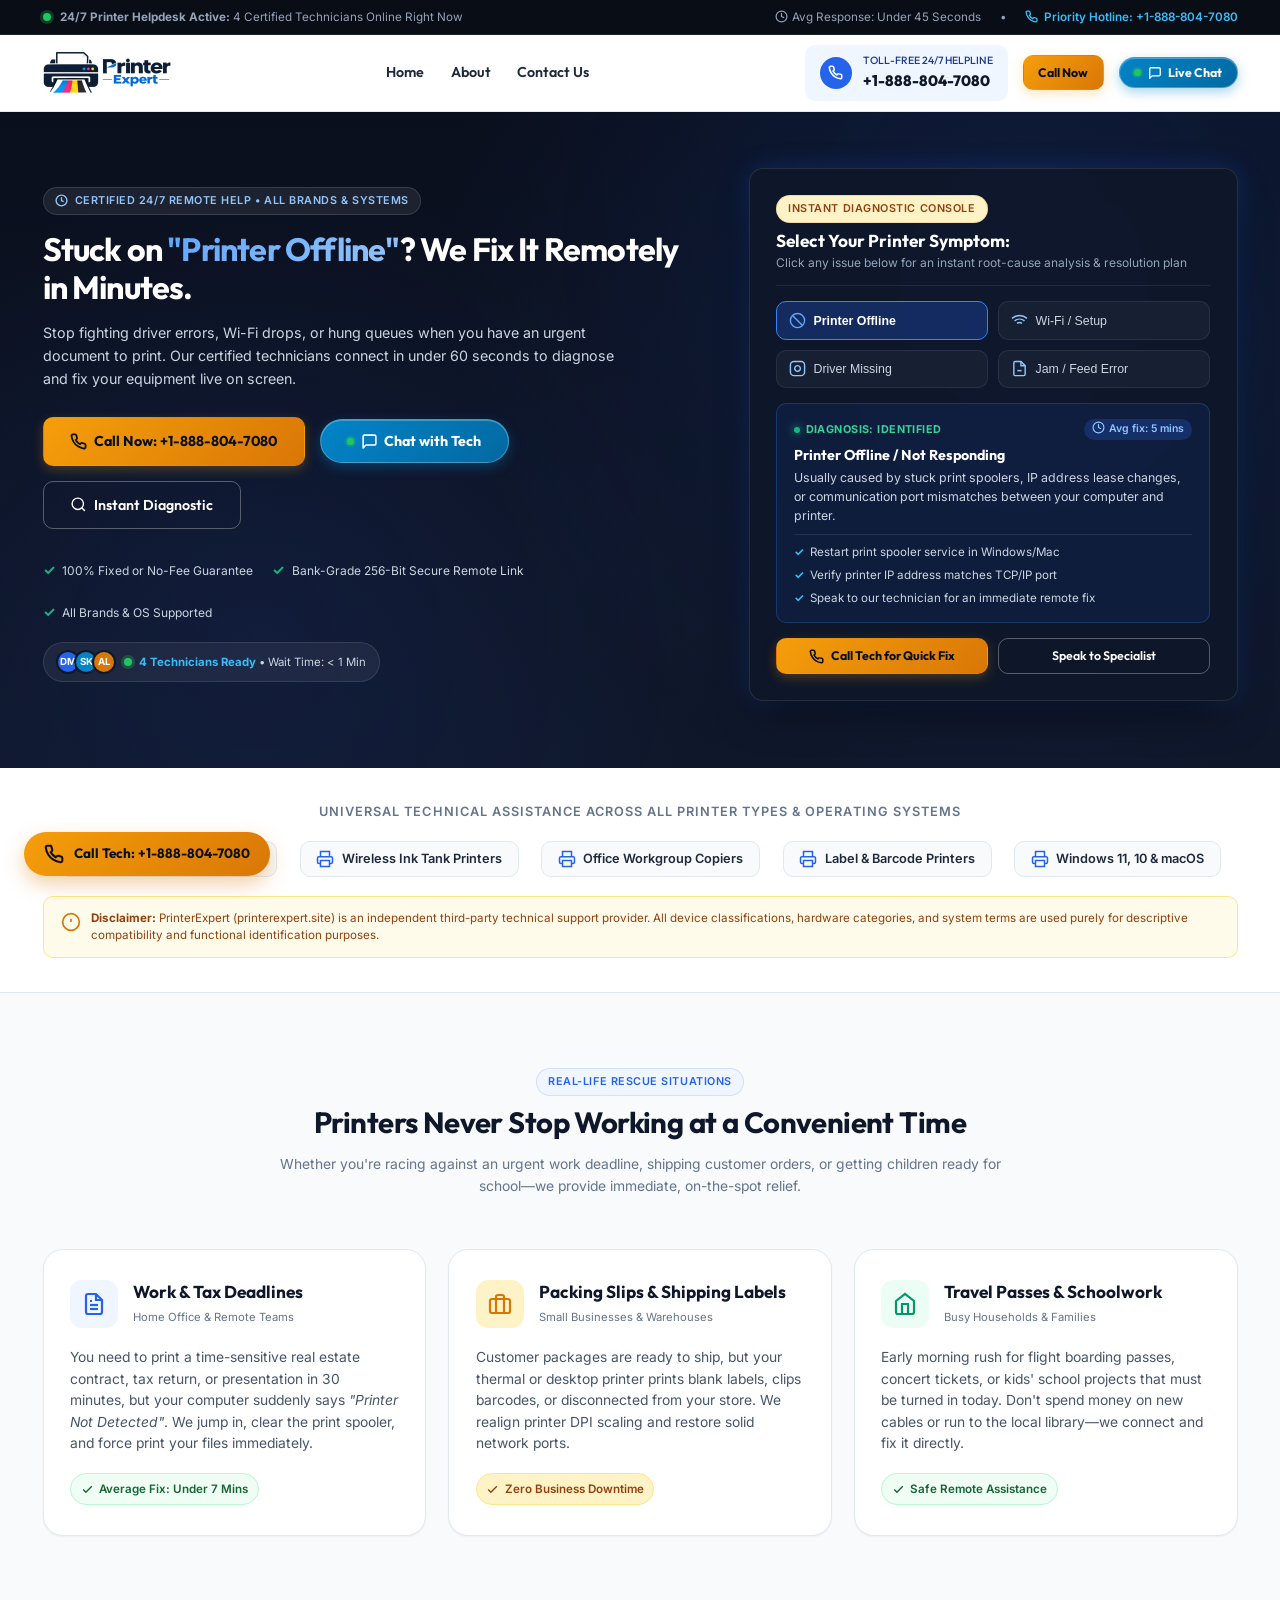
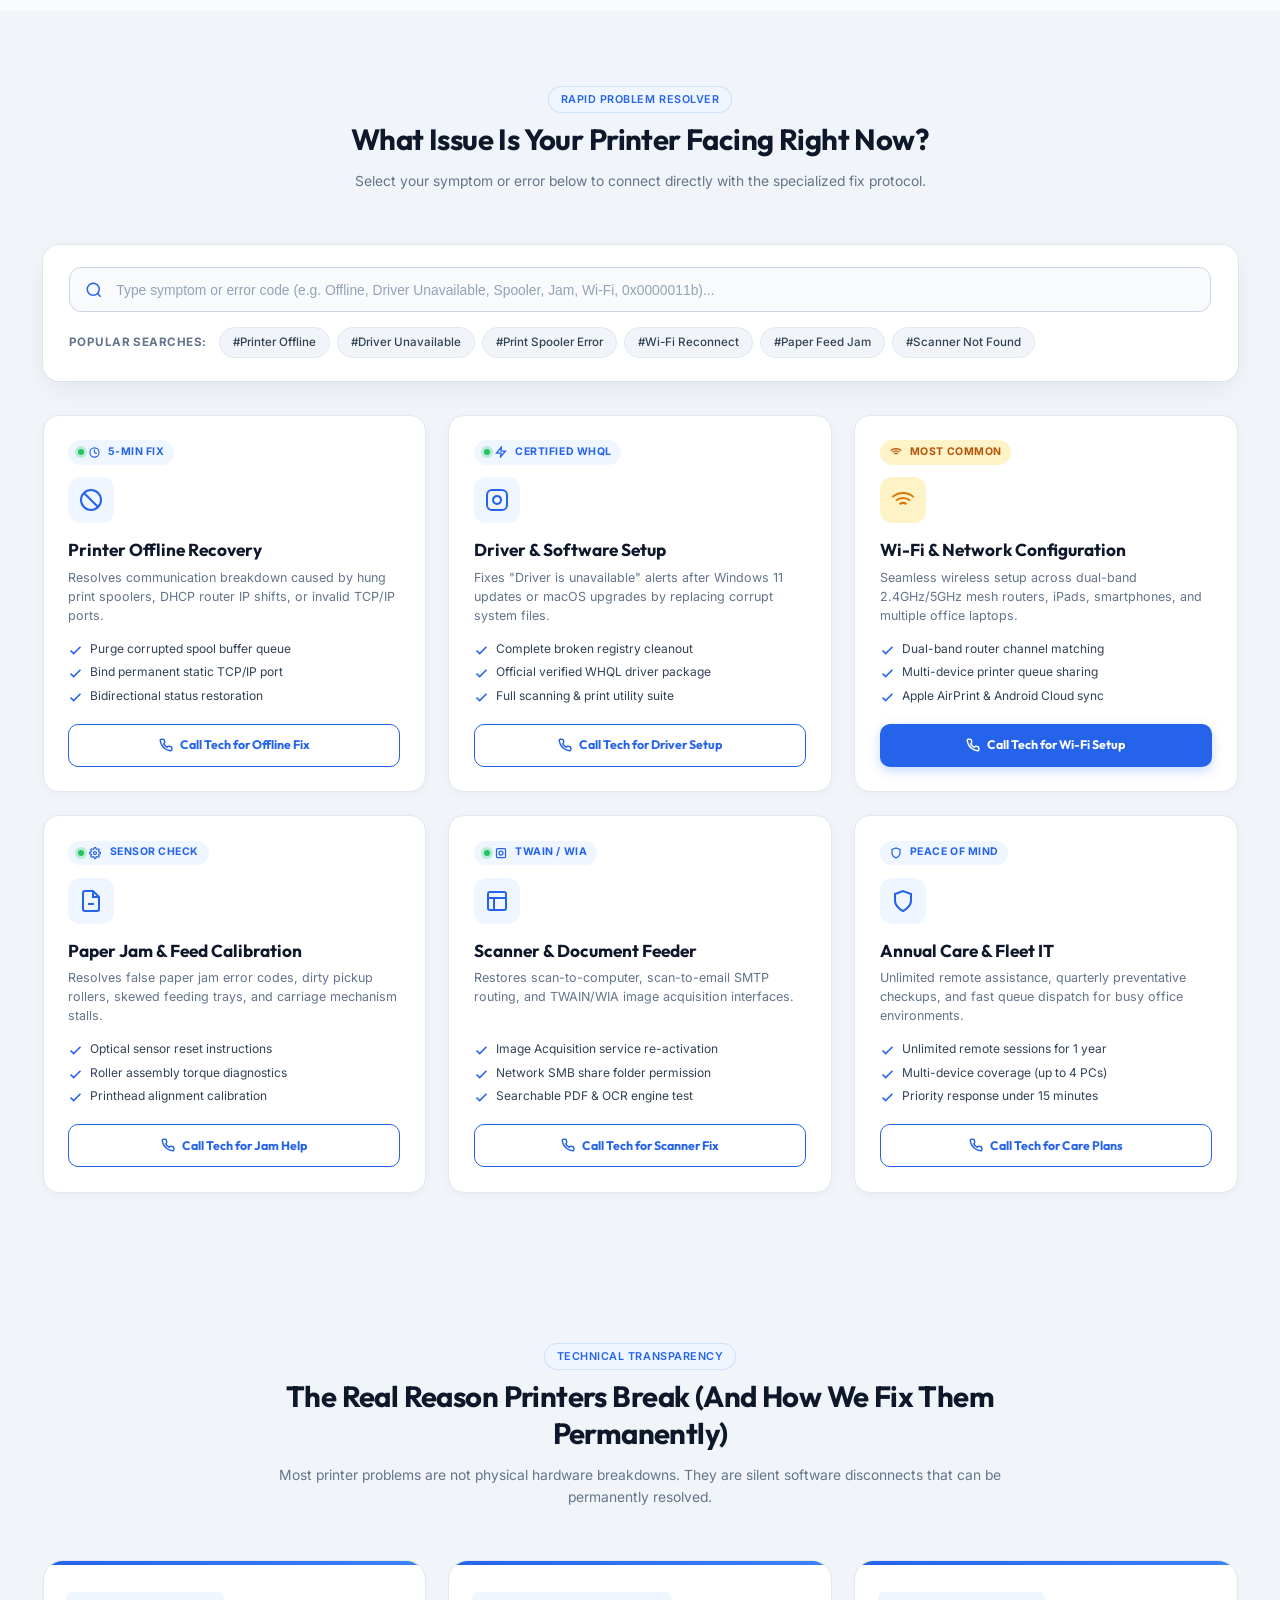
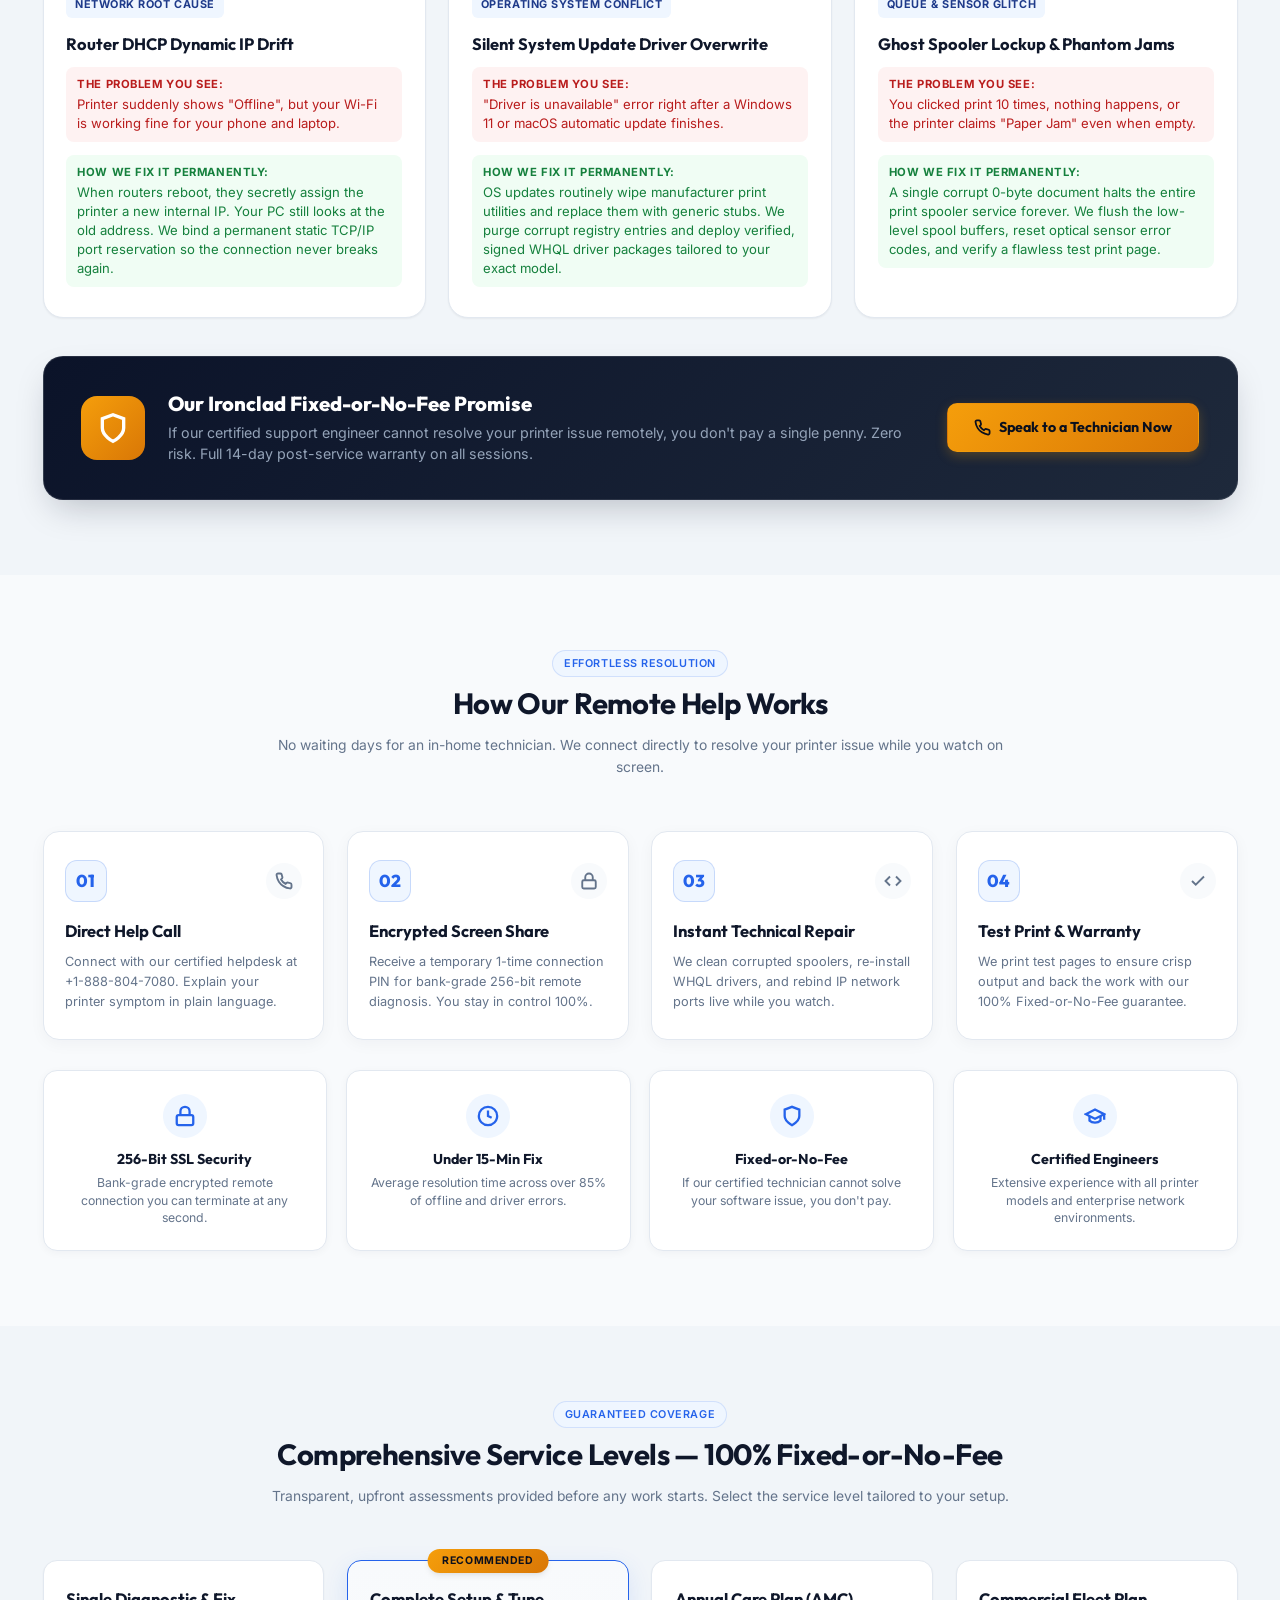
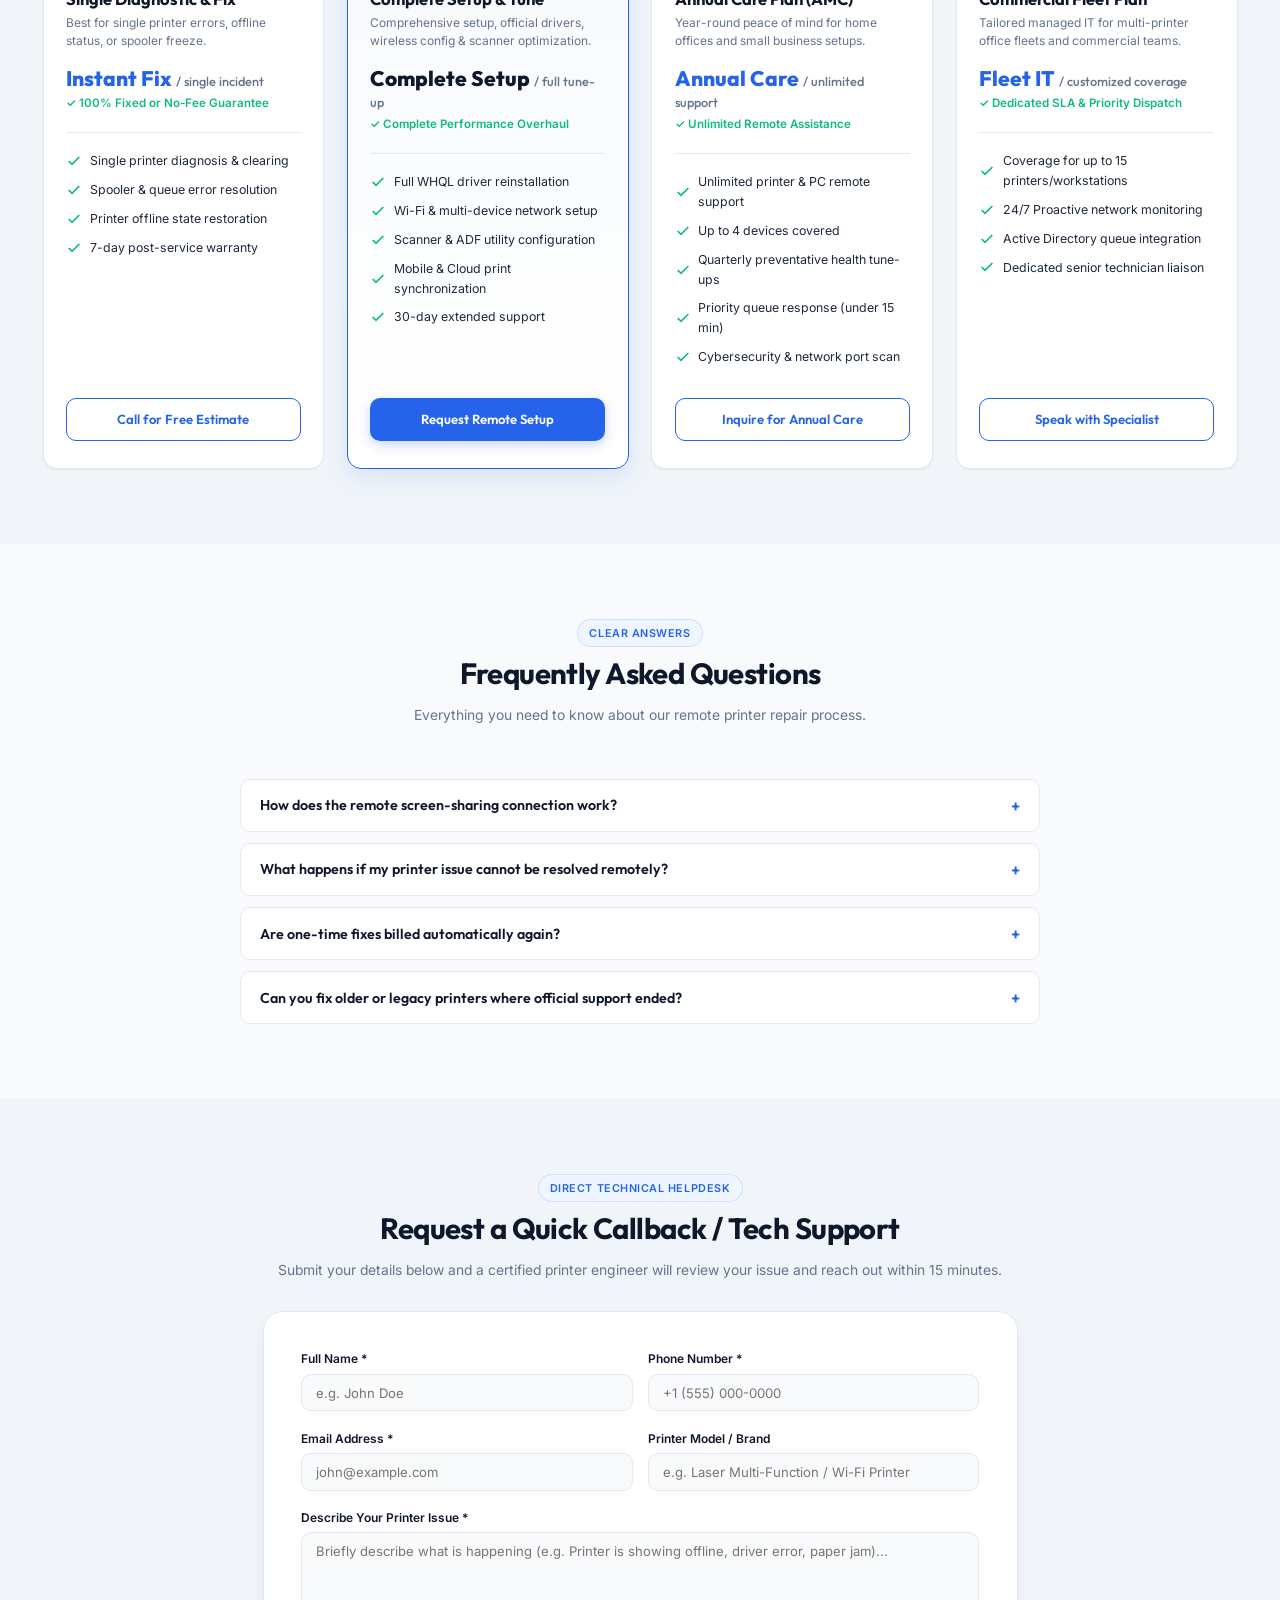
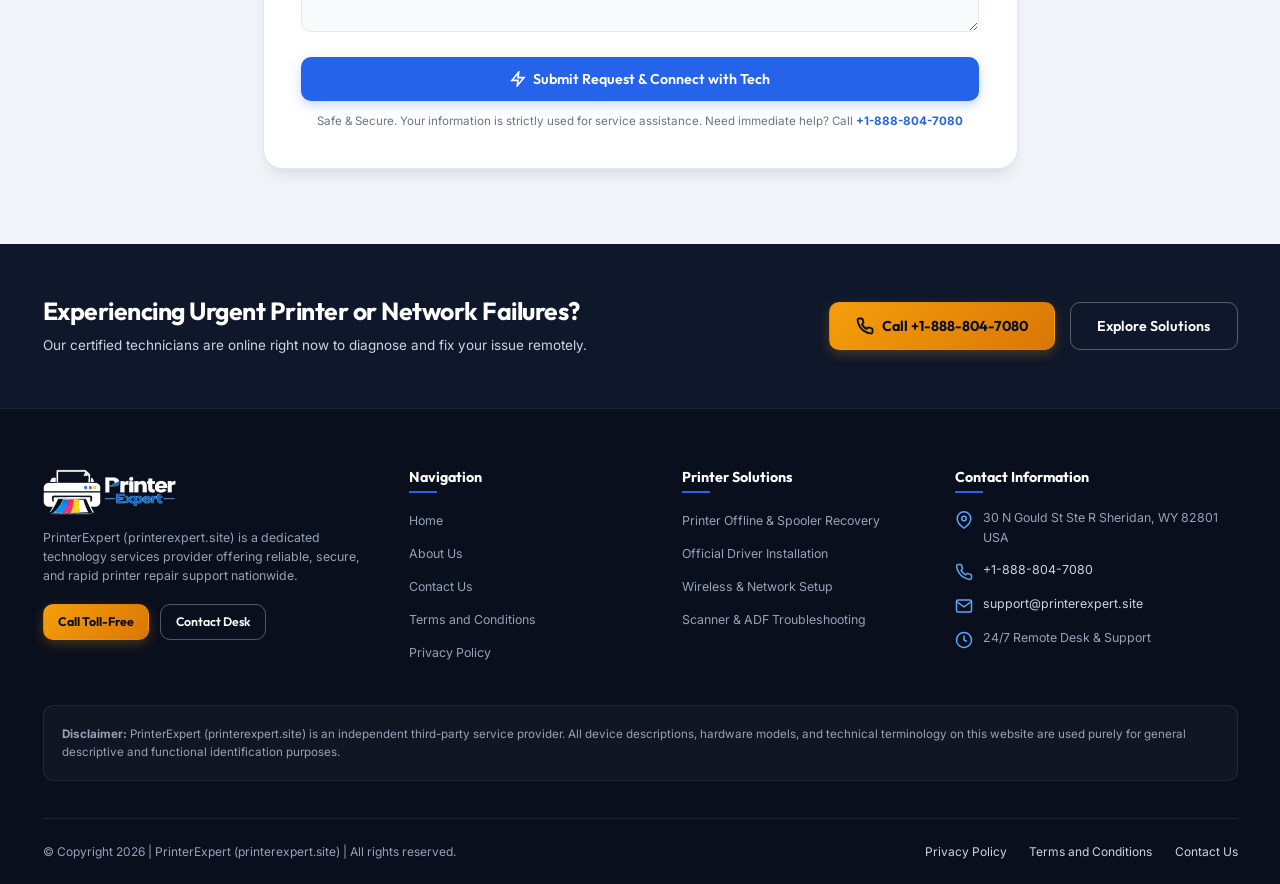
<file: index.html>
<!DOCTYPE html>
<html lang="en">
<head>
  <meta charset="UTF-8">
  <meta name="viewport" content="width=device-width, initial-scale=1.0">
  <title>Printer Help & Rapid Remote Repair | PrinterExpert</title>
  <meta name="description" content="Instant 24/7 printer help. Certified technicians resolve offline errors, Wi-Fi drops, driver issues, and paper jams remotely in minutes. Call +1-888-804-7080.">
  <link rel="stylesheet" href="css/style.css?v=3.0">
  <link rel="icon" href="data:image/svg+xml,<svg xmlns='http://www.w3.org/2000/svg' viewBox='0 0 24 24' fill='%232563eb'><path d='M19 8H5c-1.66 0-3 1.34-3 3v6h4v4h12v-4h4v-6c0-1.66-1.34-3-3-3zm-3 11H8v-5h8v5zm3-7c-.55 0-1-.45-1-1s.45-1 1-1 1 .45 1 1-.45 1-1 1zm-1-9H6v4h12V3z'/></svg>">
  
  <script>
    // Pure Direct JivoChat Trigger
    window._wantsJivoOpen = false;
    window.openJivoChat = function(e) {
      if (e && typeof e.preventDefault === 'function') e.preventDefault();
      
      // 1. Direct call if Jivo API is ready
      if (window.jivo_api && typeof window.jivo_api.open === 'function') {
        try {
          window.jivo_api.open();
          return;
        } catch (err) {
          try { window.jivo_api.open({ start: 'chat' }); return; } catch (e2) {}
        }
      }

      // 2. Click any DOM elements created by Jivo
      try {
        var jEl = document.getElementById('jivo_container') || 
                  document.querySelector('jdiv[class*="label"], jdiv[class*="button"], [class*="jivo"]');
        if (jEl && typeof jEl.click === 'function') jEl.click();
      } catch (err) {}

      // 3. Mark intent to open immediately on load
      window._wantsJivoOpen = true;

      // 4. Fast polling (every 50ms) to open the millisecond Jivo is ready
      var attempts = 0;
      var timer = setInterval(function() {
        attempts++;
        if (window.jivo_api && typeof window.jivo_api.open === 'function') {
          try {
            window.jivo_api.open();
            window._wantsJivoOpen = false;
            clearInterval(timer);
            return;
          } catch (err) {}
        }
        if (attempts >= 100) clearInterval(timer);
      }, 50);
    };

    // Jivo Native Ready Callback
    window.jivo_onLoadCallback = function() {
      if (window._wantsJivoOpen && window.jivo_api && typeof window.jivo_api.open === 'function') {
        try {
          window.jivo_api.open();
          window._wantsJivoOpen = false;
        } catch (err) {}
      }
    };
  </script>
</head>
<body>

  <!-- Top Urgency / Live Status Ticker -->
  <div class="top-urgency-bar">
    <div class="container" style="display: flex; justify-content: space-between; align-items: center; width: 100%;">
      <div class="top-urgency-left">
        <span class="live-beacon"></span>
        <span><strong>24/7 Printer Helpdesk Active:</strong> 4 Certified Technicians Online Right Now</span>
      </div>
      <div class="top-urgency-right">
        <span><svg width="13" height="13" viewBox="0 0 24 24" fill="none" stroke="currentColor" stroke-width="2.2" stroke-linecap="round" stroke-linejoin="round" style="display:inline-block; vertical-align:-2px; margin-right:4px;"><circle cx="12" cy="12" r="10"></circle><polyline points="12 6 12 12 16 14"></polyline></svg>Avg Response: Under 45 Seconds</span>
        <span>•</span>
        <a href="tel:+18888047080" class="top-urgency-link">
          <svg width="13" height="13" viewBox="0 0 24 24" fill="none" stroke="currentColor" stroke-width="2.5"><path d="M22 16.92v3a2 2 0 0 1-2.18 2 19.79 19.79 0 0 1-8.63-3.07 19.5 19.5 0 0 1-6-6 19.79 19.79 0 0 1-3.07-8.67A2 2 0 0 1 4.11 2h3a2 2 0 0 1 2 1.72 12.84 12.84 0 0 0 .7 2.81 2 2 0 0 1-.45 2.11L8.09 9.91a16 16 0 0 0 6 6l1.27-1.27a2 2 0 0 1 2.11-.45 12.84 12.84 0 0 0 2.81.7A2 2 0 0 1 22 16.92z"></path></svg>
          Priority Hotline: +1-888-804-7080
        </a>
      </div>
    </div>
  </div>

  <!-- Main Navigation Header (Unified Desktop & Mobile) -->
  <header class="site-header">
    <div class="container nav-container">
      <a href="index.html" class="brand-logo" aria-label="PrinterExpert Home">
        <img src="images/logo.png" alt="PrinterExpert" class="brand-logo-img">
      </a>

      <!-- Clean Header Menu: Home, About, Contact Us Only -->
      <nav class="nav-menu">
        <a href="index.html" class="nav-link">Home</a>
        <a href="about.html" class="nav-link">About</a>
        <a href="contact.html" class="nav-link">Contact Us</a>
      </nav>

      <div class="nav-cta">
        <a href="tel:+18888047080" class="phone-quick-cta">
          <div class="phone-icon-pulse">
            <svg width="15" height="15" viewBox="0 0 24 24" fill="none" stroke="currentColor" stroke-width="2.5"><path d="M22 16.92v3a2 2 0 0 1-2.18 2 19.79 19.79 0 0 1-8.63-3.07 19.5 19.5 0 0 1-6-6 19.79 19.79 0 0 1-3.07-8.67A2 2 0 0 1 4.11 2h3a2 2 0 0 1 2 1.72 12.84 12.84 0 0 0 .7 2.81 2 2 0 0 1-.45 2.11L8.09 9.91a16 16 0 0 0 6 6l1.27-1.27a2 2 0 0 1 2.11-.45 12.84 12.84 0 0 0 2.81.7A2 2 0 0 1 22 16.92z"></path></svg>
          </div>
          <div>
            <div style="font-size: 0.7rem; color: var(--primary-dark); font-weight: 500;">TOLL-FREE 24/7 HELPLINE</div>
            <div style="font-weight: 800; color: var(--navy-900);">+1-888-804-7080</div>
          </div>
        </a>
        <a href="tel:+18888047080" class="btn btn-accent btn-sm">Call Now</a>
        <button type="button" onclick="openJivoChat(event)" class="btn btn-chat btn-sm" aria-label="Start Live Chat">
          <span class="btn-chat-live-dot"></span>
          <svg class="btn-chat-icon" width="14" height="14" viewBox="0 0 24 24" fill="none" stroke="currentColor" stroke-width="2.2" stroke-linecap="round" stroke-linejoin="round"><path d="M21 15a2 2 0 0 1-2 2H7l-4 4V5a2 2 0 0 1 2-2h14a2 2 0 0 1 2 2z"></path></svg>
          <span>Live Chat</span>
        </button>
        <button class="mobile-toggle" aria-label="Toggle navigation">☰</button>
      </div>
    </div>
  </header>

  <!-- Hero Section with Interactive Diagnostic Console -->
  <section class="hero">
    <div class="container hero-grid">
      <div class="hero-content">
        <div class="badge badge-dark">
          <svg width="13" height="13" viewBox="0 0 24 24" fill="none" stroke="currentColor" stroke-width="2.5"><circle cx="12" cy="12" r="10"></circle><polyline points="12 6 12 12 16 14"></polyline></svg>
          CERTIFIED 24/7 REMOTE HELP • ALL BRANDS & SYSTEMS
        </div>

        <h1 class="hero-title">
          Stuck on <span class="text-gradient">"Printer Offline"</span>? We Fix It Remotely in Minutes.
        </h1>

        <p class="hero-desc">
          Stop fighting driver errors, Wi-Fi drops, or hung queues when you have an urgent document to print. Our certified technicians connect in under 60 seconds to diagnose and fix your equipment live on screen.
        </p>

        <div class="hero-buttons">
          <a href="tel:+18888047080" class="btn btn-accent btn-lg btn-pulse">
            <svg width="17" height="17" viewBox="0 0 24 24" fill="none" stroke="currentColor" stroke-width="2.5"><path d="M22 16.92v3a2 2 0 0 1-2.18 2 19.79 19.79 0 0 1-8.63-3.07 19.5 19.5 0 0 1-6-6 19.79 19.79 0 0 1-3.07-8.67A2 2 0 0 1 4.11 2h3a2 2 0 0 1 2 1.72 12.84 12.84 0 0 0 .7 2.81 2 2 0 0 1-.45 2.11L8.09 9.91a16 16 0 0 0 6 6l1.27-1.27a2 2 0 0 1 2.11-.45 12.84 12.84 0 0 0 2.81.7A2 2 0 0 1 22 16.92z"></path></svg>
            Call Now: +1-888-804-7080
          </a>
          <button type="button" onclick="openJivoChat(event)" class="btn btn-chat btn-lg" aria-label="Chat with Technician">
            <span class="btn-chat-live-dot"></span>
            <svg class="btn-chat-icon" width="17" height="17" viewBox="0 0 24 24" fill="none" stroke="currentColor" stroke-width="2.2" stroke-linecap="round" stroke-linejoin="round"><path d="M21 15a2 2 0 0 1-2 2H7l-4 4V5a2 2 0 0 1 2-2h14a2 2 0 0 1 2 2z"></path></svg>
            <span>Chat with Tech</span>
          </button>
          <a href="#troubleshooter" class="btn btn-outline-white btn-lg">
            <svg width="17" height="17" viewBox="0 0 24 24" fill="none" stroke="currentColor" stroke-width="2"><circle cx="11" cy="11" r="8"></circle><line x1="21" y1="21" x2="16.65" y2="16.65"></line></svg>
            Instant Diagnostic
          </a>
        </div>

        <div class="hero-guarantees">
          <div class="guarantee-item">
            <span class="guarantee-icon">✓</span> 100% Fixed or No-Fee Guarantee
          </div>
          <div class="guarantee-item">
            <span class="guarantee-icon">✓</span> Bank-Grade 256-Bit Secure Remote Link
          </div>
          <div class="guarantee-item">
            <span class="guarantee-icon">✓</span> All Brands & OS Supported
          </div>
        </div>

        <!-- Live Agent Dispatch Indicator -->
        <div class="agent-status-strip">
          <div class="agent-avatars">
            <div class="agent-avatar-img">DM</div>
            <div class="agent-avatar-img" style="background: #0284c7;">SK</div>
            <div class="agent-avatar-img" style="background: #d97706;">AL</div>
          </div>
          <div class="agent-status-text">
            <span class="live-beacon" style="margin-right: 4px;"></span>
            <strong>4 Technicians Ready</strong> • Wait Time: &lt; 1 Min
          </div>
        </div>
      </div>

      <!-- Smart Diagnostic Console -->
      <div class="hero-card" id="troubleshooter">
        <div class="hero-card-header">
          <div class="badge badge-amber">Instant Diagnostic Console</div>
          <h3>Select Your Printer Symptom:</h3>
          <p>Click any issue below for an instant root-cause analysis & resolution plan</p>
        </div>

        <div class="troubleshoot-options">
          <button class="troubleshoot-btn active" data-issue="offline">
            <svg viewBox="0 0 24 24" fill="none" stroke="currentColor" stroke-width="2"><circle cx="12" cy="12" r="10"></circle><line x1="4.93" y1="4.93" x2="19.07" y2="19.07"></line></svg>
            Printer Offline
          </button>
          <button class="troubleshoot-btn" data-issue="wifi">
            <svg viewBox="0 0 24 24" fill="none" stroke="currentColor" stroke-width="2"><path d="M5 12.55a11 11 0 0 1 14.08 0"></path><path d="M1.42 9a16 16 0 0 1 21.16 0"></path><path d="M8.53 16.11a6 6 0 0 1 6.95 0"></path><line x1="12" y1="20" x2="12.01" y2="20"></line></svg>
            Wi-Fi / Setup
          </button>
          <button class="troubleshoot-btn" data-issue="driver">
            <svg viewBox="0 0 24 24" fill="none" stroke="currentColor" stroke-width="2"><rect x="2" y="2" width="20" height="20" rx="5" ry="5"></rect><path d="M16 11.37A4 4 0 1 1 12.63 8 4 4 0 0 1 16 11.37z"></path><line x1="17.5" y1="6.5" x2="17.51" y2="6.5"></line></svg>
            Driver Missing
          </button>
          <button class="troubleshoot-btn" data-issue="paperjam">
            <svg viewBox="0 0 24 24" fill="none" stroke="currentColor" stroke-width="2"><path d="M14 2H6a2 2 0 0 0-2 2v16a2 2 0 0 0 2 2h12a2 2 0 0 0 2-2V8z"></path><polyline points="14 2 14 8 20 8"></polyline><line x1="9" y1="15" x2="15" y2="15"></line></svg>
            Jam / Feed Error
          </button>
        </div>

        <div class="troubleshoot-result">
          <div class="diag-status-row">
            <div class="diag-status-badge">
              <span class="diag-status-dot"></span> Diagnosis: Identified
            </div>
            <span class="diag-eta" id="troubleshootEta"><svg width="13" height="13" viewBox="0 0 24 24" fill="none" stroke="currentColor" stroke-width="2.2" stroke-linecap="round" stroke-linejoin="round" style="display:inline-block; vertical-align:-2px; margin-right:4px;"><circle cx="12" cy="12" r="10"></circle><polyline points="12 6 12 12 16 14"></polyline></svg>Avg fix: 5 mins</span>
          </div>
          <h4 id="troubleshootTitle">Printer Offline / Not Responding</h4>
          <p id="troubleshootDesc">
            Usually caused by stuck print spoolers, IP address lease changes, or communication port mismatches between your computer and printer.
          </p>
          <ul class="troubleshoot-steps" id="troubleshootSteps">
            <li><span>✓</span> Restart print spooler service in Windows/Mac</li>
            <li><span>✓</span> Verify printer IP address matches TCP/IP port</li>
            <li><span>✓</span> Speak to our technician for an immediate remote fix</li>
          </ul>
        </div>

        <div class="troubleshoot-actions">
          <a href="tel:+18888047080" class="btn btn-accent btn-sm">
            <svg width="15" height="15" viewBox="0 0 24 24" fill="none" stroke="currentColor" stroke-width="2.5"><path d="M22 16.92v3a2 2 0 0 1-2.18 2 19.79 19.79 0 0 1-8.63-3.07 19.5 19.5 0 0 1-6-6 19.79 19.79 0 0 1-3.07-8.67A2 2 0 0 1 4.11 2h3a2 2 0 0 1 2 1.72 12.84 12.84 0 0 0 .7 2.81 2 2 0 0 1-.45 2.11L8.09 9.91a16 16 0 0 0 6 6l1.27-1.27a2 2 0 0 1 2.11-.45 12.84 12.84 0 0 0 2.81.7A2 2 0 0 1 22 16.92z"></path></svg>
            Call Tech for Quick Fix
          </a>
          <a href="tel:+18888047080" class="btn btn-outline-white btn-sm">
            Speak to Specialist
          </a>
        </div>
      </div>
    </div>
  </section>

  <!-- Hardware Compatibility & Independent Notice -->
  <section class="brand-strip">
    <div class="container">
      <div class="brand-strip-title">Universal Technical Assistance Across All Printer Types & Operating Systems</div>
      <div class="brand-logos-grid">
        <div class="brand-pill">
          <svg width="18" height="18" viewBox="0 0 24 24" fill="none" stroke="var(--primary)" stroke-width="2"><polyline points="6 9 6 2 18 2 18 9"></polyline><path d="M6 18H4a2 2 0 0 1-2-2v-5a2 2 0 0 1 2-2h16a2 2 0 0 1 2 2v5a2 2 0 0 1-2 2h-2"></path><rect x="6" y="14" width="12" height="8"></rect></svg>
          LaserJet & Multi-Function
        </div>
        <div class="brand-pill">
          <svg width="18" height="18" viewBox="0 0 24 24" fill="none" stroke="var(--primary)" stroke-width="2"><polyline points="6 9 6 2 18 2 18 9"></polyline><path d="M6 18H4a2 2 0 0 1-2-2v-5a2 2 0 0 1 2-2h16a2 2 0 0 1 2 2v5a2 2 0 0 1-2 2h-2"></path><rect x="6" y="14" width="12" height="8"></rect></svg>
          Wireless Ink Tank Printers
        </div>
        <div class="brand-pill">
          <svg width="18" height="18" viewBox="0 0 24 24" fill="none" stroke="var(--primary)" stroke-width="2"><polyline points="6 9 6 2 18 2 18 9"></polyline><path d="M6 18H4a2 2 0 0 1-2-2v-5a2 2 0 0 1 2-2h16a2 2 0 0 1 2 2v5a2 2 0 0 1-2 2h-2"></path><rect x="6" y="14" width="12" height="8"></rect></svg>
          Office Workgroup Copiers
        </div>
        <div class="brand-pill">
          <svg width="18" height="18" viewBox="0 0 24 24" fill="none" stroke="var(--primary)" stroke-width="2"><polyline points="6 9 6 2 18 2 18 9"></polyline><path d="M6 18H4a2 2 0 0 1-2-2v-5a2 2 0 0 1 2-2h16a2 2 0 0 1 2 2v5a2 2 0 0 1-2 2h-2"></path><rect x="6" y="14" width="12" height="8"></rect></svg>
          Label & Barcode Printers
        </div>
        <div class="brand-pill">
          <svg width="18" height="18" viewBox="0 0 24 24" fill="none" stroke="var(--primary)" stroke-width="2"><polyline points="6 9 6 2 18 2 18 9"></polyline><path d="M6 18H4a2 2 0 0 1-2-2v-5a2 2 0 0 1 2-2h16a2 2 0 0 1 2 2v5a2 2 0 0 1-2 2h-2"></path><rect x="6" y="14" width="12" height="8"></rect></svg>
          Windows 11, 10 & macOS
        </div>
      </div>

      <div class="disclaimer-box">
        <svg width="20" height="20" viewBox="0 0 24 24" fill="none" stroke="currentColor" stroke-width="2"><circle cx="12" cy="12" r="10"></circle><line x1="12" y1="8" x2="12" y2="12"></line><line x1="12" y1="16" x2="12.01" y2="16"></line></svg>
        <div>
          <strong>Disclaimer:</strong> PrinterExpert (printerexpert.site) is an independent third-party technical support provider. All device classifications, hardware categories, and system terms are used purely for descriptive compatibility and functional identification purposes.
        </div>
      </div>
    </div>
  </section>

  <!-- Everyday Scenarios We Rescue (Empathetic & Creative Content) -->
  <section class="section">
    <div class="container">
      <div class="section-header">
        <div class="badge badge-primary">Real-Life Rescue Situations</div>
        <h2 class="section-title">Printers Never Stop Working at a Convenient Time</h2>
        <p class="section-subtitle">
          Whether you're racing against an urgent work deadline, shipping customer orders, or getting children ready for school—we provide immediate, on-the-spot relief.
        </p>
      </div>

      <div class="scenarios-grid">
        <!-- Scenario 1 -->
        <div class="scenario-card">
          <div class="scenario-header">
            <div class="scenario-icon-box">
              <svg width="24" height="24" viewBox="0 0 24 24" fill="none" stroke="currentColor" stroke-width="2.2"><path d="M14 2H6a2 2 0 0 0-2 2v16a2 2 0 0 0 2 2h12a2 2 0 0 0 2-2V8z"></path><polyline points="14 2 14 8 20 8"></polyline><line x1="16" y1="13" x2="8" y2="13"></line><line x1="16" y1="17" x2="8" y2="17"></line><polyline points="10 9 9 9 8 9"></polyline></svg>
            </div>
            <div>
              <h3 class="scenario-title">Work & Tax Deadlines</h3>
              <span style="font-size:0.75rem; color:var(--slate-500);">Home Office & Remote Teams</span>
            </div>
          </div>
          <p class="scenario-desc">
            You need to print a time-sensitive real estate contract, tax return, or presentation in 30 minutes, but your computer suddenly says <em>"Printer Not Detected"</em>. We jump in, clear the print spooler, and force print your files immediately.
          </p>
          <div class="scenario-tag">
            <svg width="13" height="13" viewBox="0 0 24 24" fill="none" stroke="currentColor" stroke-width="2.5"><polyline points="20 6 9 17 4 12"></polyline></svg>
            Average Fix: Under 7 Mins
          </div>
        </div>

        <!-- Scenario 2 -->
        <div class="scenario-card">
          <div class="scenario-header">
            <div class="scenario-icon-box" style="background:#fef3c7; color:#d97706;">
              <svg width="24" height="24" viewBox="0 0 24 24" fill="none" stroke="currentColor" stroke-width="2.2"><rect x="2" y="7" width="20" height="14" rx="2" ry="2"></rect><path d="M16 21V5a2 2 0 0 0-2-2h-4a2 2 0 0 0-2 2v16"></path></svg>
            </div>
            <div>
              <h3 class="scenario-title">Packing Slips & Shipping Labels</h3>
              <span style="font-size:0.75rem; color:var(--slate-500);">Small Businesses & Warehouses</span>
            </div>
          </div>
          <p class="scenario-desc">
            Customer packages are ready to ship, but your thermal or desktop printer prints blank labels, clips barcodes, or disconnected from your store. We realign printer DPI scaling and restore solid network ports.
          </p>
          <div class="scenario-tag" style="background:#fef3c7; color:#92400e; border-color:#fde68a;">
            <svg width="13" height="13" viewBox="0 0 24 24" fill="none" stroke="currentColor" stroke-width="2.5"><polyline points="20 6 9 17 4 12"></polyline></svg>
            Zero Business Downtime
          </div>
        </div>

        <!-- Scenario 3 -->
        <div class="scenario-card">
          <div class="scenario-header">
            <div class="scenario-icon-box" style="background:#ecfdf5; color:#059669;">
              <svg width="24" height="24" viewBox="0 0 24 24" fill="none" stroke="currentColor" stroke-width="2.2"><path d="M3 9l9-7 9 7v11a2 2 0 0 1-2 2H5a2 2 0 0 1-2-2z"></path><polyline points="9 22 9 12 15 12 15 22"></polyline></svg>
            </div>
            <div>
              <h3 class="scenario-title">Travel Passes & Schoolwork</h3>
              <span style="font-size:0.75rem; color:var(--slate-500);">Busy Households & Families</span>
            </div>
          </div>
          <p class="scenario-desc">
            Early morning rush for flight boarding passes, concert tickets, or kids' school projects that must be turned in today. Don't spend money on new cables or run to the local library—we connect and fix it directly.
          </p>
          <div class="scenario-tag">
            <svg width="13" height="13" viewBox="0 0 24 24" fill="none" stroke="currentColor" stroke-width="2.5"><polyline points="20 6 9 17 4 12"></polyline></svg>
            Safe Remote Assistance
          </div>
        </div>
      </div>
    </div>
  </section>

  <!-- Quick Problem Finder / Error Code Filter Section -->
  <section class="section section-slate" id="solutions">
    <div class="container">
      <div class="section-header">
        <div class="badge badge-primary">Rapid Problem Resolver</div>
        <h2 class="section-title">What Issue Is Your Printer Facing Right Now?</h2>
        <p class="section-subtitle">
          Select your symptom or error below to connect directly with the specialized fix protocol.
        </p>
      </div>

      <!-- Quick Search & Tag Filter -->
      <div class="quick-search-wrapper">
        <div class="quick-search-box">
          <svg class="quick-search-icon" width="18" height="18" viewBox="0 0 24 24" fill="none" stroke="currentColor" stroke-width="2"><circle cx="11" cy="11" r="8"></circle><line x1="21" y1="21" x2="16.65" y2="16.65"></line></svg>
          <input type="text" id="errorSearchInput" class="quick-search-input" placeholder="Type symptom or error code (e.g. Offline, Driver Unavailable, Spooler, Jam, Wi-Fi, 0x0000011b)...">
        </div>
        <div class="quick-tag-pills">
          <span class="quick-tag-label">Popular Searches:</span>
          <span class="quick-tag-pill" data-filter="offline">#Printer Offline</span>
          <span class="quick-tag-pill" data-filter="driver">#Driver Unavailable</span>
          <span class="quick-tag-pill" data-filter="spooler">#Print Spooler Error</span>
          <span class="quick-tag-pill" data-filter="wifi">#Wi-Fi Reconnect</span>
          <span class="quick-tag-pill" data-filter="jam">#Paper Feed Jam</span>
          <span class="quick-tag-pill" data-filter="scanner">#Scanner Not Found</span>
        </div>
      </div>

      <!-- 6 Core Problem Solutions Cards (Modern Elevated UI) -->
      <div class="services-grid" id="solutionsGrid">
        
        <!-- Card 1: Offline -->
        <div class="resolver-card solution-item" data-tags="offline spooler port ip">
          <div class="resolver-card-badge">
            <span class="live-beacon" style="width:6px; height:6px;"></span> <svg width="11" height="11" viewBox="0 0 24 24" fill="none" stroke="currentColor" stroke-width="2.5" stroke-linecap="round" stroke-linejoin="round" style="display:inline-block; vertical-align:-1px; margin-right:2px;"><circle cx="12" cy="12" r="10"></circle><polyline points="12 6 12 12 16 14"></polyline></svg>5-Min Fix
          </div>
          <div class="resolver-card-icon">
            <svg width="24" height="24" viewBox="0 0 24 24" fill="none" stroke="currentColor" stroke-width="2"><circle cx="12" cy="12" r="10"></circle><line x1="4.93" y1="4.93" x2="19.07" y2="19.07"></line></svg>
          </div>
          <h3 class="resolver-card-title">Printer Offline Recovery</h3>
          <p class="resolver-card-desc">
            Resolves communication breakdown caused by hung print spoolers, DHCP router IP shifts, or invalid TCP/IP ports.
          </p>
          <ul class="resolver-card-list">
            <li><svg width="15" height="15" viewBox="0 0 24 24" fill="none" stroke="currentColor" stroke-width="2.5"><polyline points="20 6 9 17 4 12"></polyline></svg> Purge corrupted spool buffer queue</li>
            <li><svg width="15" height="15" viewBox="0 0 24 24" fill="none" stroke="currentColor" stroke-width="2.5"><polyline points="20 6 9 17 4 12"></polyline></svg> Bind permanent static TCP/IP port</li>
            <li><svg width="15" height="15" viewBox="0 0 24 24" fill="none" stroke="currentColor" stroke-width="2.5"><polyline points="20 6 9 17 4 12"></polyline></svg> Bidirectional status restoration</li>
          </ul>
          <a href="tel:+18888047080" class="btn btn-outline-primary resolver-btn">
            <svg width="14" height="14" viewBox="0 0 24 24" fill="none" stroke="currentColor" stroke-width="2.5"><path d="M22 16.92v3a2 2 0 0 1-2.18 2 19.79 19.79 0 0 1-8.63-3.07 19.5 19.5 0 0 1-6-6 19.79 19.79 0 0 1-3.07-8.67A2 2 0 0 1 4.11 2h3a2 2 0 0 1 2 1.72 12.84 12.84 0 0 0 .7 2.81 2 2 0 0 1-.45 2.11L8.09 9.91a16 16 0 0 0 6 6l1.27-1.27a2 2 0 0 1 2.11-.45 12.84 12.84 0 0 0 2.81.7A2 2 0 0 1 22 16.92z"></path></svg>
            Call Tech for Offline Fix
          </a>
        </div>

        <!-- Card 2: Driver & Software -->
        <div class="resolver-card solution-item" data-tags="driver unavailable software update whql">
          <div class="resolver-card-badge">
            <span class="live-beacon" style="width:6px; height:6px;"></span> <svg width="12" height="12" viewBox="0 0 24 24" fill="none" stroke="currentColor" stroke-width="2.5" style="display:inline-block; vertical-align:-1px; margin-right:3px;"><polygon points="13 2 3 14 12 14 11 22 21 10 12 10 13 2"></polygon></svg> Certified WHQL
          </div>
          <div class="resolver-card-icon">
            <svg width="24" height="24" viewBox="0 0 24 24" fill="none" stroke="currentColor" stroke-width="2"><rect x="2" y="2" width="20" height="20" rx="5" ry="5"></rect><path d="M16 11.37A4 4 0 1 1 12.63 8 4 4 0 0 1 16 11.37z"></path><line x1="17.5" y1="6.5" x2="17.51" y2="6.5"></line></svg>
          </div>
          <h3 class="resolver-card-title">Driver & Software Setup</h3>
          <p class="resolver-card-desc">
            Fixes "Driver is unavailable" alerts after Windows 11 updates or macOS upgrades by replacing corrupt system files.
          </p>
          <ul class="resolver-card-list">
            <li><svg width="15" height="15" viewBox="0 0 24 24" fill="none" stroke="currentColor" stroke-width="2.5"><polyline points="20 6 9 17 4 12"></polyline></svg> Complete broken registry cleanout</li>
            <li><svg width="15" height="15" viewBox="0 0 24 24" fill="none" stroke="currentColor" stroke-width="2.5"><polyline points="20 6 9 17 4 12"></polyline></svg> Official verified WHQL driver package</li>
            <li><svg width="15" height="15" viewBox="0 0 24 24" fill="none" stroke="currentColor" stroke-width="2.5"><polyline points="20 6 9 17 4 12"></polyline></svg> Full scanning & print utility suite</li>
          </ul>
          <a href="tel:+18888047080" class="btn btn-outline-primary resolver-btn">
            <svg width="14" height="14" viewBox="0 0 24 24" fill="none" stroke="currentColor" stroke-width="2.5"><path d="M22 16.92v3a2 2 0 0 1-2.18 2 19.79 19.79 0 0 1-8.63-3.07 19.5 19.5 0 0 1-6-6 19.79 19.79 0 0 1-3.07-8.67A2 2 0 0 1 4.11 2h3a2 2 0 0 1 2 1.72 12.84 12.84 0 0 0 .7 2.81 2 2 0 0 1-.45 2.11L8.09 9.91a16 16 0 0 0 6 6l1.27-1.27a2 2 0 0 1 2.11-.45 12.84 12.84 0 0 0 2.81.7A2 2 0 0 1 22 16.92z"></path></svg>
            Call Tech for Driver Setup
          </a>
        </div>

        <!-- Card 3: Wireless & Network -->
        <div class="resolver-card solution-item" data-tags="wifi network wireless router mobile airprint">
          <div class="resolver-card-badge" style="background:#fef3c7; color:#b45309;">
            <svg width="12" height="12" viewBox="0 0 24 24" fill="none" stroke="currentColor" stroke-width="2.5" style="display:inline-block; vertical-align:-1px; margin-right:3px;"><path d="M5 12.55a11 11 0 0 1 14.08 0"></path><path d="M1.42 9a16 16 0 0 1 21.16 0"></path><path d="M8.53 16.11a6 6 0 0 1 6.95 0"></path><line x1="12" y1="20" x2="12.01" y2="20"></line></svg> Most Common
          </div>
          <div class="resolver-card-icon" style="background:#fef3c7; color:#d97706;">
            <svg width="24" height="24" viewBox="0 0 24 24" fill="none" stroke="currentColor" stroke-width="2"><path d="M5 12.55a11 11 0 0 1 14.08 0"></path><path d="M1.42 9a16 16 0 0 1 21.16 0"></path><path d="M8.53 16.11a6 6 0 0 1 6.95 0"></path><line x1="12" y1="20" x2="12.01" y2="20"></line></svg>
          </div>
          <h3 class="resolver-card-title">Wi-Fi & Network Configuration</h3>
          <p class="resolver-card-desc">
            Seamless wireless setup across dual-band 2.4GHz/5GHz mesh routers, iPads, smartphones, and multiple office laptops.
          </p>
          <ul class="resolver-card-list">
            <li><svg width="15" height="15" viewBox="0 0 24 24" fill="none" stroke="currentColor" stroke-width="2.5"><polyline points="20 6 9 17 4 12"></polyline></svg> Dual-band router channel matching</li>
            <li><svg width="15" height="15" viewBox="0 0 24 24" fill="none" stroke="currentColor" stroke-width="2.5"><polyline points="20 6 9 17 4 12"></polyline></svg> Multi-device printer queue sharing</li>
            <li><svg width="15" height="15" viewBox="0 0 24 24" fill="none" stroke="currentColor" stroke-width="2.5"><polyline points="20 6 9 17 4 12"></polyline></svg> Apple AirPrint & Android Cloud sync</li>
          </ul>
          <a href="tel:+18888047080" class="btn btn-primary resolver-btn">
            <svg width="14" height="14" viewBox="0 0 24 24" fill="none" stroke="currentColor" stroke-width="2.5"><path d="M22 16.92v3a2 2 0 0 1-2.18 2 19.79 19.79 0 0 1-8.63-3.07 19.5 19.5 0 0 1-6-6 19.79 19.79 0 0 1-3.07-8.67A2 2 0 0 1 4.11 2h3a2 2 0 0 1 2 1.72 12.84 12.84 0 0 0 .7 2.81 2 2 0 0 1-.45 2.11L8.09 9.91a16 16 0 0 0 6 6l1.27-1.27a2 2 0 0 1 2.11-.45 12.84 12.84 0 0 0 2.81.7A2 2 0 0 1 22 16.92z"></path></svg>
            Call Tech for Wi-Fi Setup
          </a>
        </div>

        <!-- Card 4: Paper Jam & Hardware -->
        <div class="resolver-card solution-item" data-tags="jam paper feed roller sensor hardware error">
          <div class="resolver-card-badge">
            <span class="live-beacon" style="width:6px; height:6px;"></span> <svg width="12" height="12" viewBox="0 0 24 24" fill="none" stroke="currentColor" stroke-width="2.5" style="display:inline-block; vertical-align:-1px; margin-right:3px;"><circle cx="12" cy="12" r="3"></circle><path d="M19.4 15a1.65 1.65 0 0 0 .33 1.82l.06.06a2 2 0 0 1 0 2.83 2 2 0 0 1-2.83 0l-.06-.06a1.65 1.65 0 0 0-1.82-.33 1.65 1.65 0 0 0-1 1.51V21a2 2 0 0 1-2 2 2 2 0 0 1-2-2v-.09A1.65 1.65 0 0 0 9 19.4a1.65 1.65 0 0 0-1.82.33l-.06.06a2 2 0 0 1-2.83 0 2 2 0 0 1 0-2.83l.06-.06a1.65 1.65 0 0 0 .33-1.82 1.65 1.65 0 0 0-1.51-1H3a2 2 0 0 1-2-2 2 2 0 0 1 2-2h.09A1.65 1.65 0 0 0 4.6 9a1.65 1.65 0 0 0-.33-1.82l-.06-.06a2 2 0 0 1 0-2.83 2 2 0 0 1 2.83 0l.06.06a1.65 1.65 0 0 0 1.82.33H9a1.65 1.65 0 0 0 1-1.51V3a2 2 0 0 1 2-2 2 2 0 0 1 2 2v.09a1.65 1.65 0 0 0 1 1.51 1.65 1.65 0 0 0 1.82-.33l.06-.06a2 2 0 0 1 2.83 0 2 2 0 0 1 0 2.83l-.06.06a1.65 1.65 0 0 0-.33 1.82V9a1.65 1.65 0 0 0 1.51 1H21a2 2 0 0 1 2 2 2 2 0 0 1-2 2h-.09a1.65 1.65 0 0 0-1.51 1z"></path></svg> Sensor Check
          </div>
          <div class="resolver-card-icon">
            <svg width="24" height="24" viewBox="0 0 24 24" fill="none" stroke="currentColor" stroke-width="2"><path d="M14 2H6a2 2 0 0 0-2 2v16a2 2 0 0 0 2 2h12a2 2 0 0 0 2-2V8z"></path><polyline points="14 2 14 8 20 8"></polyline><line x1="9" y1="15" x2="15" y2="15"></line></svg>
          </div>
          <h3 class="resolver-card-title">Paper Jam & Feed Calibration</h3>
          <p class="resolver-card-desc">
            Resolves false paper jam error codes, dirty pickup rollers, skewed feeding trays, and carriage mechanism stalls.
          </p>
          <ul class="resolver-card-list">
            <li><svg width="15" height="15" viewBox="0 0 24 24" fill="none" stroke="currentColor" stroke-width="2.5"><polyline points="20 6 9 17 4 12"></polyline></svg> Optical sensor reset instructions</li>
            <li><svg width="15" height="15" viewBox="0 0 24 24" fill="none" stroke="currentColor" stroke-width="2.5"><polyline points="20 6 9 17 4 12"></polyline></svg> Roller assembly torque diagnostics</li>
            <li><svg width="15" height="15" viewBox="0 0 24 24" fill="none" stroke="currentColor" stroke-width="2.5"><polyline points="20 6 9 17 4 12"></polyline></svg> Printhead alignment calibration</li>
          </ul>
          <a href="tel:+18888047080" class="btn btn-outline-primary resolver-btn">
            <svg width="14" height="14" viewBox="0 0 24 24" fill="none" stroke="currentColor" stroke-width="2.5"><path d="M22 16.92v3a2 2 0 0 1-2.18 2 19.79 19.79 0 0 1-8.63-3.07 19.5 19.5 0 0 1-6-6 19.79 19.79 0 0 1-3.07-8.67A2 2 0 0 1 4.11 2h3a2 2 0 0 1 2 1.72 12.84 12.84 0 0 0 .7 2.81 2 2 0 0 1-.45 2.11L8.09 9.91a16 16 0 0 0 6 6l1.27-1.27a2 2 0 0 1 2.11-.45 12.84 12.84 0 0 0 2.81.7A2 2 0 0 1 22 16.92z"></path></svg>
            Call Tech for Jam Help
          </a>
        </div>

        <!-- Card 5: Scanner & ADF -->
        <div class="resolver-card solution-item" data-tags="scanner twain adf scan email ocr">
          <div class="resolver-card-badge">
            <span class="live-beacon" style="width:6px; height:6px;"></span> <svg width="12" height="12" viewBox="0 0 24 24" fill="none" stroke="currentColor" stroke-width="2.5" style="display:inline-block; vertical-align:-1px; margin-right:3px;"><rect x="3" y="3" width="18" height="18" rx="2" ry="2"></rect><circle cx="12" cy="12" r="4"></circle></svg> TWAIN / WIA
          </div>
          <div class="resolver-card-icon">
            <svg width="24" height="24" viewBox="0 0 24 24" fill="none" stroke="currentColor" stroke-width="2"><rect x="3" y="3" width="18" height="18" rx="2" ry="2"></rect><line x1="3" y1="9" x2="21" y2="9"></line><line x1="9" y1="21" x2="9" y2="9"></line></svg>
          </div>
          <h3 class="resolver-card-title">Scanner & Document Feeder</h3>
          <p class="resolver-card-desc">
            Restores scan-to-computer, scan-to-email SMTP routing, and TWAIN/WIA image acquisition interfaces.
          </p>
          <ul class="resolver-card-list">
            <li><svg width="15" height="15" viewBox="0 0 24 24" fill="none" stroke="currentColor" stroke-width="2.5"><polyline points="20 6 9 17 4 12"></polyline></svg> Image Acquisition service re-activation</li>
            <li><svg width="15" height="15" viewBox="0 0 24 24" fill="none" stroke="currentColor" stroke-width="2.5"><polyline points="20 6 9 17 4 12"></polyline></svg> Network SMB share folder permission</li>
            <li><svg width="15" height="15" viewBox="0 0 24 24" fill="none" stroke="currentColor" stroke-width="2.5"><polyline points="20 6 9 17 4 12"></polyline></svg> Searchable PDF & OCR engine test</li>
          </ul>
          <a href="tel:+18888047080" class="btn btn-outline-primary resolver-btn">
            <svg width="14" height="14" viewBox="0 0 24 24" fill="none" stroke="currentColor" stroke-width="2.5"><path d="M22 16.92v3a2 2 0 0 1-2.18 2 19.79 19.79 0 0 1-8.63-3.07 19.5 19.5 0 0 1-6-6 19.79 19.79 0 0 1-3.07-8.67A2 2 0 0 1 4.11 2h3a2 2 0 0 1 2 1.72 12.84 12.84 0 0 0 .7 2.81 2 2 0 0 1-.45 2.11L8.09 9.91a16 16 0 0 0 6 6l1.27-1.27a2 2 0 0 1 2.11-.45 12.84 12.84 0 0 0 2.81.7A2 2 0 0 1 22 16.92z"></path></svg>
            Call Tech for Scanner Fix
          </a>
        </div>

        <!-- Card 6: AMC & Fleet Care -->
        <div class="resolver-card solution-item" data-tags="amc fleet business maintenance support">
          <div class="resolver-card-badge">
            <svg width="12" height="12" viewBox="0 0 24 24" fill="none" stroke="currentColor" stroke-width="2.5" style="display:inline-block; vertical-align:-1px; margin-right:3px;"><path d="M12 22s8-4 8-10V5l-8-3-8 3v7c0 6 8 10 8 10z"></path></svg> Peace of Mind
          </div>
          <div class="resolver-card-icon">
            <svg width="24" height="24" viewBox="0 0 24 24" fill="none" stroke="currentColor" stroke-width="2"><path d="M12 22s8-4 8-10V5l-8-3-8 3v7c0 6 8 10 8 10z"></path></svg>
          </div>
          <h3 class="resolver-card-title">Annual Care & Fleet IT</h3>
          <p class="resolver-card-desc">
            Unlimited remote assistance, quarterly preventative checkups, and fast queue dispatch for busy office environments.
          </p>
          <ul class="resolver-card-list">
            <li><svg width="15" height="15" viewBox="0 0 24 24" fill="none" stroke="currentColor" stroke-width="2.5"><polyline points="20 6 9 17 4 12"></polyline></svg> Unlimited remote sessions for 1 year</li>
            <li><svg width="15" height="15" viewBox="0 0 24 24" fill="none" stroke="currentColor" stroke-width="2.5"><polyline points="20 6 9 17 4 12"></polyline></svg> Multi-device coverage (up to 4 PCs)</li>
            <li><svg width="15" height="15" viewBox="0 0 24 24" fill="none" stroke="currentColor" stroke-width="2.5"><polyline points="20 6 9 17 4 12"></polyline></svg> Priority response under 15 minutes</li>
          </ul>
          <a href="tel:+18888047080" class="btn btn-outline-primary resolver-btn">
            <svg width="14" height="14" viewBox="0 0 24 24" fill="none" stroke="currentColor" stroke-width="2.5"><path d="M22 16.92v3a2 2 0 0 1-2.18 2 19.79 19.79 0 0 1-8.63-3.07 19.5 19.5 0 0 1-6-6 19.79 19.79 0 0 1-3.07-8.67A2 2 0 0 1 4.11 2h3a2 2 0 0 1 2 1.72 12.84 12.84 0 0 0 .7 2.81 2 2 0 0 1-.45 2.11L8.09 9.91a16 16 0 0 0 6 6l1.27-1.27a2 2 0 0 1 2.11-.45 12.84 12.84 0 0 0 2.81.7A2 2 0 0 1 22 16.92z"></path></svg>
            Call Tech for Care Plans
          </a>
        </div>

      </div>
    </div>
  </section>

  <!-- Why Printers Fail Truth Section (Educational & High-Trust) -->
  <section class="section section-slate">
    <div class="container">
      <div class="section-header">
        <div class="badge badge-primary">Technical Transparency</div>
        <h2 class="section-title">The Real Reason Printers Break (And How We Fix Them Permanently)</h2>
        <p class="section-subtitle">
          Most printer problems are not physical hardware breakdowns. They are silent software disconnects that can be permanently resolved.
        </p>
      </div>

      <div class="truth-grid">
        <!-- Truth 1 -->
        <div class="truth-card">
          <span class="truth-badge">Network Root Cause</span>
          <h3 class="truth-title">Router DHCP Dynamic IP Drift</h3>
          <div class="truth-pain">
            <strong>The Problem You See:</strong>
            Printer suddenly shows "Offline", but your Wi-Fi is working fine for your phone and laptop.
          </div>
          <div class="truth-fix">
            <strong>How We Fix It Permanently:</strong>
            When routers reboot, they secretly assign the printer a new internal IP. Your PC still looks at the old address. We bind a permanent static TCP/IP port reservation so the connection never breaks again.
          </div>
        </div>

        <!-- Truth 2 -->
        <div class="truth-card">
          <span class="truth-badge">Operating System Conflict</span>
          <h3 class="truth-title">Silent System Update Driver Overwrite</h3>
          <div class="truth-pain">
            <strong>The Problem You See:</strong>
            "Driver is unavailable" error right after a Windows 11 or macOS automatic update finishes.
          </div>
          <div class="truth-fix">
            <strong>How We Fix It Permanently:</strong>
            OS updates routinely wipe manufacturer print utilities and replace them with generic stubs. We purge corrupt registry entries and deploy verified, signed WHQL driver packages tailored to your exact model.
          </div>
        </div>

        <!-- Truth 3 -->
        <div class="truth-card">
          <span class="truth-badge">Queue & Sensor Glitch</span>
          <h3 class="truth-title">Ghost Spooler Lockup & Phantom Jams</h3>
          <div class="truth-pain">
            <strong>The Problem You See:</strong>
            You clicked print 10 times, nothing happens, or the printer claims "Paper Jam" even when empty.
          </div>
          <div class="truth-fix">
            <strong>How We Fix It Permanently:</strong>
            A single corrupt 0-byte document halts the entire print spooler service forever. We flush the low-level spool buffers, reset optical sensor error codes, and verify a flawless test print page.
          </div>
        </div>
      </div>

      <!-- Guarantee Ribbon -->
      <div class="guarantee-ribbon">
        <div class="guarantee-ribbon-left">
          <div class="guarantee-icon-large">
            <svg width="32" height="32" viewBox="0 0 24 24" fill="none" stroke="currentColor" stroke-width="2.5"><path d="M12 22s8-4 8-10V5l-8-3-8 3v7c0 6 8 10 8 10z"></path></svg>
          </div>
          <div class="guarantee-ribbon-text">
            <h3>Our Ironclad Fixed-or-No-Fee Promise</h3>
            <p>If our certified support engineer cannot resolve your printer issue remotely, you don't pay a single penny. Zero risk. Full 14-day post-service warranty on all sessions.</p>
          </div>
        </div>
        <div style="flex-shrink:0;">
          <a href="tel:+18888047080" class="btn btn-accent btn-lg btn-pulse">
            <svg width="17" height="17" viewBox="0 0 24 24" fill="none" stroke="currentColor" stroke-width="2.5"><path d="M22 16.92v3a2 2 0 0 1-2.18 2 19.79 19.79 0 0 1-8.63-3.07 19.5 19.5 0 0 1-6-6 19.79 19.79 0 0 1-3.07-8.67A2 2 0 0 1 4.11 2h3a2 2 0 0 1 2 1.72 12.84 12.84 0 0 0 .7 2.81 2 2 0 0 1-.45 2.11L8.09 9.91a16 16 0 0 0 6 6l1.27-1.27a2 2 0 0 1 2.11-.45 12.84 12.84 0 0 0 2.81.7A2 2 0 0 1 22 16.92z"></path></svg>
            Speak to a Technician Now
          </a>
        </div>
      </div>

    </div>
  </section>

  <!-- How It Works (Simple 4 Steps) -->
  <section class="section">
    <div class="container">
      <div class="section-header">
        <div class="badge badge-primary">Effortless Resolution</div>
        <h2 class="section-title">How Our Remote Help Works</h2>
        <p class="section-subtitle">
          No waiting days for an in-home technician. We connect directly to resolve your printer issue while you watch on screen.
        </p>
      </div>

      <div class="effortless-flow-grid">
        <!-- Step 1 -->
        <div class="effortless-step-card">
          <div class="effortless-step-top">
            <div class="effortless-step-badge">01</div>
            <div class="effortless-step-icon">
              <svg width="18" height="18" viewBox="0 0 24 24" fill="none" stroke="currentColor" stroke-width="2.5"><path d="M22 16.92v3a2 2 0 0 1-2.18 2 19.79 19.79 0 0 1-8.63-3.07 19.5 19.5 0 0 1-6-6 19.79 19.79 0 0 1-3.07-8.67A2 2 0 0 1 4.11 2h3a2 2 0 0 1 2 1.72 12.84 12.84 0 0 0 .7 2.81 2 2 0 0 1-.45 2.11L8.09 9.91a16 16 0 0 0 6 6l1.27-1.27a2 2 0 0 1 2.11-.45 12.84 12.84 0 0 0 2.81.7A2 2 0 0 1 22 16.92z"></path></svg>
            </div>
          </div>
          <h4 class="effortless-step-title">Direct Help Call</h4>
          <p class="effortless-step-desc">Connect with our certified helpdesk at +1-888-804-7080. Explain your printer symptom in plain language.</p>
        </div>

        <!-- Step 2 -->
        <div class="effortless-step-card">
          <div class="effortless-step-top">
            <div class="effortless-step-badge">02</div>
            <div class="effortless-step-icon">
              <svg width="18" height="18" viewBox="0 0 24 24" fill="none" stroke="currentColor" stroke-width="2.5"><rect x="3" y="11" width="18" height="11" rx="2" ry="2"></rect><path d="M7 11V7a5 5 0 0 1 10 0v4"></path></svg>
            </div>
          </div>
          <h4 class="effortless-step-title">Encrypted Screen Share</h4>
          <p class="effortless-step-desc">Receive a temporary 1-time connection PIN for bank-grade 256-bit remote diagnosis. You stay in control 100%.</p>
        </div>

        <!-- Step 3 -->
        <div class="effortless-step-card">
          <div class="effortless-step-top">
            <div class="effortless-step-badge">03</div>
            <div class="effortless-step-icon">
              <svg width="18" height="18" viewBox="0 0 24 24" fill="none" stroke="currentColor" stroke-width="2.5"><polyline points="16 18 22 12 16 6"></polyline><polyline points="8 6 2 12 8 18"></polyline></svg>
            </div>
          </div>
          <h4 class="effortless-step-title">Instant Technical Repair</h4>
          <p class="effortless-step-desc">We clean corrupted spoolers, re-install WHQL drivers, and rebind IP network ports live while you watch.</p>
        </div>

        <!-- Step 4 -->
        <div class="effortless-step-card">
          <div class="effortless-step-top">
            <div class="effortless-step-badge">04</div>
            <div class="effortless-step-icon">
              <svg width="18" height="18" viewBox="0 0 24 24" fill="none" stroke="currentColor" stroke-width="2.5"><polyline points="20 6 9 17 4 12"></polyline></svg>
            </div>
          </div>
          <h4 class="effortless-step-title">Test Print & Warranty</h4>
          <p class="effortless-step-desc">We print test pages to ensure crisp output and back the work with our 100% Fixed-or-No-Fee guarantee.</p>
        </div>
      </div>

      <!-- Trust Pillars -->
      <div class="trust-pillars-grid">
        <div class="trust-pillar-card">
          <div class="trust-pillar-icon">
            <svg width="22" height="22" viewBox="0 0 24 24" fill="none" stroke="currentColor" stroke-width="2.5"><rect x="3" y="11" width="18" height="11" rx="2" ry="2"></rect><path d="M7 11V7a5 5 0 0 1 10 0v4"></path></svg>
          </div>
          <h4>256-Bit SSL Security</h4>
          <p>Bank-grade encrypted remote connection you can terminate at any second.</p>
        </div>

        <div class="trust-pillar-card">
          <div class="trust-pillar-icon">
            <svg width="22" height="22" viewBox="0 0 24 24" fill="none" stroke="currentColor" stroke-width="2.5"><circle cx="12" cy="12" r="10"></circle><polyline points="12 6 12 12 16 14"></polyline></svg>
          </div>
          <h4>Under 15-Min Fix</h4>
          <p>Average resolution time across over 85% of offline and driver errors.</p>
        </div>

        <div class="trust-pillar-card">
          <div class="trust-pillar-icon">
            <svg width="22" height="22" viewBox="0 0 24 24" fill="none" stroke="currentColor" stroke-width="2.5"><path d="M12 22s8-4 8-10V5l-8-3-8 3v7c0 6 8 10 8 10z"></path></svg>
          </div>
          <h4>Fixed-or-No-Fee</h4>
          <p>If our certified technician cannot solve your software issue, you don't pay.</p>
        </div>

        <div class="trust-pillar-card">
          <div class="trust-pillar-icon">
            <svg width="22" height="22" viewBox="0 0 24 24" fill="none" stroke="currentColor" stroke-width="2.5"><path d="M22 10v6M2 10l10-5 10 5-10 5z"></path><path d="M6 12v5c3 3 9 3 12 0v-5"></path></svg>
          </div>
          <h4>Certified Engineers</h4>
          <p>Extensive experience with all printer models and enterprise network environments.</p>
        </div>
      </div>

    </div>
  </section>

  <!-- Transparent Pricing Plans (149, 249, 299, 349) -->
  <!-- Generic Service Coverage & Support Options (No Fixed Pricing) -->
  <section class="section section-slate" id="plans">
    <div class="container">
      <div class="section-header">
        <div class="badge badge-primary">Guaranteed Coverage</div>
        <h2 class="section-title">Comprehensive Service Levels — 100% Fixed-or-No-Fee</h2>
        <p class="section-subtitle">
          Transparent, upfront assessments provided before any work starts. Select the service level tailored to your setup.
        </p>
      </div>

      <div class="pricing-grid">
        <!-- Tier 1 -->
        <div class="pricing-card">
          <h3 class="plan-name">Single Diagnostic & Fix</h3>
          <p class="plan-desc">Best for single printer errors, offline status, or spooler freeze.</p>
          <div class="plan-price" style="font-size: 1.4rem; color: var(--primary);">Instant Fix <span>/ single incident</span></div>
          <div class="price-subtext">✓ 100% Fixed or No-Fee Guarantee</div>
          <ul class="plan-features">
            <li><svg width="16" height="16" viewBox="0 0 24 24" fill="none" stroke="currentColor" stroke-width="2.5"><polyline points="20 6 9 17 4 12"></polyline></svg> Single printer diagnosis & clearing</li>
            <li><svg width="16" height="16" viewBox="0 0 24 24" fill="none" stroke="currentColor" stroke-width="2.5"><polyline points="20 6 9 17 4 12"></polyline></svg> Spooler & queue error resolution</li>
            <li><svg width="16" height="16" viewBox="0 0 24 24" fill="none" stroke="currentColor" stroke-width="2.5"><polyline points="20 6 9 17 4 12"></polyline></svg> Printer offline state restoration</li>
            <li><svg width="16" height="16" viewBox="0 0 24 24" fill="none" stroke="currentColor" stroke-width="2.5"><polyline points="20 6 9 17 4 12"></polyline></svg> 7-day post-service warranty</li>
          </ul>
          <a href="tel:+18888047080" class="btn btn-outline-primary">Call for Free Estimate</a>
        </div>

        <!-- Tier 2 -->
        <div class="pricing-card featured">
          <div class="popular-badge">Recommended</div>
          <h3 class="plan-name">Complete Setup & Tune</h3>
          <p class="plan-desc">Comprehensive setup, official drivers, wireless config & scanner optimization.</p>
          <div class="plan-price" style="font-size: 1.4rem; color: var(--navy-900);">Complete Setup <span>/ full tune-up</span></div>
          <div class="price-subtext">✓ Complete Performance Overhaul</div>
          <ul class="plan-features">
            <li><svg width="16" height="16" viewBox="0 0 24 24" fill="none" stroke="currentColor" stroke-width="2.5"><polyline points="20 6 9 17 4 12"></polyline></svg> Full WHQL driver reinstallation</li>
            <li><svg width="16" height="16" viewBox="0 0 24 24" fill="none" stroke="currentColor" stroke-width="2.5"><polyline points="20 6 9 17 4 12"></polyline></svg> Wi-Fi & multi-device network setup</li>
            <li><svg width="16" height="16" viewBox="0 0 24 24" fill="none" stroke="currentColor" stroke-width="2.5"><polyline points="20 6 9 17 4 12"></polyline></svg> Scanner & ADF utility configuration</li>
            <li><svg width="16" height="16" viewBox="0 0 24 24" fill="none" stroke="currentColor" stroke-width="2.5"><polyline points="20 6 9 17 4 12"></polyline></svg> Mobile & Cloud print synchronization</li>
            <li><svg width="16" height="16" viewBox="0 0 24 24" fill="none" stroke="currentColor" stroke-width="2.5"><polyline points="20 6 9 17 4 12"></polyline></svg> 30-day extended support</li>
          </ul>
          <a href="tel:+18888047080" class="btn btn-primary">Request Remote Setup</a>
        </div>

        <!-- Tier 3 -->
        <div class="pricing-card">
          <h3 class="plan-name">Annual Care Plan (AMC)</h3>
          <p class="plan-desc">Year-round peace of mind for home offices and small business setups.</p>
          <div class="plan-price" style="font-size: 1.4rem; color: var(--primary);">Annual Care <span>/ unlimited support</span></div>
          <div class="price-subtext">✓ Unlimited Remote Assistance</div>
          <ul class="plan-features">
            <li><svg width="16" height="16" viewBox="0 0 24 24" fill="none" stroke="currentColor" stroke-width="2.5"><polyline points="20 6 9 17 4 12"></polyline></svg> Unlimited printer & PC remote support</li>
            <li><svg width="16" height="16" viewBox="0 0 24 24" fill="none" stroke="currentColor" stroke-width="2.5"><polyline points="20 6 9 17 4 12"></polyline></svg> Up to 4 devices covered</li>
            <li><svg width="16" height="16" viewBox="0 0 24 24" fill="none" stroke="currentColor" stroke-width="2.5"><polyline points="20 6 9 17 4 12"></polyline></svg> Quarterly preventative health tune-ups</li>
            <li><svg width="16" height="16" viewBox="0 0 24 24" fill="none" stroke="currentColor" stroke-width="2.5"><polyline points="20 6 9 17 4 12"></polyline></svg> Priority queue response (under 15 min)</li>
            <li><svg width="16" height="16" viewBox="0 0 24 24" fill="none" stroke="currentColor" stroke-width="2.5"><polyline points="20 6 9 17 4 12"></polyline></svg> Cybersecurity & network port scan</li>
          </ul>
          <a href="contact.html" class="btn btn-outline-primary">Inquire for Annual Care</a>
        </div>

        <!-- Tier 4 -->
        <div class="pricing-card">
          <h3 class="plan-name">Commercial Fleet Plan</h3>
          <p class="plan-desc">Tailored managed IT for multi-printer office fleets and commercial teams.</p>
          <div class="plan-price" style="font-size: 1.4rem; color: var(--primary);">Fleet IT <span>/ customized coverage</span></div>
          <div class="price-subtext">✓ Dedicated SLA & Priority Dispatch</div>
          <ul class="plan-features">
            <li><svg width="16" height="16" viewBox="0 0 24 24" fill="none" stroke="currentColor" stroke-width="2.5"><polyline points="20 6 9 17 4 12"></polyline></svg> Coverage for up to 15 printers/workstations</li>
            <li><svg width="16" height="16" viewBox="0 0 24 24" fill="none" stroke="currentColor" stroke-width="2.5"><polyline points="20 6 9 17 4 12"></polyline></svg> 24/7 Proactive network monitoring</li>
            <li><svg width="16" height="16" viewBox="0 0 24 24" fill="none" stroke="currentColor" stroke-width="2.5"><polyline points="20 6 9 17 4 12"></polyline></svg> Active Directory queue integration</li>
            <li><svg width="16" height="16" viewBox="0 0 24 24" fill="none" stroke="currentColor" stroke-width="2.5"><polyline points="20 6 9 17 4 12"></polyline></svg> Dedicated senior technician liaison</li>
          </ul>
          <a href="contact.html" class="btn btn-outline-primary">Speak with Specialist</a>
        </div>
      </div>
    </div>
  </section>

  <!-- FAQ Accordion -->
  <section class="section">
    <div class="container">
      <div class="section-header">
        <div class="badge badge-primary">Clear Answers</div>
        <h2 class="section-title">Frequently Asked Questions</h2>
        <p class="section-subtitle">Everything you need to know about our remote printer repair process.</p>
      </div>

      <div class="faq-list">
        <div class="faq-item">
          <button class="faq-question">
            <span>How does the remote screen-sharing connection work?</span>
            <span class="faq-toggle-icon">+</span>
          </button>
          <div class="faq-answer">
            You will receive a secure 1-time connection code. Once you grant permission, you watch our certified technician diagnose and fix the issue live on your screen. You have full oversight and can disconnect the session at any moment with a single click.
          </div>
        </div>

        <div class="faq-item">
          <button class="faq-question">
            <span>What happens if my printer issue cannot be resolved remotely?</span>
            <span class="faq-toggle-icon">+</span>
          </button>
          <div class="faq-answer">
            We adhere strictly to our <strong>Fixed-or-Refund Guarantee</strong>. If our technician is unable to resolve your software, spooler, driver, or networking issue during the remote session, you will not be charged.
          </div>
        </div>

        <div class="faq-item">
          <button class="faq-question">
            <span>Are one-time fixes billed automatically again?</span>
            <span class="faq-toggle-icon">+</span>
          </button>
          <div class="faq-answer">
            No! Our single incident repair and complete setup services are strictly one-time payments with transparent upfront estimates. We never enroll you in recurring subscriptions without your explicit consent.
          </div>
        </div>

        <div class="faq-item">
          <button class="faq-question">
            <span>Can you fix older or legacy printers where official support ended?</span>
            <span class="faq-toggle-icon">+</span>
          </button>
          <div class="faq-answer">
            Yes! We specialize in legacy driver emulation and compatibility bridges that enable older hardware to print seamlessly on modern Windows 11/10 and macOS Sonoma/Ventura systems.
          </div>
        </div>
      </div>
    </div>
  </section>

  <!-- Direct Web3Forms Lead Generation Section (Direct Email Connection: 446c3e52-56fd-40a4-aaec-87e2ec3d92ee) -->
  <section class="section section-slate" id="request-support">
    <div class="container" style="max-width: 800px;">
      <div class="section-header" style="margin-bottom: 2rem;">
        <div class="badge badge-primary">Direct Technical Helpdesk</div>
        <h2 class="section-title">Request a Quick Callback / Tech Support</h2>
        <p class="section-subtitle">
          Submit your details below and a certified printer engineer will review your issue and reach out within 15 minutes.
        </p>
      </div>

      <div style="background: var(--white); border-radius: var(--radius-xl); padding: 2.5rem; box-shadow: var(--shadow-lg); border: 1px solid var(--slate-200);">
        <form action="https://api.web3forms.com/submit" method="POST" class="printerexpert-form smartfix-form" id="landingLeadForm">
          <input type="hidden" name="access_key" value="446c3e52-56fd-40a4-aaec-87e2ec3d92ee">
          <input type="hidden" name="subject" value="New Landing Page Lead - PrinterExpert">
          <input type="hidden" name="from_name" value="PrinterExpert Landing Page">
          <input type="checkbox" name="botcheck" class="hidden" style="display: none;">

          <div class="form-row">
            <div class="form-group">
              <label class="form-label">Full Name *</label>
              <input type="text" name="name" class="form-control" placeholder="e.g. John Doe" required>
            </div>
            <div class="form-group">
              <label class="form-label">Phone Number *</label>
              <input type="tel" name="phone" class="form-control" placeholder="+1 (555) 000-0000" required>
            </div>
          </div>

          <div class="form-row">
            <div class="form-group">
              <label class="form-label">Email Address *</label>
              <input type="email" name="email" class="form-control" placeholder="john@example.com" required>
            </div>
            <div class="form-group">
              <label class="form-label">Printer Model / Brand</label>
              <input type="text" name="printer_model" class="form-control" placeholder="e.g. Laser Multi-Function / Wi-Fi Printer" required>
            </div>
          </div>

          <div class="form-group">
            <label class="form-label">Describe Your Printer Issue *</label>
            <textarea name="message" class="form-control" rows="3" placeholder="Briefly describe what is happening (e.g. Printer is showing offline, driver error, paper jam)..." required></textarea>
          </div>

          <button type="submit" class="btn btn-primary btn-lg" style="width: 100%;">
            <svg width="16" height="16" viewBox="0 0 24 24" fill="none" stroke="currentColor" stroke-width="2.5"><polygon points="13 2 3 14 12 14 11 22 21 10 12 10 13 2"></polygon></svg>
            Submit Request & Connect with Tech
          </button>
          <p style="font-size: 0.775rem; color: var(--slate-500); text-align: center; margin-top: 0.75rem; margin-bottom: 0;">
             Safe & Secure. Your information is strictly used for service assistance. Need immediate help? Call <a href="tel:+18888047080" style="color: var(--primary); font-weight: 700;">+1-888-804-7080</a>
          </p>
        </form>
      </div>
    </div>
  </section>

  <!-- Emergency Call CTA Banner -->
  <section class="cta-banner">
    <div class="container cta-banner-inner">
      <div class="cta-text">
        <h2>Experiencing Urgent Printer or Network Failures?</h2>
        <p>Our certified technicians are online right now to diagnose and fix your issue remotely.</p>
      </div>
      <div class="cta-actions">
        <a href="tel:+18888047080" class="btn btn-accent btn-lg btn-pulse">
          <svg width="18" height="18" viewBox="0 0 24 24" fill="none" stroke="currentColor" stroke-width="2.5"><path d="M22 16.92v3a2 2 0 0 1-2.18 2 19.79 19.79 0 0 1-8.63-3.07 19.5 19.5 0 0 1-6-6 19.79 19.79 0 0 1-3.07-8.67A2 2 0 0 1 4.11 2h3a2 2 0 0 1 2 1.72 12.84 12.84 0 0 0 .7 2.81 2 2 0 0 1-.45 2.11L8.09 9.91a16 16 0 0 0 6 6l1.27-1.27a2 2 0 0 1 2.11-.45 12.84 12.84 0 0 0 2.81.7A2 2 0 0 1 22 16.92z"></path></svg>
          Call +1-888-804-7080
        </a>
        <a href="#solutions" class="btn btn-outline-white btn-lg">
          Explore Solutions
        </a>
      </div>
    </div>
  </section>

  <!-- Footer -->
  <footer class="site-footer">
    <div class="container">
      <div class="footer-grid">
        <div class="footer-brand">
          <a href="index.html" class="brand-logo" style="margin-bottom: 0.75rem;" aria-label="PrinterExpert Home">
            <img src="images/logo-footer.png" alt="PrinterExpert" class="brand-logo-img brand-logo-footer">
          </a>
          <p>
            PrinterExpert (printerexpert.site) is a dedicated technology services provider offering reliable, secure, and rapid printer repair support nationwide.
          </p>
          <div style="display: flex; gap: 0.75rem;">
            <a href="tel:+18888047080" class="btn btn-accent btn-sm">Call Toll-Free</a>
            <a href="contact.html" class="btn btn-outline-white btn-sm">Contact Desk</a>
          </div>
        </div>

        <div>
          <h4 class="footer-title">Navigation</h4>
          <ul class="footer-links">
            <li><a href="index.html">Home</a></li>
            <li><a href="about.html">About Us</a></li>
            <li><a href="contact.html">Contact Us</a></li>
            <li><a href="terms.html">Terms and Conditions</a></li>
            <li><a href="privacy.html">Privacy Policy</a></li>
          </ul>
        </div>

        <div>
          <h4 class="footer-title">Printer Solutions</h4>
          <ul class="footer-links">
            <li><a href="#solutions">Printer Offline & Spooler Recovery</a></li>
            <li><a href="#solutions">Official Driver Installation</a></li>
            <li><a href="#solutions">Wireless & Network Setup</a></li>
            <li><a href="#solutions">Scanner & ADF Troubleshooting</a></li>
          </ul>
        </div>

        <div>
          <h4 class="footer-title">Contact Information</h4>
          <ul class="footer-contact-info">
            <li>
              <svg width="18" height="18" viewBox="0 0 24 24" fill="none" stroke="currentColor" stroke-width="2"><path d="M21 10c0 7-9 13-9 13s-9-6-9-13a9 9 0 0 1 18 0z"></path><circle cx="12" cy="10" r="3"></circle></svg>
              <span>30 N Gould St Ste R Sheridan, WY 82801 USA</span>
            </li>
            <li>
              <svg width="18" height="18" viewBox="0 0 24 24" fill="none" stroke="currentColor" stroke-width="2"><path d="M22 16.92v3a2 2 0 0 1-2.18 2 19.79 19.79 0 0 1-8.63-3.07 19.5 19.5 0 0 1-6-6 19.79 19.79 0 0 1-3.07-8.67A2 2 0 0 1 4.11 2h3a2 2 0 0 1 2 1.72 12.84 12.84 0 0 0 .7 2.81 2 2 0 0 1-.45 2.11L8.09 9.91a16 16 0 0 0 6 6l1.27-1.27a2 2 0 0 1 2.11-.45 12.84 12.84 0 0 0 2.81.7A2 2 0 0 1 22 16.92z"></path></svg>
              <a href="tel:+18888047080">+1-888-804-7080</a>
            </li>
            <li>
              <svg width="18" height="18" viewBox="0 0 24 24" fill="none" stroke="currentColor" stroke-width="2"><path d="M4 4h16c1.1 0 2 .9 2 2v12c0 1.1-.9 2-2 2H4c-1.1 0-2-.9-2-2V6c0-1.1.9-2 2-2z"></path><polyline points="22,6 12,13 2,6"></polyline></svg>
              <a href="mailto:support@printerexpert.site">support@printerexpert.site</a>
            </li>
            <li>
              <svg width="18" height="18" viewBox="0 0 24 24" fill="none" stroke="currentColor" stroke-width="2"><circle cx="12" cy="12" r="10"></circle><polyline points="12 6 12 12 16 14"></polyline></svg>
              <span>24/7 Remote Desk & Support</span>
            </li>
          </ul>
        </div>
      </div>

      <!-- Prominent Footer Disclaimer -->
      <div class="footer-disclaimer-wrapper">
        <strong>Disclaimer:</strong> PrinterExpert (printerexpert.site) is an independent third-party service provider. All device descriptions, hardware models, and technical terminology on this website are used purely for general descriptive and functional identification purposes.
      </div>

      <!-- Copyright & Bottom Bar -->
      <div class="footer-bottom">
        <div>© Copyright 2026 | PrinterExpert (printerexpert.site) | All rights reserved.</div>
        <div style="display: flex; gap: 1.5rem;">
          <a href="privacy.html">Privacy Policy</a>
          <a href="terms.html">Terms and Conditions</a>
          <a href="contact.html">Contact Us</a>
        </div>
      </div>
    </div>
  </footer>



  <!-- Floating Call Widget (Desktop / Tablet) -->
  <a href="tel:+18888047080" class="floating-call-widget" title="Call Technician Now">
    <svg width="20" height="20" viewBox="0 0 24 24" fill="none" stroke="currentColor" stroke-width="2.5"><path d="M22 16.92v3a2 2 0 0 1-2.18 2 19.79 19.79 0 0 1-8.63-3.07 19.5 19.5 0 0 1-6-6 19.79 19.79 0 0 1-3.07-8.67A2 2 0 0 1 4.11 2h3a2 2 0 0 1 2 1.72 12.84 12.84 0 0 0 .7 2.81 2 2 0 0 1-.45 2.11L8.09 9.91a16 16 0 0 0 6 6l1.27-1.27a2 2 0 0 1 2.11-.45 12.84 12.84 0 0 0 2.81.7A2 2 0 0 1 22 16.92z"></path></svg>
    <span>Call Tech: +1-888-804-7080</span>
  </a>

  

  <script src="js/main.js"></script>
  <script>
    // Quick search filter for solutions
    document.addEventListener('DOMContentLoaded', () => {
      const searchInput = document.getElementById('errorSearchInput');
      const tagPills = document.querySelectorAll('.quick-tag-pill');
      const solutionItems = document.querySelectorAll('.solution-item');

      function filterSolutions(query) {
        const q = query.toLowerCase().trim();
        let matchCount = 0;
        solutionItems.forEach(item => {
          const tags = (item.getAttribute('data-tags') || '').toLowerCase();
          const title = (item.querySelector('.resolver-card-title, .service-title')?.textContent || '').toLowerCase();
          const desc = (item.querySelector('.resolver-card-desc, .service-desc')?.textContent || '').toLowerCase();
          
          if (!q || tags.includes(q) || title.includes(q) || desc.includes(q)) {
            item.style.display = '';
            matchCount++;
          } else {
            item.style.display = 'none';
          }
        });
      }

      if (searchInput) {
        searchInput.addEventListener('input', (e) => {
          filterSolutions(e.target.value);
          tagPills.forEach(p => p.classList.remove('active'));
        });
      }

      tagPills.forEach(pill => {
        pill.addEventListener('click', () => {
          const filter = pill.getAttribute('data-filter');
          const isCurrentlyActive = pill.classList.contains('active');
          tagPills.forEach(p => p.classList.remove('active'));
          
          if (isCurrentlyActive) {
            if (searchInput) searchInput.value = '';
            filterSolutions('');
          } else {
            pill.classList.add('active');
            if (searchInput) {
              searchInput.value = pill.textContent.replace('#', '').trim();
            }
            filterSolutions(filter);
          }
        });
      });
    });
  </script>

  <!-- JivoChat Live Support Widget -->
  <script src="//code.jivosite.com/widget/xPrYyGqG4P" async></script>
</body>
</html>
</file>
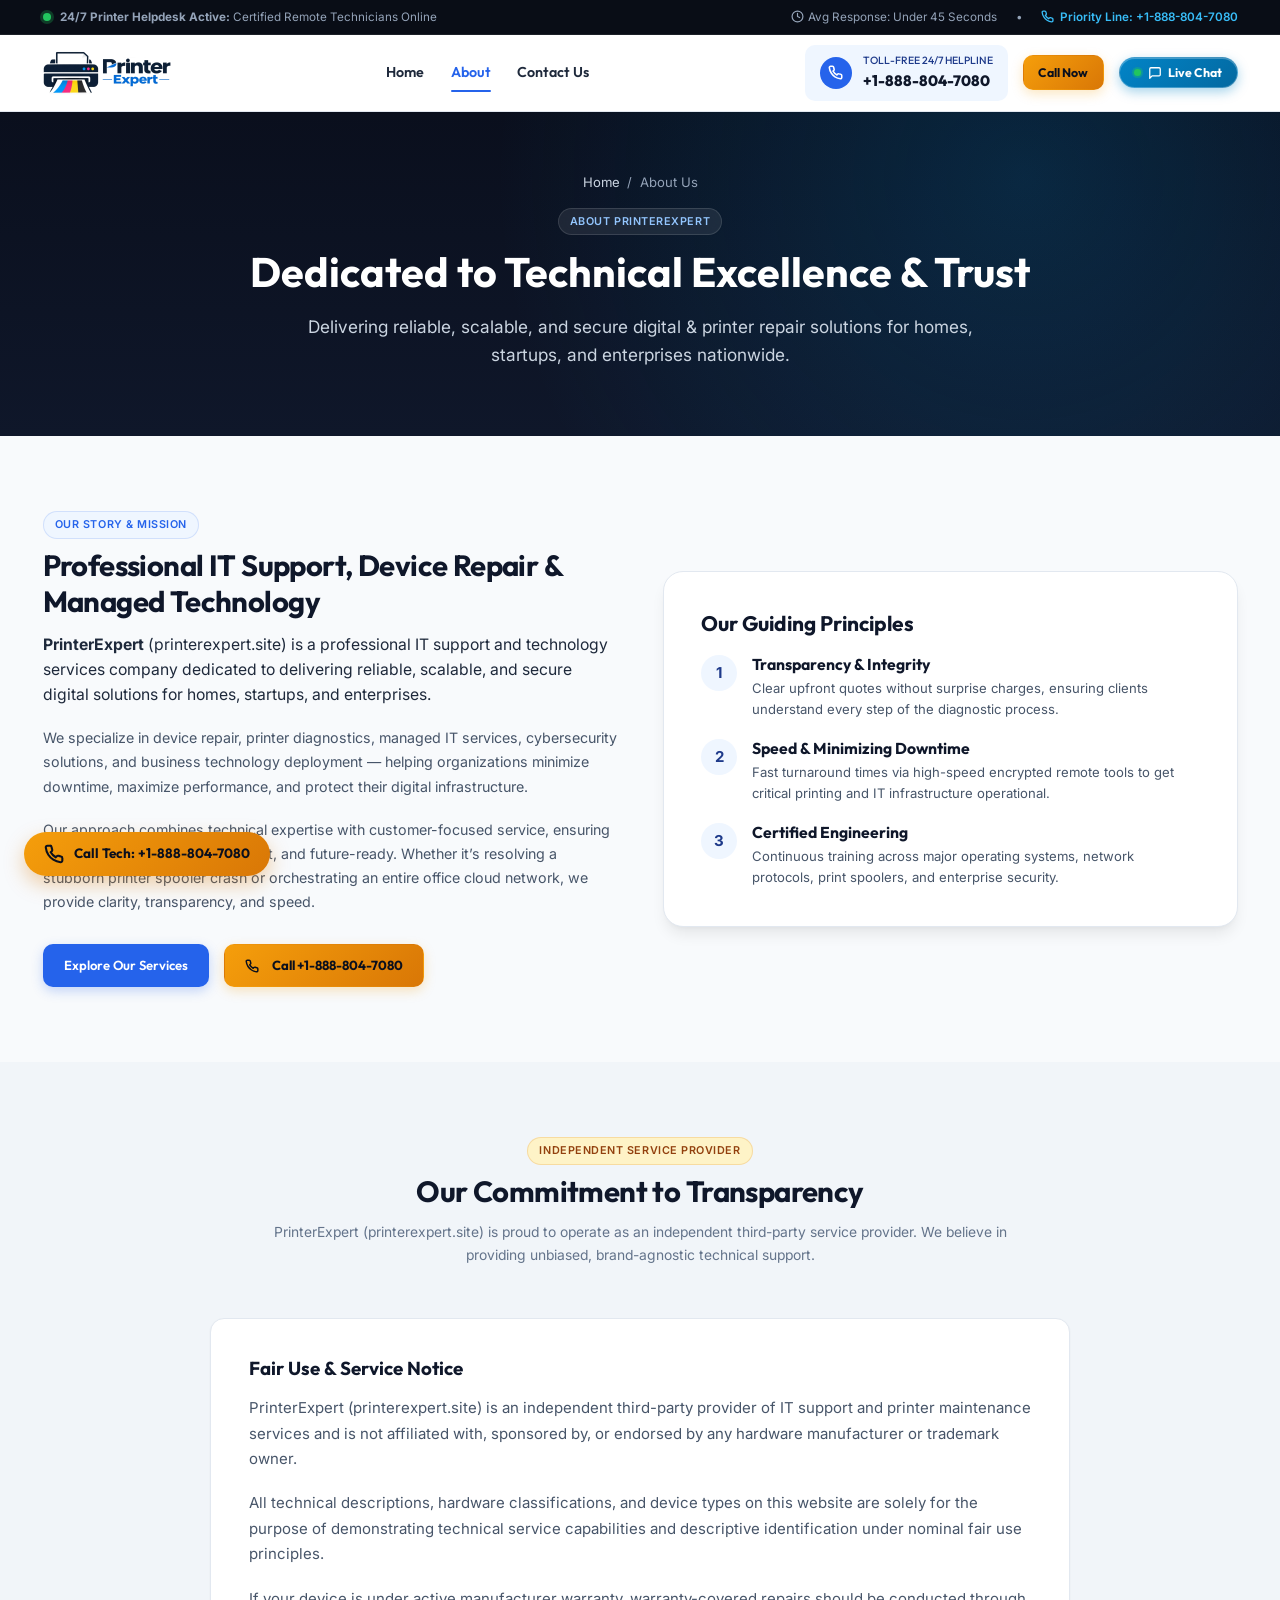
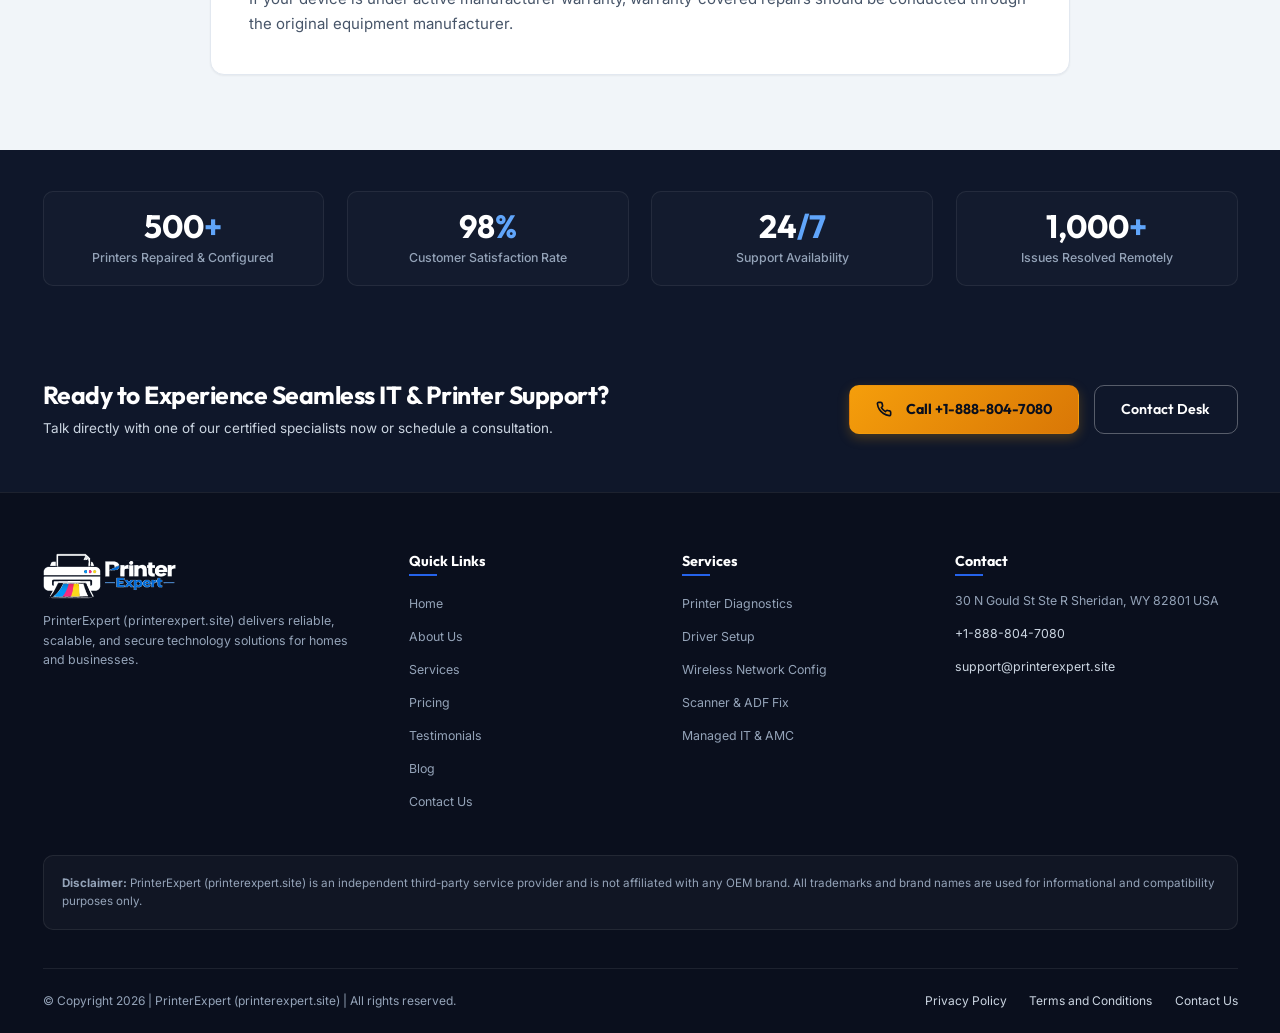
<file: about.html>
<!DOCTYPE html>
<html lang="en">
<head>
  <meta charset="UTF-8">
  <meta name="viewport" content="width=device-width, initial-scale=1.0">
  <title>About Us | PrinterExpert - Certified Technology Services</title>
  <meta name="description" content="Learn about PrinterExpert (printerexpert.site). Certified technicians dedicated to minimizing downtime, maximizing performance, and delivering reliable printer solutions. Call +1-888-804-7080.">
  
  <link rel="icon" href="data:image/svg+xml,<svg xmlns='http://www.w3.org/2000/svg' viewBox='0 0 24 24' fill='%232563eb'><path d='M19 8H5c-1.66 0-3 1.34-3 3v6h4v4h12v-4h4v-6c0-1.66-1.34-3-3-3zm-3 11H8v-5h8v5zm3-7c-.55 0-1-.45-1-1s.45-1 1-1 1 .45 1 1-.45 1-1 1zm-1-9H6v4h12V3z'/></svg>">
  <link rel="stylesheet" href="css/style.css?v=3.0">
  
    <script>
    // JivoChat Global Opener
    window._wantsJivoOpen = false;
    window.openJivoChat = function(e) {
      if (e && typeof e.preventDefault === 'function') e.preventDefault();
      if (window.jivo_api && typeof window.jivo_api.open === 'function') {
        try { window.jivo_api.open(); return; } catch(err) {}
      }
      var jEl = document.getElementById('jivo_container') || 
                document.querySelector('jdiv[class*="label"], jdiv[class*="button"], jdiv[id*="jivo"], [class*="jivo-btn"]');
      if (jEl && typeof jEl.click === 'function') {
        try { jEl.click(); return; } catch(err) {}
      }
      window._wantsJivoOpen = true;
      var attempts = 0;
      var timer = setInterval(function() {
        attempts++;
        if (window.jivo_api && typeof window.jivo_api.open === 'function') {
          try { window.jivo_api.open(); window._wantsJivoOpen = false; clearInterval(timer); return; } catch(err) {}
        }
        var el = document.getElementById('jivo_container') || document.querySelector('jdiv');
        if (el && typeof el.click === 'function') {
          try { el.click(); window._wantsJivoOpen = false; clearInterval(timer); return; } catch(err) {}
        }
        if (attempts >= 40) clearInterval(timer);
      }, 100);
    };
    window.jivo_onLoadCallback = function() {
      if (window._wantsJivoOpen && window.jivo_api && typeof window.jivo_api.open === 'function') {
        try { window.jivo_api.open(); window._wantsJivoOpen = false; } catch(err) {}
      }
    };
  </script>
</head>
<body>

  <!-- Top Urgency / Live Status Ticker -->
  <div class="top-urgency-bar">
    <div class="container" style="display: flex; justify-content: space-between; align-items: center; width: 100%;">
      <div class="top-urgency-left">
        <span class="live-beacon"></span>
        <span><strong>24/7 Printer Helpdesk Active:</strong> Certified Remote Technicians Online</span>
      </div>
      <div class="top-urgency-right">
        <span><svg width="13" height="13" viewBox="0 0 24 24" fill="none" stroke="currentColor" stroke-width="2.2" stroke-linecap="round" stroke-linejoin="round" style="display:inline-block; vertical-align:-2px; margin-right:4px;"><circle cx="12" cy="12" r="10"></circle><polyline points="12 6 12 12 16 14"></polyline></svg>Avg Response: Under 45 Seconds</span>
        <span>•</span>
        <a href="tel:+18888047080" class="top-urgency-link">
          <svg width="13" height="13" viewBox="0 0 24 24" fill="none" stroke="currentColor" stroke-width="2.5"><path d="M22 16.92v3a2 2 0 0 1-2.18 2 19.79 19.79 0 0 1-8.63-3.07 19.5 19.5 0 0 1-6-6 19.79 19.79 0 0 1-3.07-8.67A2 2 0 0 1 4.11 2h3a2 2 0 0 1 2 1.72 12.84 12.84 0 0 0 .7 2.81 2 2 0 0 1-.45 2.11L8.09 9.91a16 16 0 0 0 6 6l1.27-1.27a2 2 0 0 1 2.11-.45 12.84 12.84 0 0 0 2.81.7A2 2 0 0 1 22 16.92z"></path></svg>
          Priority Line: +1-888-804-7080
        </a>
      </div>
    </div>
  </div>

  <!-- Main Navigation Header (Unified Desktop & Mobile) -->
  <header class="site-header">
    <div class="container nav-container">
      <a href="index.html" class="brand-logo" aria-label="PrinterExpert Home">
        <img src="images/logo.png" alt="PrinterExpert" class="brand-logo-img">
      </a>

      <!-- Clean Header Menu: Home, About, Contact Us Only -->
      <nav class="nav-menu">
        <a href="index.html" class="nav-link">Home</a>
        <a href="about.html" class="nav-link active">About</a>
        <a href="contact.html" class="nav-link">Contact Us</a>
      </nav>

      <div class="nav-cta">
        <a href="tel:+18888047080" class="phone-quick-cta">
          <div class="phone-icon-pulse">
            <svg width="15" height="15" viewBox="0 0 24 24" fill="none" stroke="currentColor" stroke-width="2.5"><path d="M22 16.92v3a2 2 0 0 1-2.18 2 19.79 19.79 0 0 1-8.63-3.07 19.5 19.5 0 0 1-6-6 19.79 19.79 0 0 1-3.07-8.67A2 2 0 0 1 4.11 2h3a2 2 0 0 1 2 1.72 12.84 12.84 0 0 0 .7 2.81 2 2 0 0 1-.45 2.11L8.09 9.91a16 16 0 0 0 6 6l1.27-1.27a2 2 0 0 1 2.11-.45 12.84 12.84 0 0 0 2.81.7A2 2 0 0 1 22 16.92z"></path></svg>
          </div>
          <div>
            <div style="font-size: 0.7rem; color: var(--primary-dark); font-weight: 500;">TOLL-FREE 24/7 HELPLINE</div>
            <div style="font-weight: 800; color: var(--navy-900);">+1-888-804-7080</div>
          </div>
        </a>
        <a href="tel:+18888047080" class="btn btn-accent btn-sm">Call Now</a>
        <button type="button" onclick="openJivoChat(event)" class="btn btn-chat btn-sm" aria-label="Start Live Chat">
          <span class="btn-chat-live-dot"></span>
          <svg class="btn-chat-icon" width="14" height="14" viewBox="0 0 24 24" fill="none" stroke="currentColor" stroke-width="2.2" stroke-linecap="round" stroke-linejoin="round"><path d="M21 15a2 2 0 0 1-2 2H7l-4 4V5a2 2 0 0 1 2-2h14a2 2 0 0 1 2 2z"></path></svg>
          <span>Live Chat</span>
        </button>
        <button class="mobile-toggle" aria-label="Toggle navigation">☰</button>
      </div>
    </div>
  </header>

  <!-- Page Hero -->
  <section class="page-hero">
    <div class="container">
      <div class="breadcrumb">
        <a href="index.html">Home</a>
        <span>/</span>
        <span>About Us</span>
      </div>
      <div class="badge badge-dark">About PrinterExpert</div>
      <h1>Dedicated to Technical Excellence & Trust</h1>
      <p>
        Delivering reliable, scalable, and secure digital & printer repair solutions for homes, startups, and enterprises nationwide.
      </p>
    </div>
  </section>

  <!-- Main About Content -->
  <section class="section">
    <div class="container">
      <div class="why-grid">
        <div>
          <div class="badge badge-primary">Our Story & Mission</div>
          <h2 class="section-title">Professional IT Support, Device Repair & Managed Technology</h2>
          <p style="font-size: 1.05rem; color: var(--slate-700); margin-bottom: 1.25rem;">
            <strong>PrinterExpert</strong> (printerexpert.site) is a professional IT support and technology services company dedicated to delivering reliable, scalable, and secure digital solutions for homes, startups, and enterprises.
          </p>
          <p style="font-size: 0.95rem; color: var(--slate-600); margin-bottom: 1.25rem; line-height: 1.7;">
            We specialize in device repair, printer diagnostics, managed IT services, cybersecurity solutions, and business technology deployment — helping organizations minimize downtime, maximize performance, and protect their digital infrastructure.
          </p>
          <p style="font-size: 0.95rem; color: var(--slate-600); margin-bottom: 2rem; line-height: 1.7;">
            Our approach combines technical expertise with customer-focused service, ensuring every solution is practical, efficient, and future-ready. Whether it’s resolving a stubborn printer spooler crash or orchestrating an entire office cloud network, we provide clarity, transparency, and speed.
          </p>

          <div style="display: flex; gap: 1rem; flex-wrap: wrap;">
            <a href="services.html" class="btn btn-primary">Explore Our Services</a>
            <a href="tel:+18888047080" class="btn btn-accent"><svg width="14" height="14" viewBox="0 0 24 24" fill="none" stroke="currentColor" stroke-width="2.5" stroke-linecap="round" stroke-linejoin="round" style="display:inline-block; vertical-align:-2px; margin-right:5px;"><path d="M22 16.92v3a2 2 0 0 1-2.18 2 19.79 19.79 0 0 1-8.63-3.07 19.5 19.5 0 0 1-6-6 19.79 19.79 0 0 1-3.07-8.67A2 2 0 0 1 4.11 2h3a2 2 0 0 1 2 1.72 12.84 12.84 0 0 0 .7 2.81 2 2 0 0 1-.45 2.11L8.09 9.91a16 16 0 0 0 6 6l1.27-1.27a2 2 0 0 1 2.11-.45 12.84 12.84 0 0 0 2.81.7A2 2 0 0 1 22 16.92z"></path></svg>Call +1-888-804-7080</a>
          </div>
        </div>

        <div>
          <div style="background: var(--white); border: 1px solid var(--slate-200); border-radius: var(--radius-xl); padding: 2.5rem; box-shadow: var(--shadow-lg);">
            <h3 style="font-size: 1.4rem; margin-bottom: 1.25rem; color: var(--navy-900);">Our Guiding Principles</h3>
            
            <div style="display: flex; flex-direction: column; gap: 1.25rem;">
              <div style="display: flex; gap: 1rem; align-items: flex-start;">
                <div style="width: 36px; height: 36px; background: var(--primary-light); color: var(--primary-dark); border-radius: 50%; display: flex; align-items: center; justify-content: center; font-weight: 700; flex-shrink: 0;">1</div>
                <div>
                  <h4 style="font-size: 1.05rem; margin-bottom: 0.25rem;">Transparency & Integrity</h4>
                  <p style="font-size: 0.875rem; color: var(--slate-600);">Clear upfront quotes without surprise charges, ensuring clients understand every step of the diagnostic process.</p>
                </div>
              </div>

              <div style="display: flex; gap: 1rem; align-items: flex-start;">
                <div style="width: 36px; height: 36px; background: var(--primary-light); color: var(--primary-dark); border-radius: 50%; display: flex; align-items: center; justify-content: center; font-weight: 700; flex-shrink: 0;">2</div>
                <div>
                  <h4 style="font-size: 1.05rem; margin-bottom: 0.25rem;">Speed & Minimizing Downtime</h4>
                  <p style="font-size: 0.875rem; color: var(--slate-600);">Fast turnaround times via high-speed encrypted remote tools to get critical printing and IT infrastructure operational.</p>
                </div>
              </div>

              <div style="display: flex; gap: 1rem; align-items: flex-start;">
                <div style="width: 36px; height: 36px; background: var(--primary-light); color: var(--primary-dark); border-radius: 50%; display: flex; align-items: center; justify-content: center; font-weight: 700; flex-shrink: 0;">3</div>
                <div>
                  <h4 style="font-size: 1.05rem; margin-bottom: 0.25rem;">Certified Engineering</h4>
                  <p style="font-size: 0.875rem; color: var(--slate-600);">Continuous training across major operating systems, network protocols, print spoolers, and enterprise security.</p>
                </div>
              </div>
            </div>
          </div>
        </div>
      </div>
    </div>
  </section>

  <!-- Independence & Compliance Section -->
  <section class="section section-slate">
    <div class="container">
      <div class="section-header">
        <div class="badge badge-amber">Independent Service Provider</div>
        <h2 class="section-title">Our Commitment to Transparency</h2>
        <p class="section-subtitle">
          PrinterExpert (printerexpert.site) is proud to operate as an independent third-party service provider. We believe in providing unbiased, brand-agnostic technical support.
        </p>
      </div>

      <div style="max-width: 860px; margin: 0 auto; background: var(--white); border: 1px solid var(--slate-200); border-radius: var(--radius-lg); padding: 2.5rem; box-shadow: var(--shadow-sm); line-height: 1.7;">
        <h3 style="font-size: 1.25rem; margin-bottom: 1rem; color: var(--navy-900);">Fair Use & Service Notice</h3>
        <p style="color: var(--slate-600); margin-bottom: 1.25rem;">
          PrinterExpert (printerexpert.site) is an independent third-party provider of IT support and printer maintenance services and is not affiliated with, sponsored by, or endorsed by any hardware manufacturer or trademark owner.
        </p>
        <p style="color: var(--slate-600); margin-bottom: 1.25rem;">
          All technical descriptions, hardware classifications, and device types on this website are solely for the purpose of demonstrating technical service capabilities and descriptive identification under nominal fair use principles.
        </p>
        <p style="color: var(--slate-600);">
          If your device is under active manufacturer warranty, warranty-covered repairs should be conducted through the original equipment manufacturer.
        </p>
      </div>
    </div>
  </section>

  <!-- Key Metrics / Stats Section -->
  <section class="stats-section">
    <div class="container">
      <div class="stats-grid">
        <div class="stat-card">
          <div class="stat-number">500<span>+</span></div>
          <div class="stat-label">Printers Repaired & Configured</div>
        </div>
        <div class="stat-card">
          <div class="stat-number">98<span>%</span></div>
          <div class="stat-label">Customer Satisfaction Rate</div>
        </div>
        <div class="stat-card">
          <div class="stat-number">24<span>/7</span></div>
          <div class="stat-label">Support Availability</div>
        </div>
        <div class="stat-card">
          <div class="stat-number">1,000<span>+</span></div>
          <div class="stat-label">Issues Resolved Remotely</div>
        </div>
      </div>
    </div>
  </section>

  <!-- CTA Banner -->
  <section class="cta-banner">
    <div class="container cta-banner-inner">
      <div class="cta-text">
        <h2>Ready to Experience Seamless IT & Printer Support?</h2>
        <p>Talk directly with one of our certified specialists now or schedule a consultation.</p>
      </div>
      <div class="cta-actions">
        <a href="tel:+18888047080" class="btn btn-accent btn-lg btn-pulse">
          <svg width="16" height="16" viewBox="0 0 24 24" fill="none" stroke="currentColor" stroke-width="2.5" stroke-linecap="round" stroke-linejoin="round" style="display:inline-block; vertical-align:-2px; margin-right:6px;"><path d="M22 16.92v3a2 2 0 0 1-2.18 2 19.79 19.79 0 0 1-8.63-3.07 19.5 19.5 0 0 1-6-6 19.79 19.79 0 0 1-3.07-8.67A2 2 0 0 1 4.11 2h3a2 2 0 0 1 2 1.72 12.84 12.84 0 0 0 .7 2.81 2 2 0 0 1-.45 2.11L8.09 9.91a16 16 0 0 0 6 6l1.27-1.27a2 2 0 0 1 2.11-.45 12.84 12.84 0 0 0 2.81.7A2 2 0 0 1 22 16.92z"></path></svg>Call +1-888-804-7080
        </a>
        <a href="contact.html" class="btn btn-outline-white btn-lg">
          Contact Desk
        </a>
      </div>
    </div>
  </section>

  <!-- Footer -->
  <footer class="site-footer">
    <div class="container">
      <div class="footer-grid">
        <div class="footer-brand">
          <a href="index.html" class="brand-logo" style="margin-bottom: 0.75rem;" aria-label="PrinterExpert Home">
            <img src="images/logo-footer.png" alt="PrinterExpert" class="brand-logo-img brand-logo-footer">
          </a>
          <p>
            PrinterExpert (printerexpert.site) delivers reliable, scalable, and secure technology solutions for homes and businesses.
          </p>
        </div>

        <div>
          <h4 class="footer-title">Quick Links</h4>
          <ul class="footer-links">
            <li><a href="index.html">Home</a></li>
            <li><a href="about.html">About Us</a></li>
            <li><a href="services.html">Services</a></li>
            <li><a href="pricing.html">Pricing</a></li>
            <li><a href="testimonial.html">Testimonials</a></li>
            <li><a href="blog.html">Blog</a></li>
            <li><a href="contact.html">Contact Us</a></li>
          </ul>
        </div>

        <div>
          <h4 class="footer-title">Services</h4>
          <ul class="footer-links">
            <li><a href="services.html">Printer Diagnostics</a></li>
            <li><a href="services.html">Driver Setup</a></li>
            <li><a href="services.html">Wireless Network Config</a></li>
            <li><a href="services.html">Scanner & ADF Fix</a></li>
            <li><a href="services.html">Managed IT & AMC</a></li>
          </ul>
        </div>

        <div>
          <h4 class="footer-title">Contact</h4>
          <ul class="footer-contact-info">
            <li><span>30 N Gould St Ste R Sheridan, WY 82801 USA</span></li>
            <li><a href="tel:+18888047080">+1-888-804-7080</a></li>
            <li><a href="mailto:support@printerexpert.site">support@printerexpert.site</a></li>
          </ul>
        </div>
      </div>

      <div class="footer-disclaimer-wrapper">
        <strong>Disclaimer:</strong> PrinterExpert (printerexpert.site) is an independent third-party service provider and is not affiliated with any OEM brand. All trademarks and brand names are used for informational and compatibility purposes only.
      </div>

      <div class="footer-bottom">
        <div>© Copyright 2026 | PrinterExpert (printerexpert.site) | All rights reserved.</div>
        <div style="display: flex; gap: 1.5rem;">
          <a href="privacy.html">Privacy Policy</a>
          <a href="terms.html">Terms and Conditions</a>
          <a href="contact.html">Contact Us</a>
        </div>
      </div>
    </div>
  </footer>



  <a href="tel:+18888047080" class="floating-call-widget" title="Call Technician Now">
    <svg width="20" height="20" viewBox="0 0 24 24" fill="none" stroke="currentColor" stroke-width="2.5"><path d="M22 16.92v3a2 2 0 0 1-2.18 2 19.79 19.79 0 0 1-8.63-3.07 19.5 19.5 0 0 1-6-6 19.79 19.79 0 0 1-3.07-8.67A2 2 0 0 1 4.11 2h3a2 2 0 0 1 2 1.72 12.84 12.84 0 0 0 .7 2.81 2 2 0 0 1-.45 2.11L8.09 9.91a16 16 0 0 0 6 6l1.27-1.27a2 2 0 0 1 2.11-.45 12.84 12.84 0 0 0 2.81.7A2 2 0 0 1 22 16.92z"></path></svg>
    <span>Call Tech: +1-888-804-7080</span>
  </a>

  <script src="js/main.js"></script>

  <!-- JivoChat Live Support Widget -->
  <script src="//code.jivosite.com/widget/xPrYyGqG4P" async></script>
</body>
</html>
</file>
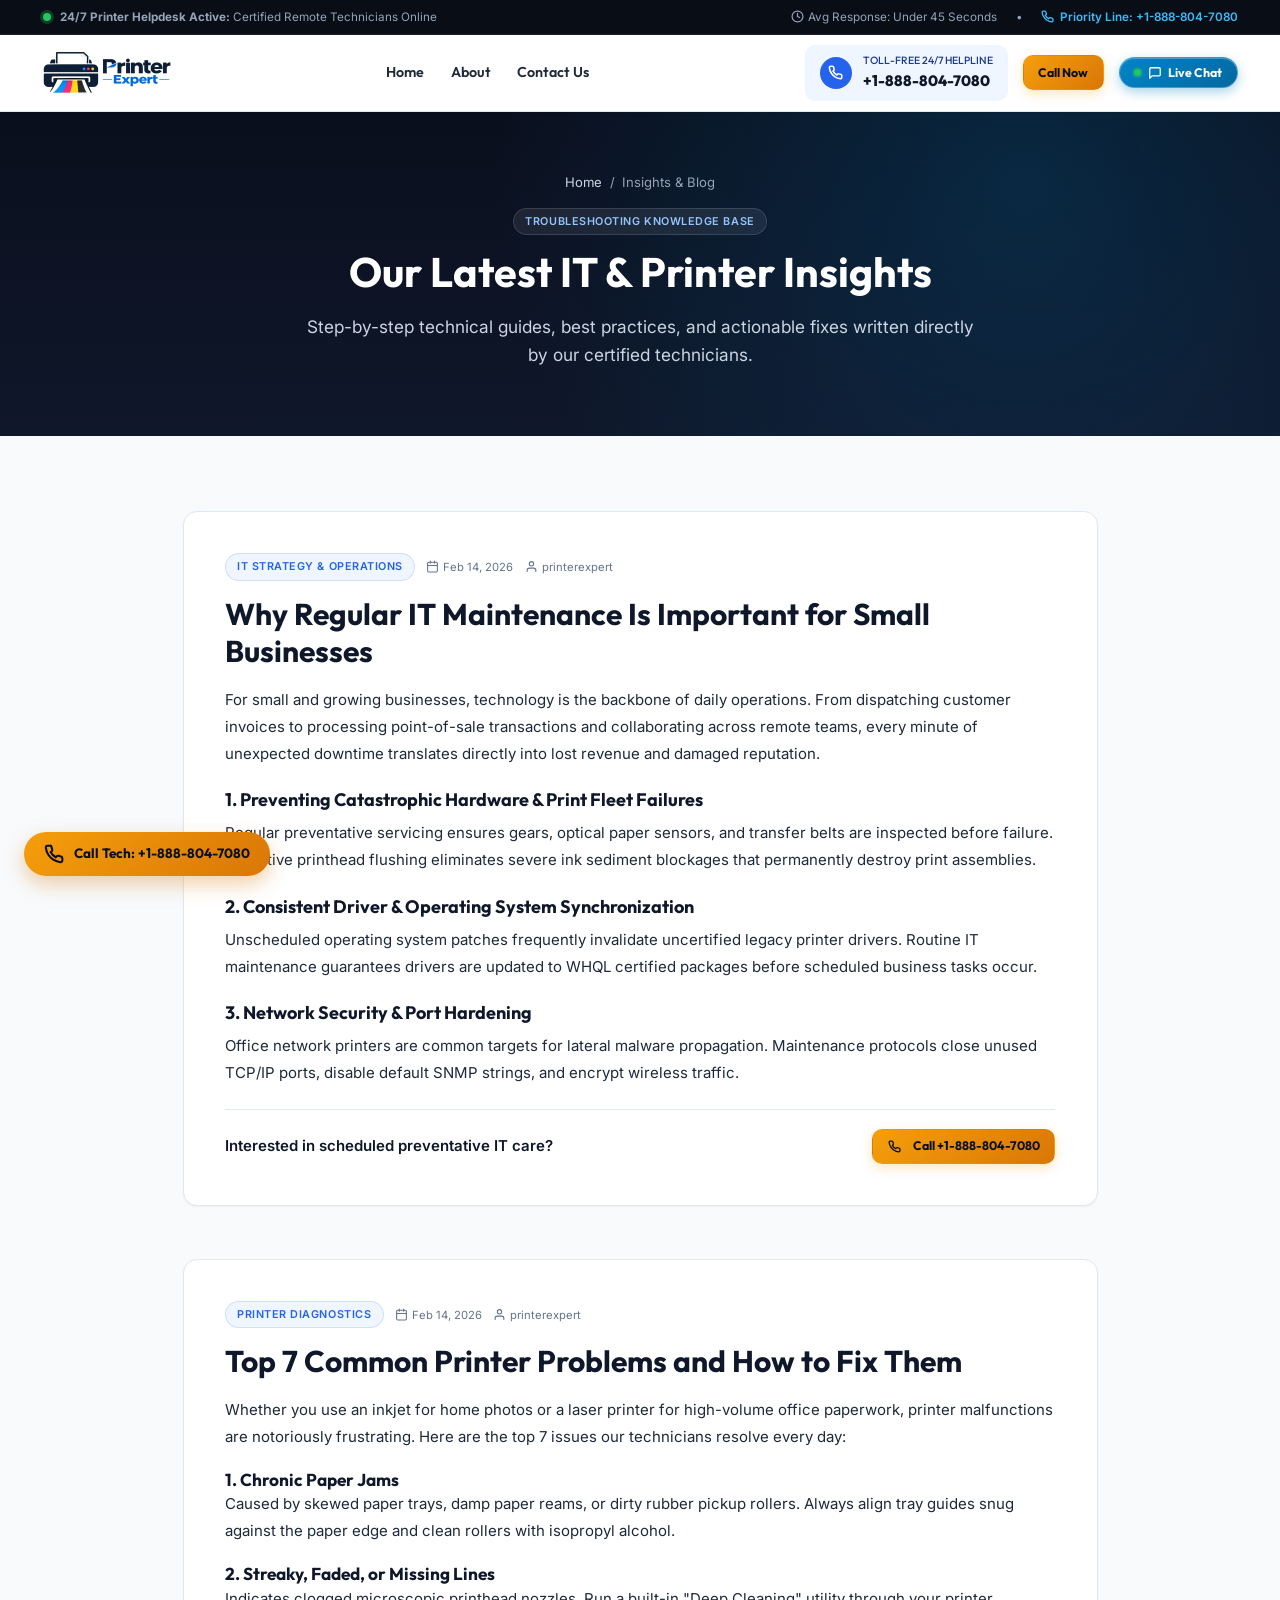
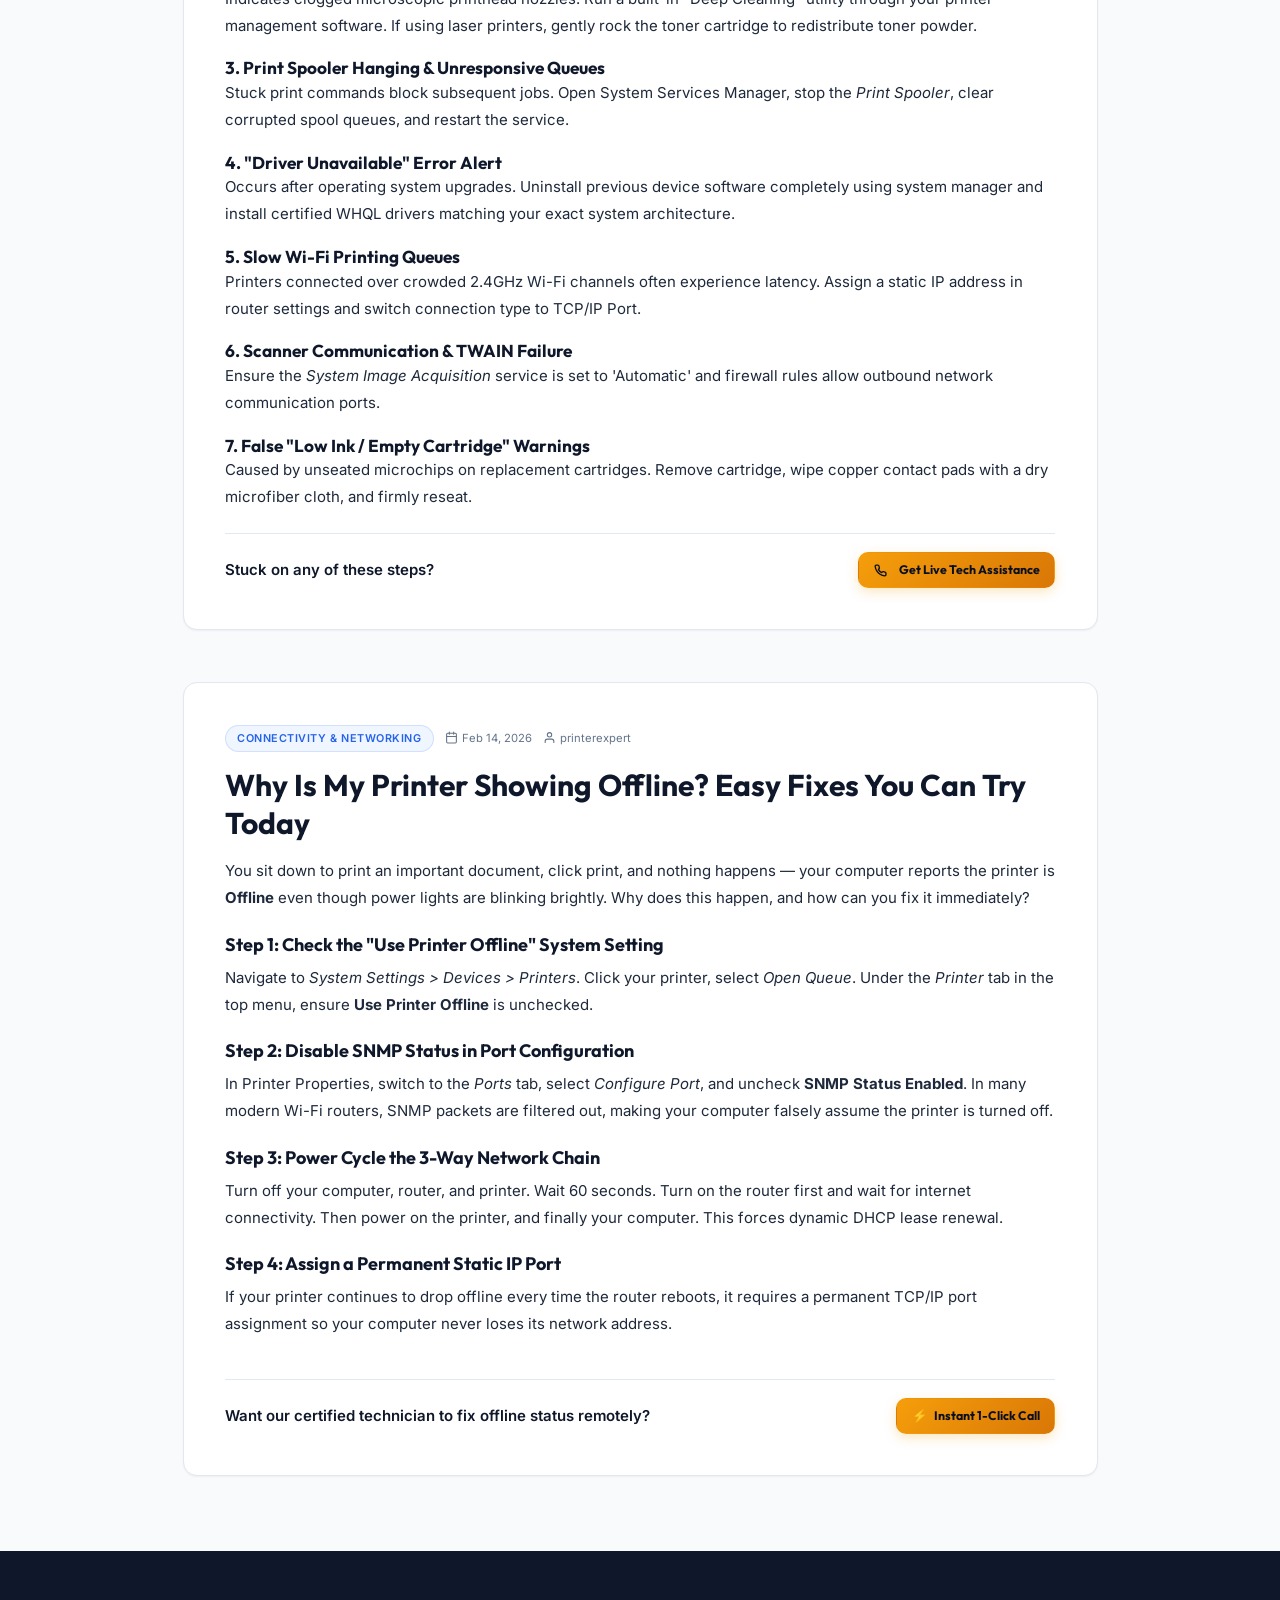
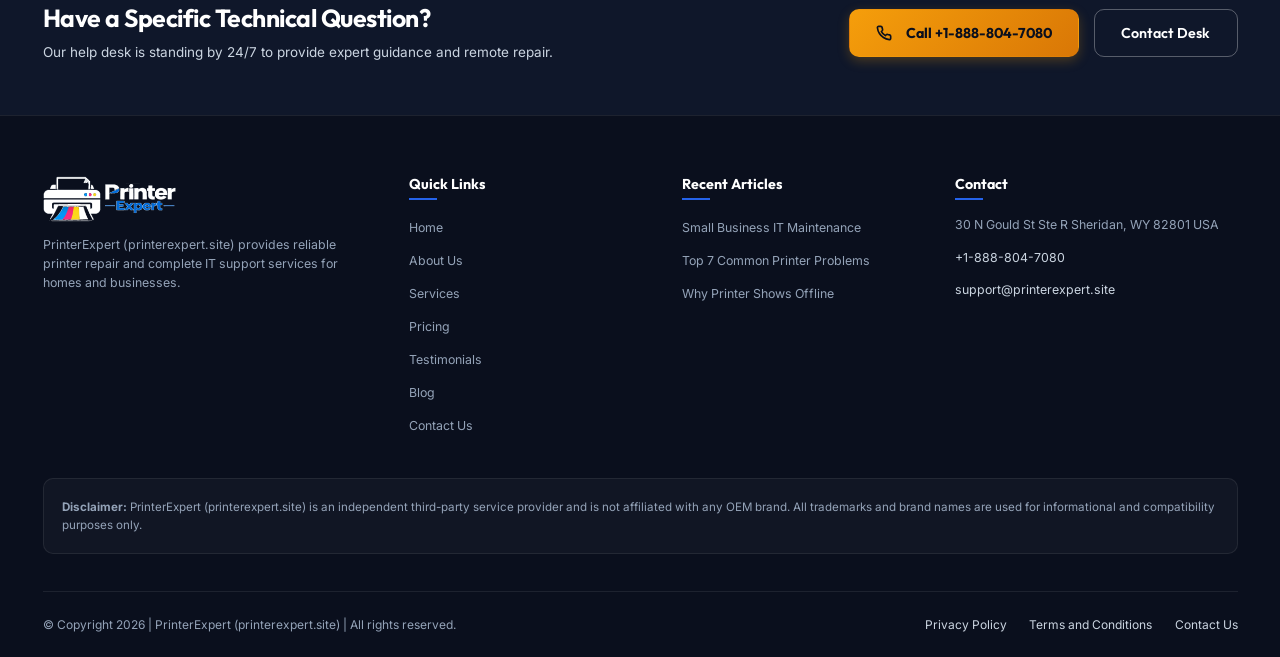
<file: blog.html>
<!DOCTYPE html>
<html lang="en">
<head>
  <meta charset="UTF-8">
  <meta name="viewport" content="width=device-width, initial-scale=1.0">
  <title>Insights & Troubleshooting Blog | PrinterExpert</title>
  <meta name="description" content="Read our latest insights, comprehensive printer troubleshooting guides, and driver fixes by PrinterExpert (printerexpert.site). Call +1-888-804-7080.">
  
  <link rel="icon" href="data:image/svg+xml,<svg xmlns='http://www.w3.org/2000/svg' viewBox='0 0 24 24' fill='%232563eb'><path d='M19 8H5c-1.66 0-3 1.34-3 3v6h4v4h12v-4h4v-6c0-1.66-1.34-3-3-3zm-3 11H8v-5h8v5zm3-7c-.55 0-1-.45-1-1s.45-1 1-1 1 .45 1 1-.45 1-1 1zm-1-9H6v4h12V3z'/></svg>">
  <link rel="stylesheet" href="css/style.css?v=3.0">
  
    <script>
    // JivoChat Global Opener
    window._wantsJivoOpen = false;
    window.openJivoChat = function(e) {
      if (e && typeof e.preventDefault === 'function') e.preventDefault();
      if (window.jivo_api && typeof window.jivo_api.open === 'function') {
        try { window.jivo_api.open(); return; } catch(err) {}
      }
      var jEl = document.getElementById('jivo_container') || 
                document.querySelector('jdiv[class*="label"], jdiv[class*="button"], jdiv[id*="jivo"], [class*="jivo-btn"]');
      if (jEl && typeof jEl.click === 'function') {
        try { jEl.click(); return; } catch(err) {}
      }
      window._wantsJivoOpen = true;
      var attempts = 0;
      var timer = setInterval(function() {
        attempts++;
        if (window.jivo_api && typeof window.jivo_api.open === 'function') {
          try { window.jivo_api.open(); window._wantsJivoOpen = false; clearInterval(timer); return; } catch(err) {}
        }
        var el = document.getElementById('jivo_container') || document.querySelector('jdiv');
        if (el && typeof el.click === 'function') {
          try { el.click(); window._wantsJivoOpen = false; clearInterval(timer); return; } catch(err) {}
        }
        if (attempts >= 40) clearInterval(timer);
      }, 100);
    };
    window.jivo_onLoadCallback = function() {
      if (window._wantsJivoOpen && window.jivo_api && typeof window.jivo_api.open === 'function') {
        try { window.jivo_api.open(); window._wantsJivoOpen = false; } catch(err) {}
      }
    };
  </script>
</head>
<body>

  <!-- Top Urgency / Live Status Ticker -->
  <div class="top-urgency-bar">
    <div class="container" style="display: flex; justify-content: space-between; align-items: center; width: 100%;">
      <div class="top-urgency-left">
        <span class="live-beacon"></span>
        <span><strong>24/7 Printer Helpdesk Active:</strong> Certified Remote Technicians Online</span>
      </div>
      <div class="top-urgency-right">
        <span><svg width="13" height="13" viewBox="0 0 24 24" fill="none" stroke="currentColor" stroke-width="2.2" stroke-linecap="round" stroke-linejoin="round" style="display:inline-block; vertical-align:-2px; margin-right:4px;"><circle cx="12" cy="12" r="10"></circle><polyline points="12 6 12 12 16 14"></polyline></svg>Avg Response: Under 45 Seconds</span>
        <span>•</span>
        <a href="tel:+18888047080" class="top-urgency-link">
          <svg width="13" height="13" viewBox="0 0 24 24" fill="none" stroke="currentColor" stroke-width="2.5"><path d="M22 16.92v3a2 2 0 0 1-2.18 2 19.79 19.79 0 0 1-8.63-3.07 19.5 19.5 0 0 1-6-6 19.79 19.79 0 0 1-3.07-8.67A2 2 0 0 1 4.11 2h3a2 2 0 0 1 2 1.72 12.84 12.84 0 0 0 .7 2.81 2 2 0 0 1-.45 2.11L8.09 9.91a16 16 0 0 0 6 6l1.27-1.27a2 2 0 0 1 2.11-.45 12.84 12.84 0 0 0 2.81.7A2 2 0 0 1 22 16.92z"></path></svg>
          Priority Line: +1-888-804-7080
        </a>
      </div>
    </div>
  </div>

  <!-- Main Navigation Header (Unified Desktop & Mobile) -->
  <header class="site-header">
    <div class="container nav-container">
      <a href="index.html" class="brand-logo" aria-label="PrinterExpert Home">
        <img src="images/logo.png" alt="PrinterExpert" class="brand-logo-img">
      </a>

      <!-- Clean Header Menu: Home, About, Contact Us Only -->
      <nav class="nav-menu">
        <a href="index.html" class="nav-link">Home</a>
        <a href="about.html" class="nav-link">About</a>
        <a href="contact.html" class="nav-link">Contact Us</a>
      </nav>

      <div class="nav-cta">
        <a href="tel:+18888047080" class="phone-quick-cta">
          <div class="phone-icon-pulse">
            <svg width="15" height="15" viewBox="0 0 24 24" fill="none" stroke="currentColor" stroke-width="2.5"><path d="M22 16.92v3a2 2 0 0 1-2.18 2 19.79 19.79 0 0 1-8.63-3.07 19.5 19.5 0 0 1-6-6 19.79 19.79 0 0 1-3.07-8.67A2 2 0 0 1 4.11 2h3a2 2 0 0 1 2 1.72 12.84 12.84 0 0 0 .7 2.81 2 2 0 0 1-.45 2.11L8.09 9.91a16 16 0 0 0 6 6l1.27-1.27a2 2 0 0 1 2.11-.45 12.84 12.84 0 0 0 2.81.7A2 2 0 0 1 22 16.92z"></path></svg>
          </div>
          <div>
            <div style="font-size: 0.7rem; color: var(--primary-dark); font-weight: 500;">TOLL-FREE 24/7 HELPLINE</div>
            <div style="font-weight: 800; color: var(--navy-900);">+1-888-804-7080</div>
          </div>
        </a>
        <a href="tel:+18888047080" class="btn btn-accent btn-sm">Call Now</a>
        <button type="button" onclick="openJivoChat(event)" class="btn btn-chat btn-sm" aria-label="Start Live Chat">
          <span class="btn-chat-live-dot"></span>
          <svg class="btn-chat-icon" width="14" height="14" viewBox="0 0 24 24" fill="none" stroke="currentColor" stroke-width="2.2" stroke-linecap="round" stroke-linejoin="round"><path d="M21 15a2 2 0 0 1-2 2H7l-4 4V5a2 2 0 0 1 2-2h14a2 2 0 0 1 2 2z"></path></svg>
          <span>Live Chat</span>
        </button>
        <button class="mobile-toggle" aria-label="Toggle navigation">☰</button>
      </div>
    </div>
  </header>

  <!-- Page Hero -->
  <section class="page-hero">
    <div class="container">
      <div class="breadcrumb">
        <a href="index.html">Home</a>
        <span>/</span>
        <span>Insights & Blog</span>
      </div>
      <div class="badge badge-dark">Troubleshooting Knowledge Base</div>
      <h1>Our Latest IT & Printer Insights</h1>
      <p>
        Step-by-step technical guides, best practices, and actionable fixes written directly by our certified technicians.
      </p>
    </div>
  </section>

  <!-- Main Blog Articles Section -->
  <section class="section">
    <div class="container" style="max-width: 960px;">
      
      <!-- Article 1 -->
      <article class="service-card" style="margin-bottom: 3.5rem; padding: 2.75rem;" id="article-1">
        <div class="blog-meta" style="margin-bottom: 1rem;">
          <span class="badge badge-primary">IT Strategy & Operations</span>
          <span><svg width="13" height="13" viewBox="0 0 24 24" fill="none" stroke="currentColor" stroke-width="2" stroke-linecap="round" stroke-linejoin="round" style="display:inline-block; vertical-align:-2px; margin-right:4px;"><rect x="3" y="4" width="18" height="18" rx="2" ry="2"></rect><line x1="16" y1="2" x2="16" y2="6"></line><line x1="8" y1="2" x2="8" y2="6"></line><line x1="3" y1="10" x2="21" y2="10"></line></svg>Feb 14, 2026</span>
          <span><svg width="13" height="13" viewBox="0 0 24 24" fill="none" stroke="currentColor" stroke-width="2" stroke-linecap="round" stroke-linejoin="round" style="display:inline-block; vertical-align:-2px; margin-right:4px;"><path d="M20 21v-2a4 4 0 0 0-4-4H8a4 4 0 0 0-4 4v2"></path><circle cx="12" cy="7" r="4"></circle></svg>printerexpert</span>
        </div>
        <h2 style="font-size: 2rem; margin-bottom: 1rem; color: var(--navy-900);">
          Why Regular IT Maintenance Is Important for Small Businesses
        </h2>
        <div style="font-size: 1rem; color: var(--slate-700); line-height: 1.8;">
          <p style="margin-bottom: 1.25rem;">
            For small and growing businesses, technology is the backbone of daily operations. From dispatching customer invoices to processing point-of-sale transactions and collaborating across remote teams, every minute of unexpected downtime translates directly into lost revenue and damaged reputation.
          </p>
          <h4 style="font-size: 1.2rem; color: var(--navy-900); margin: 1.5rem 0 0.5rem 0;">1. Preventing Catastrophic Hardware & Print Fleet Failures</h4>
          <p style="margin-bottom: 1.25rem;">
            Regular preventative servicing ensures gears, optical paper sensors, and transfer belts are inspected before failure. Proactive printhead flushing eliminates severe ink sediment blockages that permanently destroy print assemblies.
          </p>
          <h4 style="font-size: 1.2rem; color: var(--navy-900); margin: 1.5rem 0 0.5rem 0;">2. Consistent Driver & Operating System Synchronization</h4>
          <p style="margin-bottom: 1.25rem;">
            Unscheduled operating system patches frequently invalidate uncertified legacy printer drivers. Routine IT maintenance guarantees drivers are updated to WHQL certified packages before scheduled business tasks occur.
          </p>
          <h4 style="font-size: 1.2rem; color: var(--navy-900); margin: 1.5rem 0 0.5rem 0;">3. Network Security & Port Hardening</h4>
          <p>
            Office network printers are common targets for lateral malware propagation. Maintenance protocols close unused TCP/IP ports, disable default SNMP strings, and encrypt wireless traffic.
          </p>
        </div>
        <div style="margin-top: 1.5rem; padding-top: 1.25rem; border-top: 1px solid var(--slate-200); display: flex; justify-content: space-between; align-items: center; flex-wrap: wrap; gap: 1rem;">
          <span style="font-weight: 600; color: var(--navy-900);">Interested in scheduled preventative IT care?</span>
          <a href="tel:+18888047080" class="btn btn-accent btn-sm"><svg width="13" height="13" viewBox="0 0 24 24" fill="none" stroke="currentColor" stroke-width="2.5" stroke-linecap="round" stroke-linejoin="round" style="display:inline-block; vertical-align:-2px; margin-right:5px;"><path d="M22 16.92v3a2 2 0 0 1-2.18 2 19.79 19.79 0 0 1-8.63-3.07 19.5 19.5 0 0 1-6-6 19.79 19.79 0 0 1-3.07-8.67A2 2 0 0 1 4.11 2h3a2 2 0 0 1 2 1.72 12.84 12.84 0 0 0 .7 2.81 2 2 0 0 1-.45 2.11L8.09 9.91a16 16 0 0 0 6 6l1.27-1.27a2 2 0 0 1 2.11-.45 12.84 12.84 0 0 0 2.81.7A2 2 0 0 1 22 16.92z"></path></svg>Call +1-888-804-7080</a>
        </div>
      </article>

      <!-- Article 2 -->
      <article class="service-card" style="margin-bottom: 3.5rem; padding: 2.75rem;" id="article-2">
        <div class="blog-meta" style="margin-bottom: 1rem;">
          <span class="badge badge-primary">Printer Diagnostics</span>
          <span><svg width="13" height="13" viewBox="0 0 24 24" fill="none" stroke="currentColor" stroke-width="2" stroke-linecap="round" stroke-linejoin="round" style="display:inline-block; vertical-align:-2px; margin-right:4px;"><rect x="3" y="4" width="18" height="18" rx="2" ry="2"></rect><line x1="16" y1="2" x2="16" y2="6"></line><line x1="8" y1="2" x2="8" y2="6"></line><line x1="3" y1="10" x2="21" y2="10"></line></svg>Feb 14, 2026</span>
          <span><svg width="13" height="13" viewBox="0 0 24 24" fill="none" stroke="currentColor" stroke-width="2" stroke-linecap="round" stroke-linejoin="round" style="display:inline-block; vertical-align:-2px; margin-right:4px;"><path d="M20 21v-2a4 4 0 0 0-4-4H8a4 4 0 0 0-4 4v2"></path><circle cx="12" cy="7" r="4"></circle></svg>printerexpert</span>
        </div>
        <h2 style="font-size: 2rem; margin-bottom: 1rem; color: var(--navy-900);">
          Top 7 Common Printer Problems and How to Fix Them
        </h2>
        <div style="font-size: 1rem; color: var(--slate-700); line-height: 1.8;">
          <p style="margin-bottom: 1.25rem;">
            Whether you use an inkjet for home photos or a laser printer for high-volume office paperwork, printer malfunctions are notoriously frustrating. Here are the top 7 issues our technicians resolve every day:
          </p>
          
          <div style="display: flex; flex-direction: column; gap: 1.25rem;">
            <div>
              <h4 style="font-size: 1.15rem; color: var(--navy-900);">1. Chronic Paper Jams</h4>
              <p>Caused by skewed paper trays, damp paper reams, or dirty rubber pickup rollers. Always align tray guides snug against the paper edge and clean rollers with isopropyl alcohol.</p>
            </div>

            <div>
              <h4 style="font-size: 1.15rem; color: var(--navy-900);">2. Streaky, Faded, or Missing Lines</h4>
              <p>Indicates clogged microscopic printhead nozzles. Run a built-in "Deep Cleaning" utility through your printer management software. If using laser printers, gently rock the toner cartridge to redistribute toner powder.</p>
            </div>

            <div>
              <h4 style="font-size: 1.15rem; color: var(--navy-900);">3. Print Spooler Hanging & Unresponsive Queues</h4>
              <p>Stuck print commands block subsequent jobs. Open System Services Manager, stop the <em>Print Spooler</em>, clear corrupted spool queues, and restart the service.</p>
            </div>

            <div>
              <h4 style="font-size: 1.15rem; color: var(--navy-900);">4. "Driver Unavailable" Error Alert</h4>
              <p>Occurs after operating system upgrades. Uninstall previous device software completely using system manager and install certified WHQL drivers matching your exact system architecture.</p>
            </div>

            <div>
              <h4 style="font-size: 1.15rem; color: var(--navy-900);">5. Slow Wi-Fi Printing Queues</h4>
              <p>Printers connected over crowded 2.4GHz Wi-Fi channels often experience latency. Assign a static IP address in router settings and switch connection type to TCP/IP Port.</p>
            </div>

            <div>
              <h4 style="font-size: 1.15rem; color: var(--navy-900);">6. Scanner Communication & TWAIN Failure</h4>
              <p>Ensure the <em>System Image Acquisition</em> service is set to 'Automatic' and firewall rules allow outbound network communication ports.</p>
            </div>

            <div>
              <h4 style="font-size: 1.15rem; color: var(--navy-900);">7. False "Low Ink / Empty Cartridge" Warnings</h4>
              <p>Caused by unseated microchips on replacement cartridges. Remove cartridge, wipe copper contact pads with a dry microfiber cloth, and firmly reseat.</p>
            </div>
          </div>
        </div>
        <div style="margin-top: 1.5rem; padding-top: 1.25rem; border-top: 1px solid var(--slate-200); display: flex; justify-content: space-between; align-items: center; flex-wrap: wrap; gap: 1rem;">
          <span style="font-weight: 600; color: var(--navy-900);">Stuck on any of these steps?</span>
          <a href="tel:+18888047080" class="btn btn-accent btn-sm"><svg width="13" height="13" viewBox="0 0 24 24" fill="none" stroke="currentColor" stroke-width="2.5" stroke-linecap="round" stroke-linejoin="round" style="display:inline-block; vertical-align:-2px; margin-right:5px;"><path d="M22 16.92v3a2 2 0 0 1-2.18 2 19.79 19.79 0 0 1-8.63-3.07 19.5 19.5 0 0 1-6-6 19.79 19.79 0 0 1-3.07-8.67A2 2 0 0 1 4.11 2h3a2 2 0 0 1 2 1.72 12.84 12.84 0 0 0 .7 2.81 2 2 0 0 1-.45 2.11L8.09 9.91a16 16 0 0 0 6 6l1.27-1.27a2 2 0 0 1 2.11-.45 12.84 12.84 0 0 0 2.81.7A2 2 0 0 1 22 16.92z"></path></svg>Get Live Tech Assistance</a>
        </div>
      </article>

      <!-- Article 3 -->
      <article class="service-card" style="padding: 2.75rem;" id="article-3">
        <div class="blog-meta" style="margin-bottom: 1rem;">
          <span class="badge badge-primary">Connectivity & Networking</span>
          <span><svg width="13" height="13" viewBox="0 0 24 24" fill="none" stroke="currentColor" stroke-width="2" stroke-linecap="round" stroke-linejoin="round" style="display:inline-block; vertical-align:-2px; margin-right:4px;"><rect x="3" y="4" width="18" height="18" rx="2" ry="2"></rect><line x1="16" y1="2" x2="16" y2="6"></line><line x1="8" y1="2" x2="8" y2="6"></line><line x1="3" y1="10" x2="21" y2="10"></line></svg>Feb 14, 2026</span>
          <span><svg width="13" height="13" viewBox="0 0 24 24" fill="none" stroke="currentColor" stroke-width="2" stroke-linecap="round" stroke-linejoin="round" style="display:inline-block; vertical-align:-2px; margin-right:4px;"><path d="M20 21v-2a4 4 0 0 0-4-4H8a4 4 0 0 0-4 4v2"></path><circle cx="12" cy="7" r="4"></circle></svg>printerexpert</span>
        </div>
        <h2 style="font-size: 2rem; margin-bottom: 1rem; color: var(--navy-900);">
          Why Is My Printer Showing Offline? Easy Fixes You Can Try Today
        </h2>
        <div style="font-size: 1rem; color: var(--slate-700); line-height: 1.8;">
          <p style="margin-bottom: 1.25rem;">
            You sit down to print an important document, click print, and nothing happens — your computer reports the printer is <strong>Offline</strong> even though power lights are blinking brightly. Why does this happen, and how can you fix it immediately?
          </p>

          <h4 style="font-size: 1.2rem; color: var(--navy-900); margin: 1.5rem 0 0.5rem 0;">Step 1: Check the "Use Printer Offline" System Setting</h4>
          <p style="margin-bottom: 1.25rem;">
            Navigate to <em>System Settings > Devices > Printers</em>. Click your printer, select <em>Open Queue</em>. Under the <em>Printer</em> tab in the top menu, ensure <strong>Use Printer Offline</strong> is unchecked.
          </p>

          <h4 style="font-size: 1.2rem; color: var(--navy-900); margin: 1.5rem 0 0.5rem 0;">Step 2: Disable SNMP Status in Port Configuration</h4>
          <p style="margin-bottom: 1.25rem;">
            In Printer Properties, switch to the <em>Ports</em> tab, select <em>Configure Port</em>, and uncheck <strong>SNMP Status Enabled</strong>. In many modern Wi-Fi routers, SNMP packets are filtered out, making your computer falsely assume the printer is turned off.
          </p>

          <h4 style="font-size: 1.2rem; color: var(--navy-900); margin: 1.5rem 0 0.5rem 0;">Step 3: Power Cycle the 3-Way Network Chain</h4>
          <p style="margin-bottom: 1.25rem;">
            Turn off your computer, router, and printer. Wait 60 seconds. Turn on the router first and wait for internet connectivity. Then power on the printer, and finally your computer. This forces dynamic DHCP lease renewal.
          </p>

          <h4 style="font-size: 1.2rem; color: var(--navy-900); margin: 1.5rem 0 0.5rem 0;">Step 4: Assign a Permanent Static IP Port</h4>
          <p style="margin-bottom: 1.25rem;">
            If your printer continues to drop offline every time the router reboots, it requires a permanent TCP/IP port assignment so your computer never loses its network address.
          </p>
        </div>
        <div style="margin-top: 1.5rem; padding-top: 1.25rem; border-top: 1px solid var(--slate-200); display: flex; justify-content: space-between; align-items: center; flex-wrap: wrap; gap: 1rem;">
          <span style="font-weight: 600; color: var(--navy-900);">Want our certified technician to fix offline status remotely?</span>
          <a href="tel:+18888047080" class="btn btn-accent btn-sm"><span>⚡</span> Instant 1-Click Call</a>
        </div>
      </article>

    </div>
  </section>

  <!-- CTA Banner -->
  <section class="cta-banner">
    <div class="container cta-banner-inner">
      <div class="cta-text">
        <h2>Have a Specific Technical Question?</h2>
        <p>Our help desk is standing by 24/7 to provide expert guidance and remote repair.</p>
      </div>
      <div class="cta-actions">
        <a href="tel:+18888047080" class="btn btn-accent btn-lg btn-pulse">
          <svg width="16" height="16" viewBox="0 0 24 24" fill="none" stroke="currentColor" stroke-width="2.5" stroke-linecap="round" stroke-linejoin="round" style="display:inline-block; vertical-align:-2px; margin-right:6px;"><path d="M22 16.92v3a2 2 0 0 1-2.18 2 19.79 19.79 0 0 1-8.63-3.07 19.5 19.5 0 0 1-6-6 19.79 19.79 0 0 1-3.07-8.67A2 2 0 0 1 4.11 2h3a2 2 0 0 1 2 1.72 12.84 12.84 0 0 0 .7 2.81 2 2 0 0 1-.45 2.11L8.09 9.91a16 16 0 0 0 6 6l1.27-1.27a2 2 0 0 1 2.11-.45 12.84 12.84 0 0 0 2.81.7A2 2 0 0 1 22 16.92z"></path></svg>Call +1-888-804-7080
        </a>
        <a href="contact.html" class="btn btn-outline-white btn-lg">
          Contact Desk
        </a>
      </div>
    </div>
  </section>

  <!-- Footer -->
  <footer class="site-footer">
    <div class="container">
      <div class="footer-grid">
        <div class="footer-brand">
          <a href="index.html" class="brand-logo" style="margin-bottom: 0.75rem;" aria-label="PrinterExpert Home">
            <img src="images/logo-footer.png" alt="PrinterExpert" class="brand-logo-img brand-logo-footer">
          </a>
          <p>
            PrinterExpert (printerexpert.site) provides reliable printer repair and complete IT support services for homes and businesses.
          </p>
        </div>

        <div>
          <h4 class="footer-title">Quick Links</h4>
          <ul class="footer-links">
            <li><a href="index.html">Home</a></li>
            <li><a href="about.html">About Us</a></li>
            <li><a href="services.html">Services</a></li>
            <li><a href="pricing.html">Pricing</a></li>
            <li><a href="testimonial.html">Testimonials</a></li>
            <li><a href="blog.html">Blog</a></li>
            <li><a href="contact.html">Contact Us</a></li>
          </ul>
        </div>

        <div>
          <h4 class="footer-title">Recent Articles</h4>
          <ul class="footer-links">
            <li><a href="#article-1">Small Business IT Maintenance</a></li>
            <li><a href="#article-2">Top 7 Common Printer Problems</a></li>
            <li><a href="#article-3">Why Printer Shows Offline</a></li>
          </ul>
        </div>

        <div>
          <h4 class="footer-title">Contact</h4>
          <ul class="footer-contact-info">
            <li><span>30 N Gould St Ste R Sheridan, WY 82801 USA</span></li>
            <li><a href="tel:+18888047080">+1-888-804-7080</a></li>
            <li><a href="mailto:support@printerexpert.site">support@printerexpert.site</a></li>
          </ul>
        </div>
      </div>

      <div class="footer-disclaimer-wrapper">
        <strong>Disclaimer:</strong> PrinterExpert (printerexpert.site) is an independent third-party service provider and is not affiliated with any OEM brand. All trademarks and brand names are used for informational and compatibility purposes only.
      </div>

      <div class="footer-bottom">
        <div>© Copyright 2026 | PrinterExpert (printerexpert.site) | All rights reserved.</div>
        <div style="display: flex; gap: 1.5rem;">
          <a href="privacy.html">Privacy Policy</a>
          <a href="terms.html">Terms and Conditions</a>
          <a href="contact.html">Contact Us</a>
        </div>
      </div>
    </div>
  </footer>



  <a href="tel:+18888047080" class="floating-call-widget" title="Call Technician Now">
    <svg width="20" height="20" viewBox="0 0 24 24" fill="none" stroke="currentColor" stroke-width="2.5"><path d="M22 16.92v3a2 2 0 0 1-2.18 2 19.79 19.79 0 0 1-8.63-3.07 19.5 19.5 0 0 1-6-6 19.79 19.79 0 0 1-3.07-8.67A2 2 0 0 1 4.11 2h3a2 2 0 0 1 2 1.72 12.84 12.84 0 0 0 .7 2.81 2 2 0 0 1-.45 2.11L8.09 9.91a16 16 0 0 0 6 6l1.27-1.27a2 2 0 0 1 2.11-.45 12.84 12.84 0 0 0 2.81.7A2 2 0 0 1 22 16.92z"></path></svg>
    <span>Call Tech: +1-888-804-7080</span>
  </a>

  <script src="js/main.js"></script>

  <!-- JivoChat Live Support Widget -->
  <script src="//code.jivosite.com/widget/xPrYyGqG4P" async></script>
</body>
</html>
</file>
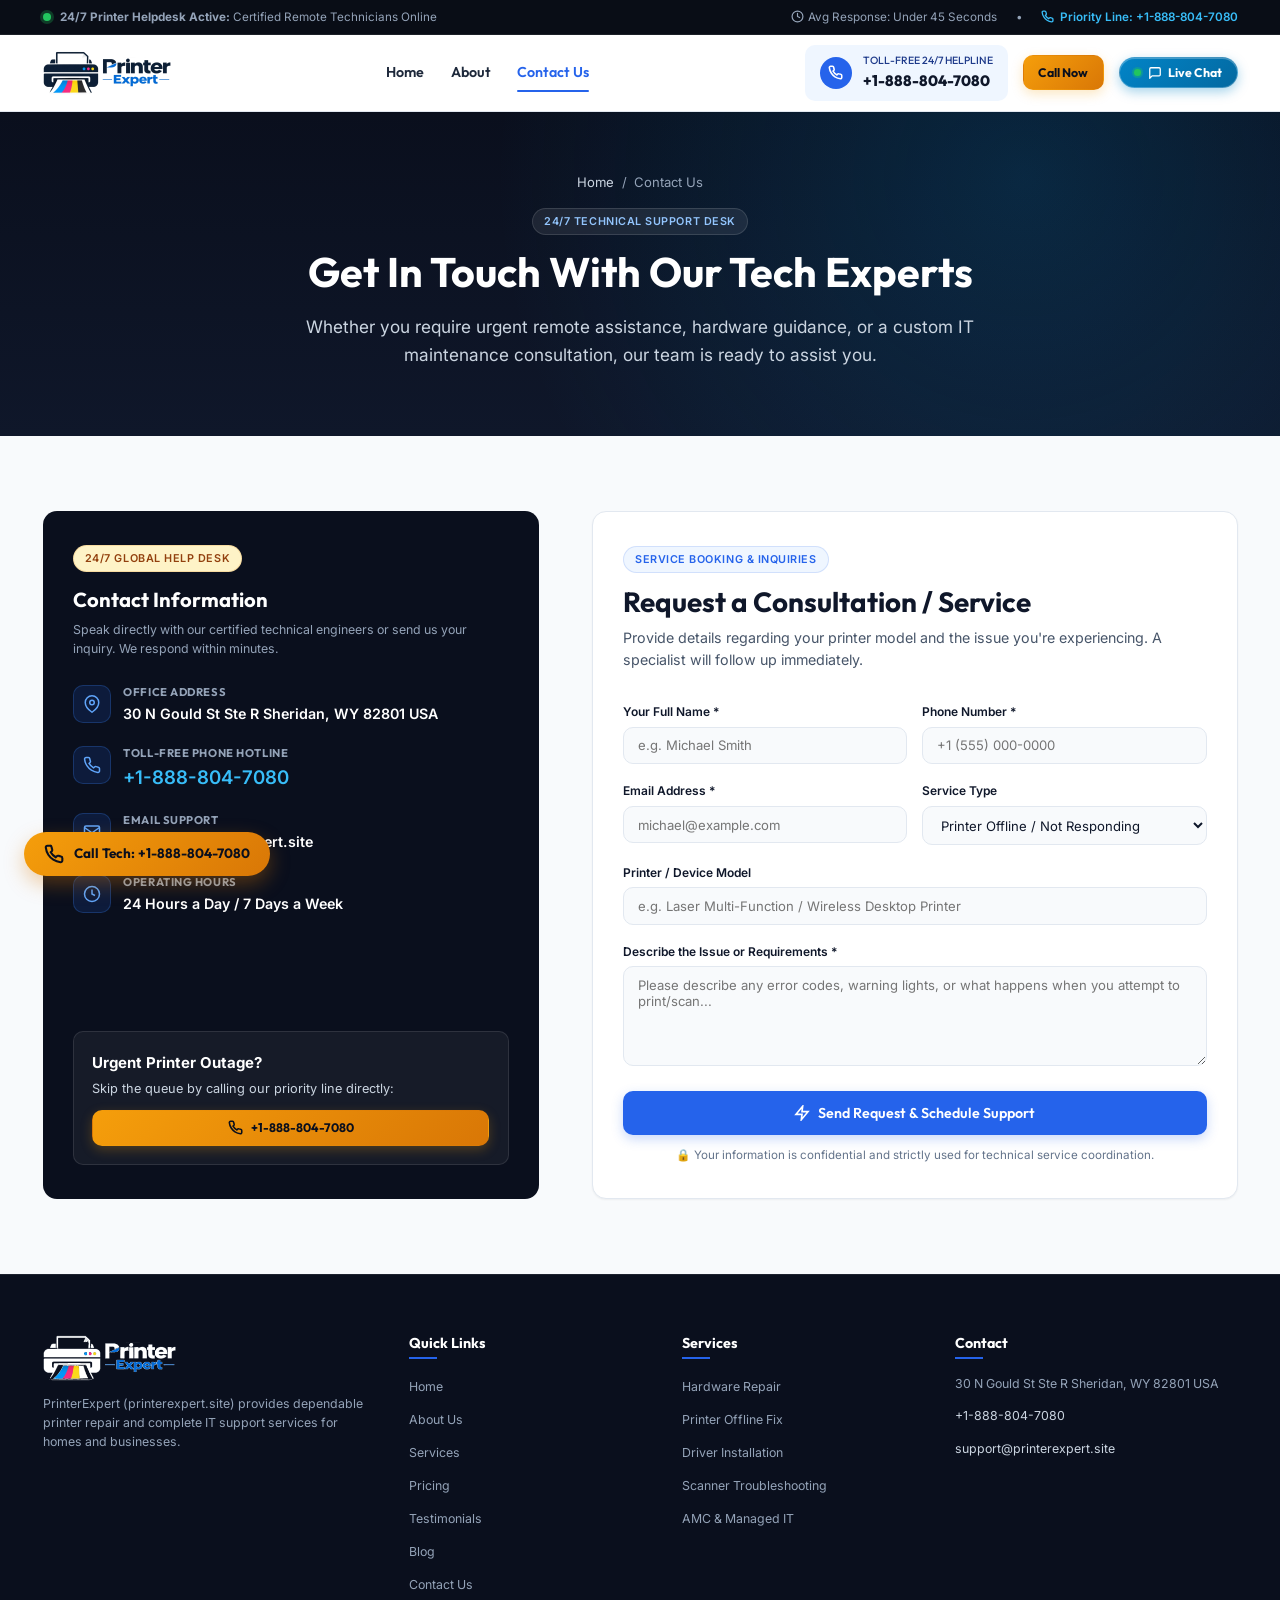
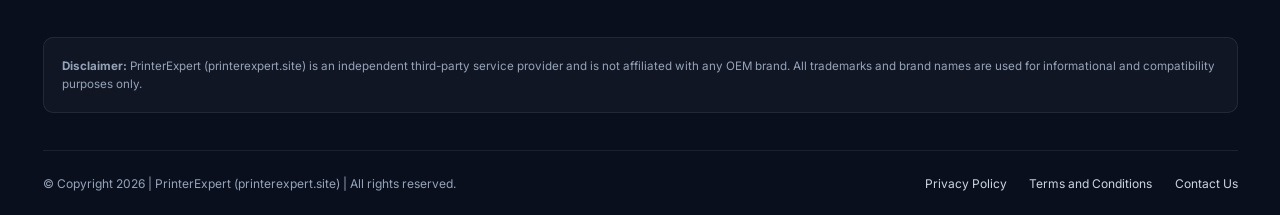
<file: contact.html>
<!DOCTYPE html>
<html lang="en">
<head>
  <meta charset="UTF-8">
  <meta name="viewport" content="width=device-width, initial-scale=1.0">
  <title>Contact Us | PrinterExpert - 24/7 Printer & IT Support</title>
  <meta name="description" content="Contact PrinterExpert (printerexpert.site). 24/7 Certified Technician Hotline: +1-888-804-7080. 30 N Gould St Ste R Sheridan, WY 82801 USA. Schedule support now.">
  
  <link rel="icon" href="data:image/svg+xml,<svg xmlns='http://www.w3.org/2000/svg' viewBox='0 0 24 24' fill='%232563eb'><path d='M19 8H5c-1.66 0-3 1.34-3 3v6h4v4h12v-4h4v-6c0-1.66-1.34-3-3-3zm-3 11H8v-5h8v5zm3-7c-.55 0-1-.45-1-1s.45-1 1-1 1 .45 1 1-.45 1-1 1zm-1-9H6v4h12V3z'/></svg>">
  <link rel="stylesheet" href="css/style.css?v=3.0">
  
    <script>
    // JivoChat Global Opener
    window._wantsJivoOpen = false;
    window.openJivoChat = function(e) {
      if (e && typeof e.preventDefault === 'function') e.preventDefault();
      if (window.jivo_api && typeof window.jivo_api.open === 'function') {
        try { window.jivo_api.open(); return; } catch(err) {}
      }
      var jEl = document.getElementById('jivo_container') || 
                document.querySelector('jdiv[class*="label"], jdiv[class*="button"], jdiv[id*="jivo"], [class*="jivo-btn"]');
      if (jEl && typeof jEl.click === 'function') {
        try { jEl.click(); return; } catch(err) {}
      }
      window._wantsJivoOpen = true;
      var attempts = 0;
      var timer = setInterval(function() {
        attempts++;
        if (window.jivo_api && typeof window.jivo_api.open === 'function') {
          try { window.jivo_api.open(); window._wantsJivoOpen = false; clearInterval(timer); return; } catch(err) {}
        }
        var el = document.getElementById('jivo_container') || document.querySelector('jdiv');
        if (el && typeof el.click === 'function') {
          try { el.click(); window._wantsJivoOpen = false; clearInterval(timer); return; } catch(err) {}
        }
        if (attempts >= 40) clearInterval(timer);
      }, 100);
    };
    window.jivo_onLoadCallback = function() {
      if (window._wantsJivoOpen && window.jivo_api && typeof window.jivo_api.open === 'function') {
        try { window.jivo_api.open(); window._wantsJivoOpen = false; } catch(err) {}
      }
    };
  </script>
</head>
<body>

  <!-- Top Urgency / Live Status Ticker -->
  <div class="top-urgency-bar">
    <div class="container" style="display: flex; justify-content: space-between; align-items: center; width: 100%;">
      <div class="top-urgency-left">
        <span class="live-beacon"></span>
        <span><strong>24/7 Printer Helpdesk Active:</strong> Certified Remote Technicians Online</span>
      </div>
      <div class="top-urgency-right">
        <span><svg width="13" height="13" viewBox="0 0 24 24" fill="none" stroke="currentColor" stroke-width="2.2" stroke-linecap="round" stroke-linejoin="round" style="display:inline-block; vertical-align:-2px; margin-right:4px;"><circle cx="12" cy="12" r="10"></circle><polyline points="12 6 12 12 16 14"></polyline></svg>Avg Response: Under 45 Seconds</span>
        <span>•</span>
        <a href="tel:+18888047080" class="top-urgency-link">
          <svg width="13" height="13" viewBox="0 0 24 24" fill="none" stroke="currentColor" stroke-width="2.5"><path d="M22 16.92v3a2 2 0 0 1-2.18 2 19.79 19.79 0 0 1-8.63-3.07 19.5 19.5 0 0 1-6-6 19.79 19.79 0 0 1-3.07-8.67A2 2 0 0 1 4.11 2h3a2 2 0 0 1 2 1.72 12.84 12.84 0 0 0 .7 2.81 2 2 0 0 1-.45 2.11L8.09 9.91a16 16 0 0 0 6 6l1.27-1.27a2 2 0 0 1 2.11-.45 12.84 12.84 0 0 0 2.81.7A2 2 0 0 1 22 16.92z"></path></svg>
          Priority Line: +1-888-804-7080
        </a>
      </div>
    </div>
  </div>

  <!-- Main Navigation Header (Unified Desktop & Mobile) -->
  <header class="site-header">
    <div class="container nav-container">
      <a href="index.html" class="brand-logo" aria-label="PrinterExpert Home">
        <img src="images/logo.png" alt="PrinterExpert" class="brand-logo-img">
      </a>

      <!-- Clean Header Menu: Home, About, Contact Us Only -->
      <nav class="nav-menu">
        <a href="index.html" class="nav-link">Home</a>
        <a href="about.html" class="nav-link">About</a>
        <a href="contact.html" class="nav-link active">Contact Us</a>
      </nav>

      <div class="nav-cta">
        <a href="tel:+18888047080" class="phone-quick-cta">
          <div class="phone-icon-pulse">
            <svg width="15" height="15" viewBox="0 0 24 24" fill="none" stroke="currentColor" stroke-width="2.5"><path d="M22 16.92v3a2 2 0 0 1-2.18 2 19.79 19.79 0 0 1-8.63-3.07 19.5 19.5 0 0 1-6-6 19.79 19.79 0 0 1-3.07-8.67A2 2 0 0 1 4.11 2h3a2 2 0 0 1 2 1.72 12.84 12.84 0 0 0 .7 2.81 2 2 0 0 1-.45 2.11L8.09 9.91a16 16 0 0 0 6 6l1.27-1.27a2 2 0 0 1 2.11-.45 12.84 12.84 0 0 0 2.81.7A2 2 0 0 1 22 16.92z"></path></svg>
          </div>
          <div>
            <div style="font-size: 0.7rem; color: var(--primary-dark); font-weight: 500;">TOLL-FREE 24/7 HELPLINE</div>
            <div style="font-weight: 800; color: var(--navy-900);">+1-888-804-7080</div>
          </div>
        </a>
        <a href="tel:+18888047080" class="btn btn-accent btn-sm">Call Now</a>
        <button type="button" onclick="openJivoChat(event)" class="btn btn-chat btn-sm" aria-label="Start Live Chat">
          <span class="btn-chat-live-dot"></span>
          <svg class="btn-chat-icon" width="14" height="14" viewBox="0 0 24 24" fill="none" stroke="currentColor" stroke-width="2.2" stroke-linecap="round" stroke-linejoin="round"><path d="M21 15a2 2 0 0 1-2 2H7l-4 4V5a2 2 0 0 1 2-2h14a2 2 0 0 1 2 2z"></path></svg>
          <span>Live Chat</span>
        </button>
        <button class="mobile-toggle" aria-label="Toggle navigation">☰</button>
      </div>
    </div>
  </header>

  <!-- Page Hero -->
  <section class="page-hero">
    <div class="container">
      <div class="breadcrumb">
        <a href="index.html">Home</a>
        <span>/</span>
        <span>Contact Us</span>
      </div>
      <div class="badge badge-dark">24/7 Technical Support Desk</div>
      <h1>Get In Touch With Our Tech Experts</h1>
      <p>
        Whether you require urgent remote assistance, hardware guidance, or a custom IT maintenance consultation, our team is ready to assist you.
      </p>
    </div>
  </section>

  <!-- Main Contact Grid -->
  <section class="section">
    <div class="container">
      <div class="contact-grid">
        
        <!-- Contact Info Card with Sleek SVGs -->
        <div class="contact-info-card">
          <div>
            <div class="badge badge-amber" style="margin-bottom: 1rem;">24/7 Global Help Desk</div>
            <h3>Contact Information</h3>
            <p>
              Speak directly with our certified technical engineers or send us your inquiry. We respond within minutes.
            </p>

            <div class="info-items">
              <div class="info-item">
                <div class="info-icon">
                  <svg viewBox="0 0 24 24" fill="none" stroke="currentColor" stroke-width="2"><path d="M21 10c0 7-9 13-9 13s-9-6-9-13a9 9 0 0 1 18 0z"></path><circle cx="12" cy="10" r="3"></circle></svg>
                </div>
                <div class="info-content">
                  <h5>Office Address</h5>
                  <span>30 N Gould St Ste R Sheridan, WY 82801 USA</span>
                </div>
              </div>

              <div class="info-item">
                <div class="info-icon">
                  <svg viewBox="0 0 24 24" fill="none" stroke="currentColor" stroke-width="2"><path d="M22 16.92v3a2 2 0 0 1-2.18 2 19.79 19.79 0 0 1-8.63-3.07 19.5 19.5 0 0 1-6-6 19.79 19.79 0 0 1-3.07-8.67A2 2 0 0 1 4.11 2h3a2 2 0 0 1 2 1.72 12.84 12.84 0 0 0 .7 2.81 2 2 0 0 1-.45 2.11L8.09 9.91a16 16 0 0 0 6 6l1.27-1.27a2 2 0 0 1 2.11-.45 12.84 12.84 0 0 0 2.81.7A2 2 0 0 1 22 16.92z"></path></svg>
                </div>
                <div class="info-content">
                  <h5>Toll-Free Phone Hotline</h5>
                  <a href="tel:+18888047080" style="font-size: 1.25rem; color: #38bdf8;">+1-888-804-7080</a>
                </div>
              </div>

              <div class="info-item">
                <div class="info-icon">
                  <svg viewBox="0 0 24 24" fill="none" stroke="currentColor" stroke-width="2"><path d="M4 4h16c1.1 0 2 .9 2 2v12c0 1.1-.9 2-2 2H4c-1.1 0-2-.9-2-2V6c0-1.1.9-2 2-2z"></path><polyline points="22,6 12,13 2,6"></polyline></svg>
                </div>
                <div class="info-content">
                  <h5>Email Support</h5>
                  <a href="mailto:support@printerexpert.site">support@printerexpert.site</a>
                </div>
              </div>

              <div class="info-item">
                <div class="info-icon">
                  <svg viewBox="0 0 24 24" fill="none" stroke="currentColor" stroke-width="2"><circle cx="12" cy="12" r="10"></circle><polyline points="12 6 12 12 16 14"></polyline></svg>
                </div>
                <div class="info-content">
                  <h5>Operating Hours</h5>
                  <span>24 Hours a Day / 7 Days a Week</span>
                </div>
              </div>
            </div>
          </div>

          <div style="background: rgba(255, 255, 255, 0.05); padding: 1.25rem; border-radius: var(--radius-md); border: 1px solid rgba(255, 255, 255, 0.1);">
            <div style="font-weight: 700; color: var(--white); margin-bottom: 0.25rem;">Urgent Printer Outage?</div>
            <div style="font-size: 0.85rem; color: var(--slate-300); margin-bottom: 0.75rem;">Skip the queue by calling our priority line directly:</div>
            <a href="tel:+18888047080" class="btn btn-accent btn-sm" style="width: 100%;">
              <svg width="15" height="15" viewBox="0 0 24 24" fill="none" stroke="currentColor" stroke-width="2.5"><path d="M22 16.92v3a2 2 0 0 1-2.18 2 19.79 19.79 0 0 1-8.63-3.07 19.5 19.5 0 0 1-6-6 19.79 19.79 0 0 1-3.07-8.67A2 2 0 0 1 4.11 2h3a2 2 0 0 1 2 1.72 12.84 12.84 0 0 0 .7 2.81 2 2 0 0 1-.45 2.11L8.09 9.91a16 16 0 0 0 6 6l1.27-1.27a2 2 0 0 1 2.11-.45 12.84 12.84 0 0 0 2.81.7A2 2 0 0 1 22 16.92z"></path></svg>
              +1-888-804-7080
            </a>
          </div>
        </div>

        <!-- Contact & Booking Request Form -->
        <div class="contact-form-card">
          <div class="badge badge-primary" style="margin-bottom: 0.75rem;">Service Booking & Inquiries</div>
          <h2 style="font-size: 1.85rem; margin-bottom: 0.5rem; color: var(--navy-900);">Request a Consultation / Service</h2>
          <p style="color: var(--slate-600); margin-bottom: 2rem; font-size: 0.95rem;">
            Provide details regarding your printer model and the issue you're experiencing. A specialist will follow up immediately.
          </p>

          <form action="https://api.web3forms.com/submit" method="POST" class="printerexpert-form smartfix-form" id="contactPageForm">
            <input type="hidden" name="access_key" value="446c3e52-56fd-40a4-aaec-87e2ec3d92ee">
            <input type="hidden" name="subject" value="New Support Lead - PrinterExpert">
            <input type="hidden" name="from_name" value="PrinterExpert Website">
            <input type="checkbox" name="botcheck" class="hidden" style="display: none;">

            <div class="form-row">
              <div class="form-group">
                <label class="form-label">Your Full Name *</label>
                <input type="text" name="name" class="form-control" placeholder="e.g. Michael Smith" required>
              </div>
              <div class="form-group">
                <label class="form-label">Phone Number *</label>
                <input type="tel" name="phone" class="form-control" placeholder="+1 (555) 000-0000" required>
              </div>
            </div>

            <div class="form-row">
              <div class="form-group">
                <label class="form-label">Email Address *</label>
                <input type="email" name="email" class="form-control" placeholder="michael@example.com" required>
              </div>
              <div class="form-group">
                <label class="form-label">Service Type</label>
                <select name="service_type" class="form-control">
                  <option value="offline">Printer Offline / Not Responding</option>
                  <option value="driver">Driver & Software Installation</option>
                  <option value="wifi">Wireless & Network Setup</option>
                  <option value="scanner">Scan Not Working / OCR</option>
                  <option value="hardware">Hardware / Paper Jam / Clean</option>
                  <option value="amc">Annual Maintenance Contract (AMC)</option>
                  <option value="other">General IT Support</option>
                </select>
              </div>
            </div>

            <div class="form-group">
              <label class="form-label">Printer / Device Model</label>
              <input type="text" name="printer_model" class="form-control" placeholder="e.g. Laser Multi-Function / Wireless Desktop Printer" required>
            </div>

            <div class="form-group">
              <label class="form-label">Describe the Issue or Requirements *</label>
              <textarea name="message" class="form-control" rows="4" placeholder="Please describe any error codes, warning lights, or what happens when you attempt to print/scan..." required></textarea>
            </div>

            <button type="submit" class="btn btn-primary btn-lg" style="width: 100%;">
              <svg width="16" height="16" viewBox="0 0 24 24" fill="none" stroke="currentColor" stroke-width="2.5"><polygon points="13 2 3 14 12 14 11 22 21 10 12 10 13 2"></polygon></svg>
              Send Request & Schedule Support
            </button>
            <p style="font-size: 0.775rem; color: var(--slate-500); text-align: center; margin-top: 0.75rem;">
              🔒 Your information is confidential and strictly used for technical service coordination.
            </p>
          </form>
        </div>

      </div>
    </div>
  </section>

  <!-- Footer -->
  <footer class="site-footer">
    <div class="container">
      <div class="footer-grid">
        <div class="footer-brand">
          <a href="index.html" class="brand-logo" style="margin-bottom: 0.75rem;" aria-label="PrinterExpert Home">
            <img src="images/logo-footer.png" alt="PrinterExpert" class="brand-logo-img brand-logo-footer">
          </a>
          <p>
            PrinterExpert (printerexpert.site) provides dependable printer repair and complete IT support services for homes and businesses.
          </p>
        </div>

        <div>
          <h4 class="footer-title">Quick Links</h4>
          <ul class="footer-links">
            <li><a href="index.html">Home</a></li>
            <li><a href="about.html">About Us</a></li>
            <li><a href="services.html">Services</a></li>
            <li><a href="pricing.html">Pricing</a></li>
            <li><a href="testimonial.html">Testimonials</a></li>
            <li><a href="blog.html">Blog</a></li>
            <li><a href="contact.html">Contact Us</a></li>
          </ul>
        </div>

        <div>
          <h4 class="footer-title">Services</h4>
          <ul class="footer-links">
            <li><a href="services.html#device-repair">Hardware Repair</a></li>
            <li><a href="services.html#offline-fix">Printer Offline Fix</a></li>
            <li><a href="services.html#driver-install">Driver Installation</a></li>
            <li><a href="services.html#scanner-fix">Scanner Troubleshooting</a></li>
            <li><a href="services.html#managed-it">AMC & Managed IT</a></li>
          </ul>
        </div>

        <div>
          <h4 class="footer-title">Contact</h4>
          <ul class="footer-contact-info">
            <li><span>30 N Gould St Ste R Sheridan, WY 82801 USA</span></li>
            <li><a href="tel:+18888047080">+1-888-804-7080</a></li>
            <li><a href="mailto:support@printerexpert.site">support@printerexpert.site</a></li>
          </ul>
        </div>
      </div>

      <div class="footer-disclaimer-wrapper">
        <strong>Disclaimer:</strong> PrinterExpert (printerexpert.site) is an independent third-party service provider and is not affiliated with any OEM brand. All trademarks and brand names are used for informational and compatibility purposes only.
      </div>

      <div class="footer-bottom">
        <div>© Copyright 2026 | PrinterExpert (printerexpert.site) | All rights reserved.</div>
        <div style="display: flex; gap: 1.5rem;">
          <a href="privacy.html">Privacy Policy</a>
          <a href="terms.html">Terms and Conditions</a>
          <a href="contact.html">Contact Us</a>
        </div>
      </div>
    </div>
  </footer>



  <a href="tel:+18888047080" class="floating-call-widget" title="Call Technician Now">
    <svg width="20" height="20" viewBox="0 0 24 24" fill="none" stroke="currentColor" stroke-width="2.5"><path d="M22 16.92v3a2 2 0 0 1-2.18 2 19.79 19.79 0 0 1-8.63-3.07 19.5 19.5 0 0 1-6-6 19.79 19.79 0 0 1-3.07-8.67A2 2 0 0 1 4.11 2h3a2 2 0 0 1 2 1.72 12.84 12.84 0 0 0 .7 2.81 2 2 0 0 1-.45 2.11L8.09 9.91a16 16 0 0 0 6 6l1.27-1.27a2 2 0 0 1 2.11-.45 12.84 12.84 0 0 0 2.81.7A2 2 0 0 1 22 16.92z"></path></svg>
    <span>Call Tech: +1-888-804-7080</span>
  </a>

  <script src="js/main.js"></script>

  <!-- JivoChat Live Support Widget -->
  <script src="//code.jivosite.com/widget/xPrYyGqG4P" async></script>
</body>
</html>
</file>
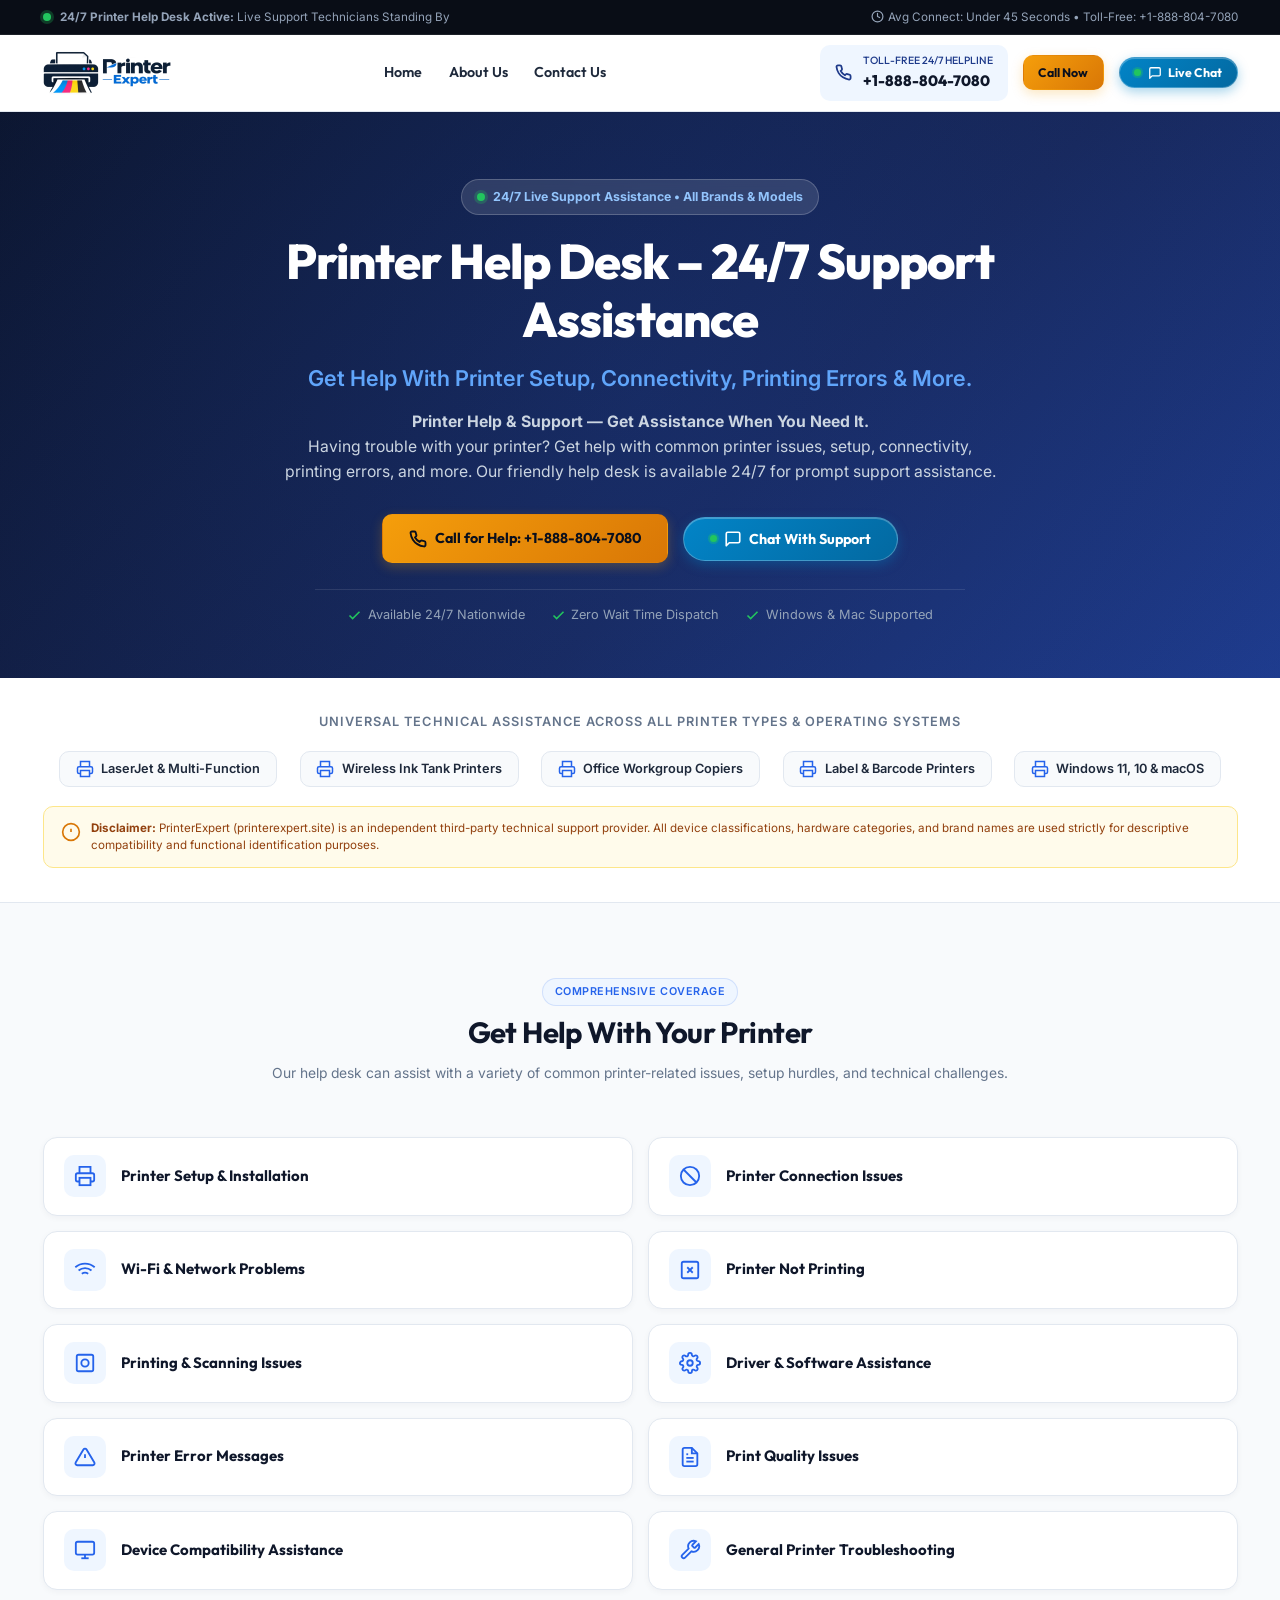
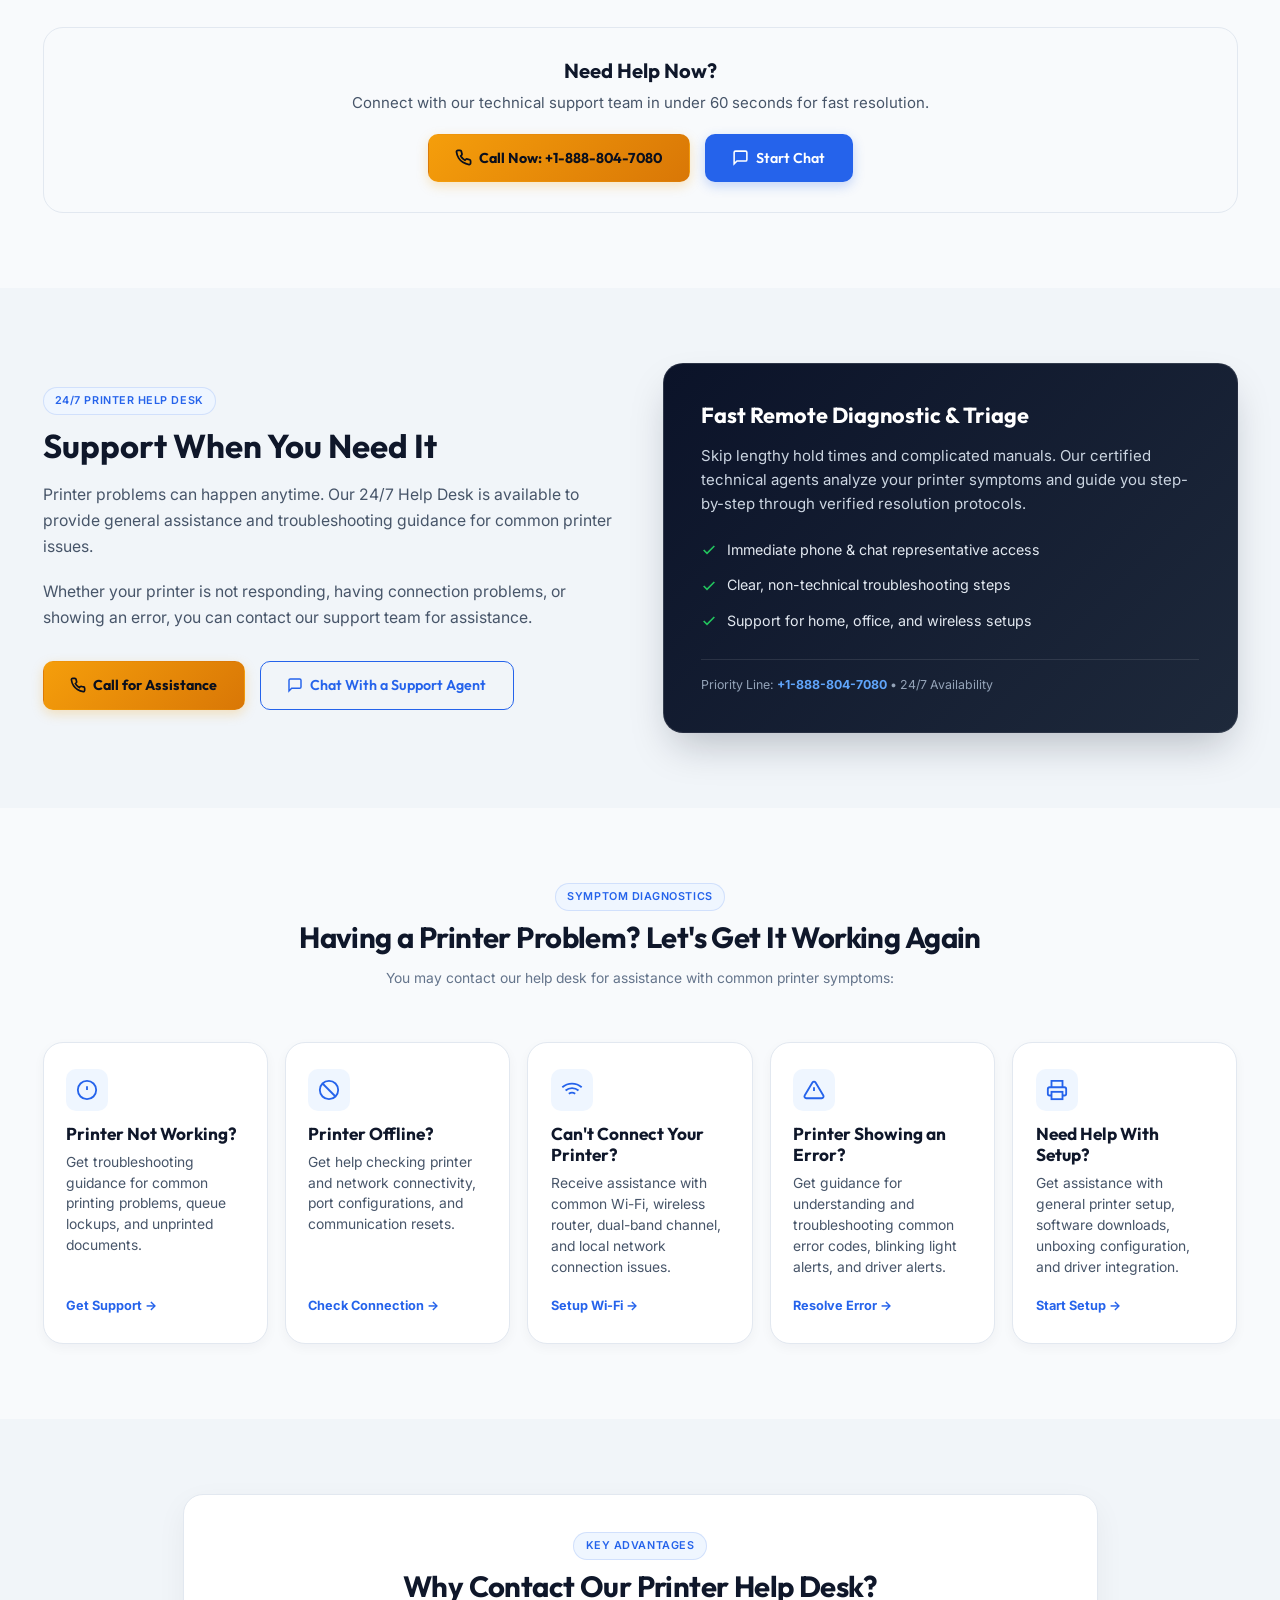
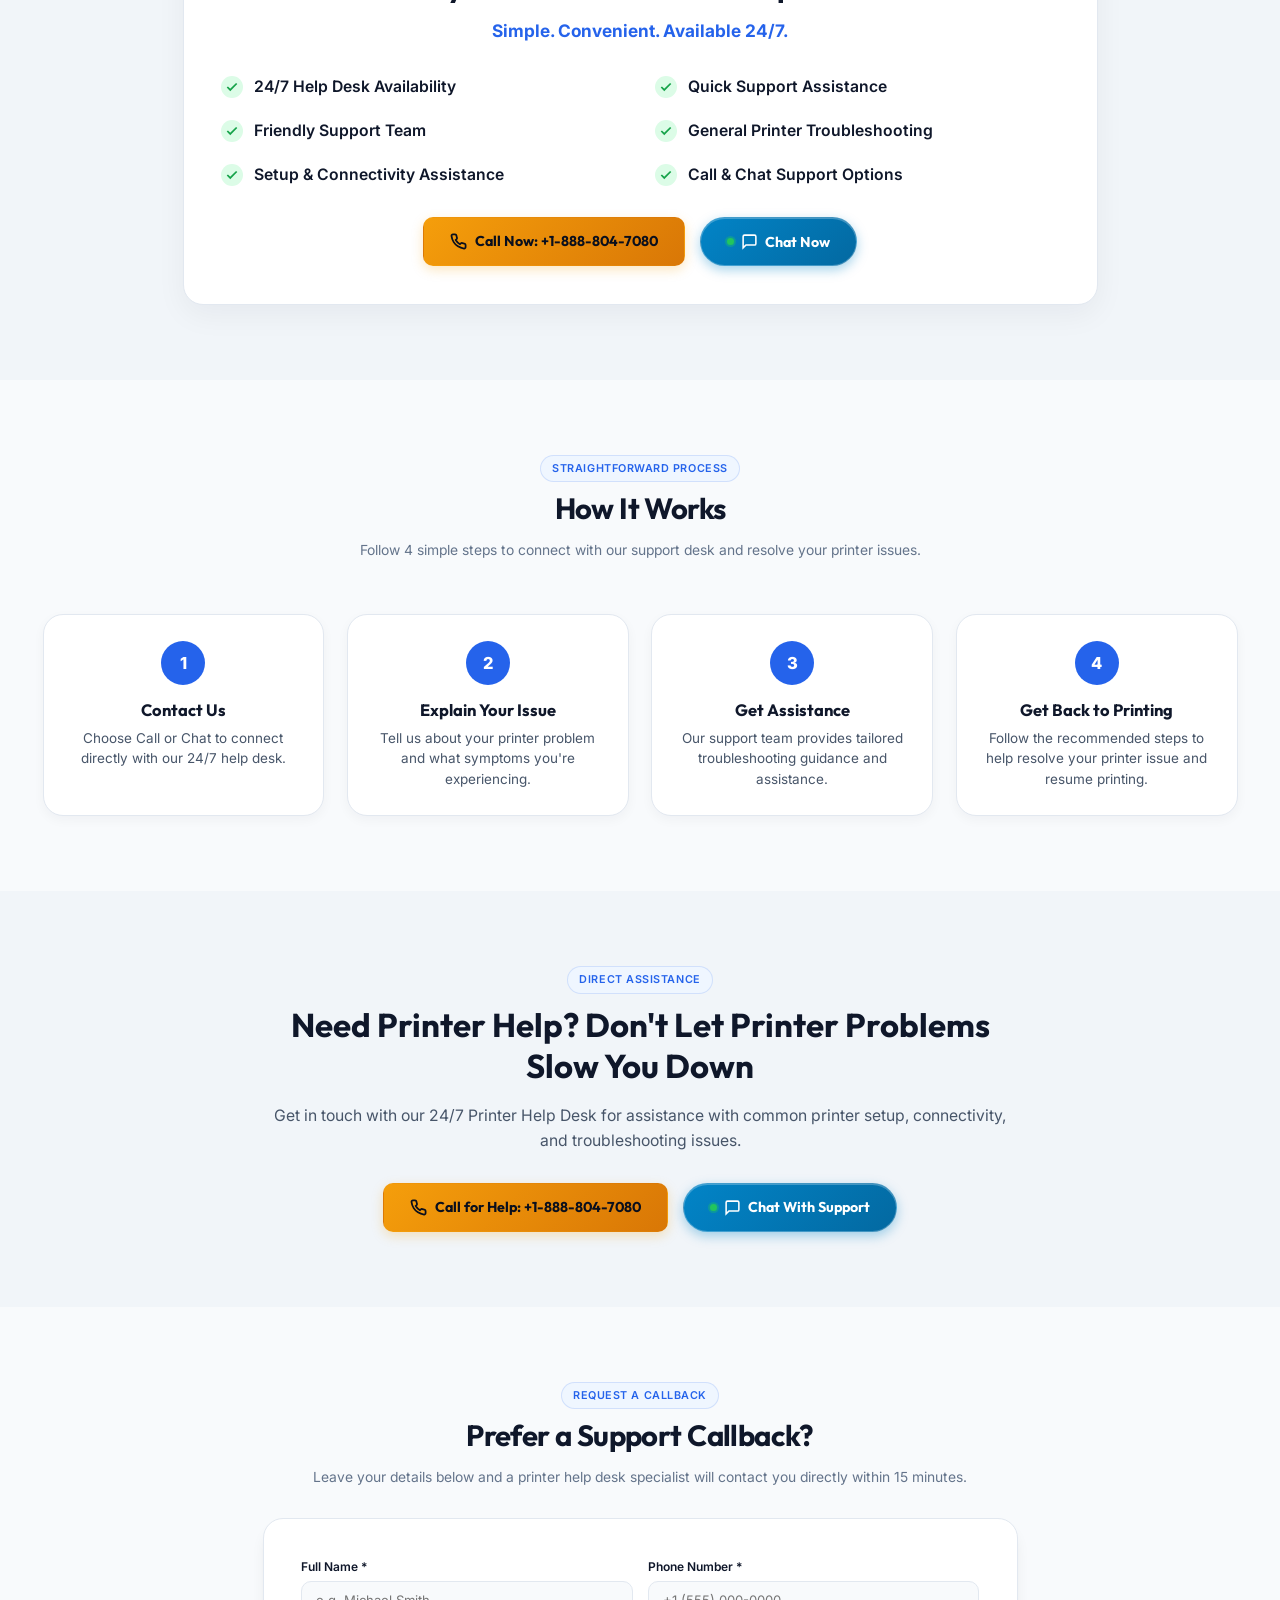
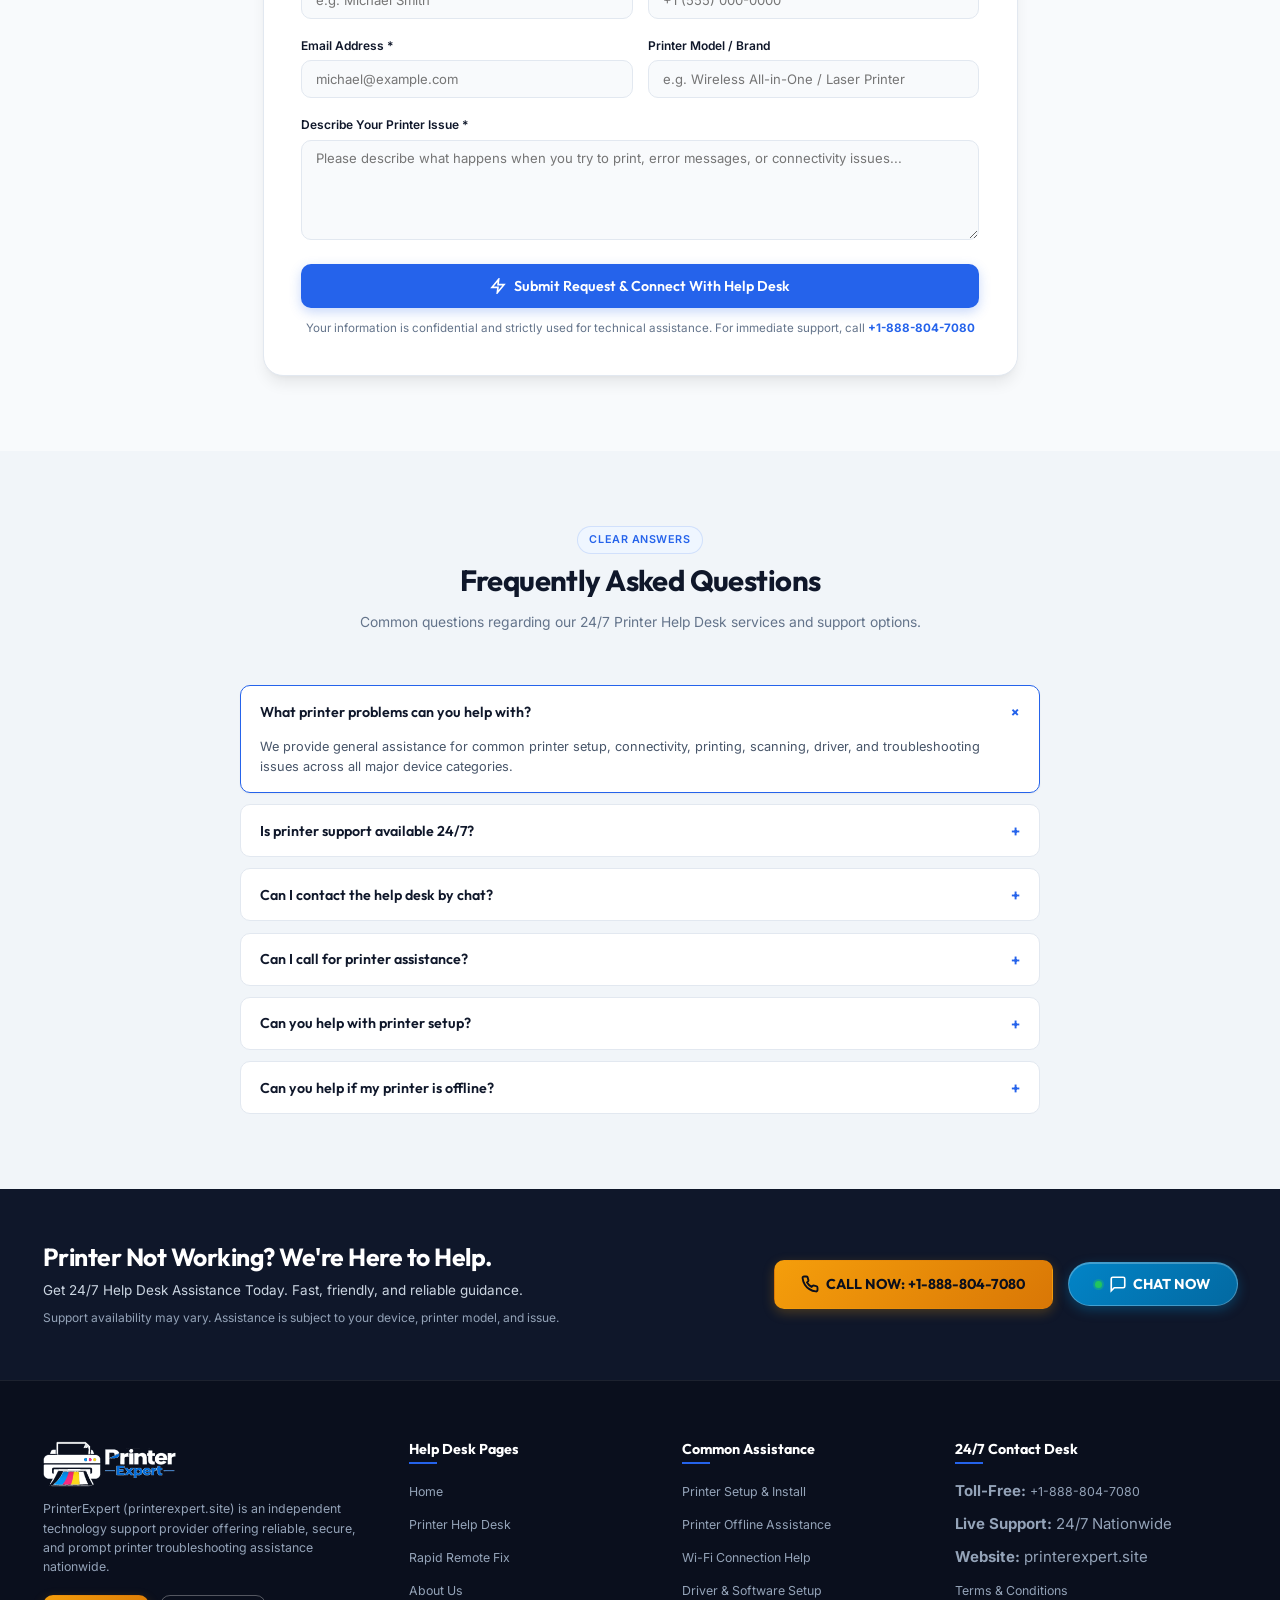
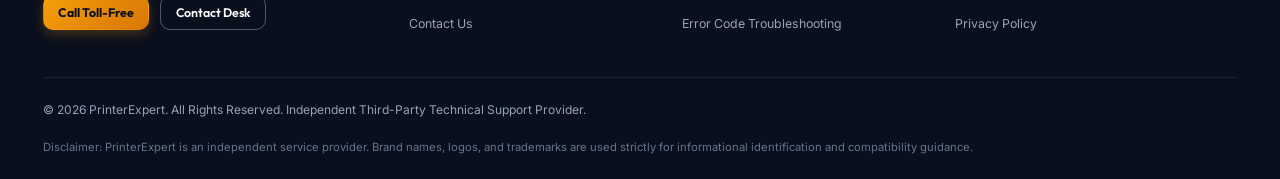
<file: helpdesk.html>
<!DOCTYPE html>
<html lang="en">
<head>
  <meta charset="UTF-8">
  <meta name="viewport" content="width=device-width, initial-scale=1.0">
  <title>Printer Help Desk – 24/7 Support Assistance | PrinterExpert</title>
  <meta name="description" content="Printer Help Desk available 24/7 for support assistance. Get immediate help with printer setup, connectivity, Wi-Fi errors, offline issues, and troubleshooting. Call +1-888-804-7080 or Chat Now.">
  <meta name="keywords" content="Printer Help Desk, Printer Support, Printer Help, Printer Troubleshooting, Printer Technical Support, Printer Setup Help, Printer Installation Help, Printer Support 24/7, 24/7 Printer Help, Printer Customer Support, Printer Connection Help, Printer Not Printing, Printer Offline Help, Printer Error Help, Printer Setup Support">
  <link rel="stylesheet" href="css/style.css?v=3.2">
  <link rel="icon" href="data:image/svg+xml,<svg xmlns='http://www.w3.org/2000/svg' viewBox='0 0 24 24' fill='%232563eb'><path d='M19 8H5c-1.66 0-3 1.34-3 3v6h4v4h12v-4h4v-6c0-1.66-1.34-3-3-3zm-3 11H8v-5h8v5zm3-7c-.55 0-1-.45-1-1s.45-1 1-1 1 .45 1 1-.45 1-1 1zm-1-9H6v4h12V3z'/></svg>">
  <script>
    // Pure Direct JivoChat Trigger
    window._wantsJivoOpen = false;
    window.openJivoChat = function(e) {
      if (e && typeof e.preventDefault === 'function') e.preventDefault();
      
      // 1. Direct call if Jivo API is ready
      if (window.jivo_api && typeof window.jivo_api.open === 'function') {
        try {
          window.jivo_api.open();
          return;
        } catch (err) {
          try { window.jivo_api.open({ start: 'chat' }); return; } catch (e2) {}
        }
      }

      // 2. Click any DOM elements created by Jivo
      try {
        var jEl = document.getElementById('jivo_container') || 
                  document.querySelector('jdiv[class*="label"], jdiv[class*="button"], [class*="jivo"]');
        if (jEl && typeof jEl.click === 'function') jEl.click();
      } catch (err) {}

      // 3. Mark intent to open immediately on load
      window._wantsJivoOpen = true;

      // 4. Fast polling (every 50ms) to open the millisecond Jivo is ready
      var attempts = 0;
      var timer = setInterval(function() {
        attempts++;
        if (window.jivo_api && typeof window.jivo_api.open === 'function') {
          try {
            window.jivo_api.open();
            window._wantsJivoOpen = false;
            clearInterval(timer);
            return;
          } catch (err) {}
        }
        if (attempts >= 100) clearInterval(timer);
      }, 50);
    };

    // Jivo Native Ready Callback
    window.jivo_onLoadCallback = function() {
      if (window._wantsJivoOpen && window.jivo_api && typeof window.jivo_api.open === 'function') {
        try {
          window.jivo_api.open();
          window._wantsJivoOpen = false;
        } catch (err) {}
      }
    };
  </script>
  <!-- JivoChat Live Widget -->
  <script src="//code.jivosite.com/widget/xPrYyGqG4P" async></script>
</head>
<body>

  <!-- Top Urgency / Live Status Ticker -->
  <div class="top-urgency-bar">
    <div class="container" style="display: flex; justify-content: space-between; align-items: center; width: 100%;">
      <div class="top-urgency-left">
        <span class="live-beacon"></span>
        <span><strong>24/7 Printer Help Desk Active:</strong> Live Support Technicians Standing By</span>
      </div>
      <div class="top-urgency-right">
        <span><svg width="13" height="13" viewBox="0 0 24 24" fill="none" stroke="currentColor" stroke-width="2.2" stroke-linecap="round" stroke-linejoin="round" style="display:inline-block; vertical-align:-2px; margin-right:4px;"><circle cx="12" cy="12" r="10"></circle><polyline points="12 6 12 12 16 14"></polyline></svg>Avg Connect: Under 45 Seconds • Toll-Free: +1-888-804-7080</span>
      </div>
    </div>
  </div>

  <!-- Main Navigation Header -->
  <header class="site-header">
    <div class="container nav-container">
      <a href="index.html" class="brand-logo" aria-label="PrinterExpert Home">
        <img src="images/logo.png" alt="PrinterExpert" class="brand-logo-img">
      </a>

      <nav class="nav-menu">
        <a href="index.html" class="nav-link">Home</a>
        <a href="about.html" class="nav-link">About Us</a>
        <a href="contact.html" class="nav-link">Contact Us</a>
      </nav>

      <div class="nav-cta">
        <a href="tel:+18888047080" class="phone-quick-cta" title="Call Toll-Free Helpline">
          <div class="phone-quick-icon">
            <svg width="17" height="17" viewBox="0 0 24 24" fill="none" stroke="currentColor" stroke-width="2.5"><path d="M22 16.92v3a2 2 0 0 1-2.18 2 19.79 19.79 0 0 1-8.63-3.07 19.5 19.5 0 0 1-6-6 19.79 19.79 0 0 1-3.07-8.67A2 2 0 0 1 4.11 2h3a2 2 0 0 1 2 1.72 12.84 12.84 0 0 0 .7 2.81 2 2 0 0 1-.45 2.11L8.09 9.91a16 16 0 0 0 6 6l1.27-1.27a2 2 0 0 1 2.11-.45 12.84 12.84 0 0 0 2.81.7A2 2 0 0 1 22 16.92z"></path></svg>
          </div>
          <div class="phone-quick-text">
            <div style="font-size: 0.7rem; color: var(--primary-dark); font-weight: 500;">TOLL-FREE 24/7 HELPLINE</div>
            <div style="font-weight: 800; color: var(--navy-900);">+1-888-804-7080</div>
          </div>
        </a>
        <a href="tel:+18888047080" class="btn btn-accent btn-sm">Call Now</a>
        <button type="button" onclick="openJivoChat(event)" class="btn btn-chat btn-sm" aria-label="Start Live Chat">
          <span class="btn-chat-live-dot"></span>
          <svg class="btn-chat-icon" width="14" height="14" viewBox="0 0 24 24" fill="none" stroke="currentColor" stroke-width="2.2" stroke-linecap="round" stroke-linejoin="round"><path d="M21 15a2 2 0 0 1-2 2H7l-4 4V5a2 2 0 0 1 2-2h14a2 2 0 0 1 2 2z"></path></svg>
          <span>Live Chat</span>
        </button>
        <button class="mobile-toggle" aria-label="Toggle navigation">☰</button>
      </div>
    </div>
  </header>

  <!-- Hero Section (PPC & High Conversion Optimized) -->
  <section class="helpdesk-hero">
    <div class="container helpdesk-hero-content">
      <div class="helpdesk-badge">
        <span class="live-beacon" style="width: 8px; height: 8px;"></span>
        <span>24/7 Live Support Assistance • All Brands & Models</span>
      </div>

      <h1>Printer Help Desk – 24/7 Support Assistance</h1>
      
      <div class="helpdesk-hero-subheadline">
        Get Help With Printer Setup, Connectivity, Printing Errors & More.
      </div>

      <p class="helpdesk-hero-p">
        <strong>Printer Help & Support — Get Assistance When You Need It.</strong><br>
        Having trouble with your printer? Get help with common printer issues, setup, connectivity, printing errors, and more. Our friendly help desk is available 24/7 for prompt support assistance.
      </p>

      <div class="helpdesk-cta-row">
        <a href="tel:+18888047080" class="btn btn-accent btn-lg btn-pulse">
          <svg width="18" height="18" viewBox="0 0 24 24" fill="none" stroke="currentColor" stroke-width="2.5"><path d="M22 16.92v3a2 2 0 0 1-2.18 2 19.79 19.79 0 0 1-8.63-3.07 19.5 19.5 0 0 1-6-6 19.79 19.79 0 0 1-3.07-8.67A2 2 0 0 1 4.11 2h3a2 2 0 0 1 2 1.72 12.84 12.84 0 0 0 .7 2.81 2 2 0 0 1-.45 2.11L8.09 9.91a16 16 0 0 0 6 6l1.27-1.27a2 2 0 0 1 2.11-.45 12.84 12.84 0 0 0 2.81.7A2 2 0 0 1 22 16.92z"></path></svg>
          Call for Help: +1-888-804-7080
        </a>
        <button type="button" onclick="openJivoChat(event)" class="btn btn-chat btn-lg" aria-label="Chat With Support">
          <span class="btn-chat-live-dot"></span>
          <svg class="btn-chat-icon" width="18" height="18" viewBox="0 0 24 24" fill="none" stroke="currentColor" stroke-width="2.2" stroke-linecap="round" stroke-linejoin="round"><path d="M21 15a2 2 0 0 1-2 2H7l-4 4V5a2 2 0 0 1 2-2h14a2 2 0 0 1 2 2z"></path></svg>
          <span>Chat With Support</span>
        </button>
      </div>

      <div class="helpdesk-hero-trust">
        <span><svg width="15" height="15" viewBox="0 0 24 24" fill="none" stroke="#22c55e" stroke-width="2.5"><polyline points="20 6 9 17 4 12"></polyline></svg> Available 24/7 Nationwide</span>
        <span><svg width="15" height="15" viewBox="0 0 24 24" fill="none" stroke="#22c55e" stroke-width="2.5"><polyline points="20 6 9 17 4 12"></polyline></svg> Zero Wait Time Dispatch</span>
        <span><svg width="15" height="15" viewBox="0 0 24 24" fill="none" stroke="#22c55e" stroke-width="2.5"><polyline points="20 6 9 17 4 12"></polyline></svg> Windows & Mac Supported</span>
      </div>
    </div>
  </section>

  <!-- Hardware Compatibility & Independent Notice -->
  <section class="brand-strip">
    <div class="container">
      <div class="brand-strip-title">Universal Technical Assistance Across All Printer Types & Operating Systems</div>
      <div class="brand-logos-grid">
        <div class="brand-pill">
          <svg width="18" height="18" viewBox="0 0 24 24" fill="none" stroke="var(--primary)" stroke-width="2"><polyline points="6 9 6 2 18 2 18 9"></polyline><path d="M6 18H4a2 2 0 0 1-2-2v-5a2 2 0 0 1 2-2h16a2 2 0 0 1 2 2v5a2 2 0 0 1-2 2h-2"></path><rect x="6" y="14" width="12" height="8"></rect></svg>
          LaserJet & Multi-Function
        </div>
        <div class="brand-pill">
          <svg width="18" height="18" viewBox="0 0 24 24" fill="none" stroke="var(--primary)" stroke-width="2"><polyline points="6 9 6 2 18 2 18 9"></polyline><path d="M6 18H4a2 2 0 0 1-2-2v-5a2 2 0 0 1 2-2h16a2 2 0 0 1 2 2v5a2 2 0 0 1-2 2h-2"></path><rect x="6" y="14" width="12" height="8"></rect></svg>
          Wireless Ink Tank Printers
        </div>
        <div class="brand-pill">
          <svg width="18" height="18" viewBox="0 0 24 24" fill="none" stroke="var(--primary)" stroke-width="2"><polyline points="6 9 6 2 18 2 18 9"></polyline><path d="M6 18H4a2 2 0 0 1-2-2v-5a2 2 0 0 1 2-2h16a2 2 0 0 1 2 2v5a2 2 0 0 1-2 2h-2"></path><rect x="6" y="14" width="12" height="8"></rect></svg>
          Office Workgroup Copiers
        </div>
        <div class="brand-pill">
          <svg width="18" height="18" viewBox="0 0 24 24" fill="none" stroke="var(--primary)" stroke-width="2"><polyline points="6 9 6 2 18 2 18 9"></polyline><path d="M6 18H4a2 2 0 0 1-2-2v-5a2 2 0 0 1 2-2h16a2 2 0 0 1 2 2v5a2 2 0 0 1-2 2h-2"></path><rect x="6" y="14" width="12" height="8"></rect></svg>
          Label & Barcode Printers
        </div>
        <div class="brand-pill">
          <svg width="18" height="18" viewBox="0 0 24 24" fill="none" stroke="var(--primary)" stroke-width="2"><polyline points="6 9 6 2 18 2 18 9"></polyline><path d="M6 18H4a2 2 0 0 1-2-2v-5a2 2 0 0 1 2-2h16a2 2 0 0 1 2 2v5a2 2 0 0 1-2 2h-2"></path><rect x="6" y="14" width="12" height="8"></rect></svg>
          Windows 11, 10 & macOS
        </div>
      </div>

      <div class="disclaimer-box">
        <svg width="20" height="20" viewBox="0 0 24 24" fill="none" stroke="currentColor" stroke-width="2"><circle cx="12" cy="12" r="10"></circle><line x1="12" y1="8" x2="12" y2="12"></line><line x1="12" y1="16" x2="12.01" y2="16"></line></svg>
        <div>
          <strong>Disclaimer:</strong> PrinterExpert (printerexpert.site) is an independent third-party technical support provider. All device classifications, hardware categories, and brand names are used strictly for descriptive compatibility and functional identification purposes.
        </div>
      </div>
    </div>
  </section>

  <!-- Section 1: Get Help With Your Printer (10 Core Areas) -->
  <section class="section" id="issues">
    <div class="container">
      <div class="section-header">
        <div class="badge badge-primary">Comprehensive Coverage</div>
        <h2 class="section-title">Get Help With Your Printer</h2>
        <p class="section-subtitle">
          Our help desk can assist with a variety of common printer-related issues, setup hurdles, and technical challenges.
        </p>
      </div>

      <div class="helpdesk-issues-grid">
        <!-- 1 -->
        <div class="helpdesk-issue-item">
          <div class="helpdesk-issue-icon">
            <svg width="22" height="22" viewBox="0 0 24 24" fill="none" stroke="currentColor" stroke-width="2"><polyline points="6 9 6 2 18 2 18 9"></polyline><path d="M6 18H4a2 2 0 0 1-2-2v-5a2 2 0 0 1 2-2h16a2 2 0 0 1 2 2v5a2 2 0 0 1-2 2h-2"></path><rect x="6" y="14" width="12" height="8"></rect></svg>
          </div>
          <h3 class="helpdesk-issue-text">Printer Setup & Installation</h3>
        </div>

        <!-- 2 -->
        <div class="helpdesk-issue-item">
          <div class="helpdesk-issue-icon">
            <svg width="22" height="22" viewBox="0 0 24 24" fill="none" stroke="currentColor" stroke-width="2"><circle cx="12" cy="12" r="10"></circle><line x1="4.93" y1="4.93" x2="19.07" y2="19.07"></line></svg>
          </div>
          <h3 class="helpdesk-issue-text">Printer Connection Issues</h3>
        </div>

        <!-- 3 -->
        <div class="helpdesk-issue-item">
          <div class="helpdesk-issue-icon">
            <svg width="22" height="22" viewBox="0 0 24 24" fill="none" stroke="currentColor" stroke-width="2"><path d="M5 12.55a11 11 0 0 1 14.08 0"></path><path d="M1.42 9a16 16 0 0 1 21.16 0"></path><path d="M8.53 16.11a6 6 0 0 1 6.95 0"></path><line x1="12" y1="20" x2="12.01" y2="20"></line></svg>
          </div>
          <h3 class="helpdesk-issue-text">Wi-Fi & Network Problems</h3>
        </div>

        <!-- 4 -->
        <div class="helpdesk-issue-item">
          <div class="helpdesk-issue-icon">
            <svg width="22" height="22" viewBox="0 0 24 24" fill="none" stroke="currentColor" stroke-width="2"><rect x="3" y="3" width="18" height="18" rx="2" ry="2"></rect><line x1="9" y1="9" x2="15" y2="15"></line><line x1="15" y1="9" x2="9" y2="15"></line></svg>
          </div>
          <h3 class="helpdesk-issue-text">Printer Not Printing</h3>
        </div>

        <!-- 5 -->
        <div class="helpdesk-issue-item">
          <div class="helpdesk-issue-icon">
            <svg width="22" height="22" viewBox="0 0 24 24" fill="none" stroke="currentColor" stroke-width="2"><rect x="3" y="3" width="18" height="18" rx="2" ry="2"></rect><circle cx="12" cy="12" r="4"></circle></svg>
          </div>
          <h3 class="helpdesk-issue-text">Printing & Scanning Issues</h3>
        </div>

        <!-- 6 -->
        <div class="helpdesk-issue-item">
          <div class="helpdesk-issue-icon">
            <svg width="22" height="22" viewBox="0 0 24 24" fill="none" stroke="currentColor" stroke-width="2"><circle cx="12" cy="12" r="3"></circle><path d="M19.4 15a1.65 1.65 0 0 0 .33 1.82l.06.06a2 2 0 0 1 0 2.83 2 2 0 0 1-2.83 0l-.06-.06a1.65 1.65 0 0 0-1.82-.33 1.65 1.65 0 0 0-1 1.51V21a2 2 0 0 1-2 2 2 2 0 0 1-2-2v-.09A1.65 1.65 0 0 0 9 19.4a1.65 1.65 0 0 0-1.82.33l-.06.06a2 2 0 0 1-2.83 0 2 2 0 0 1 0-2.83l.06-.06a1.65 1.65 0 0 0 .33-1.82 1.65 1.65 0 0 0-1.51-1H3a2 2 0 0 1-2-2 2 2 0 0 1 2-2h.09A1.65 1.65 0 0 0 4.6 9a1.65 1.65 0 0 0-.33-1.82l-.06-.06a2 2 0 0 1 0-2.83 2 2 0 0 1 2.83 0l.06.06a1.65 1.65 0 0 0 1.82.33H9a1.65 1.65 0 0 0 1-1.51V3a2 2 0 0 1 2-2 2 2 0 0 1 2 2v.09a1.65 1.65 0 0 0 1 1.51 1.65 1.65 0 0 0 1.82-.33l.06-.06a2 2 0 0 1 2.83 0 2 2 0 0 1 0 2.83l-.06.06a1.65 1.65 0 0 0-.33 1.82V9a1.65 1.65 0 0 0 1.51 1H21a2 2 0 0 1 2 2 2 2 0 0 1-2 2h-.09a1.65 1.65 0 0 0-1.51 1z"></path></svg>
          </div>
          <h3 class="helpdesk-issue-text">Driver & Software Assistance</h3>
        </div>

        <!-- 7 -->
        <div class="helpdesk-issue-item">
          <div class="helpdesk-issue-icon">
            <svg width="22" height="22" viewBox="0 0 24 24" fill="none" stroke="currentColor" stroke-width="2"><path d="M10.29 3.86L1.82 18a2 2 0 0 0 1.71 3h16.94a2 2 0 0 0 1.71-3L13.71 3.86a2 2 0 0 0-3.42 0z"></path><line x1="12" y1="9" x2="12" y2="13"></line><line x1="12" y1="17" x2="12.01" y2="17"></line></svg>
          </div>
          <h3 class="helpdesk-issue-text">Printer Error Messages</h3>
        </div>

        <!-- 8 -->
        <div class="helpdesk-issue-item">
          <div class="helpdesk-issue-icon">
            <svg width="22" height="22" viewBox="0 0 24 24" fill="none" stroke="currentColor" stroke-width="2"><path d="M14 2H6a2 2 0 0 0-2 2v16a2 2 0 0 0 2 2h12a2 2 0 0 0 2-2V8z"></path><polyline points="14 2 14 8 20 8"></polyline><line x1="16" y1="13" x2="8" y2="13"></line><line x1="16" y1="17" x2="8" y2="17"></line><polyline points="10 9 9 9 8 9"></polyline></svg>
          </div>
          <h3 class="helpdesk-issue-text">Print Quality Issues</h3>
        </div>

        <!-- 9 -->
        <div class="helpdesk-issue-item">
          <div class="helpdesk-issue-icon">
            <svg width="22" height="22" viewBox="0 0 24 24" fill="none" stroke="currentColor" stroke-width="2"><rect x="2" y="3" width="20" height="14" rx="2" ry="2"></rect><line x1="8" y1="21" x2="16" y2="21"></line><line x1="12" y1="17" x2="12" y2="21"></line></svg>
          </div>
          <h3 class="helpdesk-issue-text">Device Compatibility Assistance</h3>
        </div>

        <!-- 10 -->
        <div class="helpdesk-issue-item">
          <div class="helpdesk-issue-icon">
            <svg width="22" height="22" viewBox="0 0 24 24" fill="none" stroke="currentColor" stroke-width="2"><path d="M14.7 6.3a1 1 0 0 0 0 1.4l1.6 1.6a1 1 0 0 0 1.4 0l3.77-3.77a6 6 0 0 1-7.94 7.94l-6.91 6.91a2.12 2.12 0 0 1-3-3l6.91-6.91a6 6 0 0 1 7.94-7.94l-3.76 3.76z"></path></svg>
          </div>
          <h3 class="helpdesk-issue-text">General Printer Troubleshooting</h3>
        </div>
      </div>

      <!-- Mid CTA Box -->
      <div class="helpdesk-mid-cta">
        <h3>Need Help Now?</h3>
        <p>Connect with our technical support team in under 60 seconds for fast resolution.</p>
        <div style="display: flex; gap: 1rem; justify-content: center; flex-wrap: wrap;">
          <a href="tel:+18888047080" class="btn btn-accent btn-lg">
            <svg width="17" height="17" viewBox="0 0 24 24" fill="none" stroke="currentColor" stroke-width="2.5"><path d="M22 16.92v3a2 2 0 0 1-2.18 2 19.79 19.79 0 0 1-8.63-3.07 19.5 19.5 0 0 1-6-6 19.79 19.79 0 0 1-3.07-8.67A2 2 0 0 1 4.11 2h3a2 2 0 0 1 2 1.72 12.84 12.84 0 0 0 .7 2.81 2 2 0 0 1-.45 2.11L8.09 9.91a16 16 0 0 0 6 6l1.27-1.27a2 2 0 0 1 2.11-.45 12.84 12.84 0 0 0 2.81.7A2 2 0 0 1 22 16.92z"></path></svg>
            Call Now: +1-888-804-7080
          </a>
          <button type="button" onclick="openJivoChat(event)" class="btn btn-primary btn-lg">
            <svg width="17" height="17" viewBox="0 0 24 24" fill="none" stroke="currentColor" stroke-width="2.2"><path d="M21 15a2 2 0 0 1-2 2H7l-4 4V5a2 2 0 0 1 2-2h14a2 2 0 0 1 2 2z"></path></svg>
            Start Chat
          </button>
        </div>
      </div>

    </div>
  </section>

  <!-- Section 2: 24/7 Printer Help Desk – Support When You Need It -->
  <section class="section section-slate">
    <div class="container helpdesk-showcase">
      <div>
        <div class="badge badge-primary">24/7 Printer Help Desk</div>
        <h2 style="font-size: 2.2rem; color: var(--navy-900); margin: 0.75rem 0 1rem; line-height: 1.25;">
          Support When You Need It
        </h2>
        <p style="font-size: 1.05rem; color: var(--slate-600); line-height: 1.65; margin-bottom: 1.25rem;">
          Printer problems can happen anytime. Our 24/7 Help Desk is available to provide general assistance and troubleshooting guidance for common printer issues.
        </p>
        <p style="font-size: 1.05rem; color: var(--slate-600); line-height: 1.65; margin-bottom: 2rem;">
          Whether your printer is not responding, having connection problems, or showing an error, you can contact our support team for assistance.
        </p>
        <div style="display: flex; gap: 1rem; flex-wrap: wrap;">
          <a href="tel:+18888047080" class="btn btn-accent btn-lg">
            <svg width="16" height="16" viewBox="0 0 24 24" fill="none" stroke="currentColor" stroke-width="2.5"><path d="M22 16.92v3a2 2 0 0 1-2.18 2 19.79 19.79 0 0 1-8.63-3.07 19.5 19.5 0 0 1-6-6 19.79 19.79 0 0 1-3.07-8.67A2 2 0 0 1 4.11 2h3a2 2 0 0 1 2 1.72 12.84 12.84 0 0 0 .7 2.81 2 2 0 0 1-.45 2.11L8.09 9.91a16 16 0 0 0 6 6l1.27-1.27a2 2 0 0 1 2.11-.45 12.84 12.84 0 0 0 2.81.7A2 2 0 0 1 22 16.92z"></path></svg>
            Call for Assistance
          </a>
          <button type="button" onclick="openJivoChat(event)" class="btn btn-outline-primary btn-lg">
            <svg width="16" height="16" viewBox="0 0 24 24" fill="none" stroke="currentColor" stroke-width="2.2"><path d="M21 15a2 2 0 0 1-2 2H7l-4 4V5a2 2 0 0 1 2-2h14a2 2 0 0 1 2 2z"></path></svg>
            Chat With a Support Agent
          </button>
        </div>
      </div>

      <div class="helpdesk-showcase-box">
        <h3>Fast Remote Diagnostic & Triage</h3>
        <p>
          Skip lengthy hold times and complicated manuals. Our certified technical agents analyze your printer symptoms and guide you step-by-step through verified resolution protocols.
        </p>
        <ul style="list-style: none; padding: 0; margin: 0 0 1.75rem; display: flex; flex-direction: column; gap: 0.85rem;">
          <li style="display: flex; align-items: center; gap: 0.65rem; font-size: 0.95rem; color: #e2e8f0;">
            <svg width="16" height="16" viewBox="0 0 24 24" fill="none" stroke="#22c55e" stroke-width="2.5"><polyline points="20 6 9 17 4 12"></polyline></svg>
            Immediate phone & chat representative access
          </li>
          <li style="display: flex; align-items: center; gap: 0.65rem; font-size: 0.95rem; color: #e2e8f0;">
            <svg width="16" height="16" viewBox="0 0 24 24" fill="none" stroke="#22c55e" stroke-width="2.5"><polyline points="20 6 9 17 4 12"></polyline></svg>
            Clear, non-technical troubleshooting steps
          </li>
          <li style="display: flex; align-items: center; gap: 0.65rem; font-size: 0.95rem; color: #e2e8f0;">
            <svg width="16" height="16" viewBox="0 0 24 24" fill="none" stroke="#22c55e" stroke-width="2.5"><polyline points="20 6 9 17 4 12"></polyline></svg>
            Support for home, office, and wireless setups
          </li>
        </ul>
        <div style="font-size: 0.825rem; color: #94a3b8; border-top: 1px solid rgba(255, 255, 255, 0.1); padding-top: 1rem;">
          Priority Line: <a href="tel:+18888047080" style="color: #60a5fa; font-weight: 700;">+1-888-804-7080</a> • 24/7 Availability
        </div>
      </div>
    </div>
  </section>

  <!-- Section 3: Having a Printer Problem? Let's Get It Working Again (5 Common Symptoms) -->
  <section class="section" id="symptoms">
    <div class="container">
      <div class="section-header">
        <div class="badge badge-primary">Symptom Diagnostics</div>
        <h2 class="section-title">Having a Printer Problem? Let's Get It Working Again</h2>
        <p class="section-subtitle">
          You may contact our help desk for assistance with common printer symptoms:
        </p>
      </div>

      <div class="helpdesk-symptoms-grid">
        <!-- 1 -->
        <div class="helpdesk-symptom-card">
          <div class="helpdesk-issue-icon">
            <svg width="22" height="22" viewBox="0 0 24 24" fill="none" stroke="currentColor" stroke-width="2"><circle cx="12" cy="12" r="10"></circle><line x1="12" y1="8" x2="12" y2="12"></line><line x1="12" y1="16" x2="12.01" y2="16"></line></svg>
          </div>
          <h3>Printer Not Working?</h3>
          <p>Get troubleshooting guidance for common printing problems, queue lockups, and unprinted documents.</p>
          <a href="tel:+18888047080" class="helpdesk-symptom-action">
            Get Support &rarr;
          </a>
        </div>

        <!-- 2 -->
        <div class="helpdesk-symptom-card">
          <div class="helpdesk-issue-icon">
            <svg width="22" height="22" viewBox="0 0 24 24" fill="none" stroke="currentColor" stroke-width="2"><circle cx="12" cy="12" r="10"></circle><line x1="4.93" y1="4.93" x2="19.07" y2="19.07"></line></svg>
          </div>
          <h3>Printer Offline?</h3>
          <p>Get help checking printer and network connectivity, port configurations, and communication resets.</p>
          <a href="tel:+18888047080" class="helpdesk-symptom-action">
            Check Connection &rarr;
          </a>
        </div>

        <!-- 3 -->
        <div class="helpdesk-symptom-card">
          <div class="helpdesk-issue-icon">
            <svg width="22" height="22" viewBox="0 0 24 24" fill="none" stroke="currentColor" stroke-width="2"><path d="M5 12.55a11 11 0 0 1 14.08 0"></path><path d="M1.42 9a16 16 0 0 1 21.16 0"></path><path d="M8.53 16.11a6 6 0 0 1 6.95 0"></path><line x1="12" y1="20" x2="12.01" y2="20"></line></svg>
          </div>
          <h3>Can't Connect Your Printer?</h3>
          <p>Receive assistance with common Wi-Fi, wireless router, dual-band channel, and local network connection issues.</p>
          <a href="tel:+18888047080" class="helpdesk-symptom-action">
            Setup Wi-Fi &rarr;
          </a>
        </div>

        <!-- 4 -->
        <div class="helpdesk-symptom-card">
          <div class="helpdesk-issue-icon">
            <svg width="22" height="22" viewBox="0 0 24 24" fill="none" stroke="currentColor" stroke-width="2"><path d="M10.29 3.86L1.82 18a2 2 0 0 0 1.71 3h16.94a2 2 0 0 0 1.71-3L13.71 3.86a2 2 0 0 0-3.42 0z"></path><line x1="12" y1="9" x2="12" y2="13"></line><line x1="12" y1="17" x2="12.01" y2="17"></line></svg>
          </div>
          <h3>Printer Showing an Error?</h3>
          <p>Get guidance for understanding and troubleshooting common error codes, blinking light alerts, and driver alerts.</p>
          <a href="tel:+18888047080" class="helpdesk-symptom-action">
            Resolve Error &rarr;
          </a>
        </div>

        <!-- 5 -->
        <div class="helpdesk-symptom-card">
          <div class="helpdesk-issue-icon">
            <svg width="22" height="22" viewBox="0 0 24 24" fill="none" stroke="currentColor" stroke-width="2"><polyline points="6 9 6 2 18 2 18 9"></polyline><path d="M6 18H4a2 2 0 0 1-2-2v-5a2 2 0 0 1 2-2h16a2 2 0 0 1 2 2v5a2 2 0 0 1-2 2h-2"></path><rect x="6" y="14" width="12" height="8"></rect></svg>
          </div>
          <h3>Need Help With Setup?</h3>
          <p>Get assistance with general printer setup, software downloads, unboxing configuration, and driver integration.</p>
          <a href="tel:+18888047080" class="helpdesk-symptom-action">
            Start Setup &rarr;
          </a>
        </div>
      </div>
    </div>
  </section>

  <!-- Section 4: Why Contact Our Printer Help Desk? -->
  <section class="section section-slate" id="why-choose">
    <div class="container" style="max-width: 960px;">
      <div class="helpdesk-why-box">
        <div class="section-header" style="margin-bottom: 1.5rem;">
          <div class="badge badge-primary">Key Advantages</div>
          <h2 class="section-title">Why Contact Our Printer Help Desk?</h2>
          <p class="section-subtitle" style="font-size: 1.15rem; font-weight: 700; color: var(--primary);">
            Simple. Convenient. Available 24/7.
          </p>
        </div>

        <div class="helpdesk-checklist-grid">
          <div class="helpdesk-check-item">
            <div class="helpdesk-check-icon">
              <svg width="14" height="14" viewBox="0 0 24 24" fill="none" stroke="currentColor" stroke-width="3"><polyline points="20 6 9 17 4 12"></polyline></svg>
            </div>
            <span>24/7 Help Desk Availability</span>
          </div>

          <div class="helpdesk-check-item">
            <div class="helpdesk-check-icon">
              <svg width="14" height="14" viewBox="0 0 24 24" fill="none" stroke="currentColor" stroke-width="3"><polyline points="20 6 9 17 4 12"></polyline></svg>
            </div>
            <span>Quick Support Assistance</span>
          </div>

          <div class="helpdesk-check-item">
            <div class="helpdesk-check-icon">
              <svg width="14" height="14" viewBox="0 0 24 24" fill="none" stroke="currentColor" stroke-width="3"><polyline points="20 6 9 17 4 12"></polyline></svg>
            </div>
            <span>Friendly Support Team</span>
          </div>

          <div class="helpdesk-check-item">
            <div class="helpdesk-check-icon">
              <svg width="14" height="14" viewBox="0 0 24 24" fill="none" stroke="currentColor" stroke-width="3"><polyline points="20 6 9 17 4 12"></polyline></svg>
            </div>
            <span>General Printer Troubleshooting</span>
          </div>

          <div class="helpdesk-check-item">
            <div class="helpdesk-check-icon">
              <svg width="14" height="14" viewBox="0 0 24 24" fill="none" stroke="currentColor" stroke-width="3"><polyline points="20 6 9 17 4 12"></polyline></svg>
            </div>
            <span>Setup & Connectivity Assistance</span>
          </div>

          <div class="helpdesk-check-item">
            <div class="helpdesk-check-icon">
              <svg width="14" height="14" viewBox="0 0 24 24" fill="none" stroke="currentColor" stroke-width="3"><polyline points="20 6 9 17 4 12"></polyline></svg>
            </div>
            <span>Call & Chat Support Options</span>
          </div>
        </div>

        <div style="display: flex; gap: 1rem; justify-content: center; flex-wrap: wrap; margin-top: 2rem;">
          <a href="tel:+18888047080" class="btn btn-accent btn-lg">
            <svg width="17" height="17" viewBox="0 0 24 24" fill="none" stroke="currentColor" stroke-width="2.5"><path d="M22 16.92v3a2 2 0 0 1-2.18 2 19.79 19.79 0 0 1-8.63-3.07 19.5 19.5 0 0 1-6-6 19.79 19.79 0 0 1-3.07-8.67A2 2 0 0 1 4.11 2h3a2 2 0 0 1 2 1.72 12.84 12.84 0 0 0 .7 2.81 2 2 0 0 1-.45 2.11L8.09 9.91a16 16 0 0 0 6 6l1.27-1.27a2 2 0 0 1 2.11-.45 12.84 12.84 0 0 0 2.81.7A2 2 0 0 1 22 16.92z"></path></svg>
            Call Now: +1-888-804-7080
          </a>
          <button type="button" onclick="openJivoChat(event)" class="btn btn-chat btn-lg">
            <span class="btn-chat-live-dot"></span>
            <svg class="btn-chat-icon" width="17" height="17" viewBox="0 0 24 24" fill="none" stroke="currentColor" stroke-width="2.2"><path d="M21 15a2 2 0 0 1-2 2H7l-4 4V5a2 2 0 0 1 2-2h14a2 2 0 0 1 2 2z"></path></svg>
            <span>Chat Now</span>
          </button>
        </div>
      </div>
    </div>
  </section>

  <!-- Section 5: How It Works (Simple 4 Steps) -->
  <section class="section" id="how-it-works">
    <div class="container">
      <div class="section-header">
        <div class="badge badge-primary">Straightforward Process</div>
        <h2 class="section-title">How It Works</h2>
        <p class="section-subtitle">
          Follow 4 simple steps to connect with our support desk and resolve your printer issues.
        </p>
      </div>

      <div class="helpdesk-steps-grid">
        <!-- 1 -->
        <div class="helpdesk-step-card">
          <div class="helpdesk-step-number">1</div>
          <h3 class="helpdesk-step-title">Contact Us</h3>
          <p class="helpdesk-step-desc">Choose Call or Chat to connect directly with our 24/7 help desk.</p>
        </div>

        <!-- 2 -->
        <div class="helpdesk-step-card">
          <div class="helpdesk-step-number">2</div>
          <h3 class="helpdesk-step-title">Explain Your Issue</h3>
          <p class="helpdesk-step-desc">Tell us about your printer problem and what symptoms you're experiencing.</p>
        </div>

        <!-- 3 -->
        <div class="helpdesk-step-card">
          <div class="helpdesk-step-number">3</div>
          <h3 class="helpdesk-step-title">Get Assistance</h3>
          <p class="helpdesk-step-desc">Our support team provides tailored troubleshooting guidance and assistance.</p>
        </div>

        <!-- 4 -->
        <div class="helpdesk-step-card">
          <div class="helpdesk-step-number">4</div>
          <h3 class="helpdesk-step-title">Get Back to Printing</h3>
          <p class="helpdesk-step-desc">Follow the recommended steps to help resolve your printer issue and resume printing.</p>
        </div>
      </div>
    </div>
  </section>

  <!-- Section 6: Need Printer Help? Don't Let Printer Problems Slow You Down -->
  <section class="section section-slate" style="text-align: center;">
    <div class="container" style="max-width: 800px;">
      <div class="badge badge-primary">Direct Assistance</div>
      <h2 style="font-size: 2.2rem; color: var(--navy-900); margin: 0.75rem 0 1rem;">
        Need Printer Help? Don't Let Printer Problems Slow You Down
      </h2>
      <p style="font-size: 1.05rem; color: var(--slate-600); line-height: 1.6; margin-bottom: 2rem;">
        Get in touch with our 24/7 Printer Help Desk for assistance with common printer setup, connectivity, and troubleshooting issues.
      </p>
      <div style="display: flex; gap: 1rem; justify-content: center; flex-wrap: wrap;">
        <a href="tel:+18888047080" class="btn btn-accent btn-lg btn-pulse">
          <svg width="17" height="17" viewBox="0 0 24 24" fill="none" stroke="currentColor" stroke-width="2.5"><path d="M22 16.92v3a2 2 0 0 1-2.18 2 19.79 19.79 0 0 1-8.63-3.07 19.5 19.5 0 0 1-6-6 19.79 19.79 0 0 1-3.07-8.67A2 2 0 0 1 4.11 2h3a2 2 0 0 1 2 1.72 12.84 12.84 0 0 0 .7 2.81 2 2 0 0 1-.45 2.11L8.09 9.91a16 16 0 0 0 6 6l1.27-1.27a2 2 0 0 1 2.11-.45 12.84 12.84 0 0 0 2.81.7A2 2 0 0 1 22 16.92z"></path></svg>
          Call for Help: +1-888-804-7080
        </a>
        <button type="button" onclick="openJivoChat(event)" class="btn btn-chat btn-lg">
          <span class="btn-chat-live-dot"></span>
          <svg class="btn-chat-icon" width="17" height="17" viewBox="0 0 24 24" fill="none" stroke="currentColor" stroke-width="2.2"><path d="M21 15a2 2 0 0 1-2 2H7l-4 4V5a2 2 0 0 1 2-2h14a2 2 0 0 1 2 2z"></path></svg>
          <span>Chat With Support</span>
        </button>
      </div>
    </div>
  </section>

  <!-- Section 7: Quick Callback Request (Web3Forms Email Integration) -->
  <section class="section" id="callback">
    <div class="container" style="max-width: 800px;">
      <div class="section-header" style="margin-bottom: 2rem;">
        <div class="badge badge-primary">Request a Callback</div>
        <h2 class="section-title">Prefer a Support Callback?</h2>
        <p class="section-subtitle">
          Leave your details below and a printer help desk specialist will contact you directly within 15 minutes.
        </p>
      </div>

      <div style="background: var(--white); border-radius: var(--radius-xl); padding: 2.5rem; box-shadow: var(--shadow-lg); border: 1px solid var(--slate-200);">
        <form action="https://api.web3forms.com/submit" method="POST" class="printerexpert-form smartfix-form" id="helpdeskLeadForm">
          <input type="hidden" name="access_key" value="446c3e52-56fd-40a4-aaec-87e2ec3d92ee">
          <input type="hidden" name="subject" value="New Printer Help Desk Lead - PrinterExpert">
          <input type="hidden" name="from_name" value="Printer Help Desk Page">
          <input type="checkbox" name="botcheck" class="hidden" style="display: none;">

          <div class="form-row">
            <div class="form-group">
              <label class="form-label">Full Name *</label>
              <input type="text" name="name" class="form-control" placeholder="e.g. Michael Smith" required>
            </div>
            <div class="form-group">
              <label class="form-label">Phone Number *</label>
              <input type="tel" name="phone" class="form-control" placeholder="+1 (555) 000-0000" required>
            </div>
          </div>

          <div class="form-row">
            <div class="form-group">
              <label class="form-label">Email Address *</label>
              <input type="email" name="email" class="form-control" placeholder="michael@example.com" required>
            </div>
            <div class="form-group">
              <label class="form-label">Printer Model / Brand</label>
              <input type="text" name="printer_model" class="form-control" placeholder="e.g. Wireless All-in-One / Laser Printer" required>
            </div>
          </div>

          <div class="form-group">
            <label class="form-label">Describe Your Printer Issue *</label>
            <textarea name="message" class="form-control" rows="3" placeholder="Please describe what happens when you try to print, error messages, or connectivity issues..." required></textarea>
          </div>

          <button type="submit" class="btn btn-primary btn-lg" style="width: 100%;">
            <svg width="16" height="16" viewBox="0 0 24 24" fill="none" stroke="currentColor" stroke-width="2.5"><polygon points="13 2 3 14 12 14 11 22 21 10 12 10 13 2"></polygon></svg>
            Submit Request & Connect With Help Desk
          </button>
          <p style="font-size: 0.775rem; color: var(--slate-500); text-align: center; margin-top: 0.75rem; margin-bottom: 0;">
            Your information is confidential and strictly used for technical assistance. For immediate support, call <a href="tel:+18888047080" style="color: var(--primary); font-weight: 700;">+1-888-804-7080</a>
          </p>
        </form>
      </div>
    </div>
  </section>

  <!-- Section 8: FAQ (Frequently Asked Questions) -->
  <section class="section section-slate" id="faq">
    <div class="container" style="max-width: 860px;">
      <div class="section-header">
        <div class="badge badge-primary">Clear Answers</div>
        <h2 class="section-title">Frequently Asked Questions</h2>
        <p class="section-subtitle">
          Common questions regarding our 24/7 Printer Help Desk services and support options.
        </p>
      </div>

      <div class="faq-list">
        <!-- Q1 -->
        <div class="faq-item active">
          <button class="faq-question">
            <span>What printer problems can you help with?</span>
            <span class="faq-toggle-icon">+</span>
          </button>
          <div class="faq-answer" style="max-height: 200px;">
            We provide general assistance for common printer setup, connectivity, printing, scanning, driver, and troubleshooting issues across all major device categories.
          </div>
        </div>

        <!-- Q2 -->
        <div class="faq-item">
          <button class="faq-question">
            <span>Is printer support available 24/7?</span>
            <span class="faq-toggle-icon">+</span>
          </button>
          <div class="faq-answer">
            Our help desk is available 24/7 for support assistance. You can reach our team anytime day or night.
          </div>
        </div>

        <!-- Q3 -->
        <div class="faq-item">
          <button class="faq-question">
            <span>Can I contact the help desk by chat?</span>
            <span class="faq-toggle-icon">+</span>
          </button>
          <div class="faq-answer">
            Yes. You can use the Chat option to connect with a support representative directly in your browser.
          </div>
        </div>

        <!-- Q4 -->
        <div class="faq-item">
          <button class="faq-question">
            <span>Can I call for printer assistance?</span>
            <span class="faq-toggle-icon">+</span>
          </button>
          <div class="faq-answer">
            Yes. Click the Call Now button or dial our toll-free line at +1-888-804-7080 to contact the help desk immediately.
          </div>
        </div>

        <!-- Q5 -->
        <div class="faq-item">
          <button class="faq-question">
            <span>Can you help with printer setup?</span>
            <span class="faq-toggle-icon">+</span>
          </button>
          <div class="faq-answer">
            Yes. Our team can provide general guidance for printer setup, Wi-Fi pairing, driver installation, and initial configuration.
          </div>
        </div>

        <!-- Q6 -->
        <div class="faq-item">
          <button class="faq-question">
            <span>Can you help if my printer is offline?</span>
            <span class="faq-toggle-icon">+</span>
          </button>
          <div class="faq-answer">
            Yes. We can provide general troubleshooting guidance for common printer connectivity, port configuration, and offline issues.
          </div>
        </div>
      </div>
    </div>
  </section>

  <!-- Section 9: Strong CTA Section -->
  <section class="cta-banner">
    <div class="container cta-banner-inner">
      <div class="cta-text">
        <h2>Printer Not Working? We're Here to Help.</h2>
        <p>Get 24/7 Help Desk Assistance Today. Fast, friendly, and reliable guidance.</p>
        <p style="font-size: 0.8rem; color: #94a3b8; margin-top: 0.5rem;">
          Support availability may vary. Assistance is subject to your device, printer model, and issue.
        </p>
      </div>
      <div class="cta-actions">
        <a href="tel:+18888047080" class="btn btn-accent btn-lg btn-pulse">
          <svg width="18" height="18" viewBox="0 0 24 24" fill="none" stroke="currentColor" stroke-width="2.5"><path d="M22 16.92v3a2 2 0 0 1-2.18 2 19.79 19.79 0 0 1-8.63-3.07 19.5 19.5 0 0 1-6-6 19.79 19.79 0 0 1-3.07-8.67A2 2 0 0 1 4.11 2h3a2 2 0 0 1 2 1.72 12.84 12.84 0 0 0 .7 2.81 2 2 0 0 1-.45 2.11L8.09 9.91a16 16 0 0 0 6 6l1.27-1.27a2 2 0 0 1 2.11-.45 12.84 12.84 0 0 0 2.81.7A2 2 0 0 1 22 16.92z"></path></svg>
          CALL NOW: +1-888-804-7080
        </a>
        <button type="button" onclick="openJivoChat(event)" class="btn btn-chat btn-lg">
          <span class="btn-chat-live-dot"></span>
          <svg class="btn-chat-icon" width="18" height="18" viewBox="0 0 24 24" fill="none" stroke="currentColor" stroke-width="2.2"><path d="M21 15a2 2 0 0 1-2 2H7l-4 4V5a2 2 0 0 1 2-2h14a2 2 0 0 1 2 2z"></path></svg>
          <span>CHAT NOW</span>
        </button>
      </div>
    </div>
  </section>

  <!-- Footer -->
  <footer class="site-footer">
    <div class="container">
      <div class="footer-grid">
        <div class="footer-brand">
          <a href="index.html" class="brand-logo" style="margin-bottom: 0.75rem;" aria-label="PrinterExpert Home">
            <img src="images/logo-footer.png" alt="PrinterExpert" class="brand-logo-img brand-logo-footer">
          </a>
          <p>
            PrinterExpert (printerexpert.site) is an independent technology support provider offering reliable, secure, and prompt printer troubleshooting assistance nationwide.
          </p>
          <div style="display: flex; gap: 0.75rem;">
            <a href="tel:+18888047080" class="btn btn-accent btn-sm">Call Toll-Free</a>
            <a href="contact.html" class="btn btn-outline-white btn-sm">Contact Desk</a>
          </div>
        </div>

        <div>
          <h4 class="footer-title">Help Desk Pages</h4>
          <ul class="footer-links">
            <li><a href="index.html">Home</a></li>
            <li><a href="helpdesk.html">Printer Help Desk</a></li>
            <li><a href="printerhelp.html">Rapid Remote Fix</a></li>
            <li><a href="about.html">About Us</a></li>
            <li><a href="contact.html">Contact Us</a></li>
          </ul>
        </div>

        <div>
          <h4 class="footer-title">Common Assistance</h4>
          <ul class="footer-links">
            <li><a href="helpdesk.html#issues">Printer Setup & Install</a></li>
            <li><a href="helpdesk.html#symptoms">Printer Offline Assistance</a></li>
            <li><a href="helpdesk.html#issues">Wi-Fi Connection Help</a></li>
            <li><a href="helpdesk.html#issues">Driver & Software Setup</a></li>
            <li><a href="helpdesk.html#issues">Error Code Troubleshooting</a></li>
          </ul>
        </div>

        <div>
          <h4 class="footer-title">24/7 Contact Desk</h4>
          <ul class="footer-links">
            <li><strong>Toll-Free:</strong> <a href="tel:+18888047080">+1-888-804-7080</a></li>
            <li><strong>Live Support:</strong> 24/7 Nationwide</li>
            <li><strong>Website:</strong> printerexpert.site</li>
            <li><a href="terms.html">Terms & Conditions</a></li>
            <li><a href="privacy.html">Privacy Policy</a></li>
          </ul>
        </div>
      </div>

      <div class="footer-bottom">
        <p>&copy; 2026 PrinterExpert. All Rights Reserved. Independent Third-Party Technical Support Provider.</p>
        <p style="font-size: 0.75rem; color: var(--slate-500); margin-top: 0.25rem;">
          Disclaimer: PrinterExpert is an independent service provider. Brand names, logos, and trademarks are used strictly for informational identification and compatibility guidance.
        </p>
      </div>
    </div>
  </footer>

  <!-- Scripts -->
  <script src="js/main.js?v=3.2"></script>
  <!-- JivoChat Integration -->
  <script src="//code.jivosite.com/widget/xPrYyGqG4P" async></script>
</body>
</html>
</file>
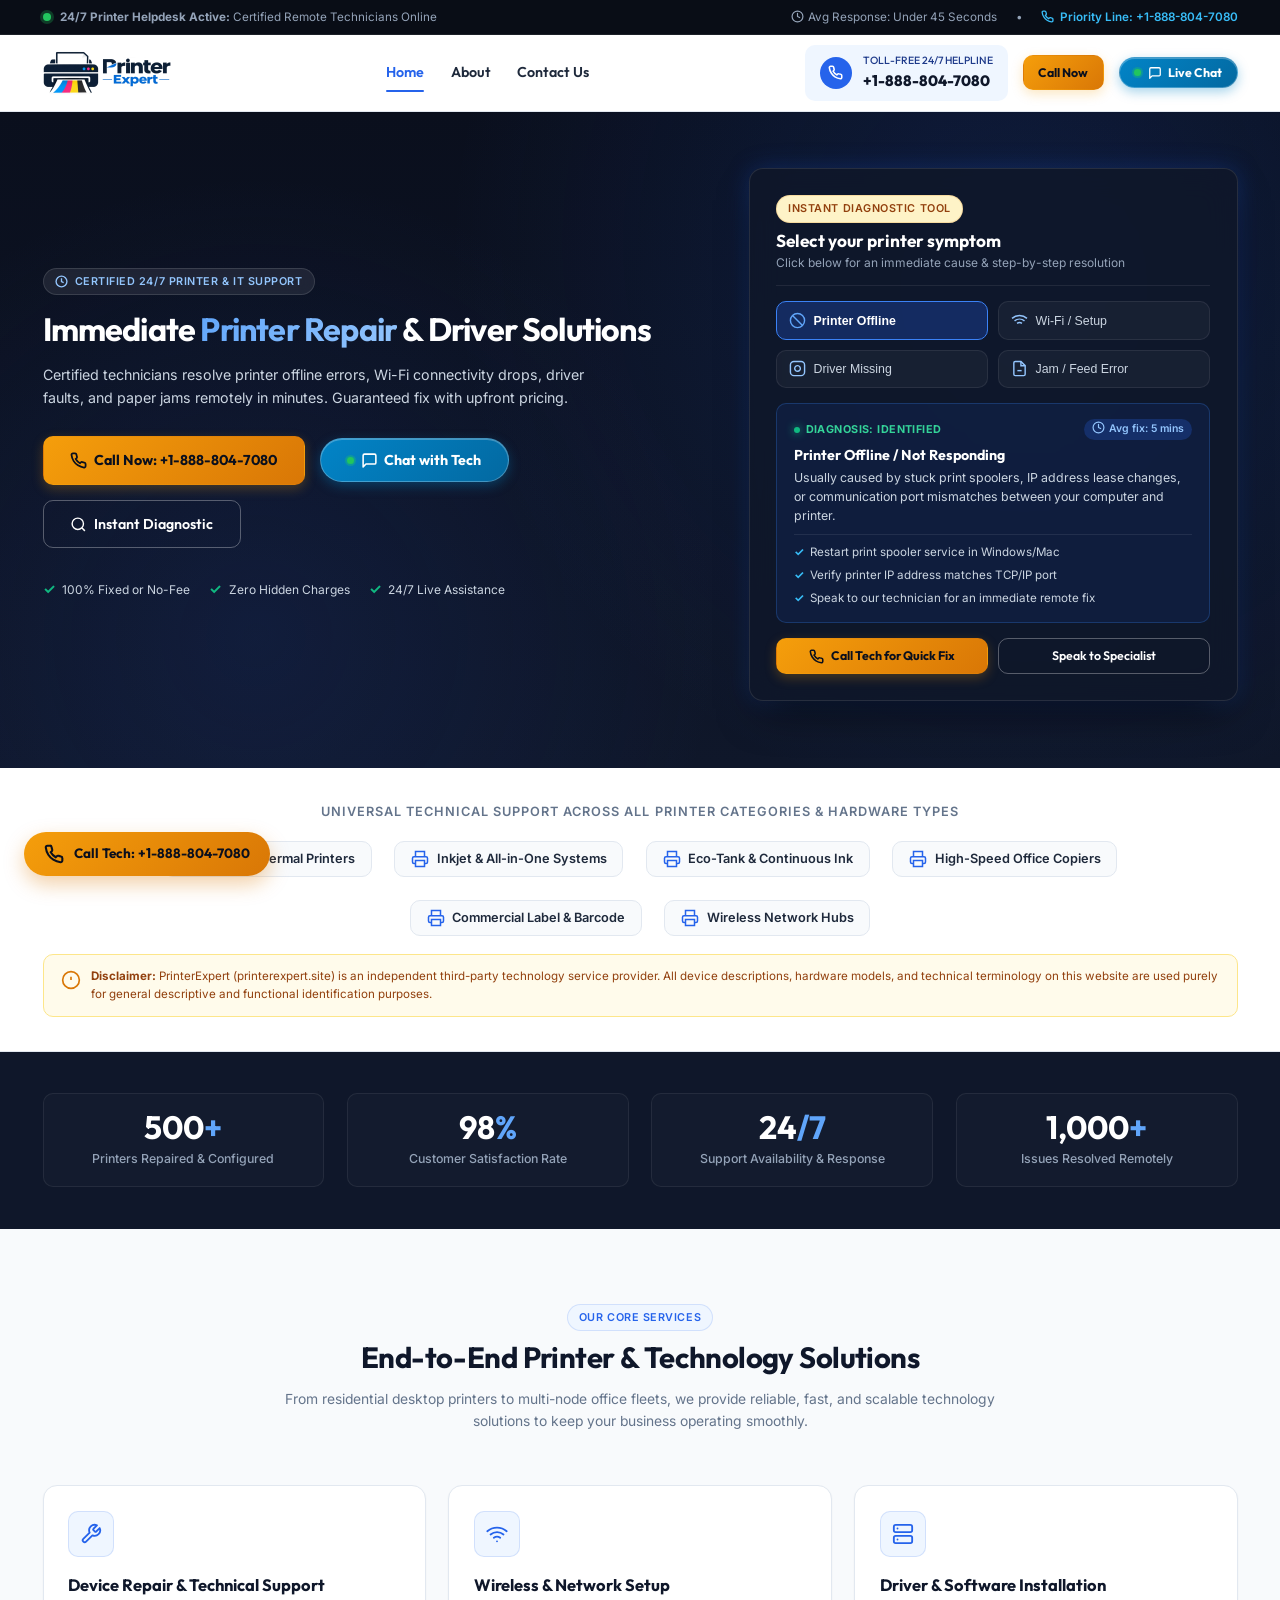
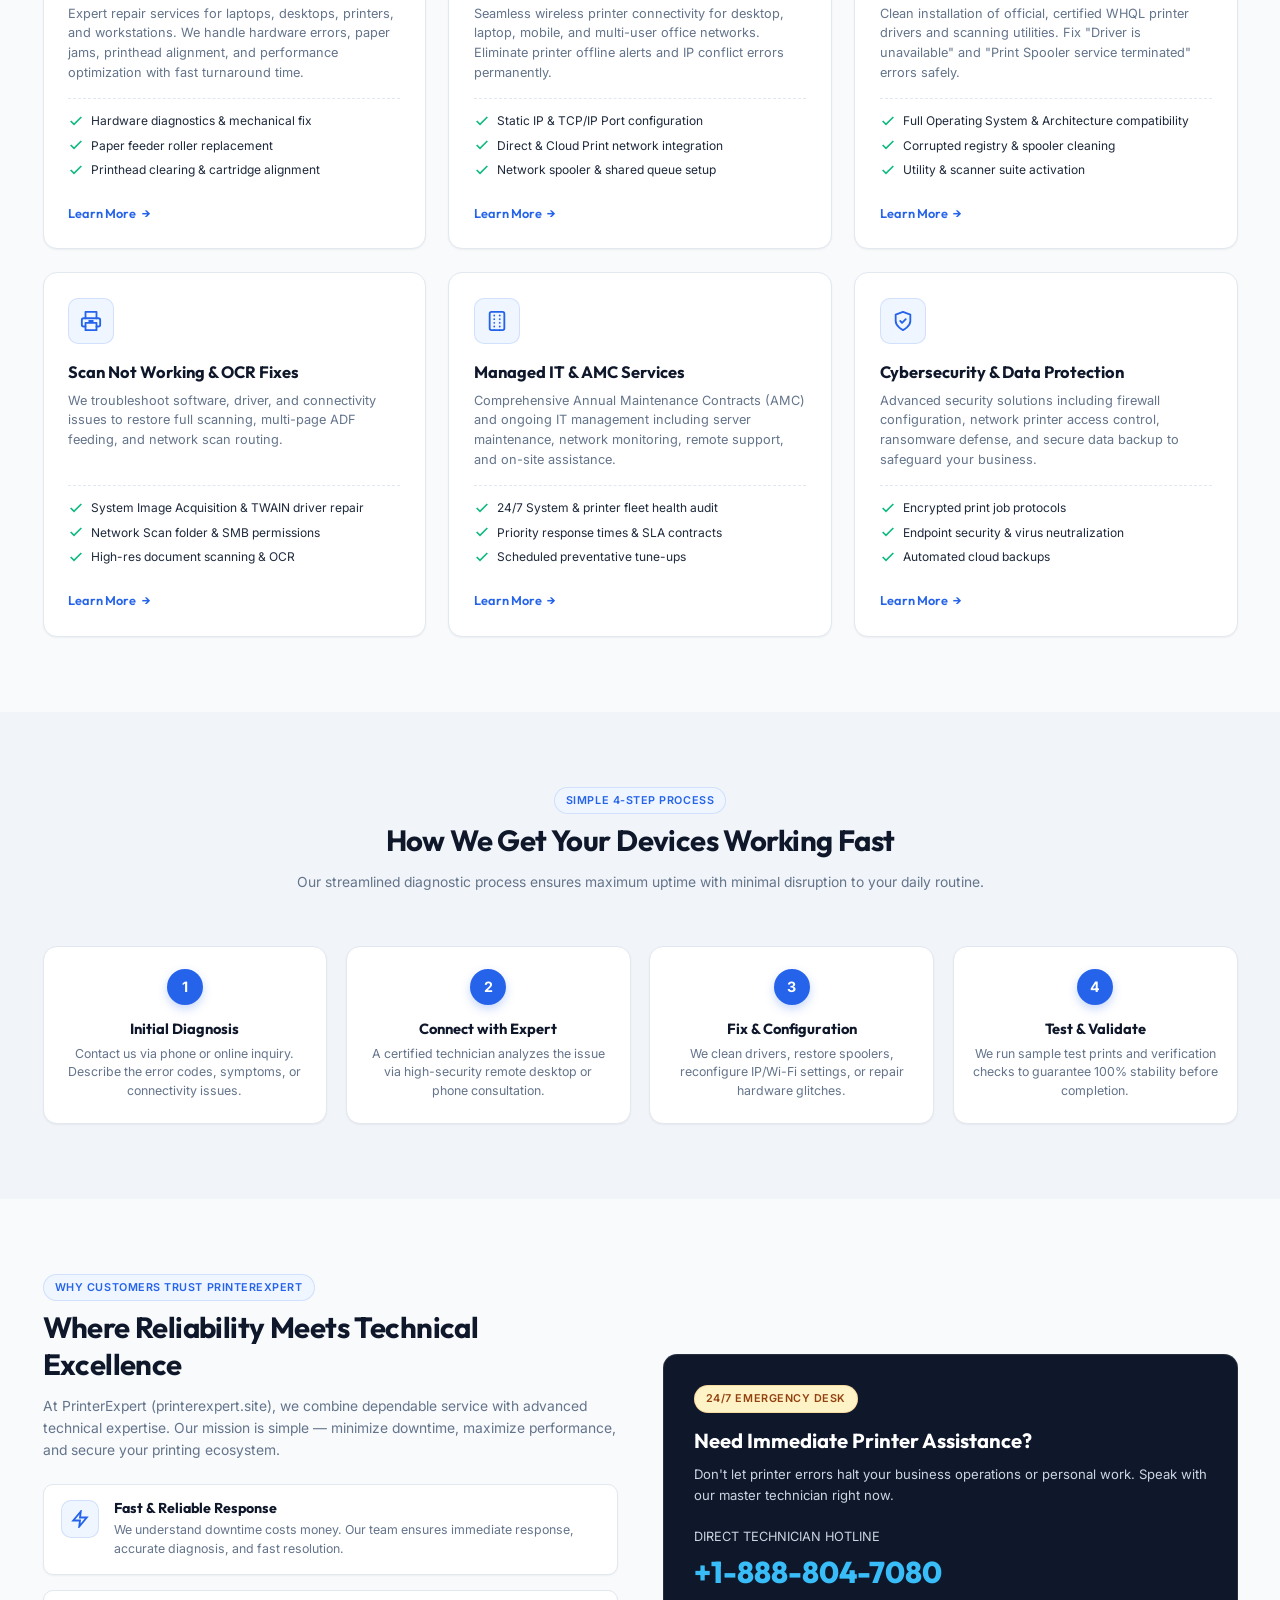
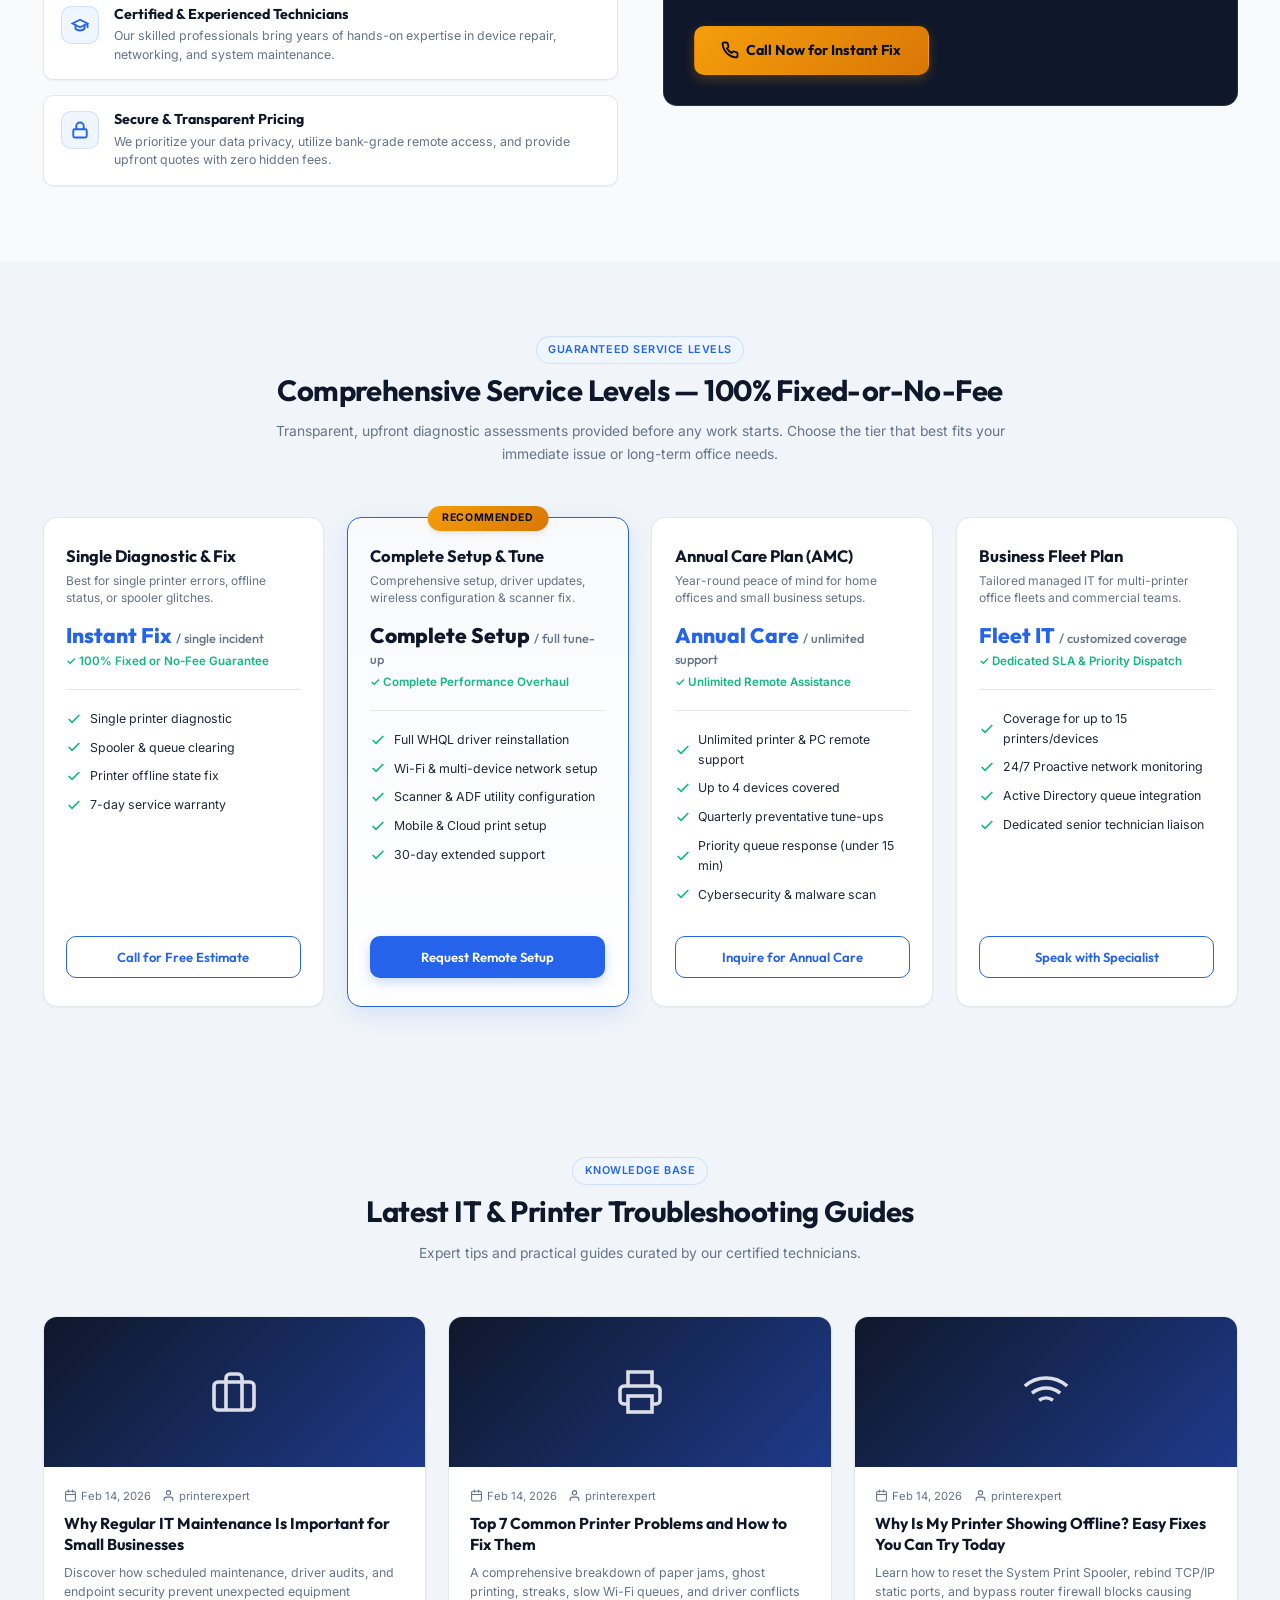
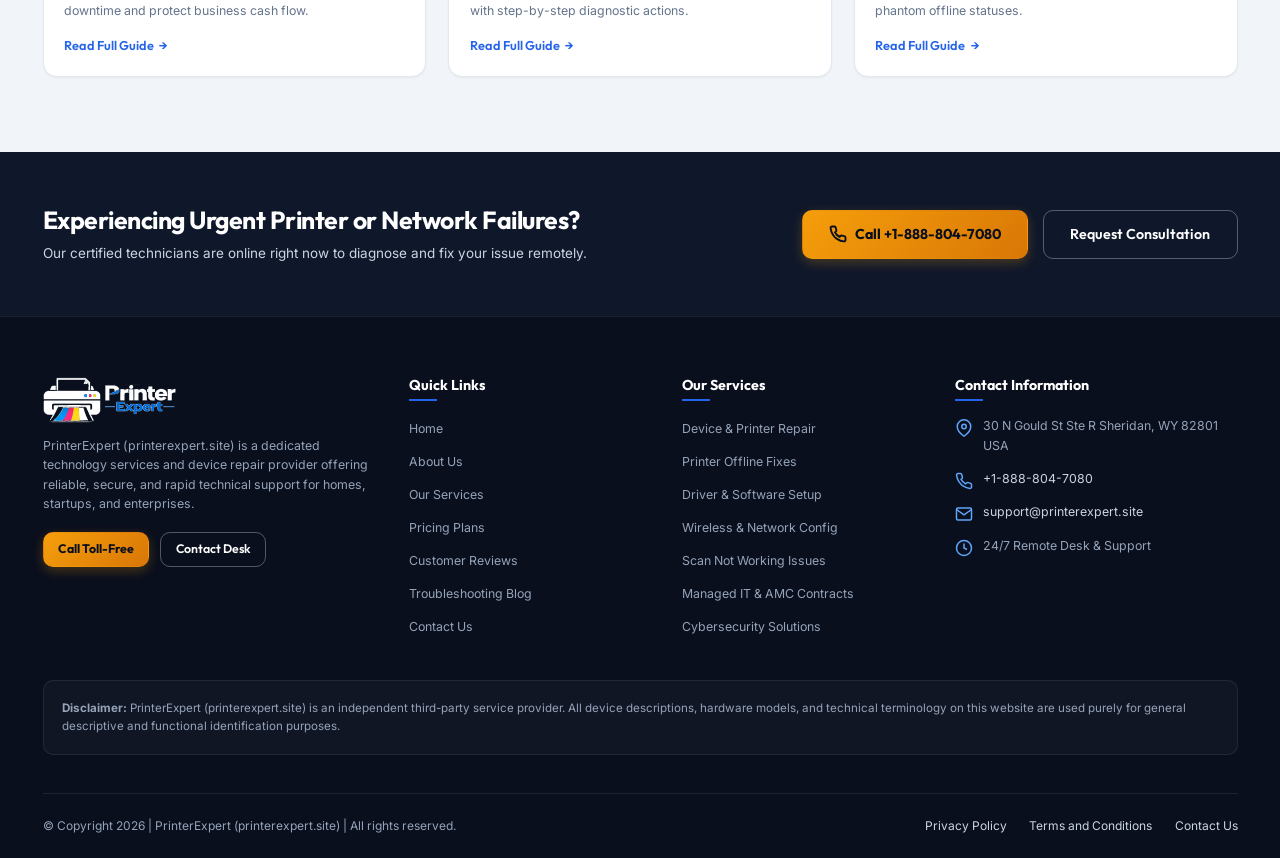
<file: index-old-overview.html>
<!DOCTYPE html>
<html lang="en">
<head>
  <meta charset="UTF-8">
  <meta name="viewport" content="width=device-width, initial-scale=1.0">
  <title>PrinterExpert | Certified Printer Support & IT Services</title>
  <meta name="description" content="PrinterExpert (printerexpert.site) provides certified 24/7 printer repair, driver setup, and wireless troubleshooting. Call +1-888-804-7080.">
  <link rel="stylesheet" href="css/style.css">
  <link rel="icon" href="data:image/svg+xml,<svg xmlns='http://www.w3.org/2000/svg' viewBox='0 0 24 24' fill='%232563eb'><path d='M19 8H5c-1.66 0-3 1.34-3 3v6h4v4h12v-4h4v-6c0-1.66-1.34-3-3-3zm-3 11H8v-5h8v5zm3-7c-.55 0-1-.45-1-1s.45-1 1-1 1 .45 1 1-.45 1-1 1zm-1-9H6v4h12V3z'/></svg>">
  <script>
    // Immediate Global JivoChat Handler (Guarantees zero ReferenceErrors)
    window._wantsJivoOpen = false;
    window.openJivoChat = function(e) {
      if (e && typeof e.preventDefault === 'function') e.preventDefault();
      if (window.jivo_api && typeof window.jivo_api.open === 'function') {
        try { window.jivo_api.open(); return; } catch(err) { console.warn(err); }
      }
      var jEl = document.getElementById('jivo_container') || 
                document.querySelector('jdiv[class*="label"], jdiv[class*="button"], jdiv[id*="jivo"], [class*="jivo-btn"]');
      if (jEl && typeof jEl.click === 'function') {
        try { jEl.click(); return; } catch(err) {}
      }
      window._wantsJivoOpen = true;
      var attempts = 0;
      var timer = setInterval(function() {
        attempts++;
        if (window.jivo_api && typeof window.jivo_api.open === 'function') {
          try { window.jivo_api.open(); window._wantsJivoOpen = false; clearInterval(timer); return; } catch(err) {}
        }
        var el = document.getElementById('jivo_container') || document.querySelector('jdiv');
        if (el && typeof el.click === 'function') {
          try { el.click(); window._wantsJivoOpen = false; clearInterval(timer); return; } catch(err) {}
        }
        if (attempts >= 40) clearInterval(timer);
      }, 100);
    };
    window.jivo_onLoadCallback = function() {
      if (window._wantsJivoOpen && window.jivo_api && typeof window.jivo_api.open === 'function') {
        window.jivo_api.open();
        window._wantsJivoOpen = false;
      }
    };
  </script>
</head>
<body>

  <!-- Top Urgency / Live Status Ticker -->
  <div class="top-urgency-bar">
    <div class="container" style="display: flex; justify-content: space-between; align-items: center; width: 100%;">
      <div class="top-urgency-left">
        <span class="live-beacon"></span>
        <span><strong>24/7 Printer Helpdesk Active:</strong> Certified Remote Technicians Online</span>
      </div>
      <div class="top-urgency-right">
        <span><svg width="13" height="13" viewBox="0 0 24 24" fill="none" stroke="currentColor" stroke-width="2.2" stroke-linecap="round" stroke-linejoin="round" style="display:inline-block; vertical-align:-2px; margin-right:4px;"><circle cx="12" cy="12" r="10"></circle><polyline points="12 6 12 12 16 14"></polyline></svg>Avg Response: Under 45 Seconds</span>
        <span>•</span>
        <a href="tel:+18888047080" class="top-urgency-link">
          <svg width="13" height="13" viewBox="0 0 24 24" fill="none" stroke="currentColor" stroke-width="2.5"><path d="M22 16.92v3a2 2 0 0 1-2.18 2 19.79 19.79 0 0 1-8.63-3.07 19.5 19.5 0 0 1-6-6 19.79 19.79 0 0 1-3.07-8.67A2 2 0 0 1 4.11 2h3a2 2 0 0 1 2 1.72 12.84 12.84 0 0 0 .7 2.81 2 2 0 0 1-.45 2.11L8.09 9.91a16 16 0 0 0 6 6l1.27-1.27a2 2 0 0 1 2.11-.45 12.84 12.84 0 0 0 2.81.7A2 2 0 0 1 22 16.92z"></path></svg>
          Priority Line: +1-888-804-7080
        </a>
      </div>
    </div>
  </div>

  <!-- Main Navigation Header -->
  <header class="site-header">
    <div class="container nav-container">
      <a href="index.html" class="brand-logo" aria-label="PrinterExpert Home">
        <img src="images/logo.png" alt="PrinterExpert" class="brand-logo-img">
      </a>

      <!-- Clean Header Menu: Home, About, Contact Us Only -->
      <nav class="nav-menu">
        <a href="index.html" class="nav-link active">Home</a>
        <a href="about.html" class="nav-link">About</a>
        <a href="contact.html" class="nav-link">Contact Us</a>
      </nav>

      <div class="nav-cta">
        <a href="tel:+18888047080" class="phone-quick-cta">
          <div class="phone-icon-pulse">
            <svg width="15" height="15" viewBox="0 0 24 24" fill="none" stroke="currentColor" stroke-width="2.5" stroke-linecap="round" stroke-linejoin="round"><path d="M22 16.92v3a2 2 0 0 1-2.18 2 19.79 19.79 0 0 1-8.63-3.07 19.5 19.5 0 0 1-6-6 19.79 19.79 0 0 1-3.07-8.67A2 2 0 0 1 4.11 2h3a2 2 0 0 1 2 1.72 12.84 12.84 0 0 0 .7 2.81 2 2 0 0 1-.45 2.11L8.09 9.91a16 16 0 0 0 6 6l1.27-1.27a2 2 0 0 1 2.11-.45 12.84 12.84 0 0 0 2.81.7A2 2 0 0 1 22 16.92z"></path></svg>
          </div>
          <div>
            <div style="font-size: 0.7rem; color: var(--primary-dark); font-weight: 500;">TOLL-FREE 24/7 HELPLINE</div>
            <div style="font-weight: 800; color: var(--navy-900);">+1-888-804-7080</div>
          </div>
        </a>
        <a href="tel:+18888047080" class="btn btn-accent btn-sm">Call Now</a>
        <button type="button" onclick="openJivoChat(event)" class="btn btn-chat btn-sm" aria-label="Start Live Chat">
          <span class="btn-chat-live-dot"></span>
          <svg class="btn-chat-icon" width="14" height="14" viewBox="0 0 24 24" fill="none" stroke="currentColor" stroke-width="2.2" stroke-linecap="round" stroke-linejoin="round"><path d="M21 15a2 2 0 0 1-2 2H7l-4 4V5a2 2 0 0 1 2-2h14a2 2 0 0 1 2 2z"></path></svg>
          <span>Live Chat</span>
        </button>
        <button class="mobile-toggle" aria-label="Toggle navigation">☰</button>
      </div>
    </div>
  </header>

  <!-- Hero Section with Simplified Interactive Diagnostic Tool -->
  <section class="hero">
    <div class="container hero-grid">
      <div class="hero-content">
        <div class="badge badge-dark">
          <svg width="13" height="13" viewBox="0 0 24 24" fill="none" stroke="currentColor" stroke-width="2.5"><circle cx="12" cy="12" r="10"></circle><polyline points="12 6 12 12 16 14"></polyline></svg>
          CERTIFIED 24/7 PRINTER & IT SUPPORT
        </div>
        <h1 class="hero-title">
          Immediate <span class="text-gradient">Printer Repair</span> & Driver Solutions
        </h1>
        <p class="hero-desc">
          Certified technicians resolve printer offline errors, Wi-Fi connectivity drops, driver faults, and paper jams remotely in minutes. Guaranteed fix with upfront pricing.
        </p>

        <div class="hero-buttons">
          <a href="tel:+18888047080" class="btn btn-accent btn-lg btn-pulse">
            <svg width="17" height="17" viewBox="0 0 24 24" fill="none" stroke="currentColor" stroke-width="2.5"><path d="M22 16.92v3a2 2 0 0 1-2.18 2 19.79 19.79 0 0 1-8.63-3.07 19.5 19.5 0 0 1-6-6 19.79 19.79 0 0 1-3.07-8.67A2 2 0 0 1 4.11 2h3a2 2 0 0 1 2 1.72 12.84 12.84 0 0 0 .7 2.81 2 2 0 0 1-.45 2.11L8.09 9.91a16 16 0 0 0 6 6l1.27-1.27a2 2 0 0 1 2.11-.45 12.84 12.84 0 0 0 2.81.7A2 2 0 0 1 22 16.92z"></path></svg>
            Call Now: +1-888-804-7080
          </a>
          <button type="button" onclick="openJivoChat(event)" class="btn btn-chat btn-lg" aria-label="Chat with Technician">
            <span class="btn-chat-live-dot"></span>
            <svg class="btn-chat-icon" width="17" height="17" viewBox="0 0 24 24" fill="none" stroke="currentColor" stroke-width="2.2" stroke-linecap="round" stroke-linejoin="round"><path d="M21 15a2 2 0 0 1-2 2H7l-4 4V5a2 2 0 0 1 2-2h14a2 2 0 0 1 2 2z"></path></svg>
            <span>Chat with Tech</span>
          </button>
          <a href="#troubleshooter" class="btn btn-outline-white btn-lg">
            <svg width="17" height="17" viewBox="0 0 24 24" fill="none" stroke="currentColor" stroke-width="2"><circle cx="11" cy="11" r="8"></circle><line x1="21" y1="21" x2="16.65" y2="16.65"></line></svg>
            Instant Diagnostic
          </a>
        </div>

        <div class="hero-guarantees">
          <div class="guarantee-item">
            <span class="guarantee-icon">✓</span> 100% Fixed or No-Fee
          </div>
          <div class="guarantee-item">
            <span class="guarantee-icon">✓</span> Zero Hidden Charges
          </div>
          <div class="guarantee-item">
            <span class="guarantee-icon">✓</span> 24/7 Live Assistance
          </div>
        </div>
      </div>

      <!-- Simplified & Intuitive Diagnostic Tool -->
      <div class="hero-card" id="troubleshooter">
        <div class="hero-card-header">
          <div class="badge badge-amber">Instant Diagnostic Tool</div>
          <h3>Select your printer symptom</h3>
          <p>Click below for an immediate cause & step-by-step resolution</p>
        </div>

        <div class="troubleshoot-options">
          <button class="troubleshoot-btn active" data-issue="offline">
            <svg viewBox="0 0 24 24" fill="none" stroke="currentColor" stroke-width="2"><circle cx="12" cy="12" r="10"></circle><line x1="4.93" y1="4.93" x2="19.07" y2="19.07"></line></svg>
            Printer Offline
          </button>
          <button class="troubleshoot-btn" data-issue="wifi">
            <svg viewBox="0 0 24 24" fill="none" stroke="currentColor" stroke-width="2"><path d="M5 12.55a11 11 0 0 1 14.08 0"></path><path d="M1.42 9a16 16 0 0 1 21.16 0"></path><path d="M8.53 16.11a6 6 0 0 1 6.95 0"></path><line x1="12" y1="20" x2="12.01" y2="20"></line></svg>
            Wi-Fi / Setup
          </button>
          <button class="troubleshoot-btn" data-issue="driver">
            <svg viewBox="0 0 24 24" fill="none" stroke="currentColor" stroke-width="2"><rect x="2" y="2" width="20" height="20" rx="5" ry="5"></rect><path d="M16 11.37A4 4 0 1 1 12.63 8 4 4 0 0 1 16 11.37z"></path><line x1="17.5" y1="6.5" x2="17.51" y2="6.5"></line></svg>
            Driver Missing
          </button>
          <button class="troubleshoot-btn" data-issue="paperjam">
            <svg viewBox="0 0 24 24" fill="none" stroke="currentColor" stroke-width="2"><path d="M14 2H6a2 2 0 0 0-2 2v16a2 2 0 0 0 2 2h12a2 2 0 0 0 2-2V8z"></path><polyline points="14 2 14 8 20 8"></polyline><line x1="9" y1="15" x2="15" y2="15"></line></svg>
            Jam / Feed Error
          </button>
        </div>

        <div class="troubleshoot-result">
          <div class="diag-status-row">
            <div class="diag-status-badge">
              <span class="diag-status-dot"></span> Diagnosis: Identified
            </div>
            <span class="diag-eta" id="troubleshootEta"><svg width="13" height="13" viewBox="0 0 24 24" fill="none" stroke="currentColor" stroke-width="2.2" stroke-linecap="round" stroke-linejoin="round" style="display:inline-block; vertical-align:-2px; margin-right:4px;"><circle cx="12" cy="12" r="10"></circle><polyline points="12 6 12 12 16 14"></polyline></svg>Avg fix: 5 mins</span>
          </div>
          <h4 id="troubleshootTitle">Printer Offline / Not Responding</h4>
          <p id="troubleshootDesc">
            Usually caused by stuck print spoolers, IP address lease changes, or communication port mismatches between your computer and printer.
          </p>
          <ul class="troubleshoot-steps" id="troubleshootSteps">
            <li><span>✓</span> Restart print spooler service in Windows/Mac</li>
            <li><span>✓</span> Verify printer IP address matches TCP/IP port</li>
            <li><span>✓</span> Speak to our technician for an immediate remote fix</li>
          </ul>
        </div>

        <div class="troubleshoot-actions">
          <a href="tel:+18888047080" class="btn btn-accent btn-sm">
            <svg width="15" height="15" viewBox="0 0 24 24" fill="none" stroke="currentColor" stroke-width="2.5"><path d="M22 16.92v3a2 2 0 0 1-2.18 2 19.79 19.79 0 0 1-8.63-3.07 19.5 19.5 0 0 1-6-6 19.79 19.79 0 0 1-3.07-8.67A2 2 0 0 1 4.11 2h3a2 2 0 0 1 2 1.72 12.84 12.84 0 0 0 .7 2.81 2 2 0 0 1-.45 2.11L8.09 9.91a16 16 0 0 0 6 6l1.27-1.27a2 2 0 0 1 2.11-.45 12.84 12.84 0 0 0 2.81.7A2 2 0 0 1 22 16.92z"></path></svg>
            Call Tech for Quick Fix
          </a>
          <a href="tel:+18888047080" class="btn btn-outline-white btn-sm">
            Speak to Specialist
          </a>
        </div>
      </div>
    </div>
  </section>

  <!-- Supported Categories Strip with Independent Disclaimer (No Official Brand Names) -->
  <section class="brand-strip">
    <div class="container">
      <div class="brand-strip-title">Universal Technical Support Across All Printer Categories & Hardware Types</div>
      <div class="brand-logos-grid">
        <div class="brand-pill">
          <svg width="18" height="18" viewBox="0 0 24 24" fill="none" stroke="var(--primary)" stroke-width="2"><polyline points="6 9 6 2 18 2 18 9"></polyline><path d="M6 18H4a2 2 0 0 1-2-2v-5a2 2 0 0 1 2-2h16a2 2 0 0 1 2 2v5a2 2 0 0 1-2 2h-2"></path><rect x="6" y="14" width="12" height="8"></rect></svg>
          Laser & Thermal Printers
        </div>
        <div class="brand-pill">
          <svg width="18" height="18" viewBox="0 0 24 24" fill="none" stroke="var(--primary)" stroke-width="2"><polyline points="6 9 6 2 18 2 18 9"></polyline><path d="M6 18H4a2 2 0 0 1-2-2v-5a2 2 0 0 1 2-2h16a2 2 0 0 1 2 2v5a2 2 0 0 1-2 2h-2"></path><rect x="6" y="14" width="12" height="8"></rect></svg>
          Inkjet & All-in-One Systems
        </div>
        <div class="brand-pill">
          <svg width="18" height="18" viewBox="0 0 24 24" fill="none" stroke="var(--primary)" stroke-width="2"><polyline points="6 9 6 2 18 2 18 9"></polyline><path d="M6 18H4a2 2 0 0 1-2-2v-5a2 2 0 0 1 2-2h16a2 2 0 0 1 2 2v5a2 2 0 0 1-2 2h-2"></path><rect x="6" y="14" width="12" height="8"></rect></svg>
          Eco-Tank & Continuous Ink
        </div>
        <div class="brand-pill">
          <svg width="18" height="18" viewBox="0 0 24 24" fill="none" stroke="var(--primary)" stroke-width="2"><polyline points="6 9 6 2 18 2 18 9"></polyline><path d="M6 18H4a2 2 0 0 1-2-2v-5a2 2 0 0 1 2-2h16a2 2 0 0 1 2 2v5a2 2 0 0 1-2 2h-2"></path><rect x="6" y="14" width="12" height="8"></rect></svg>
          High-Speed Office Copiers
        </div>
        <div class="brand-pill">
          <svg width="18" height="18" viewBox="0 0 24 24" fill="none" stroke="var(--primary)" stroke-width="2"><polyline points="6 9 6 2 18 2 18 9"></polyline><path d="M6 18H4a2 2 0 0 1-2-2v-5a2 2 0 0 1 2-2h16a2 2 0 0 1 2 2v5a2 2 0 0 1-2 2h-2"></path><rect x="6" y="14" width="12" height="8"></rect></svg>
          Commercial Label & Barcode
        </div>
        <div class="brand-pill">
          <svg width="18" height="18" viewBox="0 0 24 24" fill="none" stroke="var(--primary)" stroke-width="2"><polyline points="6 9 6 2 18 2 18 9"></polyline><path d="M6 18H4a2 2 0 0 1-2-2v-5a2 2 0 0 1 2-2h16a2 2 0 0 1 2 2v5a2 2 0 0 1-2 2h-2"></path><rect x="6" y="14" width="12" height="8"></rect></svg>
          Wireless Network Hubs
        </div>
      </div>

      <div class="disclaimer-box">
        <svg width="20" height="20" viewBox="0 0 24 24" fill="none" stroke="currentColor" stroke-width="2"><circle cx="12" cy="12" r="10"></circle><line x1="12" y1="8" x2="12" y2="12"></line><line x1="12" y1="16" x2="12.01" y2="16"></line></svg>
        <div>
          <strong>Disclaimer:</strong> PrinterExpert (printerexpert.site) is an independent third-party technology service provider. All device descriptions, hardware models, and technical terminology on this website are used purely for general descriptive and functional identification purposes.
        </div>
      </div>
    </div>
  </section>

  <!-- Key Performance Metrics / Stats -->
  <section class="stats-section">
    <div class="container">
      <div class="stats-grid">
        <div class="stat-card">
          <div class="stat-number">500<span>+</span></div>
          <div class="stat-label">Printers Repaired & Configured</div>
        </div>
        <div class="stat-card">
          <div class="stat-number">98<span>%</span></div>
          <div class="stat-label">Customer Satisfaction Rate</div>
        </div>
        <div class="stat-card">
          <div class="stat-number">24<span>/7</span></div>
          <div class="stat-label">Support Availability & Response</div>
        </div>
        <div class="stat-card">
          <div class="stat-number">1,000<span>+</span></div>
          <div class="stat-label">Issues Resolved Remotely</div>
        </div>
      </div>
    </div>
  </section>

  <!-- Comprehensive Services Section with Professional SVG Icons -->
  <section class="section" id="services">
    <div class="container">
      <div class="section-header">
        <div class="badge badge-primary">Our Core Services</div>
        <h2 class="section-title">End-to-End Printer & Technology Solutions</h2>
        <p class="section-subtitle">
          From residential desktop printers to multi-node office fleets, we provide reliable, fast, and scalable technology solutions to keep your business operating smoothly.
        </p>
      </div>

      <div class="services-grid">
        <!-- Service 1: Hardware & Device Repair -->
        <div class="service-card">
          <div class="service-icon-wrapper">
            <svg viewBox="0 0 24 24" fill="none" stroke="currentColor" stroke-linecap="round" stroke-linejoin="round">
              <path d="M14.7 6.3a1 1 0 0 0 0 1.4l1.6 1.6a1 1 0 0 0 1.4 0l3.77-3.77a6 6 0 0 1-7.94 7.94l-6.91 6.91a2.12 2.12 0 0 1-3-3l6.91-6.91a6 6 0 0 1 7.94-7.94l-3.76 3.76z"></path>
            </svg>
          </div>
          <h3 class="service-title">Device Repair & Technical Support</h3>
          <p class="service-desc">
            Expert repair services for laptops, desktops, printers, and workstations. We handle hardware errors, paper jams, printhead alignment, and performance optimization with fast turnaround time.
          </p>
          <ul class="service-features">
            <li><svg width="16" height="16" viewBox="0 0 24 24" fill="none" stroke="currentColor" stroke-width="2.5"><polyline points="20 6 9 17 4 12"></polyline></svg> Hardware diagnostics & mechanical fix</li>
            <li><svg width="16" height="16" viewBox="0 0 24 24" fill="none" stroke="currentColor" stroke-width="2.5"><polyline points="20 6 9 17 4 12"></polyline></svg> Paper feeder roller replacement</li>
            <li><svg width="16" height="16" viewBox="0 0 24 24" fill="none" stroke="currentColor" stroke-width="2.5"><polyline points="20 6 9 17 4 12"></polyline></svg> Printhead clearing & cartridge alignment</li>
          </ul>
          <a href="services.html" class="service-link">Learn More <span>→</span></a>
        </div>

        <!-- Service 2: Wireless & Network Setup -->
        <div class="service-card">
          <div class="service-icon-wrapper">
            <svg viewBox="0 0 24 24" fill="none" stroke="currentColor" stroke-linecap="round" stroke-linejoin="round">
              <path d="M5 12.55a11 11 0 0 1 14.08 0"></path>
              <path d="M1.42 9a16 16 0 0 1 21.16 0"></path>
              <path d="M8.53 16.11a6 6 0 0 1 6.95 0"></path>
              <line x1="12" y1="20" x2="12.01" y2="20"></line>
            </svg>
          </div>
          <h3 class="service-title">Wireless & Network Setup</h3>
          <p class="service-desc">
            Seamless wireless printer connectivity for desktop, laptop, mobile, and multi-user office networks. Eliminate printer offline alerts and IP conflict errors permanently.
          </p>
          <ul class="service-features">
            <li><svg width="16" height="16" viewBox="0 0 24 24" fill="none" stroke="currentColor" stroke-width="2.5"><polyline points="20 6 9 17 4 12"></polyline></svg> Static IP & TCP/IP Port configuration</li>
            <li><svg width="16" height="16" viewBox="0 0 24 24" fill="none" stroke="currentColor" stroke-width="2.5"><polyline points="20 6 9 17 4 12"></polyline></svg> Direct & Cloud Print network integration</li>
            <li><svg width="16" height="16" viewBox="0 0 24 24" fill="none" stroke="currentColor" stroke-width="2.5"><polyline points="20 6 9 17 4 12"></polyline></svg> Network spooler & shared queue setup</li>
          </ul>
          <a href="services.html" class="service-link">Learn More <span>→</span></a>
        </div>

        <!-- Service 3: Driver & Software Installation -->
        <div class="service-card">
          <div class="service-icon-wrapper">
            <svg viewBox="0 0 24 24" fill="none" stroke="currentColor" stroke-linecap="round" stroke-linejoin="round">
              <rect x="2" y="2" width="20" height="8" rx="2" ry="2"></rect>
              <rect x="2" y="14" width="20" height="8" rx="2" ry="2"></rect>
              <line x1="6" y1="6" x2="6.01" y2="6"></line>
              <line x1="6" y1="18" x2="6.01" y2="18"></line>
            </svg>
          </div>
          <h3 class="service-title">Driver & Software Installation</h3>
          <p class="service-desc">
            Clean installation of official, certified WHQL printer drivers and scanning utilities. Fix "Driver is unavailable" and "Print Spooler service terminated" errors safely.
          </p>
          <ul class="service-features">
            <li><svg width="16" height="16" viewBox="0 0 24 24" fill="none" stroke="currentColor" stroke-width="2.5"><polyline points="20 6 9 17 4 12"></polyline></svg> Full Operating System & Architecture compatibility</li>
            <li><svg width="16" height="16" viewBox="0 0 24 24" fill="none" stroke="currentColor" stroke-width="2.5"><polyline points="20 6 9 17 4 12"></polyline></svg> Corrupted registry & spooler cleaning</li>
            <li><svg width="16" height="16" viewBox="0 0 24 24" fill="none" stroke="currentColor" stroke-width="2.5"><polyline points="20 6 9 17 4 12"></polyline></svg> Utility & scanner suite activation</li>
          </ul>
          <a href="services.html" class="service-link">Learn More <span>→</span></a>
        </div>

        <!-- Service 4: Scanner & Imaging -->
        <div class="service-card">
          <div class="service-icon-wrapper">
            <svg viewBox="0 0 24 24" fill="none" stroke="currentColor" stroke-linecap="round" stroke-linejoin="round">
              <polyline points="6 9 6 2 18 2 18 9"></polyline>
              <path d="M6 18H4a2 2 0 0 1-2-2v-5a2 2 0 0 1 2-2h16a2 2 0 0 1 2 2v5a2 2 0 0 1-2 2h-2"></path>
              <rect x="6" y="14" width="12" height="8"></rect>
              <line x1="10" y1="12" x2="14" y2="12"></line>
            </svg>
          </div>
          <h3 class="service-title">Scan Not Working & OCR Fixes</h3>
          <p class="service-desc">
            We troubleshoot software, driver, and connectivity issues to restore full scanning, multi-page ADF feeding, and network scan routing.
          </p>
          <ul class="service-features">
            <li><svg width="16" height="16" viewBox="0 0 24 24" fill="none" stroke="currentColor" stroke-width="2.5"><polyline points="20 6 9 17 4 12"></polyline></svg> System Image Acquisition & TWAIN driver repair</li>
            <li><svg width="16" height="16" viewBox="0 0 24 24" fill="none" stroke="currentColor" stroke-width="2.5"><polyline points="20 6 9 17 4 12"></polyline></svg> Network Scan folder & SMB permissions</li>
            <li><svg width="16" height="16" viewBox="0 0 24 24" fill="none" stroke="currentColor" stroke-width="2.5"><polyline points="20 6 9 17 4 12"></polyline></svg> High-res document scanning & OCR</li>
          </ul>
          <a href="services.html" class="service-link">Learn More <span>→</span></a>
        </div>

        <!-- Service 5: Managed IT & AMC -->
        <div class="service-card">
          <div class="service-icon-wrapper">
            <svg viewBox="0 0 24 24" fill="none" stroke="currentColor" stroke-linecap="round" stroke-linejoin="round">
              <rect x="4" y="2" width="16" height="20" rx="2" ry="2"></rect>
              <line x1="9" y1="22" x2="9" y2="22.01"></line>
              <line x1="15" y1="22" x2="15.01" y2="22.01"></line>
              <line x1="9" y1="6" x2="9" y2="6.01"></line>
              <line x1="15" y1="6" x2="15.01" y2="6.01"></line>
              <line x1="9" y1="10" x2="9" y2="10.01"></line>
              <line x1="15" y1="10" x2="15.01" y2="10.01"></line>
              <line x1="9" y1="14" x2="9" y2="14.01"></line>
              <line x1="15" y1="14" x2="15.01" y2="14.01"></line>
              <line x1="9" y1="18" x2="9" y2="18.01"></line>
              <line x1="15" y1="18" x2="15.01" y2="18.01"></line>
            </svg>
          </div>
          <h3 class="service-title">Managed IT & AMC Services</h3>
          <p class="service-desc">
            Comprehensive Annual Maintenance Contracts (AMC) and ongoing IT management including server maintenance, network monitoring, remote support, and on-site assistance.
          </p>
          <ul class="service-features">
            <li><svg width="16" height="16" viewBox="0 0 24 24" fill="none" stroke="currentColor" stroke-width="2.5"><polyline points="20 6 9 17 4 12"></polyline></svg> 24/7 System & printer fleet health audit</li>
            <li><svg width="16" height="16" viewBox="0 0 24 24" fill="none" stroke="currentColor" stroke-width="2.5"><polyline points="20 6 9 17 4 12"></polyline></svg> Priority response times & SLA contracts</li>
            <li><svg width="16" height="16" viewBox="0 0 24 24" fill="none" stroke="currentColor" stroke-width="2.5"><polyline points="20 6 9 17 4 12"></polyline></svg> Scheduled preventative tune-ups</li>
          </ul>
          <a href="services.html" class="service-link">Learn More <span>→</span></a>
        </div>

        <!-- Service 6: Cybersecurity & Data Protection -->
        <div class="service-card">
          <div class="service-icon-wrapper">
            <svg viewBox="0 0 24 24" fill="none" stroke="currentColor" stroke-linecap="round" stroke-linejoin="round">
              <path d="M12 22s8-4 8-10V5l-8-3-8 3v7c0 6 8 10 8 10z"></path>
              <polyline points="9 12 11 14 15 10"></polyline>
            </svg>
          </div>
          <h3 class="service-title">Cybersecurity & Data Protection</h3>
          <p class="service-desc">
            Advanced security solutions including firewall configuration, network printer access control, ransomware defense, and secure data backup to safeguard your business.
          </p>
          <ul class="service-features">
            <li><svg width="16" height="16" viewBox="0 0 24 24" fill="none" stroke="currentColor" stroke-width="2.5"><polyline points="20 6 9 17 4 12"></polyline></svg> Encrypted print job protocols</li>
            <li><svg width="16" height="16" viewBox="0 0 24 24" fill="none" stroke="currentColor" stroke-width="2.5"><polyline points="20 6 9 17 4 12"></polyline></svg> Endpoint security & virus neutralization</li>
            <li><svg width="16" height="16" viewBox="0 0 24 24" fill="none" stroke="currentColor" stroke-width="2.5"><polyline points="20 6 9 17 4 12"></polyline></svg> Automated cloud backups</li>
          </ul>
          <a href="services.html" class="service-link">Learn More <span>→</span></a>
        </div>
      </div>
    </div>
  </section>

  <!-- How It Works Section -->
  <section class="section section-slate">
    <div class="container">
      <div class="section-header">
        <div class="badge badge-primary">Simple 4-Step Process</div>
        <h2 class="section-title">How We Get Your Devices Working Fast</h2>
        <p class="section-subtitle">
          Our streamlined diagnostic process ensures maximum uptime with minimal disruption to your daily routine.
        </p>
      </div>

      <div class="process-grid">
        <div class="process-step">
          <div class="step-badge">1</div>
          <h4 class="step-title">Initial Diagnosis</h4>
          <p class="step-desc">Contact us via phone or online inquiry. Describe the error codes, symptoms, or connectivity issues.</p>
        </div>
        <div class="process-step">
          <div class="step-badge">2</div>
          <h4 class="step-title">Connect with Expert</h4>
          <p class="step-desc">A certified technician analyzes the issue via high-security remote desktop or phone consultation.</p>
        </div>
        <div class="process-step">
          <div class="step-badge">3</div>
          <h4 class="step-title">Fix & Configuration</h4>
          <p class="step-desc">We clean drivers, restore spoolers, reconfigure IP/Wi-Fi settings, or repair hardware glitches.</p>
        </div>
        <div class="process-step">
          <div class="step-badge">4</div>
          <h4 class="step-title">Test & Validate</h4>
          <p class="step-desc">We run sample test prints and verification checks to guarantee 100% stability before completion.</p>
        </div>
      </div>
    </div>
  </section>

  <!-- Why Choose Us & Trust Section -->
  <section class="section">
    <div class="container why-grid">
      <div>
        <div class="badge badge-primary">Why Customers Trust PrinterExpert</div>
        <h2 class="section-title">Where Reliability Meets Technical Excellence</h2>
        <p class="section-subtitle" style="text-align: left; margin-bottom: 1.5rem;">
          At PrinterExpert (printerexpert.site), we combine dependable service with advanced technical expertise. Our mission is simple — minimize downtime, maximize performance, and secure your printing ecosystem.
        </p>

        <div class="feature-list">
          <div class="feature-item">
            <div class="feature-icon">
              <svg viewBox="0 0 24 24" fill="none" stroke="currentColor" stroke-width="2.5"><polygon points="13 2 3 14 12 14 11 22 21 10 12 10 13 2"></polygon></svg>
            </div>
            <div class="feature-info">
              <h4>Fast & Reliable Response</h4>
              <p>We understand downtime costs money. Our team ensures immediate response, accurate diagnosis, and fast resolution.</p>
            </div>
          </div>
          <div class="feature-item">
            <div class="feature-icon">
              <svg viewBox="0 0 24 24" fill="none" stroke="currentColor" stroke-width="2.5"><path d="M22 10v6M2 10l10-5 10 5-10 5z"></path><path d="M6 12v5c3 3 9 3 12 0v-5"></path></svg>
            </div>
            <div class="feature-info">
              <h4>Certified & Experienced Technicians</h4>
              <p>Our skilled professionals bring years of hands-on expertise in device repair, networking, and system maintenance.</p>
            </div>
          </div>
          <div class="feature-item">
            <div class="feature-icon">
              <svg viewBox="0 0 24 24" fill="none" stroke="currentColor" stroke-width="2.5"><rect x="3" y="11" width="18" height="11" rx="2" ry="2"></rect><path d="M7 11V7a5 5 0 0 1 10 0v4"></path></svg>
            </div>
            <div class="feature-info">
              <h4>Secure & Transparent Pricing</h4>
              <p>We prioritize your data privacy, utilize bank-grade remote access, and provide upfront quotes with zero hidden fees.</p>
            </div>
          </div>
        </div>
      </div>

      <div class="trust-banner-card">
        <div class="badge badge-amber" style="margin-bottom: 1rem;">24/7 EMERGENCY DESK</div>
        <h3>Need Immediate Printer Assistance?</h3>
        <p>
          Don't let printer errors halt your business operations or personal work. Speak with our master technician right now.
        </p>
        <div style="margin-bottom: 2rem;">
          <div style="font-size: 0.85rem; color: var(--slate-300); text-transform: uppercase;">Direct Technician Hotline</div>
          <a href="tel:+18888047080" style="font-family: var(--font-heading); font-size: 2rem; font-weight: 800; color: #38bdf8; display: block;">
            +1-888-804-7080
          </a>
        </div>
        <a href="tel:+18888047080" class="btn btn-accent btn-lg btn-pulse">
          <svg width="18" height="18" viewBox="0 0 24 24" fill="none" stroke="currentColor" stroke-width="2.5"><path d="M22 16.92v3a2 2 0 0 1-2.18 2 19.79 19.79 0 0 1-8.63-3.07 19.5 19.5 0 0 1-6-6 19.79 19.79 0 0 1-3.07-8.67A2 2 0 0 1 4.11 2h3a2 2 0 0 1 2 1.72 12.84 12.84 0 0 0 .7 2.81 2 2 0 0 1-.45 2.11L8.09 9.91a16 16 0 0 0 6 6l1.27-1.27a2 2 0 0 1 2.11-.45 12.84 12.84 0 0 0 2.81.7A2 2 0 0 1 22 16.92z"></path></svg>
          Call Now for Instant Fix
        </a>
      </div>
    </div>
  </section>

  <!-- Service Options & Coverage Levels (Generic - No Pricing) -->
  <section class="section section-slate" id="plans">
    <div class="container">
      <div class="section-header">
        <div class="badge badge-primary">Guaranteed Service Levels</div>
        <h2 class="section-title">Comprehensive Service Levels — 100% Fixed-or-No-Fee</h2>
        <p class="section-subtitle">
          Transparent, upfront diagnostic assessments provided before any work starts. Choose the tier that best fits your immediate issue or long-term office needs.
        </p>
      </div>

      <div class="pricing-grid">
        <!-- Tier 1 -->
        <div class="pricing-card">
          <h3 class="plan-name">Single Diagnostic & Fix</h3>
          <p class="plan-desc">Best for single printer errors, offline status, or spooler glitches.</p>
          <div class="plan-price" style="font-size: 1.4rem; color: var(--primary);">Instant Fix <span>/ single incident</span></div>
          <div class="price-subtext">✓ 100% Fixed or No-Fee Guarantee</div>
          <ul class="plan-features">
            <li><svg width="16" height="16" viewBox="0 0 24 24" fill="none" stroke="currentColor" stroke-width="2.5"><polyline points="20 6 9 17 4 12"></polyline></svg> Single printer diagnostic</li>
            <li><svg width="16" height="16" viewBox="0 0 24 24" fill="none" stroke="currentColor" stroke-width="2.5"><polyline points="20 6 9 17 4 12"></polyline></svg> Spooler & queue clearing</li>
            <li><svg width="16" height="16" viewBox="0 0 24 24" fill="none" stroke="currentColor" stroke-width="2.5"><polyline points="20 6 9 17 4 12"></polyline></svg> Printer offline state fix</li>
            <li><svg width="16" height="16" viewBox="0 0 24 24" fill="none" stroke="currentColor" stroke-width="2.5"><polyline points="20 6 9 17 4 12"></polyline></svg> 7-day service warranty</li>
          </ul>
          <a href="tel:+18888047080" class="btn btn-outline-primary">Call for Free Estimate</a>
        </div>

        <!-- Tier 2 -->
        <div class="pricing-card featured">
          <div class="popular-badge">Recommended</div>
          <h3 class="plan-name">Complete Setup & Tune</h3>
          <p class="plan-desc">Comprehensive setup, driver updates, wireless configuration & scanner fix.</p>
          <div class="plan-price" style="font-size: 1.4rem; color: var(--navy-900);">Complete Setup <span>/ full tune-up</span></div>
          <div class="price-subtext">✓ Complete Performance Overhaul</div>
          <ul class="plan-features">
            <li><svg width="16" height="16" viewBox="0 0 24 24" fill="none" stroke="currentColor" stroke-width="2.5"><polyline points="20 6 9 17 4 12"></polyline></svg> Full WHQL driver reinstallation</li>
            <li><svg width="16" height="16" viewBox="0 0 24 24" fill="none" stroke="currentColor" stroke-width="2.5"><polyline points="20 6 9 17 4 12"></polyline></svg> Wi-Fi & multi-device network setup</li>
            <li><svg width="16" height="16" viewBox="0 0 24 24" fill="none" stroke="currentColor" stroke-width="2.5"><polyline points="20 6 9 17 4 12"></polyline></svg> Scanner & ADF utility configuration</li>
            <li><svg width="16" height="16" viewBox="0 0 24 24" fill="none" stroke="currentColor" stroke-width="2.5"><polyline points="20 6 9 17 4 12"></polyline></svg> Mobile & Cloud print setup</li>
            <li><svg width="16" height="16" viewBox="0 0 24 24" fill="none" stroke="currentColor" stroke-width="2.5"><polyline points="20 6 9 17 4 12"></polyline></svg> 30-day extended support</li>
          </ul>
          <a href="tel:+18888047080" class="btn btn-primary">Request Remote Setup</a>
        </div>

        <!-- Tier 3 -->
        <div class="pricing-card">
          <h3 class="plan-name">Annual Care Plan (AMC)</h3>
          <p class="plan-desc">Year-round peace of mind for home offices and small business setups.</p>
          <div class="plan-price" style="font-size: 1.4rem; color: var(--primary);">Annual Care <span>/ unlimited support</span></div>
          <div class="price-subtext">✓ Unlimited Remote Assistance</div>
          <ul class="plan-features">
            <li><svg width="16" height="16" viewBox="0 0 24 24" fill="none" stroke="currentColor" stroke-width="2.5"><polyline points="20 6 9 17 4 12"></polyline></svg> Unlimited printer & PC remote support</li>
            <li><svg width="16" height="16" viewBox="0 0 24 24" fill="none" stroke="currentColor" stroke-width="2.5"><polyline points="20 6 9 17 4 12"></polyline></svg> Up to 4 devices covered</li>
            <li><svg width="16" height="16" viewBox="0 0 24 24" fill="none" stroke="currentColor" stroke-width="2.5"><polyline points="20 6 9 17 4 12"></polyline></svg> Quarterly preventative tune-ups</li>
            <li><svg width="16" height="16" viewBox="0 0 24 24" fill="none" stroke="currentColor" stroke-width="2.5"><polyline points="20 6 9 17 4 12"></polyline></svg> Priority queue response (under 15 min)</li>
            <li><svg width="16" height="16" viewBox="0 0 24 24" fill="none" stroke="currentColor" stroke-width="2.5"><polyline points="20 6 9 17 4 12"></polyline></svg> Cybersecurity & malware scan</li>
          </ul>
          <a href="contact.html" class="btn btn-outline-primary">Inquire for Annual Care</a>
        </div>

        <!-- Tier 4 -->
        <div class="pricing-card">
          <h3 class="plan-name">Business Fleet Plan</h3>
          <p class="plan-desc">Tailored managed IT for multi-printer office fleets and commercial teams.</p>
          <div class="plan-price" style="font-size: 1.4rem; color: var(--primary);">Fleet IT <span>/ customized coverage</span></div>
          <div class="price-subtext">✓ Dedicated SLA & Priority Dispatch</div>
          <ul class="plan-features">
            <li><svg width="16" height="16" viewBox="0 0 24 24" fill="none" stroke="currentColor" stroke-width="2.5"><polyline points="20 6 9 17 4 12"></polyline></svg> Coverage for up to 15 printers/devices</li>
            <li><svg width="16" height="16" viewBox="0 0 24 24" fill="none" stroke="currentColor" stroke-width="2.5"><polyline points="20 6 9 17 4 12"></polyline></svg> 24/7 Proactive network monitoring</li>
            <li><svg width="16" height="16" viewBox="0 0 24 24" fill="none" stroke="currentColor" stroke-width="2.5"><polyline points="20 6 9 17 4 12"></polyline></svg> Active Directory queue integration</li>
            <li><svg width="16" height="16" viewBox="0 0 24 24" fill="none" stroke="currentColor" stroke-width="2.5"><polyline points="20 6 9 17 4 12"></polyline></svg> Dedicated senior technician liaison</li>
          </ul>
          <a href="contact.html" class="btn btn-outline-primary">Speak with Specialist</a>
        </div>
      </div>
    </div>
  </section>

  <!-- Latest Insights / Blog Preview -->
  <section class="section section-slate" id="blog">
    <div class="container">
      <div class="section-header">
        <div class="badge badge-primary">Knowledge Base</div>
        <h2 class="section-title">Latest IT & Printer Troubleshooting Guides</h2>
        <p class="section-subtitle">Expert tips and practical guides curated by our certified technicians.</p>
      </div>

      <div class="blog-grid">
        <!-- Article 1 -->
        <div class="blog-card">
          <div class="blog-banner">
            <div class="blog-banner-icon">
              <svg width="48" height="48" viewBox="0 0 24 24" fill="none" stroke="currentColor" stroke-width="1.8"><rect x="2" y="7" width="20" height="14" rx="2" ry="2"></rect><path d="M16 21V5a2 2 0 0 0-2-2h-4a2 2 0 0 0-2 2v16"></path></svg>
            </div>
          </div>
          <div class="blog-content">
            <div class="blog-meta">
              <span><svg width="13" height="13" viewBox="0 0 24 24" fill="none" stroke="currentColor" stroke-width="2" stroke-linecap="round" stroke-linejoin="round" style="display:inline-block; vertical-align:-2px; margin-right:4px;"><rect x="3" y="4" width="18" height="18" rx="2" ry="2"></rect><line x1="16" y1="2" x2="16" y2="6"></line><line x1="8" y1="2" x2="8" y2="6"></line><line x1="3" y1="10" x2="21" y2="10"></line></svg>Feb 14, 2026</span>
              <span><svg width="13" height="13" viewBox="0 0 24 24" fill="none" stroke="currentColor" stroke-width="2" stroke-linecap="round" stroke-linejoin="round" style="display:inline-block; vertical-align:-2px; margin-right:4px;"><path d="M20 21v-2a4 4 0 0 0-4-4H8a4 4 0 0 0-4 4v2"></path><circle cx="12" cy="7" r="4"></circle></svg>printerexpert</span>
            </div>
            <h3 class="blog-title">
              <a href="blog.html#article-1">Why Regular IT Maintenance Is Important for Small Businesses</a>
            </h3>
            <p class="blog-summary">
              Discover how scheduled maintenance, driver audits, and endpoint security prevent unexpected equipment downtime and protect business cash flow.
            </p>
            <a href="blog.html#article-1" class="service-link">Read Full Guide <span>→</span></a>
          </div>
        </div>

        <!-- Article 2 -->
        <div class="blog-card">
          <div class="blog-banner">
            <div class="blog-banner-icon">
              <svg width="48" height="48" viewBox="0 0 24 24" fill="none" stroke="currentColor" stroke-width="1.8"><polyline points="6 9 6 2 18 2 18 9"></polyline><path d="M6 18H4a2 2 0 0 1-2-2v-5a2 2 0 0 1 2-2h16a2 2 0 0 1 2 2v5a2 2 0 0 1-2 2h-2"></path><rect x="6" y="14" width="12" height="8"></rect></svg>
            </div>
          </div>
          <div class="blog-content">
            <div class="blog-meta">
              <span><svg width="13" height="13" viewBox="0 0 24 24" fill="none" stroke="currentColor" stroke-width="2" stroke-linecap="round" stroke-linejoin="round" style="display:inline-block; vertical-align:-2px; margin-right:4px;"><rect x="3" y="4" width="18" height="18" rx="2" ry="2"></rect><line x1="16" y1="2" x2="16" y2="6"></line><line x1="8" y1="2" x2="8" y2="6"></line><line x1="3" y1="10" x2="21" y2="10"></line></svg>Feb 14, 2026</span>
              <span><svg width="13" height="13" viewBox="0 0 24 24" fill="none" stroke="currentColor" stroke-width="2" stroke-linecap="round" stroke-linejoin="round" style="display:inline-block; vertical-align:-2px; margin-right:4px;"><path d="M20 21v-2a4 4 0 0 0-4-4H8a4 4 0 0 0-4 4v2"></path><circle cx="12" cy="7" r="4"></circle></svg>printerexpert</span>
            </div>
            <h3 class="blog-title">
              <a href="blog.html#article-2">Top 7 Common Printer Problems and How to Fix Them</a>
            </h3>
            <p class="blog-summary">
              A comprehensive breakdown of paper jams, ghost printing, streaks, slow Wi-Fi queues, and driver conflicts with step-by-step diagnostic actions.
            </p>
            <a href="blog.html#article-2" class="service-link">Read Full Guide <span>→</span></a>
          </div>
        </div>

        <!-- Article 3 -->
        <div class="blog-card">
          <div class="blog-banner">
            <div class="blog-banner-icon">
              <svg width="48" height="48" viewBox="0 0 24 24" fill="none" stroke="currentColor" stroke-width="1.8"><path d="M5 12.55a11 11 0 0 1 14.08 0"></path><path d="M1.42 9a16 16 0 0 1 21.16 0"></path><path d="M8.53 16.11a6 6 0 0 1 6.95 0"></path><line x1="12" y1="20" x2="12.01" y2="20"></line></svg>
            </div>
          </div>
          <div class="blog-content">
            <div class="blog-meta">
              <span><svg width="13" height="13" viewBox="0 0 24 24" fill="none" stroke="currentColor" stroke-width="2" stroke-linecap="round" stroke-linejoin="round" style="display:inline-block; vertical-align:-2px; margin-right:4px;"><rect x="3" y="4" width="18" height="18" rx="2" ry="2"></rect><line x1="16" y1="2" x2="16" y2="6"></line><line x1="8" y1="2" x2="8" y2="6"></line><line x1="3" y1="10" x2="21" y2="10"></line></svg>Feb 14, 2026</span>
              <span><svg width="13" height="13" viewBox="0 0 24 24" fill="none" stroke="currentColor" stroke-width="2" stroke-linecap="round" stroke-linejoin="round" style="display:inline-block; vertical-align:-2px; margin-right:4px;"><path d="M20 21v-2a4 4 0 0 0-4-4H8a4 4 0 0 0-4 4v2"></path><circle cx="12" cy="7" r="4"></circle></svg>printerexpert</span>
            </div>
            <h3 class="blog-title">
              <a href="blog.html#article-3">Why Is My Printer Showing Offline? Easy Fixes You Can Try Today</a>
            </h3>
            <p class="blog-summary">
              Learn how to reset the System Print Spooler, rebind TCP/IP static ports, and bypass router firewall blocks causing phantom offline statuses.
            </p>
            <a href="blog.html#article-3" class="service-link">Read Full Guide <span>→</span></a>
          </div>
        </div>
      </div>
    </div>
  </section>

  <!-- Emergency Call CTA Banner -->
  <section class="cta-banner">
    <div class="container cta-banner-inner">
      <div class="cta-text">
        <h2>Experiencing Urgent Printer or Network Failures?</h2>
        <p>Our certified technicians are online right now to diagnose and fix your issue remotely.</p>
      </div>
      <div class="cta-actions">
        <a href="tel:+18888047080" class="btn btn-accent btn-lg btn-pulse">
          <svg width="18" height="18" viewBox="0 0 24 24" fill="none" stroke="currentColor" stroke-width="2.5"><path d="M22 16.92v3a2 2 0 0 1-2.18 2 19.79 19.79 0 0 1-8.63-3.07 19.5 19.5 0 0 1-6-6 19.79 19.79 0 0 1-3.07-8.67A2 2 0 0 1 4.11 2h3a2 2 0 0 1 2 1.72 12.84 12.84 0 0 0 .7 2.81 2 2 0 0 1-.45 2.11L8.09 9.91a16 16 0 0 0 6 6l1.27-1.27a2 2 0 0 1 2.11-.45 12.84 12.84 0 0 0 2.81.7A2 2 0 0 1 22 16.92z"></path></svg>
          Call +1-888-804-7080
        </a>
        <a href="contact.html" class="btn btn-outline-white btn-lg">
          Request Consultation
        </a>
      </div>
    </div>
  </section>

  <!-- Site Footer -->
  <footer class="site-footer">
    <div class="container">
      <div class="footer-grid">
        <!-- Col 1 -->
        <div class="footer-brand">
          <a href="index.html" class="brand-logo" style="margin-bottom: 0.75rem;" aria-label="PrinterExpert Home">
            <img src="images/logo-footer.png" alt="PrinterExpert" class="brand-logo-img brand-logo-footer">
          </a>
          <p>
            PrinterExpert (printerexpert.site) is a dedicated technology services and device repair provider offering reliable, secure, and rapid technical support for homes, startups, and enterprises.
          </p>
          <div style="display: flex; gap: 0.75rem;">
            <a href="tel:+18888047080" class="btn btn-accent btn-sm">Call Toll-Free</a>
            <a href="contact.html" class="btn btn-outline-white btn-sm">Contact Desk</a>
          </div>
        </div>

        <!-- Col 2 -->
        <div>
          <h4 class="footer-title">Quick Links</h4>
          <ul class="footer-links">
            <li><a href="index.html">Home</a></li>
            <li><a href="about.html">About Us</a></li>
            <li><a href="services.html">Our Services</a></li>
            <li><a href="pricing.html">Pricing Plans</a></li>
            <li><a href="testimonial.html">Customer Reviews</a></li>
            <li><a href="blog.html">Troubleshooting Blog</a></li>
            <li><a href="contact.html">Contact Us</a></li>
          </ul>
        </div>

        <!-- Col 3 -->
        <div>
          <h4 class="footer-title">Our Services</h4>
          <ul class="footer-links">
            <li><a href="services.html#device-repair">Device & Printer Repair</a></li>
            <li><a href="services.html#offline-fix">Printer Offline Fixes</a></li>
            <li><a href="services.html#driver-install">Driver & Software Setup</a></li>
            <li><a href="services.html#wireless-setup">Wireless & Network Config</a></li>
            <li><a href="services.html#scanner-fix">Scan Not Working Issues</a></li>
            <li><a href="services.html#managed-it">Managed IT & AMC Contracts</a></li>
            <li><a href="services.html#cybersecurity">Cybersecurity Solutions</a></li>
          </ul>
        </div>

        <!-- Col 4 -->
        <div>
          <h4 class="footer-title">Contact Information</h4>
          <ul class="footer-contact-info">
            <li>
              <svg width="18" height="18" viewBox="0 0 24 24" fill="none" stroke="currentColor" stroke-width="2"><path d="M21 10c0 7-9 13-9 13s-9-6-9-13a9 9 0 0 1 18 0z"></path><circle cx="12" cy="10" r="3"></circle></svg>
              <span>30 N Gould St Ste R Sheridan, WY 82801 USA</span>
            </li>
            <li>
              <svg width="18" height="18" viewBox="0 0 24 24" fill="none" stroke="currentColor" stroke-width="2"><path d="M22 16.92v3a2 2 0 0 1-2.18 2 19.79 19.79 0 0 1-8.63-3.07 19.5 19.5 0 0 1-6-6 19.79 19.79 0 0 1-3.07-8.67A2 2 0 0 1 4.11 2h3a2 2 0 0 1 2 1.72 12.84 12.84 0 0 0 .7 2.81 2 2 0 0 1-.45 2.11L8.09 9.91a16 16 0 0 0 6 6l1.27-1.27a2 2 0 0 1 2.11-.45 12.84 12.84 0 0 0 2.81.7A2 2 0 0 1 22 16.92z"></path></svg>
              <a href="tel:+18888047080">+1-888-804-7080</a>
            </li>
            <li>
              <svg width="18" height="18" viewBox="0 0 24 24" fill="none" stroke="currentColor" stroke-width="2"><path d="M4 4h16c1.1 0 2 .9 2 2v12c0 1.1-.9 2-2 2H4c-1.1 0-2-.9-2-2V6c0-1.1.9-2 2-2z"></path><polyline points="22,6 12,13 2,6"></polyline></svg>
              <a href="mailto:support@printerexpert.site">support@printerexpert.site</a>
            </li>
            <li>
              <svg width="18" height="18" viewBox="0 0 24 24" fill="none" stroke="currentColor" stroke-width="2"><circle cx="12" cy="12" r="10"></circle><polyline points="12 6 12 12 16 14"></polyline></svg>
              <span>24/7 Remote Desk & Support</span>
            </li>
          </ul>
        </div>
      </div>

      <!-- Prominent Footer Disclaimer -->
      <div class="footer-disclaimer-wrapper">
        <strong>Disclaimer:</strong> PrinterExpert (printerexpert.site) is an independent third-party service provider. All device descriptions, hardware models, and technical terminology on this website are used purely for general descriptive and functional identification purposes.
      </div>

      <!-- Copyright & Bottom Bar -->
      <div class="footer-bottom">
        <div>© Copyright 2026 | PrinterExpert (printerexpert.site) | All rights reserved.</div>
        <div style="display: flex; gap: 1.5rem;">
          <a href="privacy.html">Privacy Policy</a>
          <a href="terms.html">Terms and Conditions</a>
          <a href="contact.html">Contact Us</a>
        </div>
      </div>
    </div>
  </footer>

  <!-- Floating Quick-Call Widget with sleek phone icon -->
  <a href="tel:+18888047080" class="floating-call-widget" title="Call Technician Now">
    <svg width="20" height="20" viewBox="0 0 24 24" fill="none" stroke="currentColor" stroke-width="2.5"><path d="M22 16.92v3a2 2 0 0 1-2.18 2 19.79 19.79 0 0 1-8.63-3.07 19.5 19.5 0 0 1-6-6 19.79 19.79 0 0 1-3.07-8.67A2 2 0 0 1 4.11 2h3a2 2 0 0 1 2 1.72 12.84 12.84 0 0 0 .7 2.81 2 2 0 0 1-.45 2.11L8.09 9.91a16 16 0 0 0 6 6l1.27-1.27a2 2 0 0 1 2.11-.45 12.84 12.84 0 0 0 2.81.7A2 2 0 0 1 22 16.92z"></path></svg>
    <span>Call Tech: +1-888-804-7080</span>
  </a>



  <script src="js/main.js"></script>

  <!-- JivoChat Live Support Widget -->
  <script src="//code.jivosite.com/widget/xPrYyGqG4P" async></script>
</body>
</html>
</file>
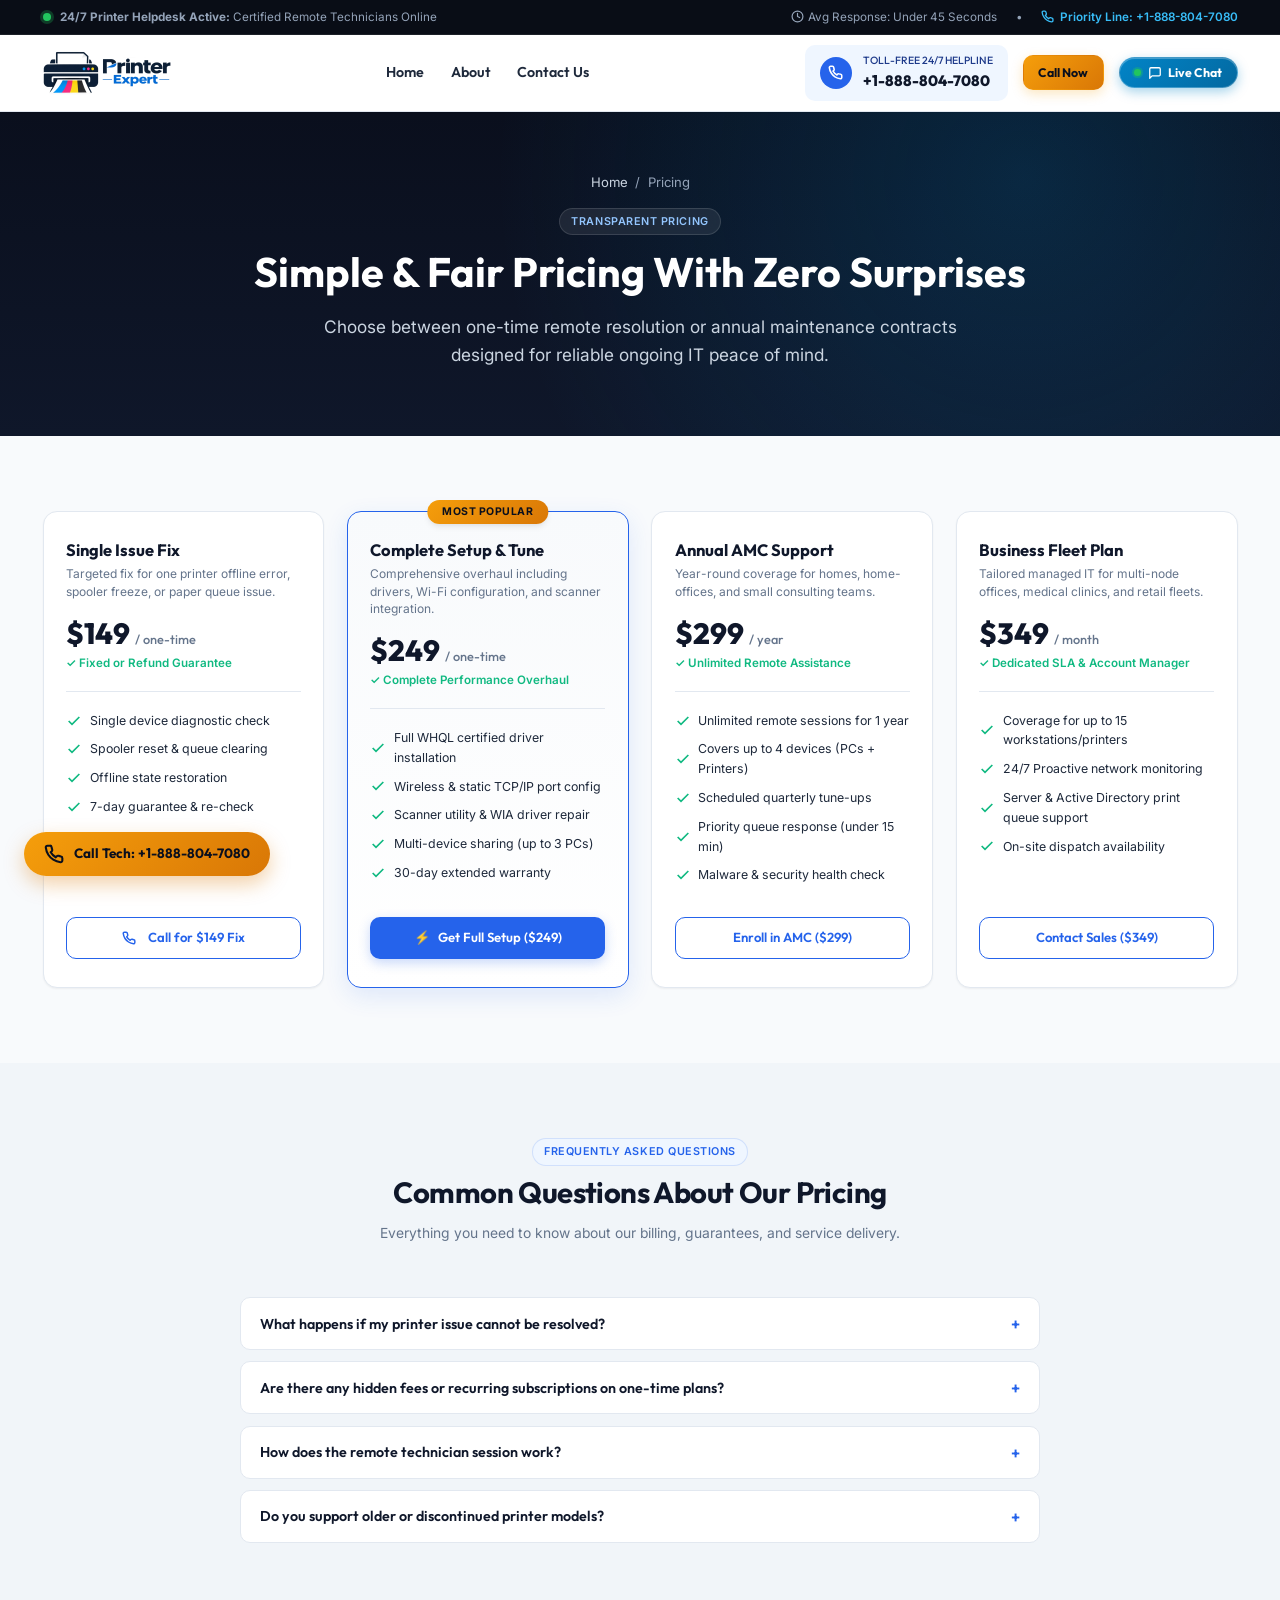
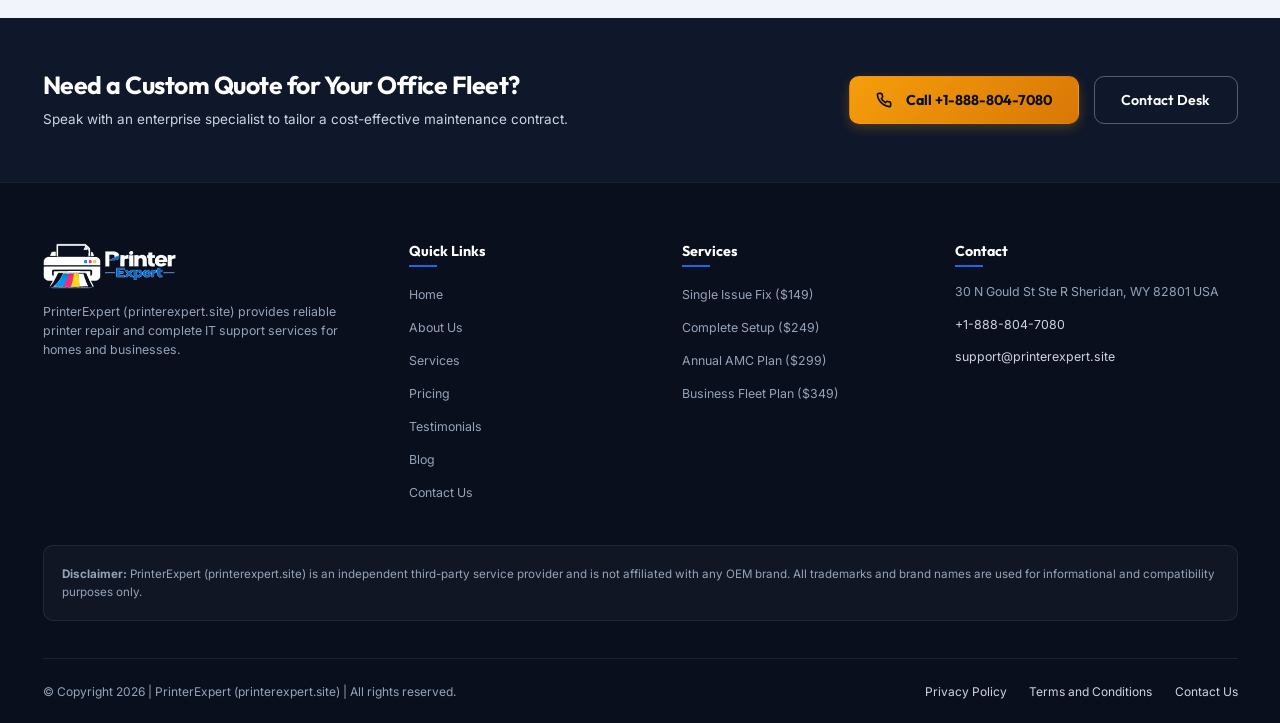
<file: pricing.html>
<!DOCTYPE html>
<html lang="en">
<head>
  <meta charset="UTF-8">
  <meta name="viewport" content="width=device-width, initial-scale=1.0">
  <title>Pricing Plans | PrinterExpert - Transparent IT & Printer Support</title>
  <meta name="description" content="Transparent, upfront pricing for printer repair, remote driver configuration, and managed IT services by PrinterExpert (printerexpert.site). Call +1-888-804-7080.">
  
  <link rel="icon" href="data:image/svg+xml,<svg xmlns='http://www.w3.org/2000/svg' viewBox='0 0 24 24' fill='%232563eb'><path d='M19 8H5c-1.66 0-3 1.34-3 3v6h4v4h12v-4h4v-6c0-1.66-1.34-3-3-3zm-3 11H8v-5h8v5zm3-7c-.55 0-1-.45-1-1s.45-1 1-1 1 .45 1 1-.45 1-1 1zm-1-9H6v4h12V3z'/></svg>">
  <link rel="stylesheet" href="css/style.css?v=3.0">
  
    <script>
    // JivoChat Global Opener
    window._wantsJivoOpen = false;
    window.openJivoChat = function(e) {
      if (e && typeof e.preventDefault === 'function') e.preventDefault();
      if (window.jivo_api && typeof window.jivo_api.open === 'function') {
        try { window.jivo_api.open(); return; } catch(err) {}
      }
      var jEl = document.getElementById('jivo_container') || 
                document.querySelector('jdiv[class*="label"], jdiv[class*="button"], jdiv[id*="jivo"], [class*="jivo-btn"]');
      if (jEl && typeof jEl.click === 'function') {
        try { jEl.click(); return; } catch(err) {}
      }
      window._wantsJivoOpen = true;
      var attempts = 0;
      var timer = setInterval(function() {
        attempts++;
        if (window.jivo_api && typeof window.jivo_api.open === 'function') {
          try { window.jivo_api.open(); window._wantsJivoOpen = false; clearInterval(timer); return; } catch(err) {}
        }
        var el = document.getElementById('jivo_container') || document.querySelector('jdiv');
        if (el && typeof el.click === 'function') {
          try { el.click(); window._wantsJivoOpen = false; clearInterval(timer); return; } catch(err) {}
        }
        if (attempts >= 40) clearInterval(timer);
      }, 100);
    };
    window.jivo_onLoadCallback = function() {
      if (window._wantsJivoOpen && window.jivo_api && typeof window.jivo_api.open === 'function') {
        try { window.jivo_api.open(); window._wantsJivoOpen = false; } catch(err) {}
      }
    };
  </script>
</head>
<body>

  <!-- Top Urgency / Live Status Ticker -->
  <div class="top-urgency-bar">
    <div class="container" style="display: flex; justify-content: space-between; align-items: center; width: 100%;">
      <div class="top-urgency-left">
        <span class="live-beacon"></span>
        <span><strong>24/7 Printer Helpdesk Active:</strong> Certified Remote Technicians Online</span>
      </div>
      <div class="top-urgency-right">
        <span><svg width="13" height="13" viewBox="0 0 24 24" fill="none" stroke="currentColor" stroke-width="2.2" stroke-linecap="round" stroke-linejoin="round" style="display:inline-block; vertical-align:-2px; margin-right:4px;"><circle cx="12" cy="12" r="10"></circle><polyline points="12 6 12 12 16 14"></polyline></svg>Avg Response: Under 45 Seconds</span>
        <span>•</span>
        <a href="tel:+18888047080" class="top-urgency-link">
          <svg width="13" height="13" viewBox="0 0 24 24" fill="none" stroke="currentColor" stroke-width="2.5"><path d="M22 16.92v3a2 2 0 0 1-2.18 2 19.79 19.79 0 0 1-8.63-3.07 19.5 19.5 0 0 1-6-6 19.79 19.79 0 0 1-3.07-8.67A2 2 0 0 1 4.11 2h3a2 2 0 0 1 2 1.72 12.84 12.84 0 0 0 .7 2.81 2 2 0 0 1-.45 2.11L8.09 9.91a16 16 0 0 0 6 6l1.27-1.27a2 2 0 0 1 2.11-.45 12.84 12.84 0 0 0 2.81.7A2 2 0 0 1 22 16.92z"></path></svg>
          Priority Line: +1-888-804-7080
        </a>
      </div>
    </div>
  </div>

  <!-- Main Navigation Header (Unified Desktop & Mobile) -->
  <header class="site-header">
    <div class="container nav-container">
      <a href="index.html" class="brand-logo" aria-label="PrinterExpert Home">
        <img src="images/logo.png" alt="PrinterExpert" class="brand-logo-img">
      </a>

      <!-- Clean Header Menu: Home, About, Contact Us Only -->
      <nav class="nav-menu">
        <a href="index.html" class="nav-link">Home</a>
        <a href="about.html" class="nav-link">About</a>
        <a href="contact.html" class="nav-link">Contact Us</a>
      </nav>

      <div class="nav-cta">
        <a href="tel:+18888047080" class="phone-quick-cta">
          <div class="phone-icon-pulse">
            <svg width="15" height="15" viewBox="0 0 24 24" fill="none" stroke="currentColor" stroke-width="2.5"><path d="M22 16.92v3a2 2 0 0 1-2.18 2 19.79 19.79 0 0 1-8.63-3.07 19.5 19.5 0 0 1-6-6 19.79 19.79 0 0 1-3.07-8.67A2 2 0 0 1 4.11 2h3a2 2 0 0 1 2 1.72 12.84 12.84 0 0 0 .7 2.81 2 2 0 0 1-.45 2.11L8.09 9.91a16 16 0 0 0 6 6l1.27-1.27a2 2 0 0 1 2.11-.45 12.84 12.84 0 0 0 2.81.7A2 2 0 0 1 22 16.92z"></path></svg>
          </div>
          <div>
            <div style="font-size: 0.7rem; color: var(--primary-dark); font-weight: 500;">TOLL-FREE 24/7 HELPLINE</div>
            <div style="font-weight: 800; color: var(--navy-900);">+1-888-804-7080</div>
          </div>
        </a>
        <a href="tel:+18888047080" class="btn btn-accent btn-sm">Call Now</a>
        <button type="button" onclick="openJivoChat(event)" class="btn btn-chat btn-sm" aria-label="Start Live Chat">
          <span class="btn-chat-live-dot"></span>
          <svg class="btn-chat-icon" width="14" height="14" viewBox="0 0 24 24" fill="none" stroke="currentColor" stroke-width="2.2" stroke-linecap="round" stroke-linejoin="round"><path d="M21 15a2 2 0 0 1-2 2H7l-4 4V5a2 2 0 0 1 2-2h14a2 2 0 0 1 2 2z"></path></svg>
          <span>Live Chat</span>
        </button>
        <button class="mobile-toggle" aria-label="Toggle navigation">☰</button>
      </div>
    </div>
  </header>

  <!-- Page Hero -->
  <section class="page-hero">
    <div class="container">
      <div class="breadcrumb">
        <a href="index.html">Home</a>
        <span>/</span>
        <span>Pricing</span>
      </div>
      <div class="badge badge-dark">Transparent Pricing</div>
      <h1>Simple & Fair Pricing With Zero Surprises</h1>
      <p>
        Choose between one-time remote resolution or annual maintenance contracts designed for reliable ongoing IT peace of mind.
      </p>
    </div>
  </section>

  <!-- Pricing Cards -->
  <section class="section">
    <div class="container">
      <div class="pricing-grid">
        
        <!-- Plan 1 -->
        <div class="pricing-card">
          <h3 class="plan-name">Single Issue Fix</h3>
          <p class="plan-desc">Targeted fix for one printer offline error, spooler freeze, or paper queue issue.</p>
          <div class="plan-price">$149 <span>/ one-time</span></div>
          <div class="price-subtext">✓ Fixed or Refund Guarantee</div>
          <ul class="plan-features">
            <li><svg width="16" height="16" viewBox="0 0 24 24" fill="none" stroke="currentColor" stroke-width="2.5"><polyline points="20 6 9 17 4 12"></polyline></svg> Single device diagnostic check</li>
            <li><svg width="16" height="16" viewBox="0 0 24 24" fill="none" stroke="currentColor" stroke-width="2.5"><polyline points="20 6 9 17 4 12"></polyline></svg> Spooler reset & queue clearing</li>
            <li><svg width="16" height="16" viewBox="0 0 24 24" fill="none" stroke="currentColor" stroke-width="2.5"><polyline points="20 6 9 17 4 12"></polyline></svg> Offline state restoration</li>
            <li><svg width="16" height="16" viewBox="0 0 24 24" fill="none" stroke="currentColor" stroke-width="2.5"><polyline points="20 6 9 17 4 12"></polyline></svg> 7-day guarantee & re-check</li>
          </ul>
          <a href="tel:+18888047080" class="btn btn-outline-primary"><svg width="14" height="14" viewBox="0 0 24 24" fill="none" stroke="currentColor" stroke-width="2.5" stroke-linecap="round" stroke-linejoin="round" style="display:inline-block; vertical-align:-2px; margin-right:5px;"><path d="M22 16.92v3a2 2 0 0 1-2.18 2 19.79 19.79 0 0 1-8.63-3.07 19.5 19.5 0 0 1-6-6 19.79 19.79 0 0 1-3.07-8.67A2 2 0 0 1 4.11 2h3a2 2 0 0 1 2 1.72 12.84 12.84 0 0 0 .7 2.81 2 2 0 0 1-.45 2.11L8.09 9.91a16 16 0 0 0 6 6l1.27-1.27a2 2 0 0 1 2.11-.45 12.84 12.84 0 0 0 2.81.7A2 2 0 0 1 22 16.92z"></path></svg>Call for $149 Fix</a>
        </div>

        <!-- Plan 2 -->
        <div class="pricing-card featured">
          <div class="popular-badge">Most Popular</div>
          <h3 class="plan-name">Complete Setup & Tune</h3>
          <p class="plan-desc">Comprehensive overhaul including drivers, Wi-Fi configuration, and scanner integration.</p>
          <div class="plan-price">$249 <span>/ one-time</span></div>
          <div class="price-subtext">✓ Complete Performance Overhaul</div>
          <ul class="plan-features">
            <li><svg width="16" height="16" viewBox="0 0 24 24" fill="none" stroke="currentColor" stroke-width="2.5"><polyline points="20 6 9 17 4 12"></polyline></svg> Full WHQL certified driver installation</li>
            <li><svg width="16" height="16" viewBox="0 0 24 24" fill="none" stroke="currentColor" stroke-width="2.5"><polyline points="20 6 9 17 4 12"></polyline></svg> Wireless & static TCP/IP port config</li>
            <li><svg width="16" height="16" viewBox="0 0 24 24" fill="none" stroke="currentColor" stroke-width="2.5"><polyline points="20 6 9 17 4 12"></polyline></svg> Scanner utility & WIA driver repair</li>
            <li><svg width="16" height="16" viewBox="0 0 24 24" fill="none" stroke="currentColor" stroke-width="2.5"><polyline points="20 6 9 17 4 12"></polyline></svg> Multi-device sharing (up to 3 PCs)</li>
            <li><svg width="16" height="16" viewBox="0 0 24 24" fill="none" stroke="currentColor" stroke-width="2.5"><polyline points="20 6 9 17 4 12"></polyline></svg> 30-day extended warranty</li>
          </ul>
          <a href="tel:+18888047080" class="btn btn-primary"><span>⚡</span> Get Full Setup ($249)</a>
        </div>

        <!-- Plan 3 -->
        <div class="pricing-card">
          <h3 class="plan-name">Annual AMC Support</h3>
          <p class="plan-desc">Year-round coverage for homes, home-offices, and small consulting teams.</p>
          <div class="plan-price">$299 <span>/ year</span></div>
          <div class="price-subtext">✓ Unlimited Remote Assistance</div>
          <ul class="plan-features">
            <li><svg width="16" height="16" viewBox="0 0 24 24" fill="none" stroke="currentColor" stroke-width="2.5"><polyline points="20 6 9 17 4 12"></polyline></svg> Unlimited remote sessions for 1 year</li>
            <li><svg width="16" height="16" viewBox="0 0 24 24" fill="none" stroke="currentColor" stroke-width="2.5"><polyline points="20 6 9 17 4 12"></polyline></svg> Covers up to 4 devices (PCs + Printers)</li>
            <li><svg width="16" height="16" viewBox="0 0 24 24" fill="none" stroke="currentColor" stroke-width="2.5"><polyline points="20 6 9 17 4 12"></polyline></svg> Scheduled quarterly tune-ups</li>
            <li><svg width="16" height="16" viewBox="0 0 24 24" fill="none" stroke="currentColor" stroke-width="2.5"><polyline points="20 6 9 17 4 12"></polyline></svg> Priority queue response (under 15 min)</li>
            <li><svg width="16" height="16" viewBox="0 0 24 24" fill="none" stroke="currentColor" stroke-width="2.5"><polyline points="20 6 9 17 4 12"></polyline></svg> Malware & security health check</li>
          </ul>
          <a href="contact.html" class="btn btn-outline-primary">Enroll in AMC ($299)</a>
        </div>

        <!-- Plan 4 -->
        <div class="pricing-card">
          <h3 class="plan-name">Business Fleet Plan</h3>
          <p class="plan-desc">Tailored managed IT for multi-node offices, medical clinics, and retail fleets.</p>
          <div class="plan-price">$349 <span>/ month</span></div>
          <div class="price-subtext">✓ Dedicated SLA & Account Manager</div>
          <ul class="plan-features">
            <li><svg width="16" height="16" viewBox="0 0 24 24" fill="none" stroke="currentColor" stroke-width="2.5"><polyline points="20 6 9 17 4 12"></polyline></svg> Coverage for up to 15 workstations/printers</li>
            <li><svg width="16" height="16" viewBox="0 0 24 24" fill="none" stroke="currentColor" stroke-width="2.5"><polyline points="20 6 9 17 4 12"></polyline></svg> 24/7 Proactive network monitoring</li>
            <li><svg width="16" height="16" viewBox="0 0 24 24" fill="none" stroke="currentColor" stroke-width="2.5"><polyline points="20 6 9 17 4 12"></polyline></svg> Server & Active Directory print queue support</li>
            <li><svg width="16" height="16" viewBox="0 0 24 24" fill="none" stroke="currentColor" stroke-width="2.5"><polyline points="20 6 9 17 4 12"></polyline></svg> On-site dispatch availability</li>
          </ul>
          <a href="contact.html" class="btn btn-outline-primary">Contact Sales ($349)</a>
        </div>

      </div>
    </div>
  </section>

  <!-- Pricing FAQ Section -->
  <section class="section section-slate">
    <div class="container">
      <div class="section-header">
        <div class="badge badge-primary">Frequently Asked Questions</div>
        <h2 class="section-title">Common Questions About Our Pricing</h2>
        <p class="section-subtitle">Everything you need to know about our billing, guarantees, and service delivery.</p>
      </div>

      <div class="faq-list">
        <div class="faq-item">
          <button class="faq-question">
            <span>What happens if my printer issue cannot be resolved?</span>
            <span class="faq-toggle-icon">+</span>
          </button>
          <div class="faq-answer">
            We adhere strictly to our <strong>Fixed-or-Refund Guarantee</strong>. If our technician is unable to resolve your software, spooler, driver, or networking issue during the remote session, you will not be charged.
          </div>
        </div>

        <div class="faq-item">
          <button class="faq-question">
            <span>Are there any hidden fees or recurring subscriptions on one-time plans?</span>
            <span class="faq-toggle-icon">+</span>
          </button>
          <div class="faq-answer">
            No. Our Single Issue Fix ($149) and Complete Setup ($249) plans are strictly one-time payments. We do not enroll you in automatic recurring billing unless you explicitly choose our Annual AMC or Business Fleet plans.
          </div>
        </div>

        <div class="faq-item">
          <button class="faq-question">
            <span>How does the remote technician session work?</span>
            <span class="faq-toggle-icon">+</span>
          </button>
          <div class="faq-answer">
            You will receive a secure 1-time connection code. Once you grant permission, you can watch our technician perform all diagnostic tasks live on your screen. You maintain complete control and can terminate the session at any second.
          </div>
        </div>

        <div class="faq-item">
          <button class="faq-question">
            <span>Do you support older or discontinued printer models?</span>
            <span class="faq-toggle-icon">+</span>
          </button>
          <div class="faq-answer">
            Yes! We specialize in legacy driver emulation and compatibility bridges for printers whose manufacturer support has lapsed, enabling them to work seamlessly on modern desktop and workstation operating systems.
          </div>
        </div>
      </div>
    </div>
  </section>

  <!-- CTA Banner -->
  <section class="cta-banner">
    <div class="container cta-banner-inner">
      <div class="cta-text">
        <h2>Need a Custom Quote for Your Office Fleet?</h2>
        <p>Speak with an enterprise specialist to tailor a cost-effective maintenance contract.</p>
      </div>
      <div class="cta-actions">
        <a href="tel:+18888047080" class="btn btn-accent btn-lg btn-pulse">
          <svg width="16" height="16" viewBox="0 0 24 24" fill="none" stroke="currentColor" stroke-width="2.5" stroke-linecap="round" stroke-linejoin="round" style="display:inline-block; vertical-align:-2px; margin-right:6px;"><path d="M22 16.92v3a2 2 0 0 1-2.18 2 19.79 19.79 0 0 1-8.63-3.07 19.5 19.5 0 0 1-6-6 19.79 19.79 0 0 1-3.07-8.67A2 2 0 0 1 4.11 2h3a2 2 0 0 1 2 1.72 12.84 12.84 0 0 0 .7 2.81 2 2 0 0 1-.45 2.11L8.09 9.91a16 16 0 0 0 6 6l1.27-1.27a2 2 0 0 1 2.11-.45 12.84 12.84 0 0 0 2.81.7A2 2 0 0 1 22 16.92z"></path></svg>Call +1-888-804-7080
        </a>
        <a href="contact.html" class="btn btn-outline-white btn-lg">
          Contact Desk
        </a>
      </div>
    </div>
  </section>

  <!-- Footer -->
  <footer class="site-footer">
    <div class="container">
      <div class="footer-grid">
        <div class="footer-brand">
          <a href="index.html" class="brand-logo" style="margin-bottom: 0.75rem;" aria-label="PrinterExpert Home">
            <img src="images/logo-footer.png" alt="PrinterExpert" class="brand-logo-img brand-logo-footer">
          </a>
          <p>
            PrinterExpert (printerexpert.site) provides reliable printer repair and complete IT support services for homes and businesses.
          </p>
        </div>

        <div>
          <h4 class="footer-title">Quick Links</h4>
          <ul class="footer-links">
            <li><a href="index.html">Home</a></li>
            <li><a href="about.html">About Us</a></li>
            <li><a href="services.html">Services</a></li>
            <li><a href="pricing.html">Pricing</a></li>
            <li><a href="testimonial.html">Testimonials</a></li>
            <li><a href="blog.html">Blog</a></li>
            <li><a href="contact.html">Contact Us</a></li>
          </ul>
        </div>

        <div>
          <h4 class="footer-title">Services</h4>
          <ul class="footer-links">
            <li><a href="pricing.html">Single Issue Fix ($149)</a></li>
            <li><a href="pricing.html">Complete Setup ($249)</a></li>
            <li><a href="pricing.html">Annual AMC Plan ($299)</a></li>
            <li><a href="pricing.html">Business Fleet Plan ($349)</a></li>
          </ul>
        </div>

        <div>
          <h4 class="footer-title">Contact</h4>
          <ul class="footer-contact-info">
            <li><span>30 N Gould St Ste R Sheridan, WY 82801 USA</span></li>
            <li><a href="tel:+18888047080">+1-888-804-7080</a></li>
            <li><a href="mailto:support@printerexpert.site">support@printerexpert.site</a></li>
          </ul>
        </div>
      </div>

      <div class="footer-disclaimer-wrapper">
        <strong>Disclaimer:</strong> PrinterExpert (printerexpert.site) is an independent third-party service provider and is not affiliated with any OEM brand. All trademarks and brand names are used for informational and compatibility purposes only.
      </div>

      <div class="footer-bottom">
        <div>© Copyright 2026 | PrinterExpert (printerexpert.site) | All rights reserved.</div>
        <div style="display: flex; gap: 1.5rem;">
          <a href="privacy.html">Privacy Policy</a>
          <a href="terms.html">Terms and Conditions</a>
          <a href="contact.html">Contact Us</a>
        </div>
      </div>
    </div>
  </footer>



  <a href="tel:+18888047080" class="floating-call-widget" title="Call Technician Now">
    <svg width="20" height="20" viewBox="0 0 24 24" fill="none" stroke="currentColor" stroke-width="2.5"><path d="M22 16.92v3a2 2 0 0 1-2.18 2 19.79 19.79 0 0 1-8.63-3.07 19.5 19.5 0 0 1-6-6 19.79 19.79 0 0 1-3.07-8.67A2 2 0 0 1 4.11 2h3a2 2 0 0 1 2 1.72 12.84 12.84 0 0 0 .7 2.81 2 2 0 0 1-.45 2.11L8.09 9.91a16 16 0 0 0 6 6l1.27-1.27a2 2 0 0 1 2.11-.45 12.84 12.84 0 0 0 2.81.7A2 2 0 0 1 22 16.92z"></path></svg>
    <span>Call Tech: +1-888-804-7080</span>
  </a>

  <script src="js/main.js"></script>

  <!-- JivoChat Live Support Widget -->
  <script src="//code.jivosite.com/widget/xPrYyGqG4P" async></script>
</body>
</html>
</file>
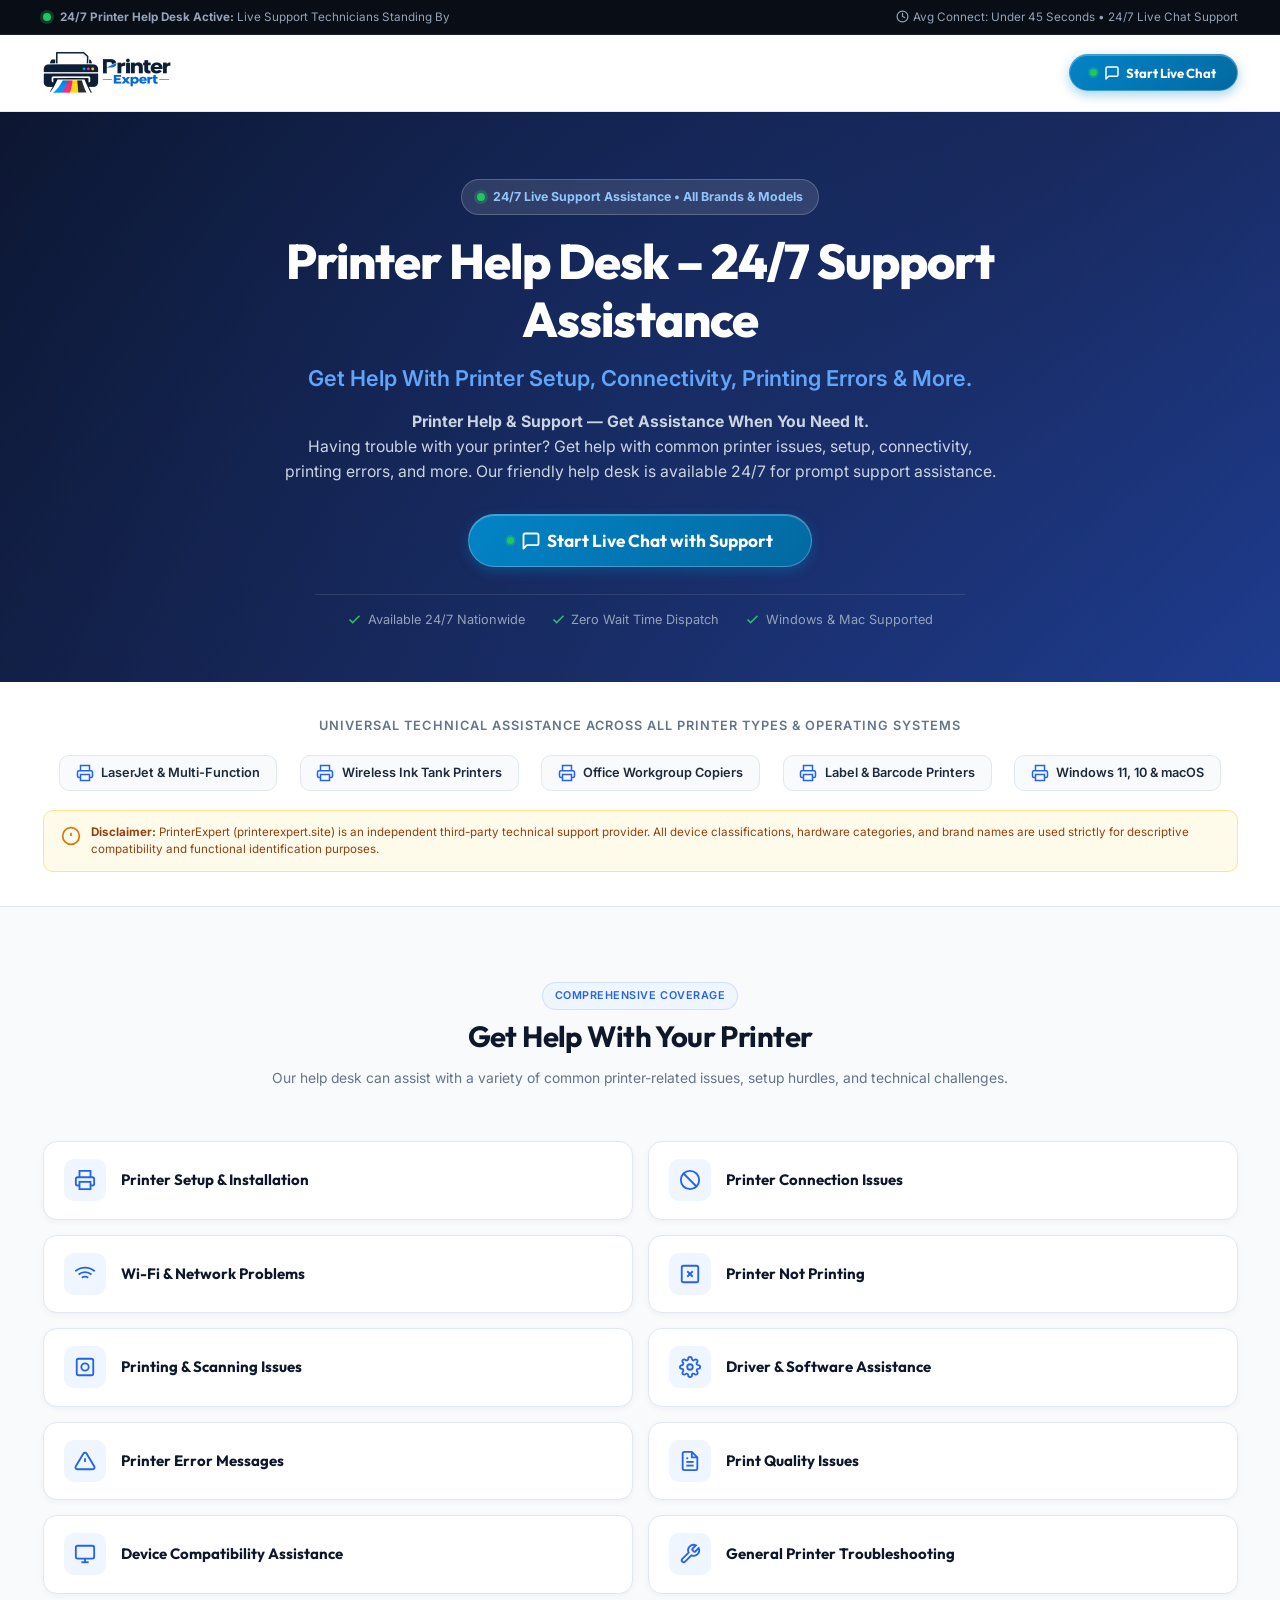
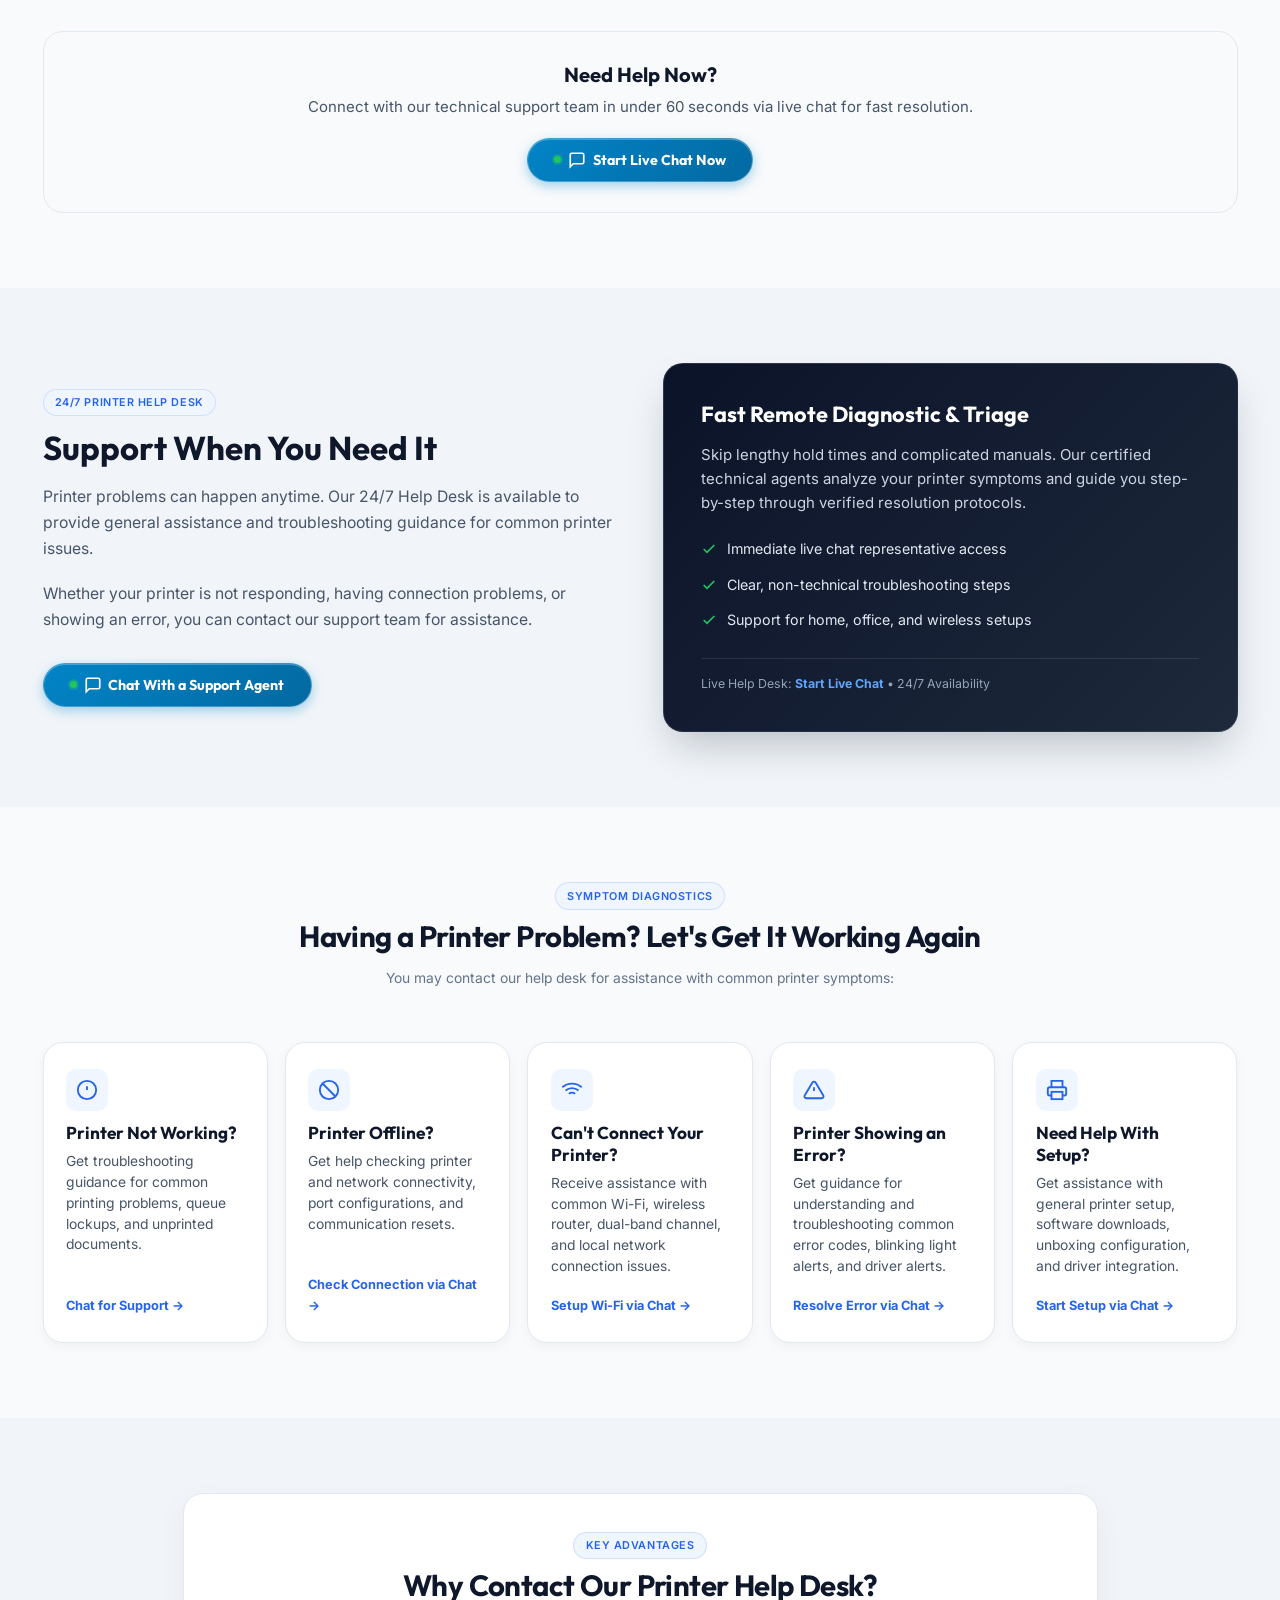
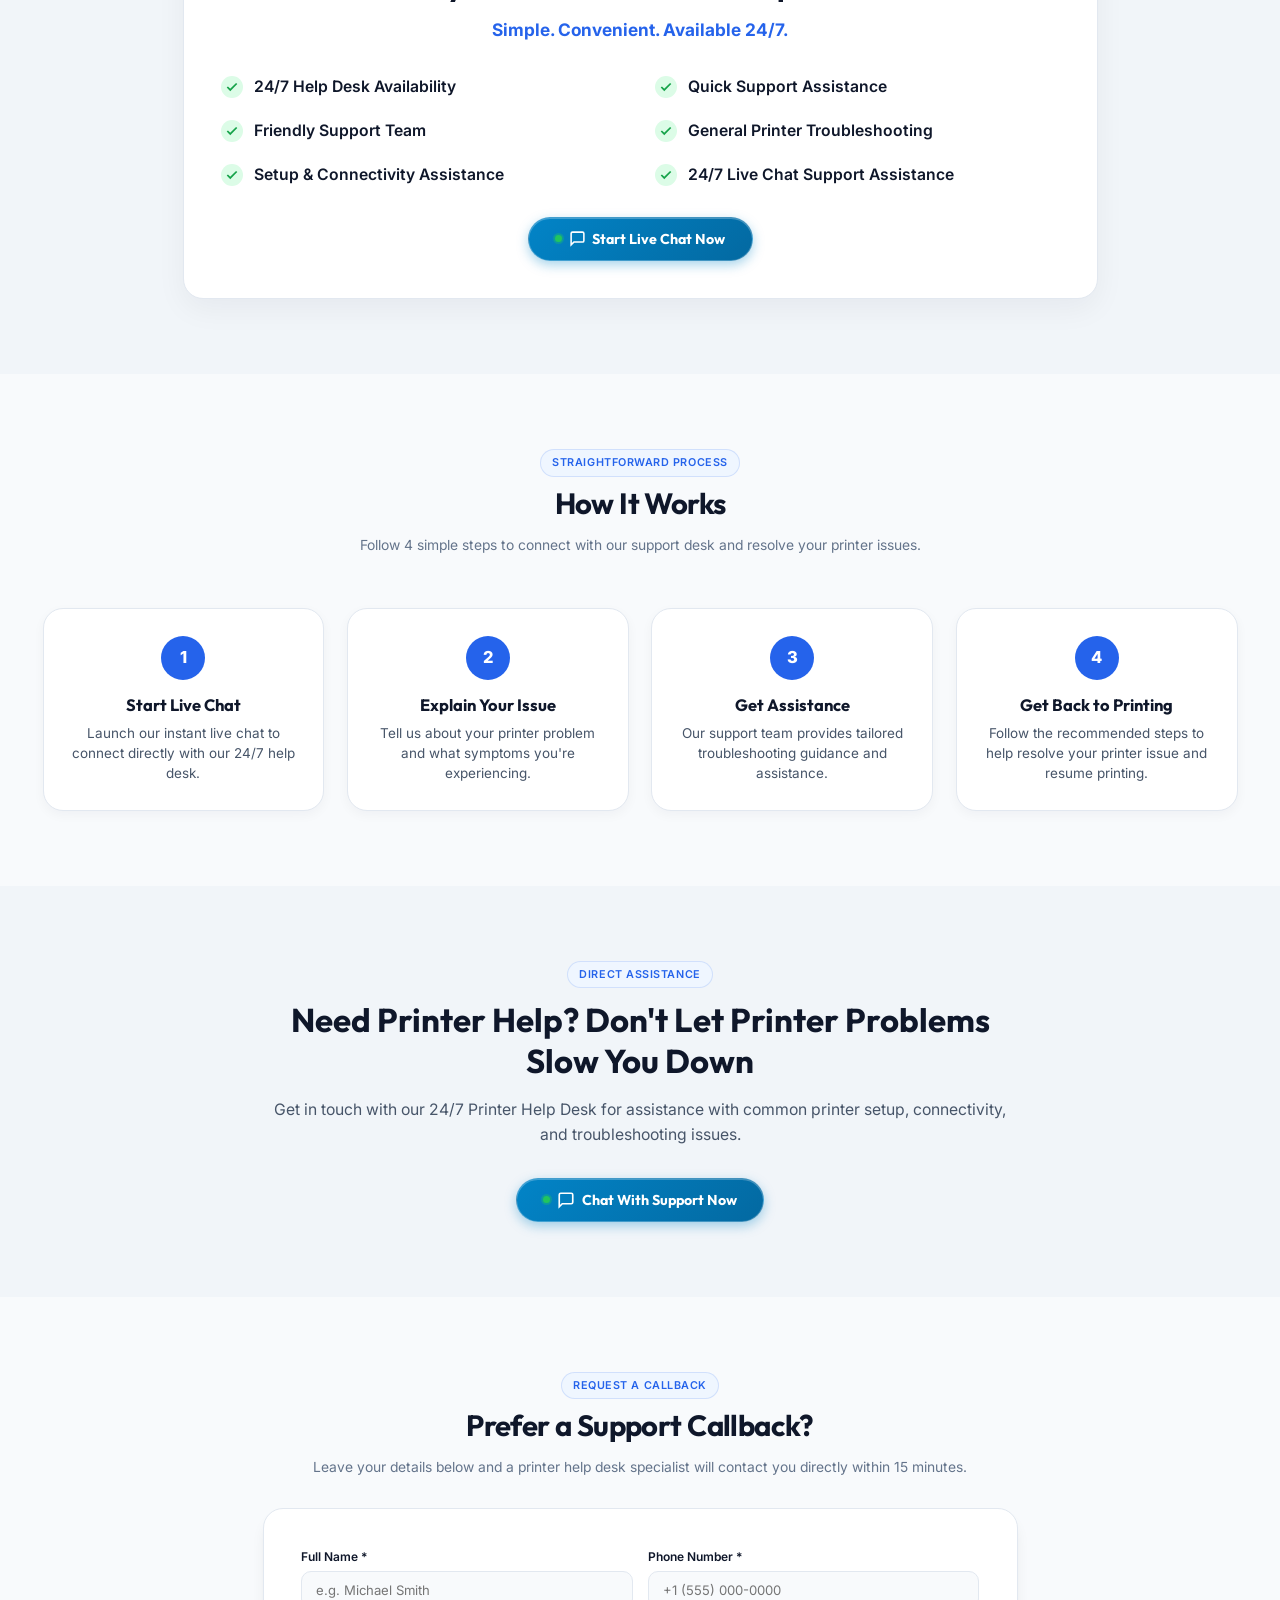
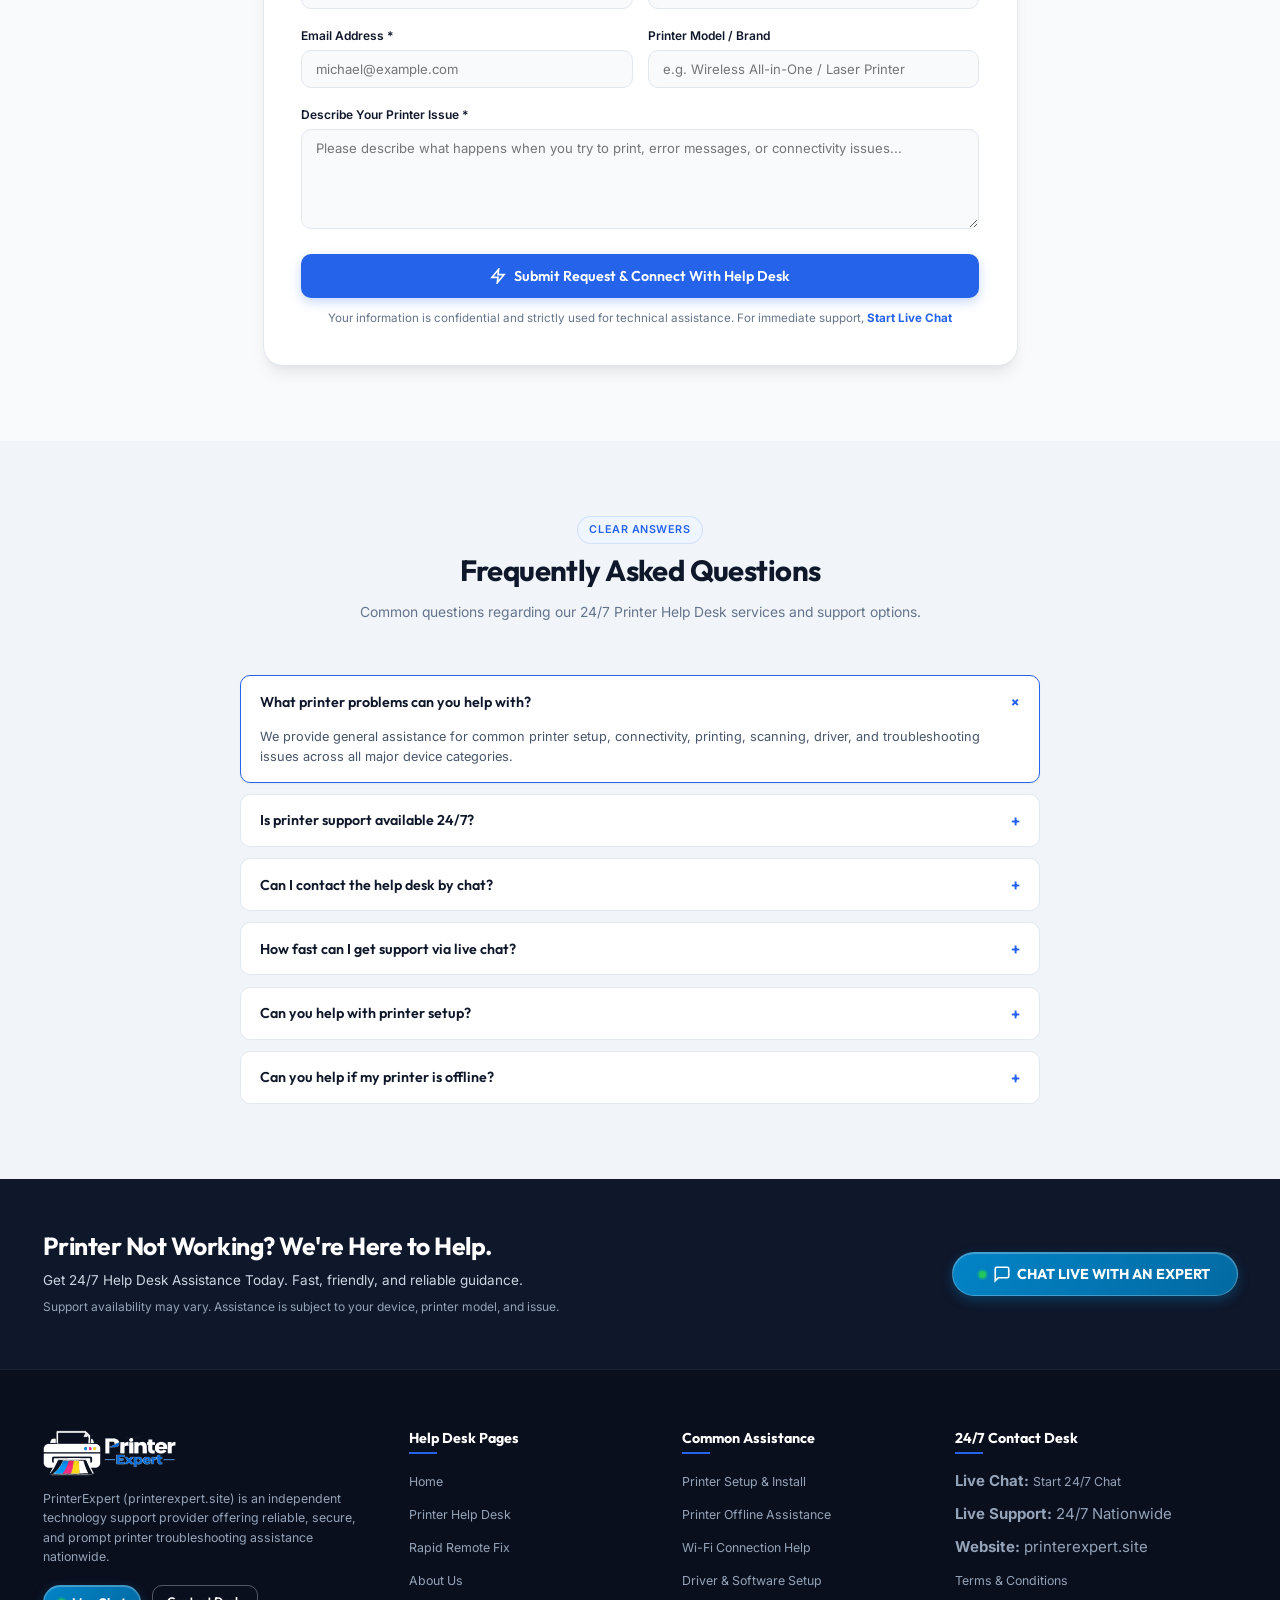
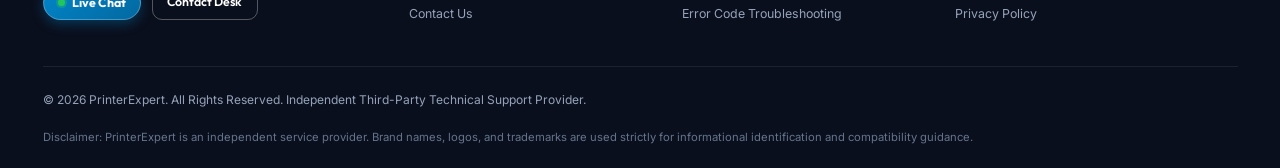
<file: printer-helpdesk.html>
<!DOCTYPE html>
<html lang="en">
<head>
  <meta charset="UTF-8">
  <meta name="viewport" content="width=device-width, initial-scale=1.0">
  <title>Printer Help Desk – 24/7 Support Assistance | PrinterExpert</title>
  <meta name="description" content="Printer Help Desk available 24/7 for support assistance. Get immediate help with printer setup, connectivity, Wi-Fi errors, offline issues, and troubleshooting. Chat Live with our specialists 24/7.">
  <meta name="keywords" content="Printer Help Desk, Printer Support, Printer Help, Printer Troubleshooting, Printer Technical Support, Printer Setup Help, Printer Installation Help, Printer Support 24/7, 24/7 Printer Help, Printer Customer Support, Printer Connection Help, Printer Not Printing, Printer Offline Help, Printer Error Help, Printer Setup Support">
  <link rel="stylesheet" href="css/style.css?v=3.2">
  <link rel="icon" href="data:image/svg+xml,<svg xmlns='http://www.w3.org/2000/svg' viewBox='0 0 24 24' fill='%232563eb'><path d='M19 8H5c-1.66 0-3 1.34-3 3v6h4v4h12v-4h4v-6c0-1.66-1.34-3-3-3zm-3 11H8v-5h8v5zm3-7c-.55 0-1-.45-1-1s.45-1 1-1 1 .45 1 1-.45 1-1 1zm-1-9H6v4h12V3z'/></svg>">
  <script>
    // Pure Direct JivoChat Trigger
    window._wantsJivoOpen = false;
    window.openJivoChat = function(e) {
      if (e && typeof e.preventDefault === 'function') e.preventDefault();
      
      // 1. Direct call if Jivo API is ready
      if (window.jivo_api && typeof window.jivo_api.open === 'function') {
        try {
          window.jivo_api.open();
          return;
        } catch (err) {
          try { window.jivo_api.open({ start: 'chat' }); return; } catch (e2) {}
        }
      }

      // 2. Click any DOM elements created by Jivo
      try {
        var jEl = document.getElementById('jivo_container') || 
                  document.querySelector('jdiv[class*="label"], jdiv[class*="button"], [class*="jivo"]');
        if (jEl && typeof jEl.click === 'function') jEl.click();
      } catch (err) {}

      // 3. Mark intent to open immediately on load
      window._wantsJivoOpen = true;

      // 4. Fast polling (every 50ms) to open the millisecond Jivo is ready
      var attempts = 0;
      var timer = setInterval(function() {
        attempts++;
        if (window.jivo_api && typeof window.jivo_api.open === 'function') {
          try {
            window.jivo_api.open();
            window._wantsJivoOpen = false;
            clearInterval(timer);
            return;
          } catch (err) {}
        }
        if (attempts >= 100) clearInterval(timer);
      }, 50);
    };

    // Jivo Native Ready Callback
    window.jivo_onLoadCallback = function() {
      if (window._wantsJivoOpen && window.jivo_api && typeof window.jivo_api.open === 'function') {
        try {
          window.jivo_api.open();
          window._wantsJivoOpen = false;
        } catch (err) {}
      }
    };
  </script>
  <!-- JivoChat Live Widget -->
  <script src="//code.jivosite.com/widget/xPrYyGqG4P" async></script>
</head>
<body>

  <!-- Top Urgency / Live Status Ticker -->
  <div class="top-urgency-bar">
    <div class="container" style="display: flex; justify-content: space-between; align-items: center; width: 100%;">
      <div class="top-urgency-left">
        <span class="live-beacon"></span>
        <span><strong>24/7 Printer Help Desk Active:</strong> Live Support Technicians Standing By</span>
      </div>
      <div class="top-urgency-right">
        <span><svg width="13" height="13" viewBox="0 0 24 24" fill="none" stroke="currentColor" stroke-width="2.2" stroke-linecap="round" stroke-linejoin="round" style="display:inline-block; vertical-align:-2px; margin-right:4px;"><circle cx="12" cy="12" r="10"></circle><polyline points="12 6 12 12 16 14"></polyline></svg>Avg Connect: Under 45 Seconds • 24/7 Live Chat Support</span>
      </div>
    </div>
  </div>

  <!-- Main Navigation Header -->
  <header class="site-header">
    <div class="container nav-container">
      <a href="index.html" class="brand-logo" aria-label="PrinterExpert Home">
        <img src="images/logo.png" alt="PrinterExpert" class="brand-logo-img">
      </a>

      <div class="nav-cta">
        <button type="button" onclick="openJivoChat(event)" class="btn btn-chat" aria-label="Start Live Chat">
          <span class="btn-chat-live-dot"></span>
          <svg class="btn-chat-icon" width="16" height="16" viewBox="0 0 24 24" fill="none" stroke="currentColor" stroke-width="2.2" stroke-linecap="round" stroke-linejoin="round"><path d="M21 15a2 2 0 0 1-2 2H7l-4 4V5a2 2 0 0 1 2-2h14a2 2 0 0 1 2 2z"></path></svg>
          <span>Start Live Chat</span>
        </button>
      </div>
    </div>
  </header>

  <!-- Hero Section (PPC & High Conversion Optimized) -->
  <section class="helpdesk-hero">
    <div class="container helpdesk-hero-content">
      <div class="helpdesk-badge">
        <span class="live-beacon" style="width: 8px; height: 8px;"></span>
        <span>24/7 Live Support Assistance • All Brands & Models</span>
      </div>

      <h1>Printer Help Desk – 24/7 Support Assistance</h1>
      
      <div class="helpdesk-hero-subheadline">
        Get Help With Printer Setup, Connectivity, Printing Errors & More.
      </div>

      <p class="helpdesk-hero-p">
        <strong>Printer Help & Support — Get Assistance When You Need It.</strong><br>
        Having trouble with your printer? Get help with common printer issues, setup, connectivity, printing errors, and more. Our friendly help desk is available 24/7 for prompt support assistance.
      </p>

      <div class="helpdesk-cta-row">
        <button type="button" onclick="openJivoChat(event)" class="btn btn-chat btn-lg btn-pulse" aria-label="Start Live Chat Now" style="padding: 1rem 2.5rem; font-size: 1.15rem;">
          <span class="btn-chat-live-dot"></span>
          <svg class="btn-chat-icon" width="20" height="20" viewBox="0 0 24 24" fill="none" stroke="currentColor" stroke-width="2.2" stroke-linecap="round" stroke-linejoin="round"><path d="M21 15a2 2 0 0 1-2 2H7l-4 4V5a2 2 0 0 1 2-2h14a2 2 0 0 1 2 2z"></path></svg>
          <span>Start Live Chat with Support</span>
        </button>
      </div>

      <div class="helpdesk-hero-trust">
        <span><svg width="15" height="15" viewBox="0 0 24 24" fill="none" stroke="#22c55e" stroke-width="2.5"><polyline points="20 6 9 17 4 12"></polyline></svg> Available 24/7 Nationwide</span>
        <span><svg width="15" height="15" viewBox="0 0 24 24" fill="none" stroke="#22c55e" stroke-width="2.5"><polyline points="20 6 9 17 4 12"></polyline></svg> Zero Wait Time Dispatch</span>
        <span><svg width="15" height="15" viewBox="0 0 24 24" fill="none" stroke="#22c55e" stroke-width="2.5"><polyline points="20 6 9 17 4 12"></polyline></svg> Windows & Mac Supported</span>
      </div>
    </div>
  </section>

  <!-- Hardware Compatibility & Independent Notice -->
  <section class="brand-strip">
    <div class="container">
      <div class="brand-strip-title">Universal Technical Assistance Across All Printer Types & Operating Systems</div>
      <div class="brand-logos-grid">
        <div class="brand-pill">
          <svg width="18" height="18" viewBox="0 0 24 24" fill="none" stroke="var(--primary)" stroke-width="2"><polyline points="6 9 6 2 18 2 18 9"></polyline><path d="M6 18H4a2 2 0 0 1-2-2v-5a2 2 0 0 1 2-2h16a2 2 0 0 1 2 2v5a2 2 0 0 1-2 2h-2"></path><rect x="6" y="14" width="12" height="8"></rect></svg>
          LaserJet & Multi-Function
        </div>
        <div class="brand-pill">
          <svg width="18" height="18" viewBox="0 0 24 24" fill="none" stroke="var(--primary)" stroke-width="2"><polyline points="6 9 6 2 18 2 18 9"></polyline><path d="M6 18H4a2 2 0 0 1-2-2v-5a2 2 0 0 1 2-2h16a2 2 0 0 1 2 2v5a2 2 0 0 1-2 2h-2"></path><rect x="6" y="14" width="12" height="8"></rect></svg>
          Wireless Ink Tank Printers
        </div>
        <div class="brand-pill">
          <svg width="18" height="18" viewBox="0 0 24 24" fill="none" stroke="var(--primary)" stroke-width="2"><polyline points="6 9 6 2 18 2 18 9"></polyline><path d="M6 18H4a2 2 0 0 1-2-2v-5a2 2 0 0 1 2-2h16a2 2 0 0 1 2 2v5a2 2 0 0 1-2 2h-2"></path><rect x="6" y="14" width="12" height="8"></rect></svg>
          Office Workgroup Copiers
        </div>
        <div class="brand-pill">
          <svg width="18" height="18" viewBox="0 0 24 24" fill="none" stroke="var(--primary)" stroke-width="2"><polyline points="6 9 6 2 18 2 18 9"></polyline><path d="M6 18H4a2 2 0 0 1-2-2v-5a2 2 0 0 1 2-2h16a2 2 0 0 1 2 2v5a2 2 0 0 1-2 2h-2"></path><rect x="6" y="14" width="12" height="8"></rect></svg>
          Label & Barcode Printers
        </div>
        <div class="brand-pill">
          <svg width="18" height="18" viewBox="0 0 24 24" fill="none" stroke="var(--primary)" stroke-width="2"><polyline points="6 9 6 2 18 2 18 9"></polyline><path d="M6 18H4a2 2 0 0 1-2-2v-5a2 2 0 0 1 2-2h16a2 2 0 0 1 2 2v5a2 2 0 0 1-2 2h-2"></path><rect x="6" y="14" width="12" height="8"></rect></svg>
          Windows 11, 10 & macOS
        </div>
      </div>

      <div class="disclaimer-box">
        <svg width="20" height="20" viewBox="0 0 24 24" fill="none" stroke="currentColor" stroke-width="2"><circle cx="12" cy="12" r="10"></circle><line x1="12" y1="8" x2="12" y2="12"></line><line x1="12" y1="16" x2="12.01" y2="16"></line></svg>
        <div>
          <strong>Disclaimer:</strong> PrinterExpert (printerexpert.site) is an independent third-party technical support provider. All device classifications, hardware categories, and brand names are used strictly for descriptive compatibility and functional identification purposes.
        </div>
      </div>
    </div>
  </section>

  <!-- Section 1: Get Help With Your Printer (10 Core Areas) -->
  <section class="section" id="issues">
    <div class="container">
      <div class="section-header">
        <div class="badge badge-primary">Comprehensive Coverage</div>
        <h2 class="section-title">Get Help With Your Printer</h2>
        <p class="section-subtitle">
          Our help desk can assist with a variety of common printer-related issues, setup hurdles, and technical challenges.
        </p>
      </div>

      <div class="helpdesk-issues-grid">
        <!-- 1 -->
        <div class="helpdesk-issue-item">
          <div class="helpdesk-issue-icon">
            <svg width="22" height="22" viewBox="0 0 24 24" fill="none" stroke="currentColor" stroke-width="2"><polyline points="6 9 6 2 18 2 18 9"></polyline><path d="M6 18H4a2 2 0 0 1-2-2v-5a2 2 0 0 1 2-2h16a2 2 0 0 1 2 2v5a2 2 0 0 1-2 2h-2"></path><rect x="6" y="14" width="12" height="8"></rect></svg>
          </div>
          <h3 class="helpdesk-issue-text">Printer Setup & Installation</h3>
        </div>

        <!-- 2 -->
        <div class="helpdesk-issue-item">
          <div class="helpdesk-issue-icon">
            <svg width="22" height="22" viewBox="0 0 24 24" fill="none" stroke="currentColor" stroke-width="2"><circle cx="12" cy="12" r="10"></circle><line x1="4.93" y1="4.93" x2="19.07" y2="19.07"></line></svg>
          </div>
          <h3 class="helpdesk-issue-text">Printer Connection Issues</h3>
        </div>

        <!-- 3 -->
        <div class="helpdesk-issue-item">
          <div class="helpdesk-issue-icon">
            <svg width="22" height="22" viewBox="0 0 24 24" fill="none" stroke="currentColor" stroke-width="2"><path d="M5 12.55a11 11 0 0 1 14.08 0"></path><path d="M1.42 9a16 16 0 0 1 21.16 0"></path><path d="M8.53 16.11a6 6 0 0 1 6.95 0"></path><line x1="12" y1="20" x2="12.01" y2="20"></line></svg>
          </div>
          <h3 class="helpdesk-issue-text">Wi-Fi & Network Problems</h3>
        </div>

        <!-- 4 -->
        <div class="helpdesk-issue-item">
          <div class="helpdesk-issue-icon">
            <svg width="22" height="22" viewBox="0 0 24 24" fill="none" stroke="currentColor" stroke-width="2"><rect x="3" y="3" width="18" height="18" rx="2" ry="2"></rect><line x1="9" y1="9" x2="15" y2="15"></line><line x1="15" y1="9" x2="9" y2="15"></line></svg>
          </div>
          <h3 class="helpdesk-issue-text">Printer Not Printing</h3>
        </div>

        <!-- 5 -->
        <div class="helpdesk-issue-item">
          <div class="helpdesk-issue-icon">
            <svg width="22" height="22" viewBox="0 0 24 24" fill="none" stroke="currentColor" stroke-width="2"><rect x="3" y="3" width="18" height="18" rx="2" ry="2"></rect><circle cx="12" cy="12" r="4"></circle></svg>
          </div>
          <h3 class="helpdesk-issue-text">Printing & Scanning Issues</h3>
        </div>

        <!-- 6 -->
        <div class="helpdesk-issue-item">
          <div class="helpdesk-issue-icon">
            <svg width="22" height="22" viewBox="0 0 24 24" fill="none" stroke="currentColor" stroke-width="2"><circle cx="12" cy="12" r="3"></circle><path d="M19.4 15a1.65 1.65 0 0 0 .33 1.82l.06.06a2 2 0 0 1 0 2.83 2 2 0 0 1-2.83 0l-.06-.06a1.65 1.65 0 0 0-1.82-.33 1.65 1.65 0 0 0-1 1.51V21a2 2 0 0 1-2 2 2 2 0 0 1-2-2v-.09A1.65 1.65 0 0 0 9 19.4a1.65 1.65 0 0 0-1.82.33l-.06.06a2 2 0 0 1-2.83 0 2 2 0 0 1 0-2.83l.06-.06a1.65 1.65 0 0 0 .33-1.82 1.65 1.65 0 0 0-1.51-1H3a2 2 0 0 1-2-2 2 2 0 0 1 2-2h.09A1.65 1.65 0 0 0 4.6 9a1.65 1.65 0 0 0-.33-1.82l-.06-.06a2 2 0 0 1 0-2.83 2 2 0 0 1 2.83 0l.06.06a1.65 1.65 0 0 0 1.82.33H9a1.65 1.65 0 0 0 1-1.51V3a2 2 0 0 1 2-2 2 2 0 0 1 2 2v.09a1.65 1.65 0 0 0 1 1.51 1.65 1.65 0 0 0 1.82-.33l.06-.06a2 2 0 0 1 2.83 0 2 2 0 0 1 0 2.83l-.06.06a1.65 1.65 0 0 0-.33 1.82V9a1.65 1.65 0 0 0 1.51 1H21a2 2 0 0 1 2 2 2 2 0 0 1-2 2h-.09a1.65 1.65 0 0 0-1.51 1z"></path></svg>
          </div>
          <h3 class="helpdesk-issue-text">Driver & Software Assistance</h3>
        </div>

        <!-- 7 -->
        <div class="helpdesk-issue-item">
          <div class="helpdesk-issue-icon">
            <svg width="22" height="22" viewBox="0 0 24 24" fill="none" stroke="currentColor" stroke-width="2"><path d="M10.29 3.86L1.82 18a2 2 0 0 0 1.71 3h16.94a2 2 0 0 0 1.71-3L13.71 3.86a2 2 0 0 0-3.42 0z"></path><line x1="12" y1="9" x2="12" y2="13"></line><line x1="12" y1="17" x2="12.01" y2="17"></line></svg>
          </div>
          <h3 class="helpdesk-issue-text">Printer Error Messages</h3>
        </div>

        <!-- 8 -->
        <div class="helpdesk-issue-item">
          <div class="helpdesk-issue-icon">
            <svg width="22" height="22" viewBox="0 0 24 24" fill="none" stroke="currentColor" stroke-width="2"><path d="M14 2H6a2 2 0 0 0-2 2v16a2 2 0 0 0 2 2h12a2 2 0 0 0 2-2V8z"></path><polyline points="14 2 14 8 20 8"></polyline><line x1="16" y1="13" x2="8" y2="13"></line><line x1="16" y1="17" x2="8" y2="17"></line><polyline points="10 9 9 9 8 9"></polyline></svg>
          </div>
          <h3 class="helpdesk-issue-text">Print Quality Issues</h3>
        </div>

        <!-- 9 -->
        <div class="helpdesk-issue-item">
          <div class="helpdesk-issue-icon">
            <svg width="22" height="22" viewBox="0 0 24 24" fill="none" stroke="currentColor" stroke-width="2"><rect x="2" y="3" width="20" height="14" rx="2" ry="2"></rect><line x1="8" y1="21" x2="16" y2="21"></line><line x1="12" y1="17" x2="12" y2="21"></line></svg>
          </div>
          <h3 class="helpdesk-issue-text">Device Compatibility Assistance</h3>
        </div>

        <!-- 10 -->
        <div class="helpdesk-issue-item">
          <div class="helpdesk-issue-icon">
            <svg width="22" height="22" viewBox="0 0 24 24" fill="none" stroke="currentColor" stroke-width="2"><path d="M14.7 6.3a1 1 0 0 0 0 1.4l1.6 1.6a1 1 0 0 0 1.4 0l3.77-3.77a6 6 0 0 1-7.94 7.94l-6.91 6.91a2.12 2.12 0 0 1-3-3l6.91-6.91a6 6 0 0 1 7.94-7.94l-3.76 3.76z"></path></svg>
          </div>
          <h3 class="helpdesk-issue-text">General Printer Troubleshooting</h3>
        </div>
      </div>

      <!-- Mid CTA Box -->
      <div class="helpdesk-mid-cta">
        <h3>Need Help Now?</h3>
        <p>Connect with our technical support team in under 60 seconds via live chat for fast resolution.</p>
        <div style="display: flex; gap: 1rem; justify-content: center; flex-wrap: wrap;">
          <button type="button" onclick="openJivoChat(event)" class="btn btn-chat btn-lg" aria-label="Start Live Chat">
            <span class="btn-chat-live-dot"></span>
            <svg class="btn-chat-icon" width="18" height="18" viewBox="0 0 24 24" fill="none" stroke="currentColor" stroke-width="2.2"><path d="M21 15a2 2 0 0 1-2 2H7l-4 4V5a2 2 0 0 1 2-2h14a2 2 0 0 1 2 2z"></path></svg>
            <span>Start Live Chat Now</span>
          </button>
        </div>
      </div>

    </div>
  </section>

  <!-- Section 2: 24/7 Printer Help Desk – Support When You Need It -->
  <section class="section section-slate">
    <div class="container helpdesk-showcase">
      <div>
        <div class="badge badge-primary">24/7 Printer Help Desk</div>
        <h2 style="font-size: 2.2rem; color: var(--navy-900); margin: 0.75rem 0 1rem; line-height: 1.25;">
          Support When You Need It
        </h2>
        <p style="font-size: 1.05rem; color: var(--slate-600); line-height: 1.65; margin-bottom: 1.25rem;">
          Printer problems can happen anytime. Our 24/7 Help Desk is available to provide general assistance and troubleshooting guidance for common printer issues.
        </p>
        <p style="font-size: 1.05rem; color: var(--slate-600); line-height: 1.65; margin-bottom: 2rem;">
          Whether your printer is not responding, having connection problems, or showing an error, you can contact our support team for assistance.
        </p>
        <div style="display: flex; gap: 1rem; flex-wrap: wrap;">
          <button type="button" onclick="openJivoChat(event)" class="btn btn-chat btn-lg" aria-label="Chat With a Support Agent">
            <span class="btn-chat-live-dot"></span>
            <svg class="btn-chat-icon" width="18" height="18" viewBox="0 0 24 24" fill="none" stroke="currentColor" stroke-width="2.2"><path d="M21 15a2 2 0 0 1-2 2H7l-4 4V5a2 2 0 0 1 2-2h14a2 2 0 0 1 2 2z"></path></svg>
            <span>Chat With a Support Agent</span>
          </button>
        </div>
      </div>

      <div class="helpdesk-showcase-box">
        <h3>Fast Remote Diagnostic & Triage</h3>
        <p>
          Skip lengthy hold times and complicated manuals. Our certified technical agents analyze your printer symptoms and guide you step-by-step through verified resolution protocols.
        </p>
        <ul style="list-style: none; padding: 0; margin: 0 0 1.75rem; display: flex; flex-direction: column; gap: 0.85rem;">
          <li style="display: flex; align-items: center; gap: 0.65rem; font-size: 0.95rem; color: #e2e8f0;">
            <svg width="16" height="16" viewBox="0 0 24 24" fill="none" stroke="#22c55e" stroke-width="2.5"><polyline points="20 6 9 17 4 12"></polyline></svg>
            Immediate live chat representative access
          </li>
          <li style="display: flex; align-items: center; gap: 0.65rem; font-size: 0.95rem; color: #e2e8f0;">
            <svg width="16" height="16" viewBox="0 0 24 24" fill="none" stroke="#22c55e" stroke-width="2.5"><polyline points="20 6 9 17 4 12"></polyline></svg>
            Clear, non-technical troubleshooting steps
          </li>
          <li style="display: flex; align-items: center; gap: 0.65rem; font-size: 0.95rem; color: #e2e8f0;">
            <svg width="16" height="16" viewBox="0 0 24 24" fill="none" stroke="#22c55e" stroke-width="2.5"><polyline points="20 6 9 17 4 12"></polyline></svg>
            Support for home, office, and wireless setups
          </li>
        </ul>
        <div style="font-size: 0.825rem; color: #94a3b8; border-top: 1px solid rgba(255, 255, 255, 0.1); padding-top: 1rem;">
          Live Help Desk: <a href="javascript:void(0)" onclick="openJivoChat(event)" style="color: #60a5fa; font-weight: 700;">Start Live Chat</a> • 24/7 Availability
        </div>
      </div>
    </div>
  </section>

  <!-- Section 3: Having a Printer Problem? Let's Get It Working Again (5 Common Symptoms) -->
  <section class="section" id="symptoms">
    <div class="container">
      <div class="section-header">
        <div class="badge badge-primary">Symptom Diagnostics</div>
        <h2 class="section-title">Having a Printer Problem? Let's Get It Working Again</h2>
        <p class="section-subtitle">
          You may contact our help desk for assistance with common printer symptoms:
        </p>
      </div>

      <div class="helpdesk-symptoms-grid">
        <!-- 1 -->
        <div class="helpdesk-symptom-card">
          <div class="helpdesk-issue-icon">
            <svg width="22" height="22" viewBox="0 0 24 24" fill="none" stroke="currentColor" stroke-width="2"><circle cx="12" cy="12" r="10"></circle><line x1="12" y1="8" x2="12" y2="12"></line><line x1="12" y1="16" x2="12.01" y2="16"></line></svg>
          </div>
          <h3>Printer Not Working?</h3>
          <p>Get troubleshooting guidance for common printing problems, queue lockups, and unprinted documents.</p>
          <a href="javascript:void(0)" onclick="openJivoChat(event)" class="helpdesk-symptom-action">
            Chat for Support &rarr;
          </a>
        </div>

        <!-- 2 -->
        <div class="helpdesk-symptom-card">
          <div class="helpdesk-issue-icon">
            <svg width="22" height="22" viewBox="0 0 24 24" fill="none" stroke="currentColor" stroke-width="2"><circle cx="12" cy="12" r="10"></circle><line x1="4.93" y1="4.93" x2="19.07" y2="19.07"></line></svg>
          </div>
          <h3>Printer Offline?</h3>
          <p>Get help checking printer and network connectivity, port configurations, and communication resets.</p>
          <a href="javascript:void(0)" onclick="openJivoChat(event)" class="helpdesk-symptom-action">
            Check Connection via Chat &rarr;
          </a>
        </div>

        <!-- 3 -->
        <div class="helpdesk-symptom-card">
          <div class="helpdesk-issue-icon">
            <svg width="22" height="22" viewBox="0 0 24 24" fill="none" stroke="currentColor" stroke-width="2"><path d="M5 12.55a11 11 0 0 1 14.08 0"></path><path d="M1.42 9a16 16 0 0 1 21.16 0"></path><path d="M8.53 16.11a6 6 0 0 1 6.95 0"></path><line x1="12" y1="20" x2="12.01" y2="20"></line></svg>
          </div>
          <h3>Can't Connect Your Printer?</h3>
          <p>Receive assistance with common Wi-Fi, wireless router, dual-band channel, and local network connection issues.</p>
          <a href="javascript:void(0)" onclick="openJivoChat(event)" class="helpdesk-symptom-action">
            Setup Wi-Fi via Chat &rarr;
          </a>
        </div>

        <!-- 4 -->
        <div class="helpdesk-symptom-card">
          <div class="helpdesk-issue-icon">
            <svg width="22" height="22" viewBox="0 0 24 24" fill="none" stroke="currentColor" stroke-width="2"><path d="M10.29 3.86L1.82 18a2 2 0 0 0 1.71 3h16.94a2 2 0 0 0 1.71-3L13.71 3.86a2 2 0 0 0-3.42 0z"></path><line x1="12" y1="9" x2="12" y2="13"></line><line x1="12" y1="17" x2="12.01" y2="17"></line></svg>
          </div>
          <h3>Printer Showing an Error?</h3>
          <p>Get guidance for understanding and troubleshooting common error codes, blinking light alerts, and driver alerts.</p>
          <a href="javascript:void(0)" onclick="openJivoChat(event)" class="helpdesk-symptom-action">
            Resolve Error via Chat &rarr;
          </a>
        </div>

        <!-- 5 -->
        <div class="helpdesk-symptom-card">
          <div class="helpdesk-issue-icon">
            <svg width="22" height="22" viewBox="0 0 24 24" fill="none" stroke="currentColor" stroke-width="2"><polyline points="6 9 6 2 18 2 18 9"></polyline><path d="M6 18H4a2 2 0 0 1-2-2v-5a2 2 0 0 1 2-2h16a2 2 0 0 1 2 2v5a2 2 0 0 1-2 2h-2"></path><rect x="6" y="14" width="12" height="8"></rect></svg>
          </div>
          <h3>Need Help With Setup?</h3>
          <p>Get assistance with general printer setup, software downloads, unboxing configuration, and driver integration.</p>
          <a href="javascript:void(0)" onclick="openJivoChat(event)" class="helpdesk-symptom-action">
            Start Setup via Chat &rarr;
          </a>
        </div>
      </div>
    </div>
  </section>

  <!-- Section 4: Why Contact Our Printer Help Desk? -->
  <section class="section section-slate" id="why-choose">
    <div class="container" style="max-width: 960px;">
      <div class="helpdesk-why-box">
        <div class="section-header" style="margin-bottom: 1.5rem;">
          <div class="badge badge-primary">Key Advantages</div>
          <h2 class="section-title">Why Contact Our Printer Help Desk?</h2>
          <p class="section-subtitle" style="font-size: 1.15rem; font-weight: 700; color: var(--primary);">
            Simple. Convenient. Available 24/7.
          </p>
        </div>

        <div class="helpdesk-checklist-grid">
          <div class="helpdesk-check-item">
            <div class="helpdesk-check-icon">
              <svg width="14" height="14" viewBox="0 0 24 24" fill="none" stroke="currentColor" stroke-width="3"><polyline points="20 6 9 17 4 12"></polyline></svg>
            </div>
            <span>24/7 Help Desk Availability</span>
          </div>

          <div class="helpdesk-check-item">
            <div class="helpdesk-check-icon">
              <svg width="14" height="14" viewBox="0 0 24 24" fill="none" stroke="currentColor" stroke-width="3"><polyline points="20 6 9 17 4 12"></polyline></svg>
            </div>
            <span>Quick Support Assistance</span>
          </div>

          <div class="helpdesk-check-item">
            <div class="helpdesk-check-icon">
              <svg width="14" height="14" viewBox="0 0 24 24" fill="none" stroke="currentColor" stroke-width="3"><polyline points="20 6 9 17 4 12"></polyline></svg>
            </div>
            <span>Friendly Support Team</span>
          </div>

          <div class="helpdesk-check-item">
            <div class="helpdesk-check-icon">
              <svg width="14" height="14" viewBox="0 0 24 24" fill="none" stroke="currentColor" stroke-width="3"><polyline points="20 6 9 17 4 12"></polyline></svg>
            </div>
            <span>General Printer Troubleshooting</span>
          </div>

          <div class="helpdesk-check-item">
            <div class="helpdesk-check-icon">
              <svg width="14" height="14" viewBox="0 0 24 24" fill="none" stroke="currentColor" stroke-width="3"><polyline points="20 6 9 17 4 12"></polyline></svg>
            </div>
            <span>Setup & Connectivity Assistance</span>
          </div>

          <div class="helpdesk-check-item">
            <div class="helpdesk-check-icon">
              <svg width="14" height="14" viewBox="0 0 24 24" fill="none" stroke="currentColor" stroke-width="3"><polyline points="20 6 9 17 4 12"></polyline></svg>
            </div>
            <span>24/7 Live Chat Support Assistance</span>
          </div>
        </div>

        <div style="display: flex; gap: 1rem; justify-content: center; flex-wrap: wrap; margin-top: 2rem;">
          <button type="button" onclick="openJivoChat(event)" class="btn btn-chat btn-lg" aria-label="Start Live Chat">
            <span class="btn-chat-live-dot"></span>
            <svg class="btn-chat-icon" width="17" height="17" viewBox="0 0 24 24" fill="none" stroke="currentColor" stroke-width="2.2"><path d="M21 15a2 2 0 0 1-2 2H7l-4 4V5a2 2 0 0 1 2-2h14a2 2 0 0 1 2 2z"></path></svg>
            <span>Start Live Chat Now</span>
          </button>
        </div>
      </div>
    </div>
  </section>

  <!-- Section 5: How It Works (Simple 4 Steps) -->
  <section class="section" id="how-it-works">
    <div class="container">
      <div class="section-header">
        <div class="badge badge-primary">Straightforward Process</div>
        <h2 class="section-title">How It Works</h2>
        <p class="section-subtitle">
          Follow 4 simple steps to connect with our support desk and resolve your printer issues.
        </p>
      </div>

      <div class="helpdesk-steps-grid">
        <!-- 1 -->
        <div class="helpdesk-step-card">
          <div class="helpdesk-step-number">1</div>
          <h3 class="helpdesk-step-title">Start Live Chat</h3>
          <p class="helpdesk-step-desc">Launch our instant live chat to connect directly with our 24/7 help desk.</p>
        </div>

        <!-- 2 -->
        <div class="helpdesk-step-card">
          <div class="helpdesk-step-number">2</div>
          <h3 class="helpdesk-step-title">Explain Your Issue</h3>
          <p class="helpdesk-step-desc">Tell us about your printer problem and what symptoms you're experiencing.</p>
        </div>

        <!-- 3 -->
        <div class="helpdesk-step-card">
          <div class="helpdesk-step-number">3</div>
          <h3 class="helpdesk-step-title">Get Assistance</h3>
          <p class="helpdesk-step-desc">Our support team provides tailored troubleshooting guidance and assistance.</p>
        </div>

        <!-- 4 -->
        <div class="helpdesk-step-card">
          <div class="helpdesk-step-number">4</div>
          <h3 class="helpdesk-step-title">Get Back to Printing</h3>
          <p class="helpdesk-step-desc">Follow the recommended steps to help resolve your printer issue and resume printing.</p>
        </div>
      </div>
    </div>
  </section>

  <!-- Section 6: Need Printer Help? Don't Let Printer Problems Slow You Down -->
  <section class="section section-slate" style="text-align: center;">
    <div class="container" style="max-width: 800px;">
      <div class="badge badge-primary">Direct Assistance</div>
      <h2 style="font-size: 2.2rem; color: var(--navy-900); margin: 0.75rem 0 1rem;">
        Need Printer Help? Don't Let Printer Problems Slow You Down
      </h2>
      <p style="font-size: 1.05rem; color: var(--slate-600); line-height: 1.6; margin-bottom: 2rem;">
        Get in touch with our 24/7 Printer Help Desk for assistance with common printer setup, connectivity, and troubleshooting issues.
      </p>
      <div style="display: flex; gap: 1rem; justify-content: center; flex-wrap: wrap;">
        <button type="button" onclick="openJivoChat(event)" class="btn btn-chat btn-lg btn-pulse" aria-label="Start Live Chat">
          <span class="btn-chat-live-dot"></span>
          <svg class="btn-chat-icon" width="18" height="18" viewBox="0 0 24 24" fill="none" stroke="currentColor" stroke-width="2.2"><path d="M21 15a2 2 0 0 1-2 2H7l-4 4V5a2 2 0 0 1 2-2h14a2 2 0 0 1 2 2z"></path></svg>
          <span>Chat With Support Now</span>
        </button>
      </div>
    </div>
  </section>

  <!-- Section 7: Quick Callback Request (Web3Forms Email Integration) -->
  <section class="section" id="callback">
    <div class="container" style="max-width: 800px;">
      <div class="section-header" style="margin-bottom: 2rem;">
        <div class="badge badge-primary">Request a Callback</div>
        <h2 class="section-title">Prefer a Support Callback?</h2>
        <p class="section-subtitle">
          Leave your details below and a printer help desk specialist will contact you directly within 15 minutes.
        </p>
      </div>

      <div style="background: var(--white); border-radius: var(--radius-xl); padding: 2.5rem; box-shadow: var(--shadow-lg); border: 1px solid var(--slate-200);">
        <form action="https://api.web3forms.com/submit" method="POST" class="printerexpert-form smartfix-form" id="helpdeskLeadForm">
          <input type="hidden" name="access_key" value="446c3e52-56fd-40a4-aaec-87e2ec3d92ee">
          <input type="hidden" name="subject" value="New Printer Help Desk Lead - PrinterExpert">
          <input type="hidden" name="from_name" value="Printer Help Desk Page">
          <input type="checkbox" name="botcheck" class="hidden" style="display: none;">

          <div class="form-row">
            <div class="form-group">
              <label class="form-label">Full Name *</label>
              <input type="text" name="name" class="form-control" placeholder="e.g. Michael Smith" required>
            </div>
            <div class="form-group">
              <label class="form-label">Phone Number *</label>
              <input type="tel" name="phone" class="form-control" placeholder="+1 (555) 000-0000" required>
            </div>
          </div>

          <div class="form-row">
            <div class="form-group">
              <label class="form-label">Email Address *</label>
              <input type="email" name="email" class="form-control" placeholder="michael@example.com" required>
            </div>
            <div class="form-group">
              <label class="form-label">Printer Model / Brand</label>
              <input type="text" name="printer_model" class="form-control" placeholder="e.g. Wireless All-in-One / Laser Printer" required>
            </div>
          </div>

          <div class="form-group">
            <label class="form-label">Describe Your Printer Issue *</label>
            <textarea name="message" class="form-control" rows="3" placeholder="Please describe what happens when you try to print, error messages, or connectivity issues..." required></textarea>
          </div>

          <button type="submit" class="btn btn-primary btn-lg" style="width: 100%;">
            <svg width="16" height="16" viewBox="0 0 24 24" fill="none" stroke="currentColor" stroke-width="2.5"><polygon points="13 2 3 14 12 14 11 22 21 10 12 10 13 2"></polygon></svg>
            Submit Request & Connect With Help Desk
          </button>
          <p style="font-size: 0.775rem; color: var(--slate-500); text-align: center; margin-top: 0.75rem; margin-bottom: 0;">
            Your information is confidential and strictly used for technical assistance. For immediate support, <a href="javascript:void(0)" onclick="openJivoChat(event)" style="color: var(--primary); font-weight: 700;">Start Live Chat</a>
          </p>
        </form>
      </div>
    </div>
  </section>

  <!-- Section 8: FAQ (Frequently Asked Questions) -->
  <section class="section section-slate" id="faq">
    <div class="container" style="max-width: 860px;">
      <div class="section-header">
        <div class="badge badge-primary">Clear Answers</div>
        <h2 class="section-title">Frequently Asked Questions</h2>
        <p class="section-subtitle">
          Common questions regarding our 24/7 Printer Help Desk services and support options.
        </p>
      </div>

      <div class="faq-list">
        <!-- Q1 -->
        <div class="faq-item active">
          <button class="faq-question">
            <span>What printer problems can you help with?</span>
            <span class="faq-toggle-icon">+</span>
          </button>
          <div class="faq-answer" style="max-height: 200px;">
            We provide general assistance for common printer setup, connectivity, printing, scanning, driver, and troubleshooting issues across all major device categories.
          </div>
        </div>

        <!-- Q2 -->
        <div class="faq-item">
          <button class="faq-question">
            <span>Is printer support available 24/7?</span>
            <span class="faq-toggle-icon">+</span>
          </button>
          <div class="faq-answer">
            Our help desk is available 24/7 for support assistance. You can reach our team anytime day or night.
          </div>
        </div>

        <!-- Q3 -->
        <div class="faq-item">
          <button class="faq-question">
            <span>Can I contact the help desk by chat?</span>
            <span class="faq-toggle-icon">+</span>
          </button>
          <div class="faq-answer">
            Yes. You can use the Chat option to connect with a support representative directly in your browser.
          </div>
        </div>

        <!-- Q4 -->
        <div class="faq-item">
          <button class="faq-question">
            <span>How fast can I get support via live chat?</span>
            <span class="faq-toggle-icon">+</span>
          </button>
          <div class="faq-answer">
            Our live chat representatives are online 24/7 with an average connect time under 45 seconds. Simply click any Live Chat button to get connected immediately.
          </div>
        </div>

        <!-- Q5 -->
        <div class="faq-item">
          <button class="faq-question">
            <span>Can you help with printer setup?</span>
            <span class="faq-toggle-icon">+</span>
          </button>
          <div class="faq-answer">
            Yes. Our team can provide general guidance for printer setup, Wi-Fi pairing, driver installation, and initial configuration.
          </div>
        </div>

        <!-- Q6 -->
        <div class="faq-item">
          <button class="faq-question">
            <span>Can you help if my printer is offline?</span>
            <span class="faq-toggle-icon">+</span>
          </button>
          <div class="faq-answer">
            Yes. We can provide general troubleshooting guidance for common printer connectivity, port configuration, and offline issues.
          </div>
        </div>
      </div>
    </div>
  </section>

  <!-- Section 9: Strong CTA Section -->
  <section class="cta-banner">
    <div class="container cta-banner-inner">
      <div class="cta-text">
        <h2>Printer Not Working? We're Here to Help.</h2>
        <p>Get 24/7 Help Desk Assistance Today. Fast, friendly, and reliable guidance.</p>
        <p style="font-size: 0.8rem; color: #94a3b8; margin-top: 0.5rem;">
          Support availability may vary. Assistance is subject to your device, printer model, and issue.
        </p>
      </div>
      <div class="cta-actions">
        <button type="button" onclick="openJivoChat(event)" class="btn btn-chat btn-lg btn-pulse" aria-label="Chat Now">
          <span class="btn-chat-live-dot"></span>
          <svg class="btn-chat-icon" width="18" height="18" viewBox="0 0 24 24" fill="none" stroke="currentColor" stroke-width="2.2"><path d="M21 15a2 2 0 0 1-2 2H7l-4 4V5a2 2 0 0 1 2-2h14a2 2 0 0 1 2 2z"></path></svg>
          <span>CHAT LIVE WITH AN EXPERT</span>
        </button>
      </div>
    </div>
  </section>

  <!-- Footer -->
  <footer class="site-footer">
    <div class="container">
      <div class="footer-grid">
        <div class="footer-brand">
          <a href="index.html" class="brand-logo" style="margin-bottom: 0.75rem;" aria-label="PrinterExpert Home">
            <img src="images/logo-footer.png" alt="PrinterExpert" class="brand-logo-img brand-logo-footer">
          </a>
          <p>
            PrinterExpert (printerexpert.site) is an independent technology support provider offering reliable, secure, and prompt printer troubleshooting assistance nationwide.
          </p>
          <div style="display: flex; gap: 0.75rem;">
            <button type="button" onclick="openJivoChat(event)" class="btn btn-chat btn-sm" aria-label="Start Live Chat">
              <span class="btn-chat-live-dot"></span>
              <span>Live Chat</span>
            </button>
            <a href="contact.html" class="btn btn-outline-white btn-sm">Contact Desk</a>
          </div>
        </div>

        <div>
          <h4 class="footer-title">Help Desk Pages</h4>
          <ul class="footer-links">
            <li><a href="index.html">Home</a></li>
            <li><a href="helpdesk.html">Printer Help Desk</a></li>
            <li><a href="printerhelp.html">Rapid Remote Fix</a></li>
            <li><a href="about.html">About Us</a></li>
            <li><a href="contact.html">Contact Us</a></li>
          </ul>
        </div>

        <div>
          <h4 class="footer-title">Common Assistance</h4>
          <ul class="footer-links">
            <li><a href="helpdesk.html#issues">Printer Setup & Install</a></li>
            <li><a href="helpdesk.html#symptoms">Printer Offline Assistance</a></li>
            <li><a href="helpdesk.html#issues">Wi-Fi Connection Help</a></li>
            <li><a href="helpdesk.html#issues">Driver & Software Setup</a></li>
            <li><a href="helpdesk.html#issues">Error Code Troubleshooting</a></li>
          </ul>
        </div>

        <div>
          <h4 class="footer-title">24/7 Contact Desk</h4>
          <ul class="footer-links">
            <li><strong>Live Chat:</strong> <a href="javascript:void(0)" onclick="openJivoChat(event)">Start 24/7 Chat</a></li>
            <li><strong>Live Support:</strong> 24/7 Nationwide</li>
            <li><strong>Website:</strong> printerexpert.site</li>
            <li><a href="terms.html">Terms & Conditions</a></li>
            <li><a href="privacy.html">Privacy Policy</a></li>
          </ul>
        </div>
      </div>

      <div class="footer-bottom">
        <p>&copy; 2026 PrinterExpert. All Rights Reserved. Independent Third-Party Technical Support Provider.</p>
        <p style="font-size: 0.75rem; color: var(--slate-500); margin-top: 0.25rem;">
          Disclaimer: PrinterExpert is an independent service provider. Brand names, logos, and trademarks are used strictly for informational identification and compatibility guidance.
        </p>
      </div>
    </div>
  </footer>

  <!-- Scripts -->
  <script src="js/main.js?v=3.2"></script>
  <!-- JivoChat Integration -->
  <script src="//code.jivosite.com/widget/xPrYyGqG4P" async></script>
</body>
</html>
</file>
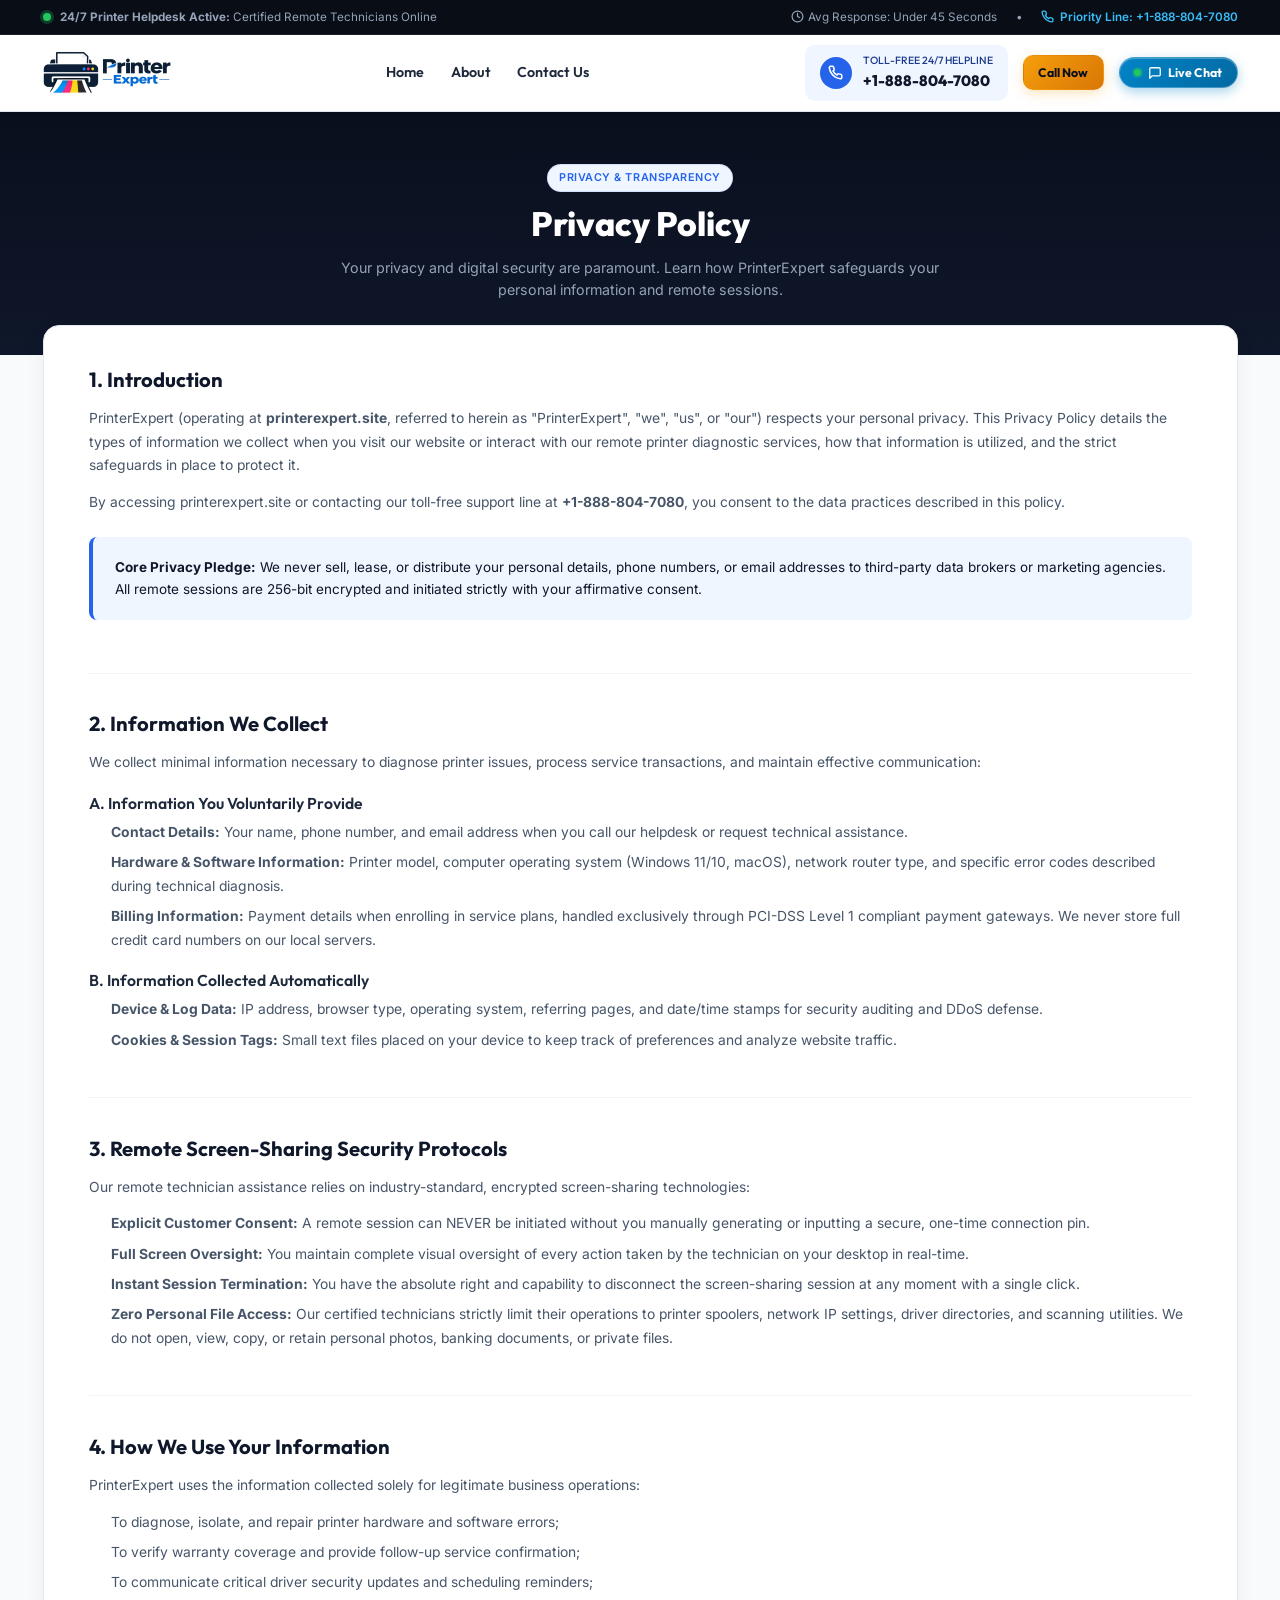
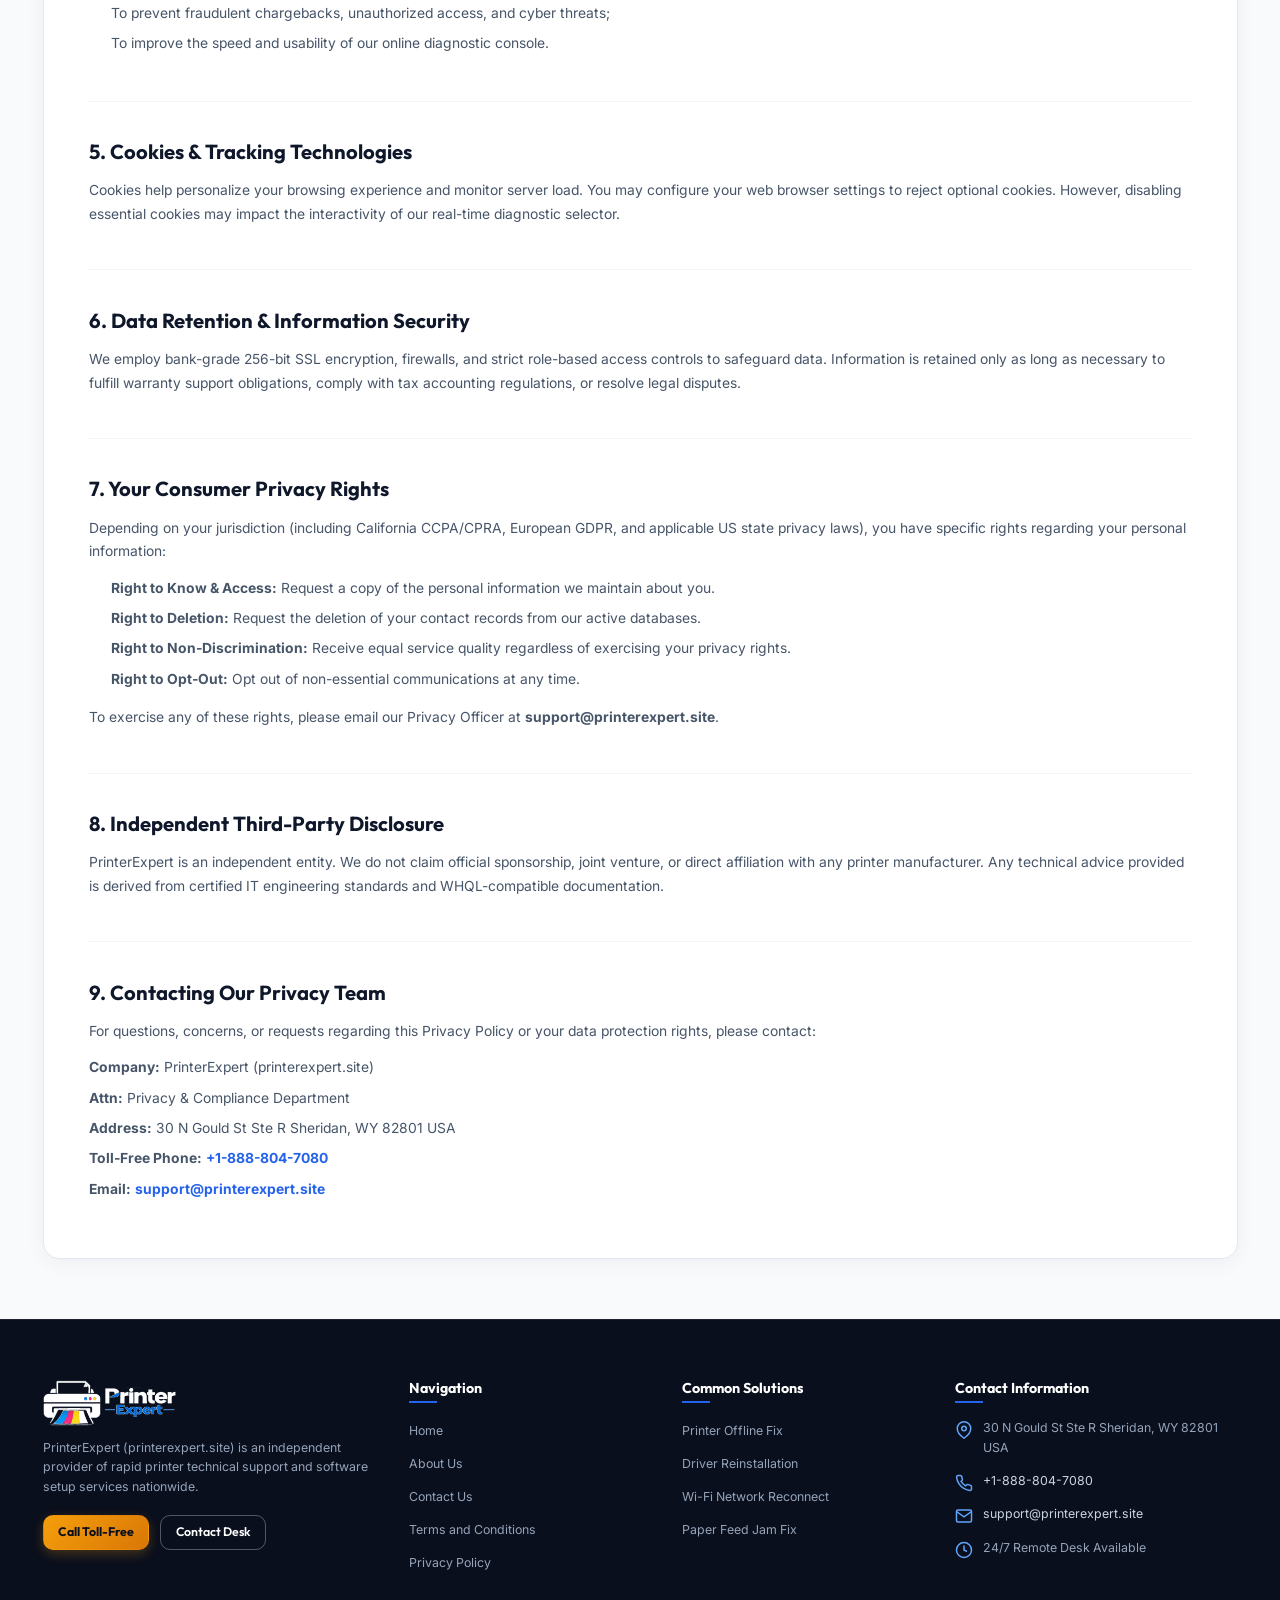
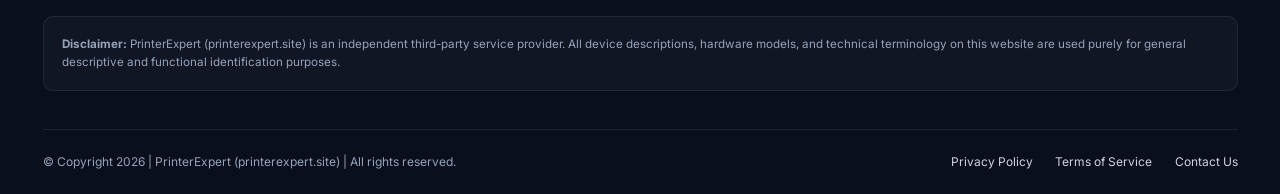
<file: privacy.html>
<!DOCTYPE html>
<html lang="en">
<head>
  <meta charset="UTF-8">
  <meta name="viewport" content="width=device-width, initial-scale=1.0">
  <title>Privacy Policy | PrinterExpert</title>
  <meta name="description" content="Privacy Policy for PrinterExpert (printerexpert.site). Learn how we collect, handle, protect, and encrypt your data during printer technical support sessions.">
  <link rel="preconnect" href="https://fonts.googleapis.com">
  <link rel="preconnect" href="https://fonts.gstatic.com" crossorigin>
  <link href="https://fonts.googleapis.com/css2?family=Plus+Jakarta+Sans:wght@400;500;600;700;800&family=Inter:wght@400;500;600;700&display=swap" rel="stylesheet">
  
  <link rel="stylesheet" href="css/style.css?v=3.0">
  
    <script>
    // JivoChat Global Opener
    window._wantsJivoOpen = false;
    window.openJivoChat = function(e) {
      if (e && typeof e.preventDefault === 'function') e.preventDefault();
      if (window.jivo_api && typeof window.jivo_api.open === 'function') {
        try { window.jivo_api.open(); return; } catch(err) {}
      }
      var jEl = document.getElementById('jivo_container') || 
                document.querySelector('jdiv[class*="label"], jdiv[class*="button"], jdiv[id*="jivo"], [class*="jivo-btn"]');
      if (jEl && typeof jEl.click === 'function') {
        try { jEl.click(); return; } catch(err) {}
      }
      window._wantsJivoOpen = true;
      var attempts = 0;
      var timer = setInterval(function() {
        attempts++;
        if (window.jivo_api && typeof window.jivo_api.open === 'function') {
          try { window.jivo_api.open(); window._wantsJivoOpen = false; clearInterval(timer); return; } catch(err) {}
        }
        var el = document.getElementById('jivo_container') || document.querySelector('jdiv');
        if (el && typeof el.click === 'function') {
          try { el.click(); window._wantsJivoOpen = false; clearInterval(timer); return; } catch(err) {}
        }
        if (attempts >= 40) clearInterval(timer);
      }, 100);
    };
    window.jivo_onLoadCallback = function() {
      if (window._wantsJivoOpen && window.jivo_api && typeof window.jivo_api.open === 'function') {
        try { window.jivo_api.open(); window._wantsJivoOpen = false; } catch(err) {}
      }
    };
  </script>
</head>
<body>

  <!-- Top Urgency / Live Status Ticker -->
  <div class="top-urgency-bar">
    <div class="container" style="display: flex; justify-content: space-between; align-items: center; width: 100%;">
      <div class="top-urgency-left">
        <span class="live-beacon"></span>
        <span><strong>24/7 Printer Helpdesk Active:</strong> Certified Remote Technicians Online</span>
      </div>
      <div class="top-urgency-right">
        <span><svg width="13" height="13" viewBox="0 0 24 24" fill="none" stroke="currentColor" stroke-width="2.2" stroke-linecap="round" stroke-linejoin="round" style="display:inline-block; vertical-align:-2px; margin-right:4px;"><circle cx="12" cy="12" r="10"></circle><polyline points="12 6 12 12 16 14"></polyline></svg>Avg Response: Under 45 Seconds</span>
        <span>•</span>
        <a href="tel:+18888047080" class="top-urgency-link">
          <svg width="13" height="13" viewBox="0 0 24 24" fill="none" stroke="currentColor" stroke-width="2.5"><path d="M22 16.92v3a2 2 0 0 1-2.18 2 19.79 19.79 0 0 1-8.63-3.07 19.5 19.5 0 0 1-6-6 19.79 19.79 0 0 1-3.07-8.67A2 2 0 0 1 4.11 2h3a2 2 0 0 1 2 1.72 12.84 12.84 0 0 0 .7 2.81 2 2 0 0 1-.45 2.11L8.09 9.91a16 16 0 0 0 6 6l1.27-1.27a2 2 0 0 1 2.11-.45 12.84 12.84 0 0 0 2.81.7A2 2 0 0 1 22 16.92z"></path></svg>
          Priority Line: +1-888-804-7080
        </a>
      </div>
    </div>
  </div>

  <!-- Main Navigation Header (Unified Desktop & Mobile) -->
  <header class="site-header">
    <div class="container nav-container">
      <a href="index.html" class="brand-logo" aria-label="PrinterExpert Home">
        <img src="images/logo.png" alt="PrinterExpert" class="brand-logo-img">
      </a>

      <!-- Clean Header Menu: Home, About, Contact Us Only -->
      <nav class="nav-menu">
        <a href="index.html" class="nav-link">Home</a>
        <a href="about.html" class="nav-link">About</a>
        <a href="contact.html" class="nav-link">Contact Us</a>
      </nav>

      <div class="nav-cta">
        <a href="tel:+18888047080" class="phone-quick-cta">
          <div class="phone-icon-pulse">
            <svg width="15" height="15" viewBox="0 0 24 24" fill="none" stroke="currentColor" stroke-width="2.5"><path d="M22 16.92v3a2 2 0 0 1-2.18 2 19.79 19.79 0 0 1-8.63-3.07 19.5 19.5 0 0 1-6-6 19.79 19.79 0 0 1-3.07-8.67A2 2 0 0 1 4.11 2h3a2 2 0 0 1 2 1.72 12.84 12.84 0 0 0 .7 2.81 2 2 0 0 1-.45 2.11L8.09 9.91a16 16 0 0 0 6 6l1.27-1.27a2 2 0 0 1 2.11-.45 12.84 12.84 0 0 0 2.81.7A2 2 0 0 1 22 16.92z"></path></svg>
          </div>
          <div>
            <div style="font-size: 0.7rem; color: var(--primary-dark); font-weight: 500;">TOLL-FREE 24/7 HELPLINE</div>
            <div style="font-weight: 800; color: var(--navy-900);">+1-888-804-7080</div>
          </div>
        </a>
        <a href="tel:+18888047080" class="btn btn-accent btn-sm">Call Now</a>
        <button type="button" onclick="openJivoChat(event)" class="btn btn-chat btn-sm" aria-label="Start Live Chat">
          <span class="btn-chat-live-dot"></span>
          <svg class="btn-chat-icon" width="14" height="14" viewBox="0 0 24 24" fill="none" stroke="currentColor" stroke-width="2.2" stroke-linecap="round" stroke-linejoin="round"><path d="M21 15a2 2 0 0 1-2 2H7l-4 4V5a2 2 0 0 1 2-2h14a2 2 0 0 1 2 2z"></path></svg>
          <span>Live Chat</span>
        </button>
        <button class="mobile-toggle" aria-label="Toggle navigation">☰</button>
      </div>
    </div>
  </header>

  <!-- Legal Hero Banner -->
  <section class="legal-hero">
    <div class="container">
      <div class="badge badge-primary" style="margin-bottom: 0.75rem;">Privacy & Transparency</div>
      <h1 class="legal-hero-title">Privacy Policy</h1>
      <p class="legal-hero-subtitle">
        Your privacy and digital security are paramount. Learn how PrinterExpert safeguards your personal information and remote sessions.
      </p>
    </div>
  </section>

  <!-- Privacy Content Container -->
  <div class="container">
    <div class="legal-content-card">
      
      <!-- Section 1 -->
      <div class="legal-section">
        <h2>1. Introduction</h2>
        <p>
          PrinterExpert (operating at <strong>printerexpert.site</strong>, referred to herein as "PrinterExpert", "we", "us", or "our") respects your personal privacy. This Privacy Policy details the types of information we collect when you visit our website or interact with our remote printer diagnostic services, how that information is utilized, and the strict safeguards in place to protect it.
        </p>
        <p>
          By accessing printerexpert.site or contacting our toll-free support line at <strong>+1-888-804-7080</strong>, you consent to the data practices described in this policy.
        </p>
        <div class="legal-highlight-box">
          <p>
            <strong>Core Privacy Pledge:</strong> We never sell, lease, or distribute your personal details, phone numbers, or email addresses to third-party data brokers or marketing agencies. All remote sessions are 256-bit encrypted and initiated strictly with your affirmative consent.
          </p>
        </div>
      </div>

      <!-- Section 2: Information Collected -->
      <div class="legal-section">
        <h2>2. Information We Collect</h2>
        <p>
          We collect minimal information necessary to diagnose printer issues, process service transactions, and maintain effective communication:
        </p>
        <h3>A. Information You Voluntarily Provide</h3>
        <ul>
          <li><strong>Contact Details:</strong> Your name, phone number, and email address when you call our helpdesk or request technical assistance.</li>
          <li><strong>Hardware & Software Information:</strong> Printer model, computer operating system (Windows 11/10, macOS), network router type, and specific error codes described during technical diagnosis.</li>
          <li><strong>Billing Information:</strong> Payment details when enrolling in service plans, handled exclusively through PCI-DSS Level 1 compliant payment gateways. We never store full credit card numbers on our local servers.</li>
        </ul>

        <h3>B. Information Collected Automatically</h3>
        <ul>
          <li><strong>Device & Log Data:</strong> IP address, browser type, operating system, referring pages, and date/time stamps for security auditing and DDoS defense.</li>
          <li><strong>Cookies & Session Tags:</strong> Small text files placed on your device to keep track of preferences and analyze website traffic.</li>
        </ul>
      </div>

      <!-- Section 3: Remote Screen-Sharing Security -->
      <div class="legal-section">
        <h2>3. Remote Screen-Sharing Security Protocols</h2>
        <p>
          Our remote technician assistance relies on industry-standard, encrypted screen-sharing technologies:
        </p>
        <ul>
          <li><strong>Explicit Customer Consent:</strong> A remote session can NEVER be initiated without you manually generating or inputting a secure, one-time connection pin.</li>
          <li><strong>Full Screen Oversight:</strong> You maintain complete visual oversight of every action taken by the technician on your desktop in real-time.</li>
          <li><strong>Instant Session Termination:</strong> You have the absolute right and capability to disconnect the screen-sharing session at any moment with a single click.</li>
          <li><strong>Zero Personal File Access:</strong> Our certified technicians strictly limit their operations to printer spoolers, network IP settings, driver directories, and scanning utilities. We do not open, view, copy, or retain personal photos, banking documents, or private files.</li>
        </ul>
      </div>

      <!-- Section 4: Use of Information -->
      <div class="legal-section">
        <h2>4. How We Use Your Information</h2>
        <p>
          PrinterExpert uses the information collected solely for legitimate business operations:
        </p>
        <ul>
          <li>To diagnose, isolate, and repair printer hardware and software errors;</li>
          <li>To verify warranty coverage and provide follow-up service confirmation;</li>
          <li>To communicate critical driver security updates and scheduling reminders;</li>
          <li>To prevent fraudulent chargebacks, unauthorized access, and cyber threats;</li>
          <li>To improve the speed and usability of our online diagnostic console.</li>
        </ul>
      </div>

      <!-- Section 5: Cookies & Analytics -->
      <div class="legal-section">
        <h2>5. Cookies & Tracking Technologies</h2>
        <p>
          Cookies help personalize your browsing experience and monitor server load. You may configure your web browser settings to reject optional cookies. However, disabling essential cookies may impact the interactivity of our real-time diagnostic selector.
        </p>
      </div>

      <!-- Section 6: Data Retention & Protection -->
      <div class="legal-section">
        <h2>6. Data Retention & Information Security</h2>
        <p>
          We employ bank-grade 256-bit SSL encryption, firewalls, and strict role-based access controls to safeguard data. Information is retained only as long as necessary to fulfill warranty support obligations, comply with tax accounting regulations, or resolve legal disputes.
        </p>
      </div>

      <!-- Section 7: Consumer Privacy Rights (CCPA / GDPR) -->
      <div class="legal-section">
        <h2>7. Your Consumer Privacy Rights</h2>
        <p>
          Depending on your jurisdiction (including California CCPA/CPRA, European GDPR, and applicable US state privacy laws), you have specific rights regarding your personal information:
        </p>
        <ul>
          <li><strong>Right to Know & Access:</strong> Request a copy of the personal information we maintain about you.</li>
          <li><strong>Right to Deletion:</strong> Request the deletion of your contact records from our active databases.</li>
          <li><strong>Right to Non-Discrimination:</strong> Receive equal service quality regardless of exercising your privacy rights.</li>
          <li><strong>Right to Opt-Out:</strong> Opt out of non-essential communications at any time.</li>
        </ul>
        <p>
          To exercise any of these rights, please email our Privacy Officer at <strong>support@printerexpert.site</strong>.
        </p>
      </div>

      <!-- Section 8: Independent Third-Party Status -->
      <div class="legal-section">
        <h2>8. Independent Third-Party Disclosure</h2>
        <p>
          PrinterExpert is an independent entity. We do not claim official sponsorship, joint venture, or direct affiliation with any printer manufacturer. Any technical advice provided is derived from certified IT engineering standards and WHQL-compatible documentation.
        </p>
      </div>

      <!-- Section 9: Contact Us -->
      <div class="legal-section">
        <h2>9. Contacting Our Privacy Team</h2>
        <p>
          For questions, concerns, or requests regarding this Privacy Policy or your data protection rights, please contact:
        </p>
        <ul style="list-style: none; padding-left: 0;">
          <li><strong>Company:</strong> PrinterExpert (printerexpert.site)</li>
          <li><strong>Attn:</strong> Privacy & Compliance Department</li>
          <li><strong>Address:</strong> 30 N Gould St Ste R Sheridan, WY 82801 USA</li>
          <li><strong>Toll-Free Phone:</strong> <a href="tel:+18888047080" style="color: var(--primary); font-weight: 700;">+1-888-804-7080</a></li>
          <li><strong>Email:</strong> <a href="mailto:support@printerexpert.site" style="color: var(--primary); font-weight: 700;">support@printerexpert.site</a></li>
        </ul>
      </div>

    </div>
  </div>

  <!-- Footer -->
  <footer class="site-footer">
    <div class="container">
      <div class="footer-grid">
        <div class="footer-brand">
          <a href="index.html" class="brand-logo" style="margin-bottom: 0.75rem;" aria-label="PrinterExpert Home">
            <img src="images/logo-footer.png" alt="PrinterExpert" class="brand-logo-img brand-logo-footer">
          </a>
          <p>
            PrinterExpert (printerexpert.site) is an independent provider of rapid printer technical support and software setup services nationwide.
          </p>
          <div style="display: flex; gap: 0.75rem;">
            <a href="tel:+18888047080" class="btn btn-accent btn-sm">Call Toll-Free</a>
            <a href="contact.html" class="btn btn-outline-white btn-sm">Contact Desk</a>
          </div>
        </div>

        <div>
          <h4 class="footer-title">Navigation</h4>
          <ul class="footer-links">
            <li><a href="index.html">Home</a></li>
            <li><a href="about.html">About Us</a></li>
            <li><a href="contact.html">Contact Us</a></li>
            <li><a href="terms.html">Terms and Conditions</a></li>
            <li><a href="privacy.html">Privacy Policy</a></li>
          </ul>
        </div>

        <div>
          <h4 class="footer-title">Common Solutions</h4>
          <ul class="footer-links">
            <li><a href="index.html#solutions">Printer Offline Fix</a></li>
            <li><a href="index.html#solutions">Driver Reinstallation</a></li>
            <li><a href="index.html#solutions">Wi-Fi Network Reconnect</a></li>
            <li><a href="index.html#solutions">Paper Feed Jam Fix</a></li>
          </ul>
        </div>

        <div>
          <h4 class="footer-title">Contact Information</h4>
          <ul class="footer-contact-info">
            <li>
              <svg width="18" height="18" viewBox="0 0 24 24" fill="none" stroke="currentColor" stroke-width="2"><path d="M21 10c0 7-9 13-9 13s-9-6-9-13a9 9 0 0 1 18 0z"></path><circle cx="12" cy="10" r="3"></circle></svg>
              <span>30 N Gould St Ste R Sheridan, WY 82801 USA</span>
            </li>
            <li>
              <svg width="18" height="18" viewBox="0 0 24 24" fill="none" stroke="currentColor" stroke-width="2"><path d="M22 16.92v3a2 2 0 0 1-2.18 2 19.79 19.79 0 0 1-8.63-3.07 19.5 19.5 0 0 1-6-6 19.79 19.79 0 0 1-3.07-8.67A2 2 0 0 1 4.11 2h3a2 2 0 0 1 2 1.72 12.84 12.84 0 0 0 .7 2.81 2 2 0 0 1-.45 2.11L8.09 9.91a16 16 0 0 0 6 6l1.27-1.27a2 2 0 0 1 2.11-.45 12.84 12.84 0 0 0 2.81.7A2 2 0 0 1 22 16.92z"></path></svg>
              <a href="tel:+18888047080">+1-888-804-7080</a>
            </li>
            <li>
              <svg width="18" height="18" viewBox="0 0 24 24" fill="none" stroke="currentColor" stroke-width="2"><path d="M4 4h16c1.1 0 2 .9 2 2v12c0 1.1-.9 2-2 2H4c-1.1 0-2-.9-2-2V6c0-1.1.9-2 2-2z"></path><polyline points="22,6 12,13 2,6"></polyline></svg>
              <a href="mailto:support@printerexpert.site">support@printerexpert.site</a>
            </li>
            <li>
              <svg width="18" height="18" viewBox="0 0 24 24" fill="none" stroke="currentColor" stroke-width="2"><circle cx="12" cy="12" r="10"></circle><polyline points="12 6 12 12 16 14"></polyline></svg>
              <span>24/7 Remote Desk Available</span>
            </li>
          </ul>
        </div>
      </div>

      <!-- Prominent Footer Disclaimer -->
      <div class="footer-disclaimer-wrapper">
        <strong>Disclaimer:</strong> PrinterExpert (printerexpert.site) is an independent third-party service provider. All device descriptions, hardware models, and technical terminology on this website are used purely for general descriptive and functional identification purposes.
      </div>

      <!-- Copyright & Bottom Bar -->
      <div class="footer-bottom">
        <div>© Copyright 2026 | PrinterExpert (printerexpert.site) | All rights reserved.</div>
        <div style="display: flex; gap: 1.5rem;">
          <a href="privacy.html">Privacy Policy</a>
          <a href="terms.html">Terms of Service</a>
          <a href="contact.html">Contact Us</a>
        </div>
      </div>
    </div>
  </footer>



  <script src="js/main.js"></script>

  <!-- JivoChat Live Support Widget -->
  <script src="//code.jivosite.com/widget/xPrYyGqG4P" async></script>
</body>
</html>
</file>
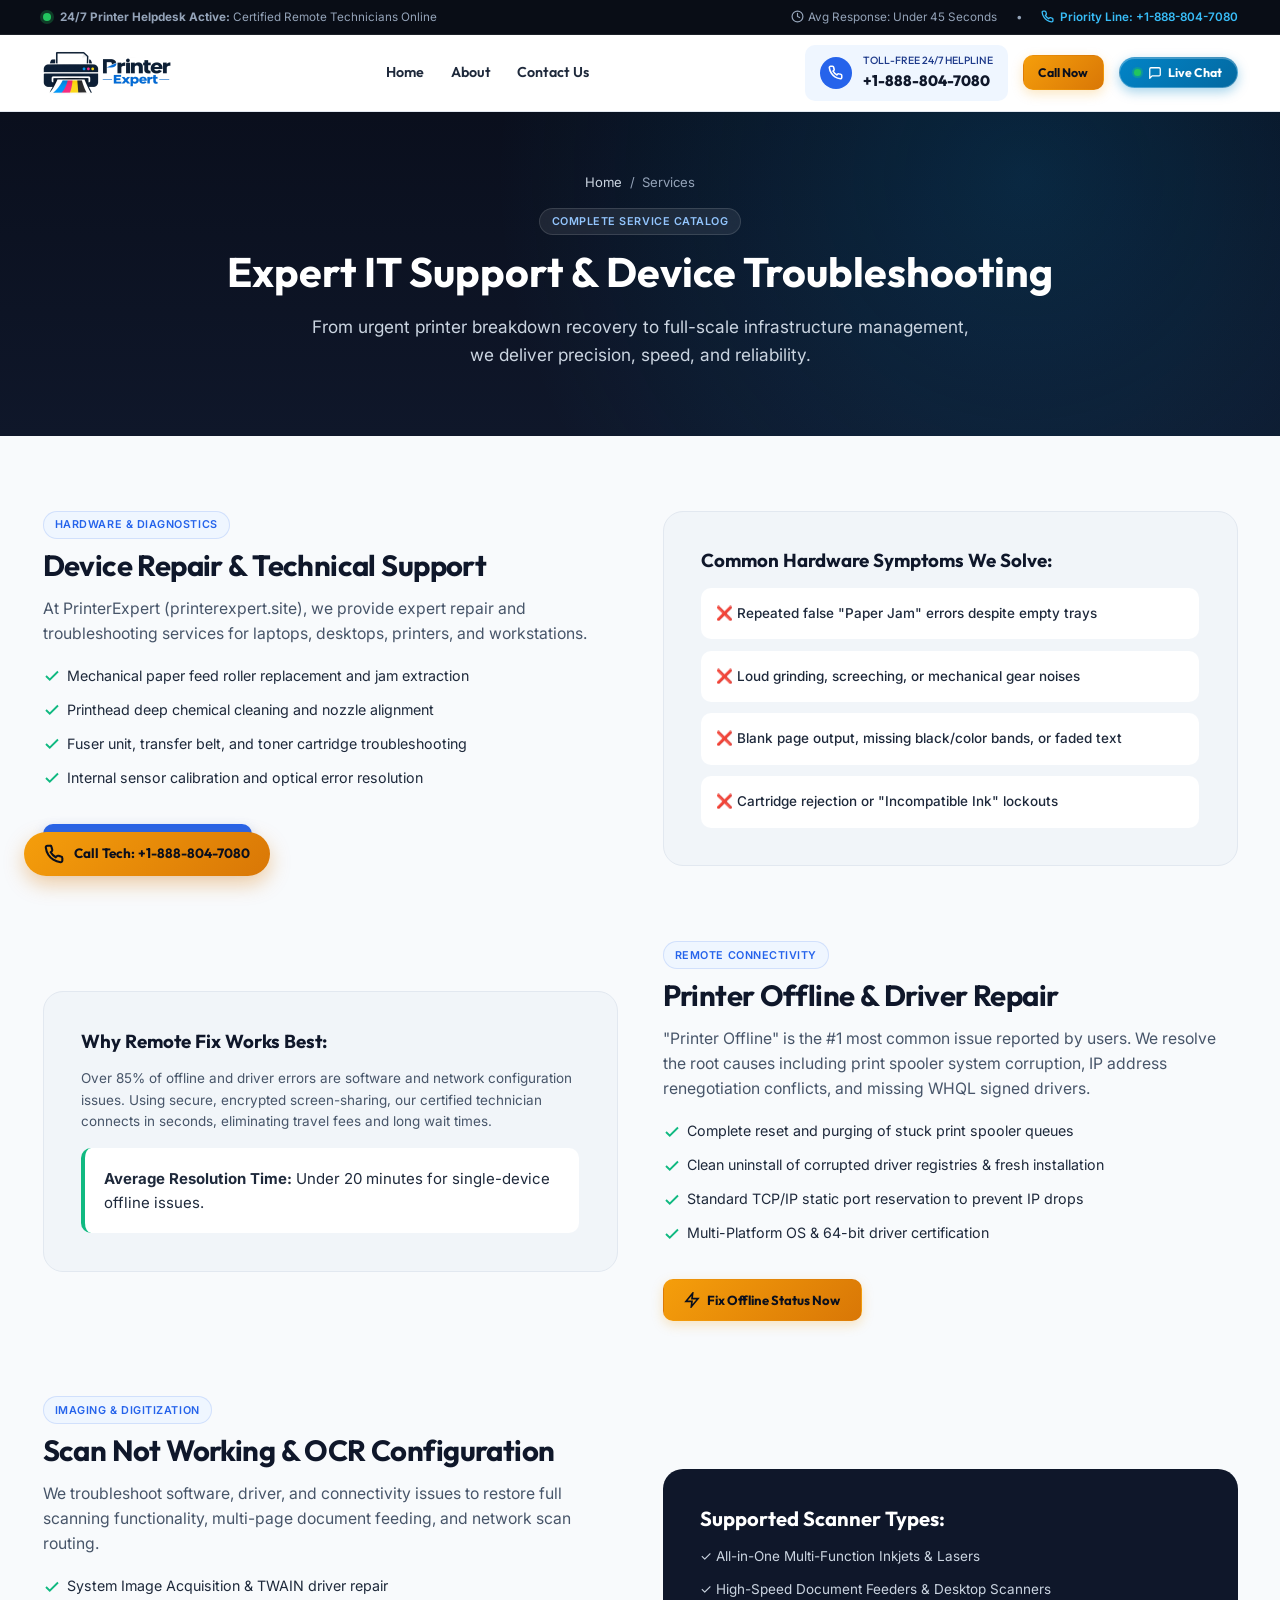
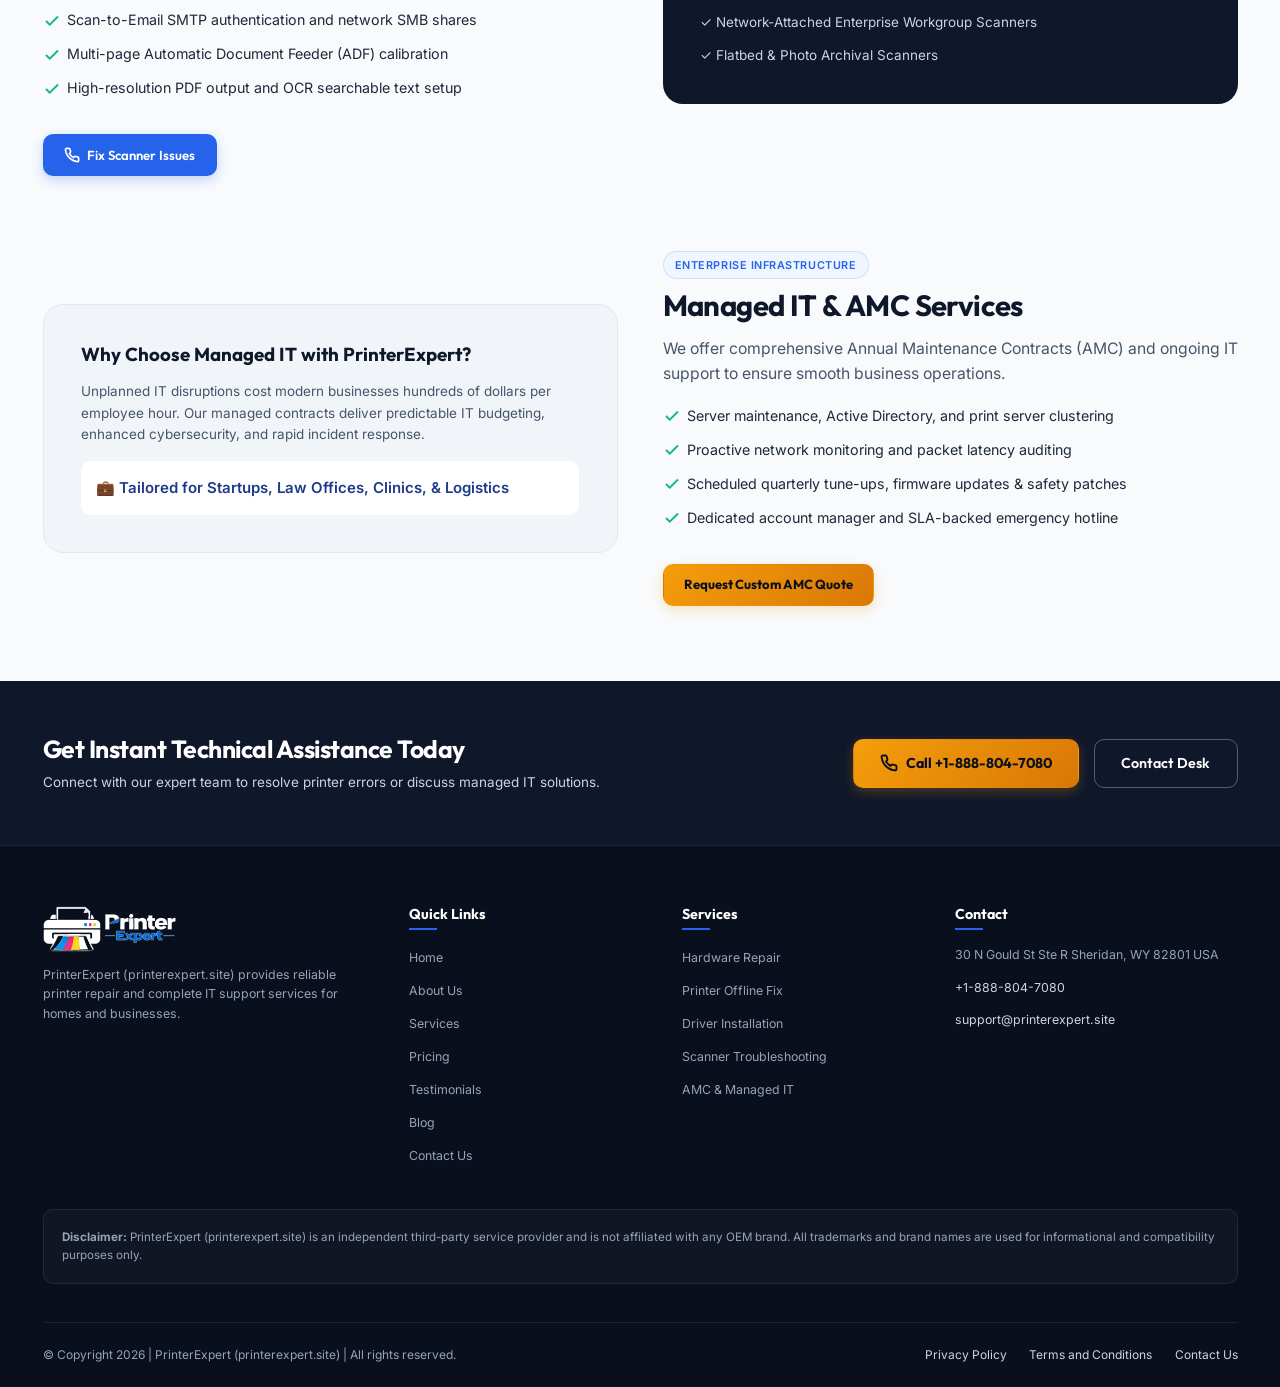
<file: services.html>
<!DOCTYPE html>
<html lang="en">
<head>
  <meta charset="UTF-8">
  <meta name="viewport" content="width=device-width, initial-scale=1.0">
  <title>Our Services | PrinterExpert - Printer & IT Support</title>
  <meta name="description" content="Explore our full spectrum of printer repair, driver installation, wireless setup, scanner troubleshooting, and managed IT services by PrinterExpert (printerexpert.site). Call +1-888-804-7080.">
  
  <link rel="icon" href="data:image/svg+xml,<svg xmlns='http://www.w3.org/2000/svg' viewBox='0 0 24 24' fill='%232563eb'><path d='M19 8H5c-1.66 0-3 1.34-3 3v6h4v4h12v-4h4v-6c0-1.66-1.34-3-3-3zm-3 11H8v-5h8v5zm3-7c-.55 0-1-.45-1-1s.45-1 1-1 1 .45 1 1-.45 1-1 1zm-1-9H6v4h12V3z'/></svg>">
  <link rel="stylesheet" href="css/style.css?v=3.0">
  
    <script>
    // JivoChat Global Opener
    window._wantsJivoOpen = false;
    window.openJivoChat = function(e) {
      if (e && typeof e.preventDefault === 'function') e.preventDefault();
      if (window.jivo_api && typeof window.jivo_api.open === 'function') {
        try { window.jivo_api.open(); return; } catch(err) {}
      }
      var jEl = document.getElementById('jivo_container') || 
                document.querySelector('jdiv[class*="label"], jdiv[class*="button"], jdiv[id*="jivo"], [class*="jivo-btn"]');
      if (jEl && typeof jEl.click === 'function') {
        try { jEl.click(); return; } catch(err) {}
      }
      window._wantsJivoOpen = true;
      var attempts = 0;
      var timer = setInterval(function() {
        attempts++;
        if (window.jivo_api && typeof window.jivo_api.open === 'function') {
          try { window.jivo_api.open(); window._wantsJivoOpen = false; clearInterval(timer); return; } catch(err) {}
        }
        var el = document.getElementById('jivo_container') || document.querySelector('jdiv');
        if (el && typeof el.click === 'function') {
          try { el.click(); window._wantsJivoOpen = false; clearInterval(timer); return; } catch(err) {}
        }
        if (attempts >= 40) clearInterval(timer);
      }, 100);
    };
    window.jivo_onLoadCallback = function() {
      if (window._wantsJivoOpen && window.jivo_api && typeof window.jivo_api.open === 'function') {
        try { window.jivo_api.open(); window._wantsJivoOpen = false; } catch(err) {}
      }
    };
  </script>
</head>
<body>

  <!-- Top Urgency / Live Status Ticker -->
  <div class="top-urgency-bar">
    <div class="container" style="display: flex; justify-content: space-between; align-items: center; width: 100%;">
      <div class="top-urgency-left">
        <span class="live-beacon"></span>
        <span><strong>24/7 Printer Helpdesk Active:</strong> Certified Remote Technicians Online</span>
      </div>
      <div class="top-urgency-right">
        <span><svg width="13" height="13" viewBox="0 0 24 24" fill="none" stroke="currentColor" stroke-width="2.2" stroke-linecap="round" stroke-linejoin="round" style="display:inline-block; vertical-align:-2px; margin-right:4px;"><circle cx="12" cy="12" r="10"></circle><polyline points="12 6 12 12 16 14"></polyline></svg>Avg Response: Under 45 Seconds</span>
        <span>•</span>
        <a href="tel:+18888047080" class="top-urgency-link">
          <svg width="13" height="13" viewBox="0 0 24 24" fill="none" stroke="currentColor" stroke-width="2.5"><path d="M22 16.92v3a2 2 0 0 1-2.18 2 19.79 19.79 0 0 1-8.63-3.07 19.5 19.5 0 0 1-6-6 19.79 19.79 0 0 1-3.07-8.67A2 2 0 0 1 4.11 2h3a2 2 0 0 1 2 1.72 12.84 12.84 0 0 0 .7 2.81 2 2 0 0 1-.45 2.11L8.09 9.91a16 16 0 0 0 6 6l1.27-1.27a2 2 0 0 1 2.11-.45 12.84 12.84 0 0 0 2.81.7A2 2 0 0 1 22 16.92z"></path></svg>
          Priority Line: +1-888-804-7080
        </a>
      </div>
    </div>
  </div>

  <!-- Main Navigation Header (Unified Desktop & Mobile) -->
  <header class="site-header">
    <div class="container nav-container">
      <a href="index.html" class="brand-logo" aria-label="PrinterExpert Home">
        <img src="images/logo.png" alt="PrinterExpert" class="brand-logo-img">
      </a>

      <!-- Clean Header Menu: Home, About, Contact Us Only -->
      <nav class="nav-menu">
        <a href="index.html" class="nav-link">Home</a>
        <a href="about.html" class="nav-link">About</a>
        <a href="contact.html" class="nav-link">Contact Us</a>
      </nav>

      <div class="nav-cta">
        <a href="tel:+18888047080" class="phone-quick-cta">
          <div class="phone-icon-pulse">
            <svg width="15" height="15" viewBox="0 0 24 24" fill="none" stroke="currentColor" stroke-width="2.5"><path d="M22 16.92v3a2 2 0 0 1-2.18 2 19.79 19.79 0 0 1-8.63-3.07 19.5 19.5 0 0 1-6-6 19.79 19.79 0 0 1-3.07-8.67A2 2 0 0 1 4.11 2h3a2 2 0 0 1 2 1.72 12.84 12.84 0 0 0 .7 2.81 2 2 0 0 1-.45 2.11L8.09 9.91a16 16 0 0 0 6 6l1.27-1.27a2 2 0 0 1 2.11-.45 12.84 12.84 0 0 0 2.81.7A2 2 0 0 1 22 16.92z"></path></svg>
          </div>
          <div>
            <div style="font-size: 0.7rem; color: var(--primary-dark); font-weight: 500;">TOLL-FREE 24/7 HELPLINE</div>
            <div style="font-weight: 800; color: var(--navy-900);">+1-888-804-7080</div>
          </div>
        </a>
        <a href="tel:+18888047080" class="btn btn-accent btn-sm">Call Now</a>
        <button type="button" onclick="openJivoChat(event)" class="btn btn-chat btn-sm" aria-label="Start Live Chat">
          <span class="btn-chat-live-dot"></span>
          <svg class="btn-chat-icon" width="14" height="14" viewBox="0 0 24 24" fill="none" stroke="currentColor" stroke-width="2.2" stroke-linecap="round" stroke-linejoin="round"><path d="M21 15a2 2 0 0 1-2 2H7l-4 4V5a2 2 0 0 1 2-2h14a2 2 0 0 1 2 2z"></path></svg>
          <span>Live Chat</span>
        </button>
        <button class="mobile-toggle" aria-label="Toggle navigation">☰</button>
      </div>
    </div>
  </header>

  <!-- Page Hero -->
  <section class="page-hero">
    <div class="container">
      <div class="breadcrumb">
        <a href="index.html">Home</a>
        <span>/</span>
        <span>Services</span>
      </div>
      <div class="badge badge-dark">Complete Service Catalog</div>
      <h1>Expert IT Support & Device Troubleshooting</h1>
      <p>
        From urgent printer breakdown recovery to full-scale infrastructure management, we deliver precision, speed, and reliability.
      </p>
    </div>
  </section>

  <!-- Services Detailed Showcase -->
  <section class="section">
    <div class="container">
      
      <!-- Service Detail 1: Device Repair -->
      <div class="why-grid" style="margin-bottom: 5rem;" id="device-repair">
        <div>
          <div class="badge badge-primary">Hardware & Diagnostics</div>
          <h2 class="section-title">Device Repair & Technical Support</h2>
          <p style="color: var(--slate-600); margin-bottom: 1.25rem; font-size: 1.05rem;">
            At PrinterExpert (printerexpert.site), we provide expert repair and troubleshooting services for laptops, desktops, printers, and workstations.
          </p>
          <ul class="service-features" style="border: none; padding: 0;">
            <li style="font-size: 0.95rem; margin-bottom: 0.75rem;"><svg width="18" height="18" viewBox="0 0 24 24" fill="none" stroke="currentColor" stroke-width="2.5"><polyline points="20 6 9 17 4 12"></polyline></svg> Mechanical paper feed roller replacement and jam extraction</li>
            <li style="font-size: 0.95rem; margin-bottom: 0.75rem;"><svg width="18" height="18" viewBox="0 0 24 24" fill="none" stroke="currentColor" stroke-width="2.5"><polyline points="20 6 9 17 4 12"></polyline></svg> Printhead deep chemical cleaning and nozzle alignment</li>
            <li style="font-size: 0.95rem; margin-bottom: 0.75rem;"><svg width="18" height="18" viewBox="0 0 24 24" fill="none" stroke="currentColor" stroke-width="2.5"><polyline points="20 6 9 17 4 12"></polyline></svg> Fuser unit, transfer belt, and toner cartridge troubleshooting</li>
            <li style="font-size: 0.95rem; margin-bottom: 0.75rem;"><svg width="18" height="18" viewBox="0 0 24 24" fill="none" stroke="currentColor" stroke-width="2.5"><polyline points="20 6 9 17 4 12"></polyline></svg> Internal sensor calibration and optical error resolution</li>
          </ul>
          <a href="tel:+18888047080" class="btn btn-primary" style="margin-top: 1rem;">
            <svg width="16" height="16" viewBox="0 0 24 24" fill="none" stroke="currentColor" stroke-width="2.5"><path d="M22 16.92v3a2 2 0 0 1-2.18 2 19.79 19.79 0 0 1-8.63-3.07 19.5 19.5 0 0 1-6-6 19.79 19.79 0 0 1-3.07-8.67A2 2 0 0 1 4.11 2h3a2 2 0 0 1 2 1.72 12.84 12.84 0 0 0 .7 2.81 2 2 0 0 1-.45 2.11L8.09 9.91a16 16 0 0 0 6 6l1.27-1.27a2 2 0 0 1 2.11-.45 12.84 12.84 0 0 0 2.81.7A2 2 0 0 1 22 16.92z"></path></svg>
            Request Hardware Help
          </a>
        </div>
        <div style="background: var(--slate-100); border-radius: var(--radius-xl); padding: 2.5rem; border: 1px solid var(--slate-200);">
          <h3 style="font-size: 1.25rem; margin-bottom: 1rem; color: var(--navy-900);">Common Hardware Symptoms We Solve:</h3>
          <div style="display: flex; flex-direction: column; gap: 0.75rem;">
            <div style="background: var(--white); padding: 1rem; border-radius: var(--radius-md); font-size: 0.9rem; font-weight: 500;">❌ Repeated false "Paper Jam" errors despite empty trays</div>
            <div style="background: var(--white); padding: 1rem; border-radius: var(--radius-md); font-size: 0.9rem; font-weight: 500;">❌ Loud grinding, screeching, or mechanical gear noises</div>
            <div style="background: var(--white); padding: 1rem; border-radius: var(--radius-md); font-size: 0.9rem; font-weight: 500;">❌ Blank page output, missing black/color bands, or faded text</div>
            <div style="background: var(--white); padding: 1rem; border-radius: var(--radius-md); font-size: 0.9rem; font-weight: 500;">❌ Cartridge rejection or "Incompatible Ink" lockouts</div>
          </div>
        </div>
      </div>

      <!-- Service Detail 2: Printer Offline & Driver Issues -->
      <div class="why-grid" style="margin-bottom: 5rem;" id="offline-fix">
        <div style="order: 2;">
          <div class="badge badge-primary">Remote Connectivity</div>
          <h2 class="section-title">Printer Offline & Driver Repair</h2>
          <p style="color: var(--slate-600); margin-bottom: 1.25rem; font-size: 1.05rem;">
            "Printer Offline" is the #1 most common issue reported by users. We resolve the root causes including print spooler system corruption, IP address renegotiation conflicts, and missing WHQL signed drivers.
          </p>
          <ul class="service-features" style="border: none; padding: 0;">
            <li style="font-size: 0.95rem; margin-bottom: 0.75rem;"><svg width="18" height="18" viewBox="0 0 24 24" fill="none" stroke="currentColor" stroke-width="2.5"><polyline points="20 6 9 17 4 12"></polyline></svg> Complete reset and purging of stuck print spooler queues</li>
            <li style="font-size: 0.95rem; margin-bottom: 0.75rem;"><svg width="18" height="18" viewBox="0 0 24 24" fill="none" stroke="currentColor" stroke-width="2.5"><polyline points="20 6 9 17 4 12"></polyline></svg> Clean uninstall of corrupted driver registries & fresh installation</li>
            <li style="font-size: 0.95rem; margin-bottom: 0.75rem;"><svg width="18" height="18" viewBox="0 0 24 24" fill="none" stroke="currentColor" stroke-width="2.5"><polyline points="20 6 9 17 4 12"></polyline></svg> Standard TCP/IP static port reservation to prevent IP drops</li>
            <li style="font-size: 0.95rem; margin-bottom: 0.75rem;"><svg width="18" height="18" viewBox="0 0 24 24" fill="none" stroke="currentColor" stroke-width="2.5"><polyline points="20 6 9 17 4 12"></polyline></svg> Multi-Platform OS & 64-bit driver certification</li>
          </ul>
          <a href="tel:+18888047080" class="btn btn-accent" style="margin-top: 1rem;">
            <svg width="16" height="16" viewBox="0 0 24 24" fill="none" stroke="currentColor" stroke-width="2.5"><polygon points="13 2 3 14 12 14 11 22 21 10 12 10 13 2"></polygon></svg>
            Fix Offline Status Now
          </a>
        </div>
        <div style="background: var(--slate-100); border-radius: var(--radius-xl); padding: 2.5rem; border: 1px solid var(--slate-200); order: 1;">
          <h3 style="font-size: 1.25rem; margin-bottom: 1rem; color: var(--navy-900);">Why Remote Fix Works Best:</h3>
          <p style="font-size: 0.9rem; color: var(--slate-600); margin-bottom: 1rem;">
            Over 85% of offline and driver errors are software and network configuration issues. Using secure, encrypted screen-sharing, our certified technician connects in seconds, eliminating travel fees and long wait times.
          </p>
          <div style="background: var(--white); padding: 1.25rem; border-radius: var(--radius-md); border-left: 4px solid var(--success);">
            <strong>Average Resolution Time:</strong> Under 20 minutes for single-device offline issues.
          </div>
        </div>
      </div>

      <!-- Service Detail 3: Scanner & Multi-function -->
      <div class="why-grid" style="margin-bottom: 5rem;" id="scanner-fix">
        <div>
          <div class="badge badge-primary">Imaging & Digitization</div>
          <h2 class="section-title">Scan Not Working & OCR Configuration</h2>
          <p style="color: var(--slate-600); margin-bottom: 1.25rem; font-size: 1.05rem;">
            We troubleshoot software, driver, and connectivity issues to restore full scanning functionality, multi-page document feeding, and network scan routing.
          </p>
          <ul class="service-features" style="border: none; padding: 0;">
            <li style="font-size: 0.95rem; margin-bottom: 0.75rem;"><svg width="18" height="18" viewBox="0 0 24 24" fill="none" stroke="currentColor" stroke-width="2.5"><polyline points="20 6 9 17 4 12"></polyline></svg> System Image Acquisition & TWAIN driver repair</li>
            <li style="font-size: 0.95rem; margin-bottom: 0.75rem;"><svg width="18" height="18" viewBox="0 0 24 24" fill="none" stroke="currentColor" stroke-width="2.5"><polyline points="20 6 9 17 4 12"></polyline></svg> Scan-to-Email SMTP authentication and network SMB shares</li>
            <li style="font-size: 0.95rem; margin-bottom: 0.75rem;"><svg width="18" height="18" viewBox="0 0 24 24" fill="none" stroke="currentColor" stroke-width="2.5"><polyline points="20 6 9 17 4 12"></polyline></svg> Multi-page Automatic Document Feeder (ADF) calibration</li>
            <li style="font-size: 0.95rem; margin-bottom: 0.75rem;"><svg width="18" height="18" viewBox="0 0 24 24" fill="none" stroke="currentColor" stroke-width="2.5"><polyline points="20 6 9 17 4 12"></polyline></svg> High-resolution PDF output and OCR searchable text setup</li>
          </ul>
          <a href="tel:+18888047080" class="btn btn-primary" style="margin-top: 1rem;">
            <svg width="16" height="16" viewBox="0 0 24 24" fill="none" stroke="currentColor" stroke-width="2.5"><path d="M22 16.92v3a2 2 0 0 1-2.18 2 19.79 19.79 0 0 1-8.63-3.07 19.5 19.5 0 0 1-6-6 19.79 19.79 0 0 1-3.07-8.67A2 2 0 0 1 4.11 2h3a2 2 0 0 1 2 1.72 12.84 12.84 0 0 0 .7 2.81 2 2 0 0 1-.45 2.11L8.09 9.91a16 16 0 0 0 6 6l1.27-1.27a2 2 0 0 1 2.11-.45 12.84 12.84 0 0 0 2.81.7A2 2 0 0 1 22 16.92z"></path></svg>
            Fix Scanner Issues
          </a>
        </div>
        <div style="background: var(--navy-900); color: var(--white); border-radius: var(--radius-xl); padding: 2.5rem;">
          <h3 style="color: var(--white); font-size: 1.35rem; margin-bottom: 1rem;">Supported Scanner Types:</h3>
          <ul style="display: flex; flex-direction: column; gap: 0.75rem; color: var(--slate-300); font-size: 0.9rem;">
            <li>✓ All-in-One Multi-Function Inkjets & Lasers</li>
            <li>✓ High-Speed Document Feeders & Desktop Scanners</li>
            <li>✓ Network-Attached Enterprise Workgroup Scanners</li>
            <li>✓ Flatbed & Photo Archival Scanners</li>
          </ul>
        </div>
      </div>

      <!-- Service Detail 4: Managed IT & AMC -->
      <div class="why-grid" id="managed-it">
        <div style="order: 2;">
          <div class="badge badge-primary">Enterprise Infrastructure</div>
          <h2 class="section-title">Managed IT & AMC Services</h2>
          <p style="color: var(--slate-600); margin-bottom: 1.25rem; font-size: 1.05rem;">
            We offer comprehensive Annual Maintenance Contracts (AMC) and ongoing IT support to ensure smooth business operations.
          </p>
          <ul class="service-features" style="border: none; padding: 0;">
            <li style="font-size: 0.95rem; margin-bottom: 0.75rem;"><svg width="18" height="18" viewBox="0 0 24 24" fill="none" stroke="currentColor" stroke-width="2.5"><polyline points="20 6 9 17 4 12"></polyline></svg> Server maintenance, Active Directory, and print server clustering</li>
            <li style="font-size: 0.95rem; margin-bottom: 0.75rem;"><svg width="18" height="18" viewBox="0 0 24 24" fill="none" stroke="currentColor" stroke-width="2.5"><polyline points="20 6 9 17 4 12"></polyline></svg> Proactive network monitoring and packet latency auditing</li>
            <li style="font-size: 0.95rem; margin-bottom: 0.75rem;"><svg width="18" height="18" viewBox="0 0 24 24" fill="none" stroke="currentColor" stroke-width="2.5"><polyline points="20 6 9 17 4 12"></polyline></svg> Scheduled quarterly tune-ups, firmware updates & safety patches</li>
            <li style="font-size: 0.95rem; margin-bottom: 0.75rem;"><svg width="18" height="18" viewBox="0 0 24 24" fill="none" stroke="currentColor" stroke-width="2.5"><polyline points="20 6 9 17 4 12"></polyline></svg> Dedicated account manager and SLA-backed emergency hotline</li>
          </ul>
          <a href="contact.html" class="btn btn-accent" style="margin-top: 1rem;">Request Custom AMC Quote</a>
        </div>
        <div style="background: var(--slate-100); border-radius: var(--radius-xl); padding: 2.5rem; border: 1px solid var(--slate-200); order: 1;">
          <h3 style="font-size: 1.25rem; margin-bottom: 1rem; color: var(--navy-900);">Why Choose Managed IT with PrinterExpert?</h3>
          <p style="font-size: 0.9rem; color: var(--slate-600); margin-bottom: 1rem;">
            Unplanned IT disruptions cost modern businesses hundreds of dollars per employee hour. Our managed contracts deliver predictable IT budgeting, enhanced cybersecurity, and rapid incident response.
          </p>
          <div style="background: var(--white); padding: 1rem; border-radius: var(--radius-md); font-weight: 600; color: var(--primary-dark);">
            💼 Tailored for Startups, Law Offices, Clinics, & Logistics
          </div>
        </div>
      </div>

    </div>
  </section>

  <!-- CTA Banner -->
  <section class="cta-banner">
    <div class="container cta-banner-inner">
      <div class="cta-text">
        <h2>Get Instant Technical Assistance Today</h2>
        <p>Connect with our expert team to resolve printer errors or discuss managed IT solutions.</p>
      </div>
      <div class="cta-actions">
        <a href="tel:+18888047080" class="btn btn-accent btn-lg btn-pulse">
          <svg width="18" height="18" viewBox="0 0 24 24" fill="none" stroke="currentColor" stroke-width="2.5"><path d="M22 16.92v3a2 2 0 0 1-2.18 2 19.79 19.79 0 0 1-8.63-3.07 19.5 19.5 0 0 1-6-6 19.79 19.79 0 0 1-3.07-8.67A2 2 0 0 1 4.11 2h3a2 2 0 0 1 2 1.72 12.84 12.84 0 0 0 .7 2.81 2 2 0 0 1-.45 2.11L8.09 9.91a16 16 0 0 0 6 6l1.27-1.27a2 2 0 0 1 2.11-.45 12.84 12.84 0 0 0 2.81.7A2 2 0 0 1 22 16.92z"></path></svg>
          Call +1-888-804-7080
        </a>
        <a href="contact.html" class="btn btn-outline-white btn-lg">
          Contact Desk
        </a>
      </div>
    </div>
  </section>

  <!-- Footer -->
  <footer class="site-footer">
    <div class="container">
      <div class="footer-grid">
        <div class="footer-brand">
          <a href="index.html" class="brand-logo" style="margin-bottom: 0.75rem;" aria-label="PrinterExpert Home">
            <img src="images/logo-footer.png" alt="PrinterExpert" class="brand-logo-img brand-logo-footer">
          </a>
          <p>
            PrinterExpert (printerexpert.site) provides reliable printer repair and complete IT support services for homes and businesses.
          </p>
        </div>

        <div>
          <h4 class="footer-title">Quick Links</h4>
          <ul class="footer-links">
            <li><a href="index.html">Home</a></li>
            <li><a href="about.html">About Us</a></li>
            <li><a href="services.html">Services</a></li>
            <li><a href="pricing.html">Pricing</a></li>
            <li><a href="testimonial.html">Testimonials</a></li>
            <li><a href="blog.html">Blog</a></li>
            <li><a href="contact.html">Contact Us</a></li>
          </ul>
        </div>

        <div>
          <h4 class="footer-title">Services</h4>
          <ul class="footer-links">
            <li><a href="#device-repair">Hardware Repair</a></li>
            <li><a href="#offline-fix">Printer Offline Fix</a></li>
            <li><a href="#offline-fix">Driver Installation</a></li>
            <li><a href="#scanner-fix">Scanner Troubleshooting</a></li>
            <li><a href="#managed-it">AMC & Managed IT</a></li>
          </ul>
        </div>

        <div>
          <h4 class="footer-title">Contact</h4>
          <ul class="footer-contact-info">
            <li><span>30 N Gould St Ste R Sheridan, WY 82801 USA</span></li>
            <li><a href="tel:+18888047080">+1-888-804-7080</a></li>
            <li><a href="mailto:support@printerexpert.site">support@printerexpert.site</a></li>
          </ul>
        </div>
      </div>

      <div class="footer-disclaimer-wrapper">
        <strong>Disclaimer:</strong> PrinterExpert (printerexpert.site) is an independent third-party service provider and is not affiliated with any OEM brand. All trademarks and brand names are used for informational and compatibility purposes only.
      </div>

      <div class="footer-bottom">
        <div>© Copyright 2026 | PrinterExpert (printerexpert.site) | All rights reserved.</div>
        <div style="display: flex; gap: 1.5rem;">
          <a href="privacy.html">Privacy Policy</a>
          <a href="terms.html">Terms and Conditions</a>
          <a href="contact.html">Contact Us</a>
        </div>
      </div>
    </div>
  </footer>



  <a href="tel:+18888047080" class="floating-call-widget" title="Call Technician Now">
    <svg width="20" height="20" viewBox="0 0 24 24" fill="none" stroke="currentColor" stroke-width="2.5"><path d="M22 16.92v3a2 2 0 0 1-2.18 2 19.79 19.79 0 0 1-8.63-3.07 19.5 19.5 0 0 1-6-6 19.79 19.79 0 0 1-3.07-8.67A2 2 0 0 1 4.11 2h3a2 2 0 0 1 2 1.72 12.84 12.84 0 0 0 .7 2.81 2 2 0 0 1-.45 2.11L8.09 9.91a16 16 0 0 0 6 6l1.27-1.27a2 2 0 0 1 2.11-.45 12.84 12.84 0 0 0 2.81.7A2 2 0 0 1 22 16.92z"></path></svg>
    <span>Call Tech: +1-888-804-7080</span>
  </a>

  <script src="js/main.js"></script>

  <!-- JivoChat Live Support Widget -->
  <script src="//code.jivosite.com/widget/xPrYyGqG4P" async></script>
</body>
</html>
</file>
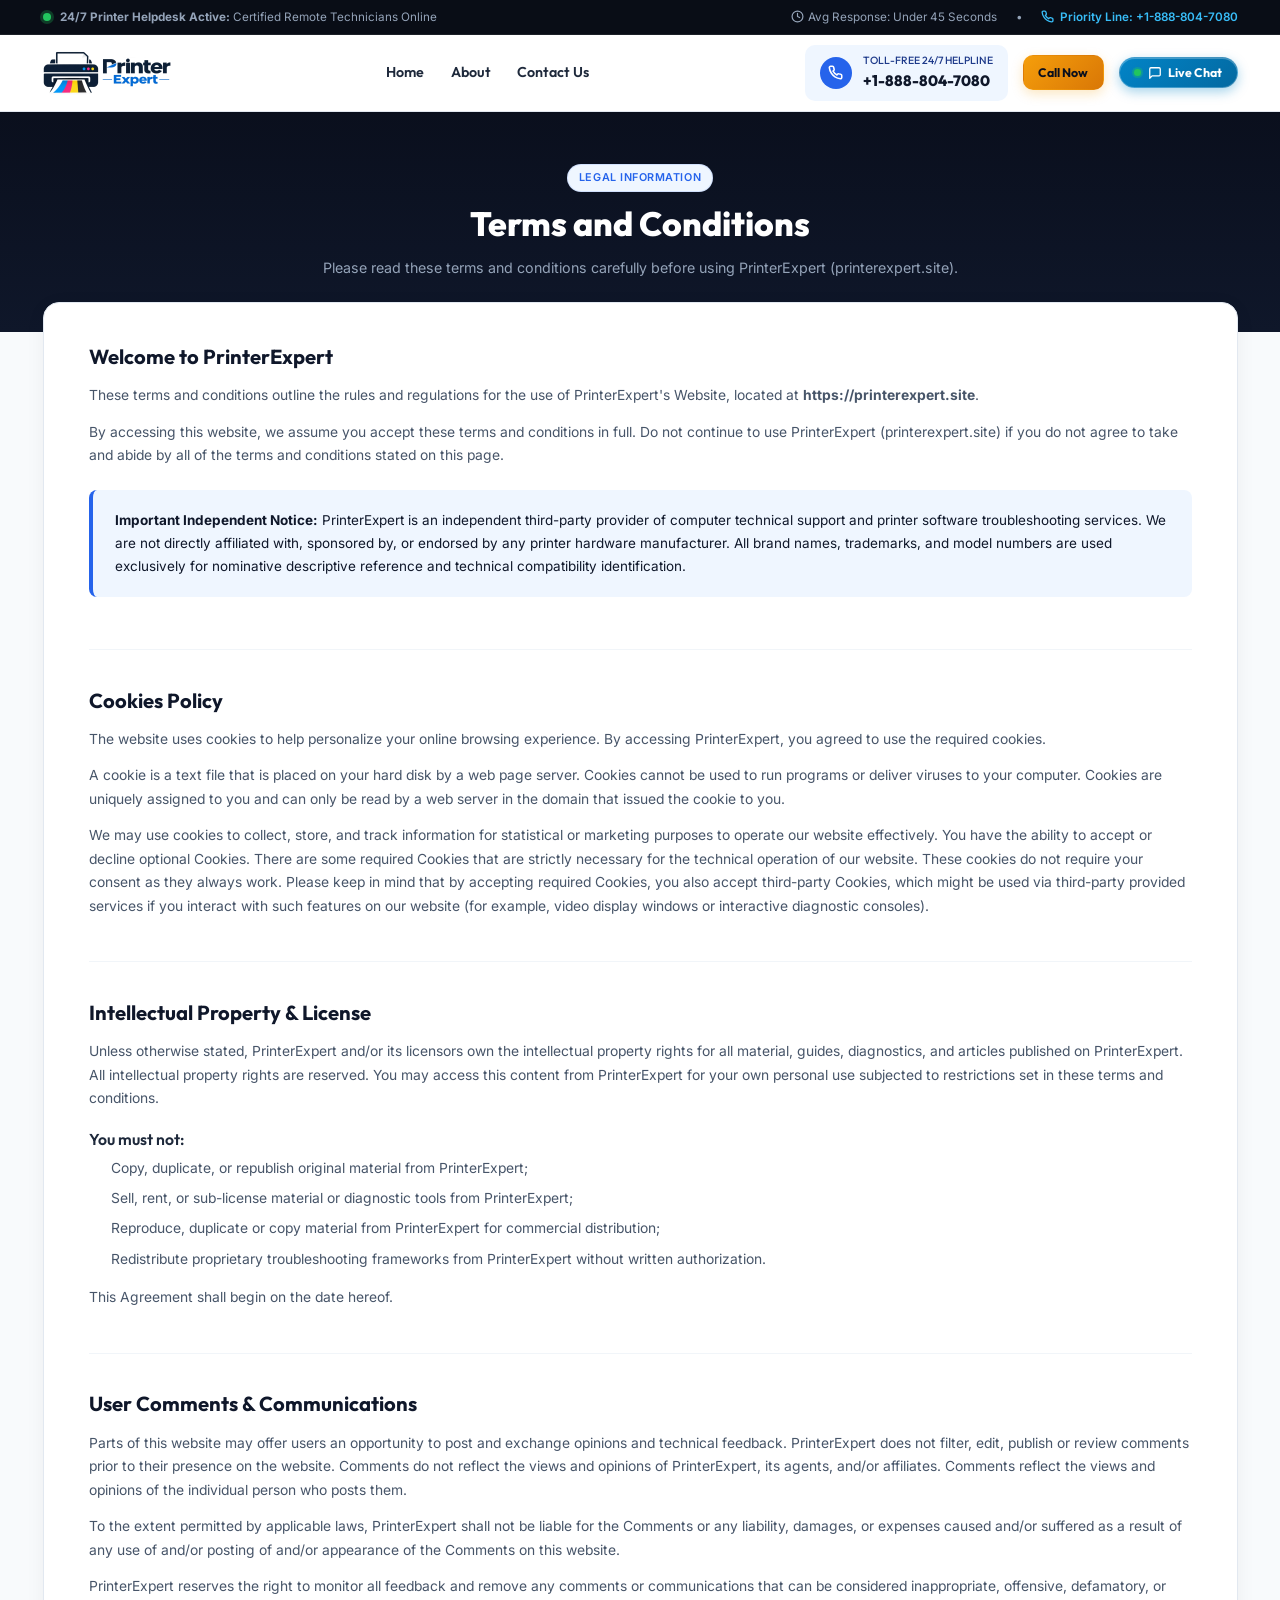
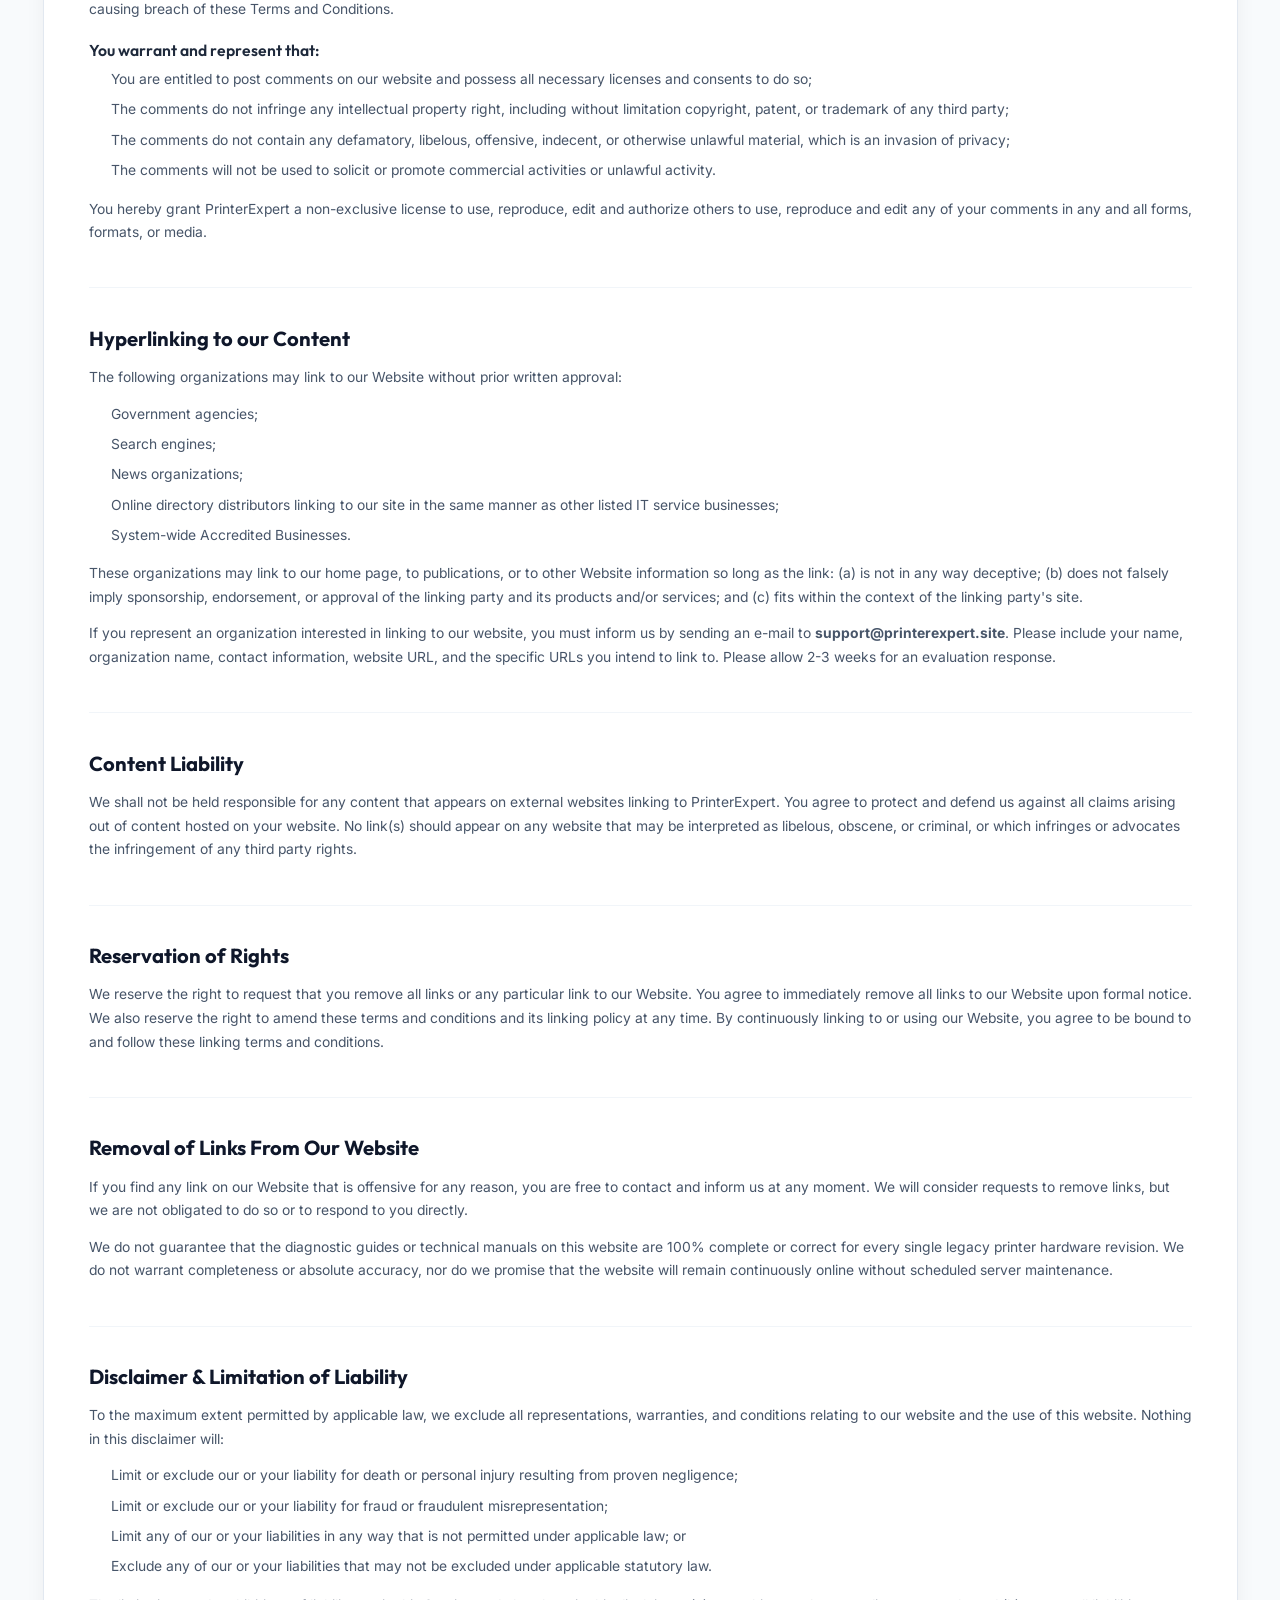
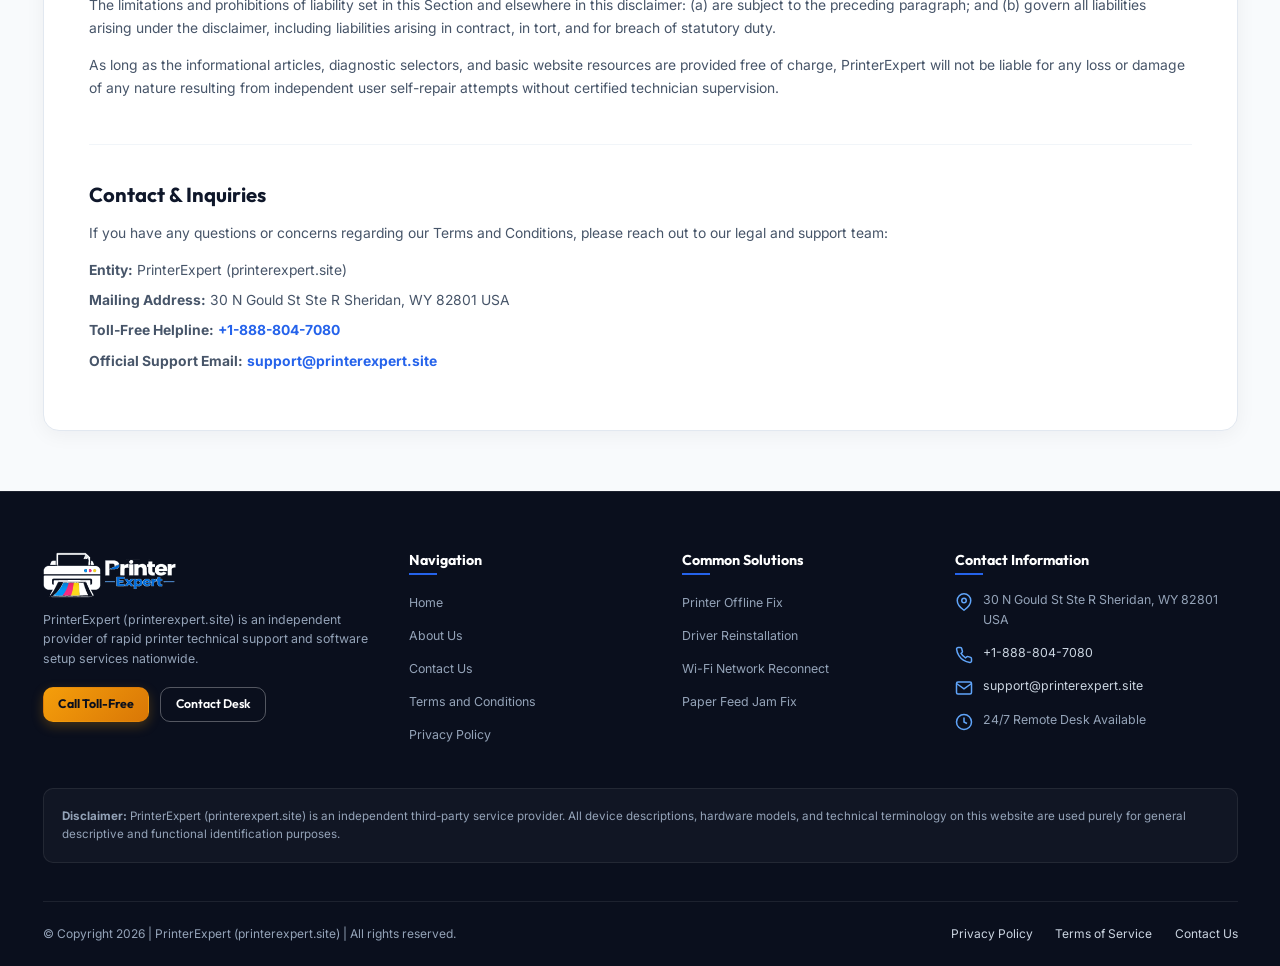
<file: terms.html>
<!DOCTYPE html>
<html lang="en">
<head>
  <meta charset="UTF-8">
  <meta name="viewport" content="width=device-width, initial-scale=1.0">
  <title>Terms and Conditions | PrinterExpert</title>
  <meta name="description" content="Terms and conditions for PrinterExpert (printerexpert.site). Review our usage rules, service disclaimers, cookie policies, and customer terms.">
  <link rel="preconnect" href="https://fonts.googleapis.com">
  <link rel="preconnect" href="https://fonts.gstatic.com" crossorigin>
  <link href="https://fonts.googleapis.com/css2?family=Plus+Jakarta+Sans:wght@400;500;600;700;800&family=Inter:wght@400;500;600;700&display=swap" rel="stylesheet">
  
  <link rel="stylesheet" href="css/style.css?v=3.0">
  
    <script>
    // JivoChat Global Opener
    window._wantsJivoOpen = false;
    window.openJivoChat = function(e) {
      if (e && typeof e.preventDefault === 'function') e.preventDefault();
      if (window.jivo_api && typeof window.jivo_api.open === 'function') {
        try { window.jivo_api.open(); return; } catch(err) {}
      }
      var jEl = document.getElementById('jivo_container') || 
                document.querySelector('jdiv[class*="label"], jdiv[class*="button"], jdiv[id*="jivo"], [class*="jivo-btn"]');
      if (jEl && typeof jEl.click === 'function') {
        try { jEl.click(); return; } catch(err) {}
      }
      window._wantsJivoOpen = true;
      var attempts = 0;
      var timer = setInterval(function() {
        attempts++;
        if (window.jivo_api && typeof window.jivo_api.open === 'function') {
          try { window.jivo_api.open(); window._wantsJivoOpen = false; clearInterval(timer); return; } catch(err) {}
        }
        var el = document.getElementById('jivo_container') || document.querySelector('jdiv');
        if (el && typeof el.click === 'function') {
          try { el.click(); window._wantsJivoOpen = false; clearInterval(timer); return; } catch(err) {}
        }
        if (attempts >= 40) clearInterval(timer);
      }, 100);
    };
    window.jivo_onLoadCallback = function() {
      if (window._wantsJivoOpen && window.jivo_api && typeof window.jivo_api.open === 'function') {
        try { window.jivo_api.open(); window._wantsJivoOpen = false; } catch(err) {}
      }
    };
  </script>
</head>
<body>

  <!-- Top Urgency / Live Status Ticker -->
  <div class="top-urgency-bar">
    <div class="container" style="display: flex; justify-content: space-between; align-items: center; width: 100%;">
      <div class="top-urgency-left">
        <span class="live-beacon"></span>
        <span><strong>24/7 Printer Helpdesk Active:</strong> Certified Remote Technicians Online</span>
      </div>
      <div class="top-urgency-right">
        <span><svg width="13" height="13" viewBox="0 0 24 24" fill="none" stroke="currentColor" stroke-width="2.2" stroke-linecap="round" stroke-linejoin="round" style="display:inline-block; vertical-align:-2px; margin-right:4px;"><circle cx="12" cy="12" r="10"></circle><polyline points="12 6 12 12 16 14"></polyline></svg>Avg Response: Under 45 Seconds</span>
        <span>•</span>
        <a href="tel:+18888047080" class="top-urgency-link">
          <svg width="13" height="13" viewBox="0 0 24 24" fill="none" stroke="currentColor" stroke-width="2.5"><path d="M22 16.92v3a2 2 0 0 1-2.18 2 19.79 19.79 0 0 1-8.63-3.07 19.5 19.5 0 0 1-6-6 19.79 19.79 0 0 1-3.07-8.67A2 2 0 0 1 4.11 2h3a2 2 0 0 1 2 1.72 12.84 12.84 0 0 0 .7 2.81 2 2 0 0 1-.45 2.11L8.09 9.91a16 16 0 0 0 6 6l1.27-1.27a2 2 0 0 1 2.11-.45 12.84 12.84 0 0 0 2.81.7A2 2 0 0 1 22 16.92z"></path></svg>
          Priority Line: +1-888-804-7080
        </a>
      </div>
    </div>
  </div>

  <!-- Main Navigation Header (Unified Desktop & Mobile) -->
  <header class="site-header">
    <div class="container nav-container">
      <a href="index.html" class="brand-logo" aria-label="PrinterExpert Home">
        <img src="images/logo.png" alt="PrinterExpert" class="brand-logo-img">
      </a>

      <!-- Clean Header Menu: Home, About, Contact Us Only -->
      <nav class="nav-menu">
        <a href="index.html" class="nav-link">Home</a>
        <a href="about.html" class="nav-link">About</a>
        <a href="contact.html" class="nav-link">Contact Us</a>
      </nav>

      <div class="nav-cta">
        <a href="tel:+18888047080" class="phone-quick-cta">
          <div class="phone-icon-pulse">
            <svg width="15" height="15" viewBox="0 0 24 24" fill="none" stroke="currentColor" stroke-width="2.5"><path d="M22 16.92v3a2 2 0 0 1-2.18 2 19.79 19.79 0 0 1-8.63-3.07 19.5 19.5 0 0 1-6-6 19.79 19.79 0 0 1-3.07-8.67A2 2 0 0 1 4.11 2h3a2 2 0 0 1 2 1.72 12.84 12.84 0 0 0 .7 2.81 2 2 0 0 1-.45 2.11L8.09 9.91a16 16 0 0 0 6 6l1.27-1.27a2 2 0 0 1 2.11-.45 12.84 12.84 0 0 0 2.81.7A2 2 0 0 1 22 16.92z"></path></svg>
          </div>
          <div>
            <div style="font-size: 0.7rem; color: var(--primary-dark); font-weight: 500;">TOLL-FREE 24/7 HELPLINE</div>
            <div style="font-weight: 800; color: var(--navy-900);">+1-888-804-7080</div>
          </div>
        </a>
        <a href="tel:+18888047080" class="btn btn-accent btn-sm">Call Now</a>
        <button type="button" onclick="openJivoChat(event)" class="btn btn-chat btn-sm" aria-label="Start Live Chat">
          <span class="btn-chat-live-dot"></span>
          <svg class="btn-chat-icon" width="14" height="14" viewBox="0 0 24 24" fill="none" stroke="currentColor" stroke-width="2.2" stroke-linecap="round" stroke-linejoin="round"><path d="M21 15a2 2 0 0 1-2 2H7l-4 4V5a2 2 0 0 1 2-2h14a2 2 0 0 1 2 2z"></path></svg>
          <span>Live Chat</span>
        </button>
        <button class="mobile-toggle" aria-label="Toggle navigation">☰</button>
      </div>
    </div>
  </header>

  <!-- Legal Hero Banner -->
  <section class="legal-hero">
    <div class="container">
      <div class="badge badge-primary" style="margin-bottom: 0.75rem;">Legal Information</div>
      <h1 class="legal-hero-title">Terms and Conditions</h1>
      <p class="legal-hero-subtitle">
        Please read these terms and conditions carefully before using PrinterExpert (printerexpert.site).
      </p>
    </div>
  </section>

  <!-- Terms Content Container -->
  <div class="container">
    <div class="legal-content-card">
      
      <!-- Section 1 -->
      <div class="legal-section">
        <h2>Welcome to PrinterExpert</h2>
        <p>
          These terms and conditions outline the rules and regulations for the use of PrinterExpert's Website, located at <strong>https://printerexpert.site</strong>.
        </p>
        <p>
          By accessing this website, we assume you accept these terms and conditions in full. Do not continue to use PrinterExpert (printerexpert.site) if you do not agree to take and abide by all of the terms and conditions stated on this page.
        </p>
        <div class="legal-highlight-box">
          <p>
            <strong>Important Independent Notice:</strong> PrinterExpert is an independent third-party provider of computer technical support and printer software troubleshooting services. We are not directly affiliated with, sponsored by, or endorsed by any printer hardware manufacturer. All brand names, trademarks, and model numbers are used exclusively for nominative descriptive reference and technical compatibility identification.
          </p>
        </div>
      </div>

      <!-- Section 2: Cookies -->
      <div class="legal-section">
        <h2>Cookies Policy</h2>
        <p>
          The website uses cookies to help personalize your online browsing experience. By accessing PrinterExpert, you agreed to use the required cookies.
        </p>
        <p>
          A cookie is a text file that is placed on your hard disk by a web page server. Cookies cannot be used to run programs or deliver viruses to your computer. Cookies are uniquely assigned to you and can only be read by a web server in the domain that issued the cookie to you.
        </p>
        <p>
          We may use cookies to collect, store, and track information for statistical or marketing purposes to operate our website effectively. You have the ability to accept or decline optional Cookies. There are some required Cookies that are strictly necessary for the technical operation of our website. These cookies do not require your consent as they always work. Please keep in mind that by accepting required Cookies, you also accept third-party Cookies, which might be used via third-party provided services if you interact with such features on our website (for example, video display windows or interactive diagnostic consoles).
        </p>
      </div>

      <!-- Section 3: License -->
      <div class="legal-section">
        <h2>Intellectual Property & License</h2>
        <p>
          Unless otherwise stated, PrinterExpert and/or its licensors own the intellectual property rights for all material, guides, diagnostics, and articles published on PrinterExpert. All intellectual property rights are reserved. You may access this content from PrinterExpert for your own personal use subjected to restrictions set in these terms and conditions.
        </p>
        <h3>You must not:</h3>
        <ul>
          <li>Copy, duplicate, or republish original material from PrinterExpert;</li>
          <li>Sell, rent, or sub-license material or diagnostic tools from PrinterExpert;</li>
          <li>Reproduce, duplicate or copy material from PrinterExpert for commercial distribution;</li>
          <li>Redistribute proprietary troubleshooting frameworks from PrinterExpert without written authorization.</li>
        </ul>
        <p>
          This Agreement shall begin on the date hereof.
        </p>
      </div>

      <!-- Section 4: User Comments & Communications -->
      <div class="legal-section">
        <h2>User Comments & Communications</h2>
        <p>
          Parts of this website may offer users an opportunity to post and exchange opinions and technical feedback. PrinterExpert does not filter, edit, publish or review comments prior to their presence on the website. Comments do not reflect the views and opinions of PrinterExpert, its agents, and/or affiliates. Comments reflect the views and opinions of the individual person who posts them.
        </p>
        <p>
          To the extent permitted by applicable laws, PrinterExpert shall not be liable for the Comments or any liability, damages, or expenses caused and/or suffered as a result of any use of and/or posting of and/or appearance of the Comments on this website.
        </p>
        <p>
          PrinterExpert reserves the right to monitor all feedback and remove any comments or communications that can be considered inappropriate, offensive, defamatory, or causing breach of these Terms and Conditions.
        </p>
        <h3>You warrant and represent that:</h3>
        <ul>
          <li>You are entitled to post comments on our website and possess all necessary licenses and consents to do so;</li>
          <li>The comments do not infringe any intellectual property right, including without limitation copyright, patent, or trademark of any third party;</li>
          <li>The comments do not contain any defamatory, libelous, offensive, indecent, or otherwise unlawful material, which is an invasion of privacy;</li>
          <li>The comments will not be used to solicit or promote commercial activities or unlawful activity.</li>
        </ul>
        <p>
          You hereby grant PrinterExpert a non-exclusive license to use, reproduce, edit and authorize others to use, reproduce and edit any of your comments in any and all forms, formats, or media.
        </p>
      </div>

      <!-- Section 5: Hyperlinking -->
      <div class="legal-section">
        <h2>Hyperlinking to our Content</h2>
        <p>
          The following organizations may link to our Website without prior written approval:
        </p>
        <ul>
          <li>Government agencies;</li>
          <li>Search engines;</li>
          <li>News organizations;</li>
          <li>Online directory distributors linking to our site in the same manner as other listed IT service businesses;</li>
          <li>System-wide Accredited Businesses.</li>
        </ul>
        <p>
          These organizations may link to our home page, to publications, or to other Website information so long as the link: (a) is not in any way deceptive; (b) does not falsely imply sponsorship, endorsement, or approval of the linking party and its products and/or services; and (c) fits within the context of the linking party's site.
        </p>
        <p>
          If you represent an organization interested in linking to our website, you must inform us by sending an e-mail to <strong>support@printerexpert.site</strong>. Please include your name, organization name, contact information, website URL, and the specific URLs you intend to link to. Please allow 2-3 weeks for an evaluation response.
        </p>
      </div>

      <!-- Section 6: Content Liability -->
      <div class="legal-section">
        <h2>Content Liability</h2>
        <p>
          We shall not be held responsible for any content that appears on external websites linking to PrinterExpert. You agree to protect and defend us against all claims arising out of content hosted on your website. No link(s) should appear on any website that may be interpreted as libelous, obscene, or criminal, or which infringes or advocates the infringement of any third party rights.
        </p>
      </div>

      <!-- Section 7: Reservation of Rights -->
      <div class="legal-section">
        <h2>Reservation of Rights</h2>
        <p>
          We reserve the right to request that you remove all links or any particular link to our Website. You agree to immediately remove all links to our Website upon formal notice. We also reserve the right to amend these terms and conditions and its linking policy at any time. By continuously linking to or using our Website, you agree to be bound to and follow these linking terms and conditions.
        </p>
      </div>

      <!-- Section 8: Removal of Links -->
      <div class="legal-section">
        <h2>Removal of Links From Our Website</h2>
        <p>
          If you find any link on our Website that is offensive for any reason, you are free to contact and inform us at any moment. We will consider requests to remove links, but we are not obligated to do so or to respond to you directly.
        </p>
        <p>
          We do not guarantee that the diagnostic guides or technical manuals on this website are 100% complete or correct for every single legacy printer hardware revision. We do not warrant completeness or absolute accuracy, nor do we promise that the website will remain continuously online without scheduled server maintenance.
        </p>
      </div>

      <!-- Section 9: Disclaimer -->
      <div class="legal-section">
        <h2>Disclaimer & Limitation of Liability</h2>
        <p>
          To the maximum extent permitted by applicable law, we exclude all representations, warranties, and conditions relating to our website and the use of this website. Nothing in this disclaimer will:
        </p>
        <ul>
          <li>Limit or exclude our or your liability for death or personal injury resulting from proven negligence;</li>
          <li>Limit or exclude our or your liability for fraud or fraudulent misrepresentation;</li>
          <li>Limit any of our or your liabilities in any way that is not permitted under applicable law; or</li>
          <li>Exclude any of our or your liabilities that may not be excluded under applicable statutory law.</li>
        </ul>
        <p>
          The limitations and prohibitions of liability set in this Section and elsewhere in this disclaimer: (a) are subject to the preceding paragraph; and (b) govern all liabilities arising under the disclaimer, including liabilities arising in contract, in tort, and for breach of statutory duty.
        </p>
        <p>
          As long as the informational articles, diagnostic selectors, and basic website resources are provided free of charge, PrinterExpert will not be liable for any loss or damage of any nature resulting from independent user self-repair attempts without certified technician supervision.
        </p>
      </div>

      <!-- Section 10: Contact Information -->
      <div class="legal-section">
        <h2>Contact & Inquiries</h2>
        <p>
          If you have any questions or concerns regarding our Terms and Conditions, please reach out to our legal and support team:
        </p>
        <ul style="list-style: none; padding-left: 0;">
          <li><strong>Entity:</strong> PrinterExpert (printerexpert.site)</li>
          <li><strong>Mailing Address:</strong> 30 N Gould St Ste R Sheridan, WY 82801 USA</li>
          <li><strong>Toll-Free Helpline:</strong> <a href="tel:+18888047080" style="color: var(--primary); font-weight: 700;">+1-888-804-7080</a></li>
          <li><strong>Official Support Email:</strong> <a href="mailto:support@printerexpert.site" style="color: var(--primary); font-weight: 700;">support@printerexpert.site</a></li>
        </ul>
      </div>

    </div>
  </div>

  <!-- Footer -->
  <footer class="site-footer">
    <div class="container">
      <div class="footer-grid">
        <div class="footer-brand">
          <a href="index.html" class="brand-logo" style="margin-bottom: 0.75rem;" aria-label="PrinterExpert Home">
            <img src="images/logo-footer.png" alt="PrinterExpert" class="brand-logo-img brand-logo-footer">
          </a>
          <p>
            PrinterExpert (printerexpert.site) is an independent provider of rapid printer technical support and software setup services nationwide.
          </p>
          <div style="display: flex; gap: 0.75rem;">
            <a href="tel:+18888047080" class="btn btn-accent btn-sm">Call Toll-Free</a>
            <a href="contact.html" class="btn btn-outline-white btn-sm">Contact Desk</a>
          </div>
        </div>

        <div>
          <h4 class="footer-title">Navigation</h4>
          <ul class="footer-links">
            <li><a href="index.html">Home</a></li>
            <li><a href="about.html">About Us</a></li>
            <li><a href="contact.html">Contact Us</a></li>
            <li><a href="terms.html">Terms and Conditions</a></li>
            <li><a href="privacy.html">Privacy Policy</a></li>
          </ul>
        </div>

        <div>
          <h4 class="footer-title">Common Solutions</h4>
          <ul class="footer-links">
            <li><a href="index.html#solutions">Printer Offline Fix</a></li>
            <li><a href="index.html#solutions">Driver Reinstallation</a></li>
            <li><a href="index.html#solutions">Wi-Fi Network Reconnect</a></li>
            <li><a href="index.html#solutions">Paper Feed Jam Fix</a></li>
          </ul>
        </div>

        <div>
          <h4 class="footer-title">Contact Information</h4>
          <ul class="footer-contact-info">
            <li>
              <svg width="18" height="18" viewBox="0 0 24 24" fill="none" stroke="currentColor" stroke-width="2"><path d="M21 10c0 7-9 13-9 13s-9-6-9-13a9 9 0 0 1 18 0z"></path><circle cx="12" cy="10" r="3"></circle></svg>
              <span>30 N Gould St Ste R Sheridan, WY 82801 USA</span>
            </li>
            <li>
              <svg width="18" height="18" viewBox="0 0 24 24" fill="none" stroke="currentColor" stroke-width="2"><path d="M22 16.92v3a2 2 0 0 1-2.18 2 19.79 19.79 0 0 1-8.63-3.07 19.5 19.5 0 0 1-6-6 19.79 19.79 0 0 1-3.07-8.67A2 2 0 0 1 4.11 2h3a2 2 0 0 1 2 1.72 12.84 12.84 0 0 0 .7 2.81 2 2 0 0 1-.45 2.11L8.09 9.91a16 16 0 0 0 6 6l1.27-1.27a2 2 0 0 1 2.11-.45 12.84 12.84 0 0 0 2.81.7A2 2 0 0 1 22 16.92z"></path></svg>
              <a href="tel:+18888047080">+1-888-804-7080</a>
            </li>
            <li>
              <svg width="18" height="18" viewBox="0 0 24 24" fill="none" stroke="currentColor" stroke-width="2"><path d="M4 4h16c1.1 0 2 .9 2 2v12c0 1.1-.9 2-2 2H4c-1.1 0-2-.9-2-2V6c0-1.1.9-2 2-2z"></path><polyline points="22,6 12,13 2,6"></polyline></svg>
              <a href="mailto:support@printerexpert.site">support@printerexpert.site</a>
            </li>
            <li>
              <svg width="18" height="18" viewBox="0 0 24 24" fill="none" stroke="currentColor" stroke-width="2"><circle cx="12" cy="12" r="10"></circle><polyline points="12 6 12 12 16 14"></polyline></svg>
              <span>24/7 Remote Desk Available</span>
            </li>
          </ul>
        </div>
      </div>

      <!-- Prominent Footer Disclaimer -->
      <div class="footer-disclaimer-wrapper">
        <strong>Disclaimer:</strong> PrinterExpert (printerexpert.site) is an independent third-party service provider. All device descriptions, hardware models, and technical terminology on this website are used purely for general descriptive and functional identification purposes.
      </div>

      <!-- Copyright & Bottom Bar -->
      <div class="footer-bottom">
        <div>© Copyright 2026 | PrinterExpert (printerexpert.site) | All rights reserved.</div>
        <div style="display: flex; gap: 1.5rem;">
          <a href="privacy.html">Privacy Policy</a>
          <a href="terms.html">Terms of Service</a>
          <a href="contact.html">Contact Us</a>
        </div>
      </div>
    </div>
  </footer>



  <script src="js/main.js"></script>

  <!-- JivoChat Live Support Widget -->
  <script src="//code.jivosite.com/widget/xPrYyGqG4P" async></script>
</body>
</html>
</file>
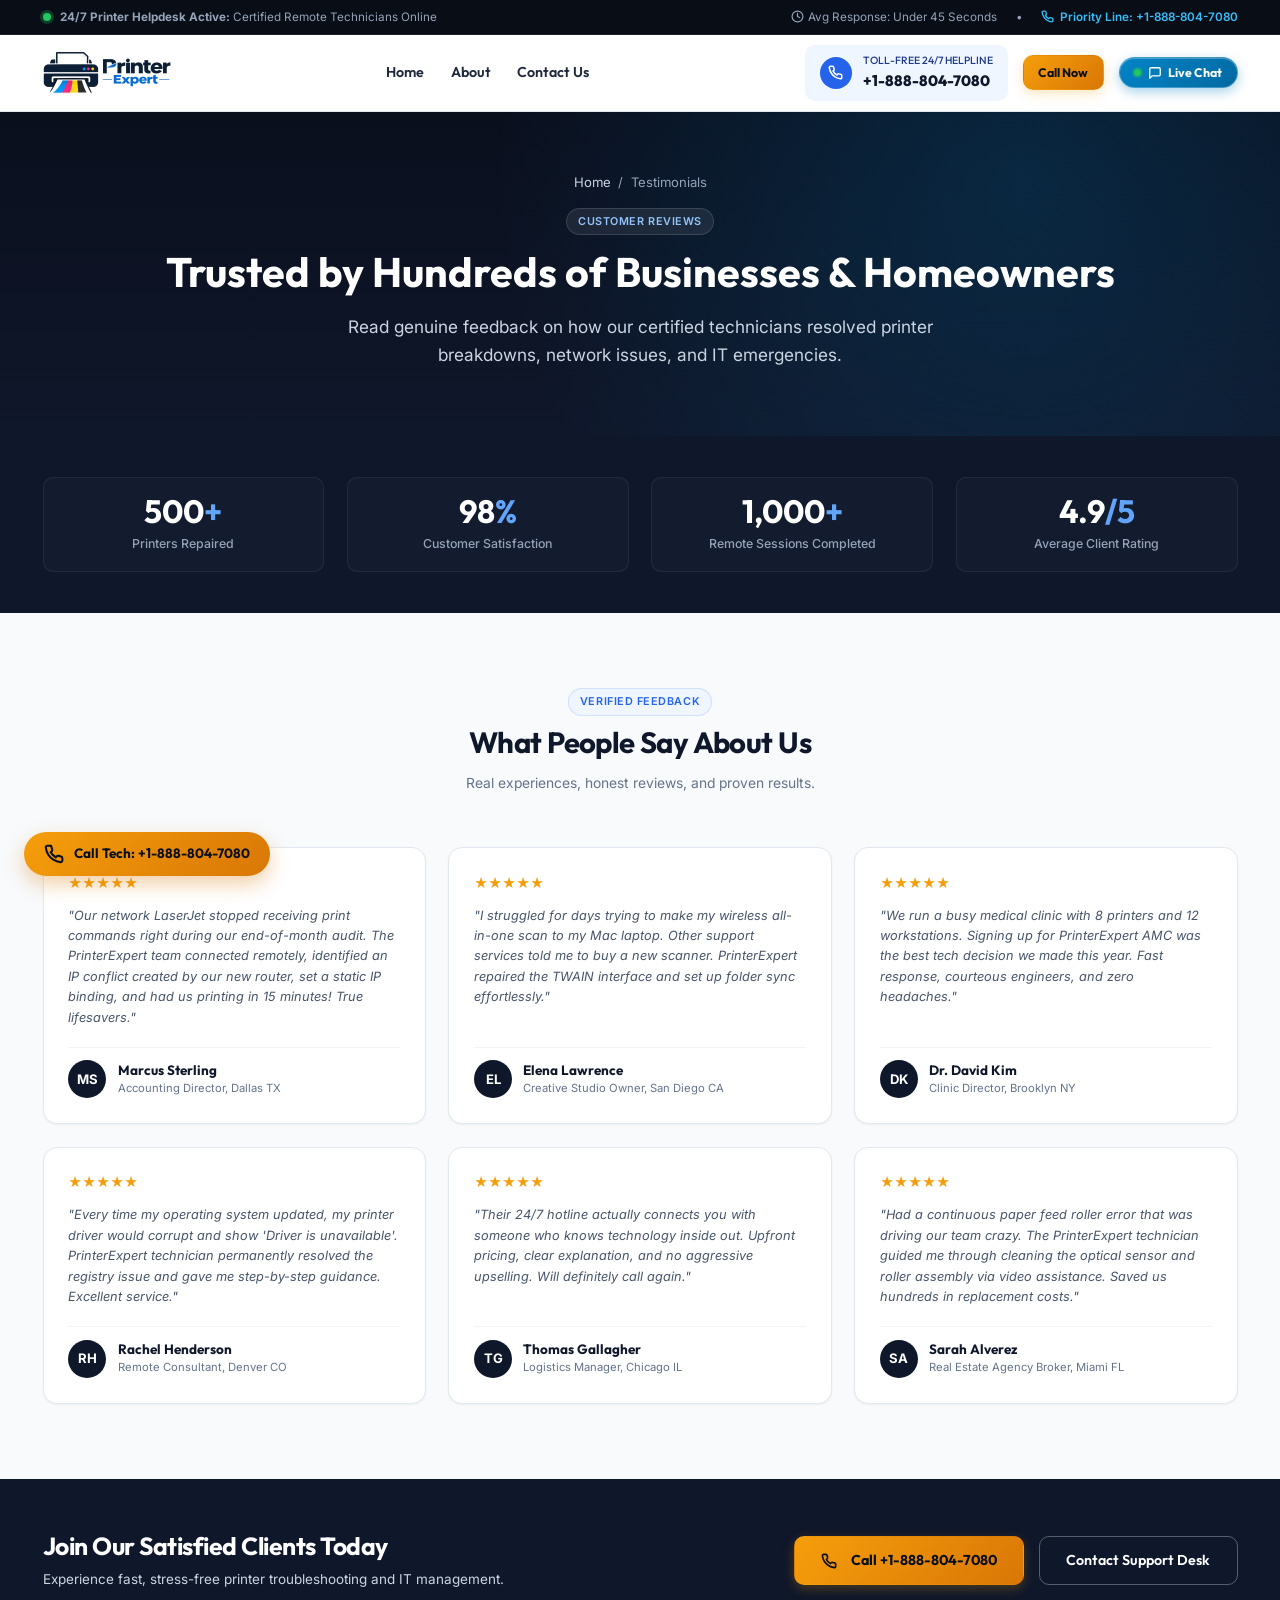
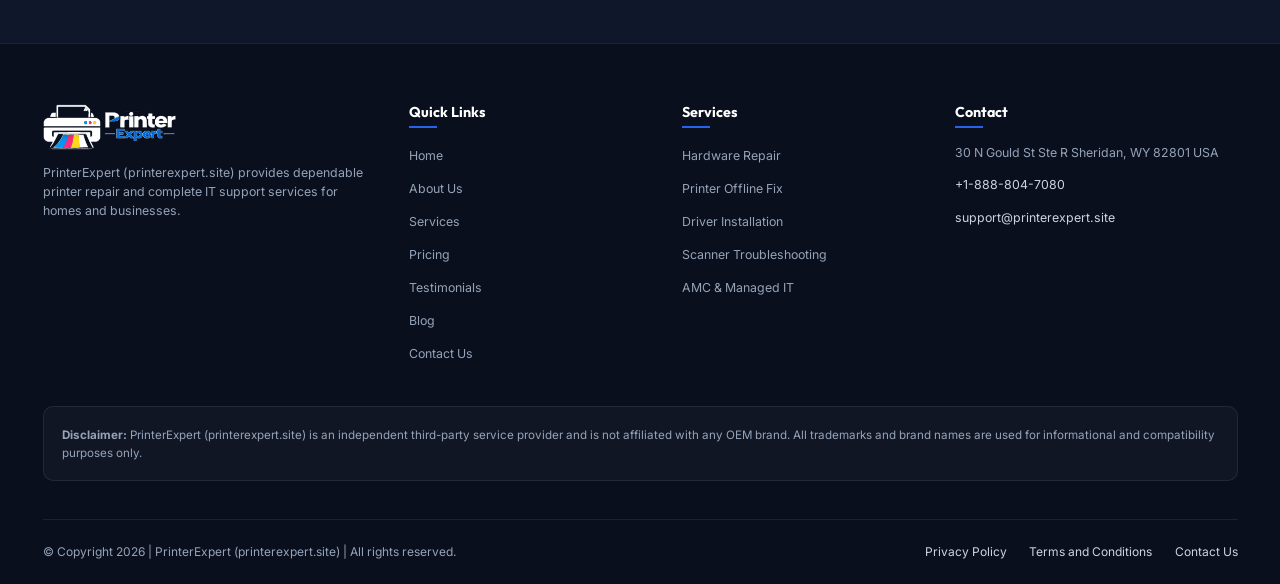
<file: testimonial.html>
<!DOCTYPE html>
<html lang="en">
<head>
  <meta charset="UTF-8">
  <meta name="viewport" content="width=device-width, initial-scale=1.0">
  <title>Customer Testimonials | PrinterExpert - Reviews & Ratings</title>
  <meta name="description" content="Read real reviews and verified ratings from homeowners and businesses who trust PrinterExpert (printerexpert.site) for printer repair and IT support. Call +1-888-804-7080.">
  
  <link rel="icon" href="data:image/svg+xml,<svg xmlns='http://www.w3.org/2000/svg' viewBox='0 0 24 24' fill='%232563eb'><path d='M19 8H5c-1.66 0-3 1.34-3 3v6h4v4h12v-4h4v-6c0-1.66-1.34-3-3-3zm-3 11H8v-5h8v5zm3-7c-.55 0-1-.45-1-1s.45-1 1-1 1 .45 1 1-.45 1-1 1zm-1-9H6v4h12V3z'/></svg>">
  <link rel="stylesheet" href="css/style.css?v=3.0">
  
    <script>
    // JivoChat Global Opener
    window._wantsJivoOpen = false;
    window.openJivoChat = function(e) {
      if (e && typeof e.preventDefault === 'function') e.preventDefault();
      if (window.jivo_api && typeof window.jivo_api.open === 'function') {
        try { window.jivo_api.open(); return; } catch(err) {}
      }
      var jEl = document.getElementById('jivo_container') || 
                document.querySelector('jdiv[class*="label"], jdiv[class*="button"], jdiv[id*="jivo"], [class*="jivo-btn"]');
      if (jEl && typeof jEl.click === 'function') {
        try { jEl.click(); return; } catch(err) {}
      }
      window._wantsJivoOpen = true;
      var attempts = 0;
      var timer = setInterval(function() {
        attempts++;
        if (window.jivo_api && typeof window.jivo_api.open === 'function') {
          try { window.jivo_api.open(); window._wantsJivoOpen = false; clearInterval(timer); return; } catch(err) {}
        }
        var el = document.getElementById('jivo_container') || document.querySelector('jdiv');
        if (el && typeof el.click === 'function') {
          try { el.click(); window._wantsJivoOpen = false; clearInterval(timer); return; } catch(err) {}
        }
        if (attempts >= 40) clearInterval(timer);
      }, 100);
    };
    window.jivo_onLoadCallback = function() {
      if (window._wantsJivoOpen && window.jivo_api && typeof window.jivo_api.open === 'function') {
        try { window.jivo_api.open(); window._wantsJivoOpen = false; } catch(err) {}
      }
    };
  </script>
</head>
<body>

  <!-- Top Urgency / Live Status Ticker -->
  <div class="top-urgency-bar">
    <div class="container" style="display: flex; justify-content: space-between; align-items: center; width: 100%;">
      <div class="top-urgency-left">
        <span class="live-beacon"></span>
        <span><strong>24/7 Printer Helpdesk Active:</strong> Certified Remote Technicians Online</span>
      </div>
      <div class="top-urgency-right">
        <span><svg width="13" height="13" viewBox="0 0 24 24" fill="none" stroke="currentColor" stroke-width="2.2" stroke-linecap="round" stroke-linejoin="round" style="display:inline-block; vertical-align:-2px; margin-right:4px;"><circle cx="12" cy="12" r="10"></circle><polyline points="12 6 12 12 16 14"></polyline></svg>Avg Response: Under 45 Seconds</span>
        <span>•</span>
        <a href="tel:+18888047080" class="top-urgency-link">
          <svg width="13" height="13" viewBox="0 0 24 24" fill="none" stroke="currentColor" stroke-width="2.5"><path d="M22 16.92v3a2 2 0 0 1-2.18 2 19.79 19.79 0 0 1-8.63-3.07 19.5 19.5 0 0 1-6-6 19.79 19.79 0 0 1-3.07-8.67A2 2 0 0 1 4.11 2h3a2 2 0 0 1 2 1.72 12.84 12.84 0 0 0 .7 2.81 2 2 0 0 1-.45 2.11L8.09 9.91a16 16 0 0 0 6 6l1.27-1.27a2 2 0 0 1 2.11-.45 12.84 12.84 0 0 0 2.81.7A2 2 0 0 1 22 16.92z"></path></svg>
          Priority Line: +1-888-804-7080
        </a>
      </div>
    </div>
  </div>

  <!-- Main Navigation Header (Unified Desktop & Mobile) -->
  <header class="site-header">
    <div class="container nav-container">
      <a href="index.html" class="brand-logo" aria-label="PrinterExpert Home">
        <img src="images/logo.png" alt="PrinterExpert" class="brand-logo-img">
      </a>

      <!-- Clean Header Menu: Home, About, Contact Us Only -->
      <nav class="nav-menu">
        <a href="index.html" class="nav-link">Home</a>
        <a href="about.html" class="nav-link">About</a>
        <a href="contact.html" class="nav-link">Contact Us</a>
      </nav>

      <div class="nav-cta">
        <a href="tel:+18888047080" class="phone-quick-cta">
          <div class="phone-icon-pulse">
            <svg width="15" height="15" viewBox="0 0 24 24" fill="none" stroke="currentColor" stroke-width="2.5"><path d="M22 16.92v3a2 2 0 0 1-2.18 2 19.79 19.79 0 0 1-8.63-3.07 19.5 19.5 0 0 1-6-6 19.79 19.79 0 0 1-3.07-8.67A2 2 0 0 1 4.11 2h3a2 2 0 0 1 2 1.72 12.84 12.84 0 0 0 .7 2.81 2 2 0 0 1-.45 2.11L8.09 9.91a16 16 0 0 0 6 6l1.27-1.27a2 2 0 0 1 2.11-.45 12.84 12.84 0 0 0 2.81.7A2 2 0 0 1 22 16.92z"></path></svg>
          </div>
          <div>
            <div style="font-size: 0.7rem; color: var(--primary-dark); font-weight: 500;">TOLL-FREE 24/7 HELPLINE</div>
            <div style="font-weight: 800; color: var(--navy-900);">+1-888-804-7080</div>
          </div>
        </a>
        <a href="tel:+18888047080" class="btn btn-accent btn-sm">Call Now</a>
        <button type="button" onclick="openJivoChat(event)" class="btn btn-chat btn-sm" aria-label="Start Live Chat">
          <span class="btn-chat-live-dot"></span>
          <svg class="btn-chat-icon" width="14" height="14" viewBox="0 0 24 24" fill="none" stroke="currentColor" stroke-width="2.2" stroke-linecap="round" stroke-linejoin="round"><path d="M21 15a2 2 0 0 1-2 2H7l-4 4V5a2 2 0 0 1 2-2h14a2 2 0 0 1 2 2z"></path></svg>
          <span>Live Chat</span>
        </button>
        <button class="mobile-toggle" aria-label="Toggle navigation">☰</button>
      </div>
    </div>
  </header>

  <!-- Page Hero -->
  <section class="page-hero">
    <div class="container">
      <div class="breadcrumb">
        <a href="index.html">Home</a>
        <span>/</span>
        <span>Testimonials</span>
      </div>
      <div class="badge badge-dark">Customer Reviews</div>
      <h1>Trusted by Hundreds of Businesses & Homeowners</h1>
      <p>
        Read genuine feedback on how our certified technicians resolved printer breakdowns, network issues, and IT emergencies.
      </p>
    </div>
  </section>

  <!-- Stats Strip -->
  <section class="stats-section">
    <div class="container">
      <div class="stats-grid">
        <div class="stat-card">
          <div class="stat-number">500<span>+</span></div>
          <div class="stat-label">Printers Repaired</div>
        </div>
        <div class="stat-card">
          <div class="stat-number">98<span>%</span></div>
          <div class="stat-label">Customer Satisfaction</div>
        </div>
        <div class="stat-card">
          <div class="stat-number">1,000<span>+</span></div>
          <div class="stat-label">Remote Sessions Completed</div>
        </div>
        <div class="stat-card">
          <div class="stat-number">4.9<span>/5</span></div>
          <div class="stat-label">Average Client Rating</div>
        </div>
      </div>
    </div>
  </section>

  <!-- Detailed Reviews Grid -->
  <section class="section">
    <div class="container">
      <div class="section-header">
        <div class="badge badge-primary">Verified Feedback</div>
        <h2 class="section-title">What People Say About Us</h2>
        <p class="section-subtitle">Real experiences, honest reviews, and proven results.</p>
      </div>

      <div class="testimonials-grid">
        <!-- Review 1 -->
        <div class="testimonial-card">
          <div>
            <div class="stars">★★★★★</div>
            <p class="testimonial-text">
              "Our network LaserJet stopped receiving print commands right during our end-of-month audit. The PrinterExpert team connected remotely, identified an IP conflict created by our new router, set a static IP binding, and had us printing in 15 minutes! True lifesavers."
            </p>
          </div>
          <div class="author-info">
            <div class="author-avatar">MS</div>
            <div class="author-meta">
              <h5>Marcus Sterling</h5>
              <p>Accounting Director, Dallas TX</p>
            </div>
          </div>
        </div>

        <!-- Review 2 -->
        <div class="testimonial-card">
          <div>
            <div class="stars">★★★★★</div>
            <p class="testimonial-text">
              "I struggled for days trying to make my wireless all-in-one scan to my Mac laptop. Other support services told me to buy a new scanner. PrinterExpert repaired the TWAIN interface and set up folder sync effortlessly."
            </p>
          </div>
          <div class="author-info">
            <div class="author-avatar">EL</div>
            <div class="author-meta">
              <h5>Elena Lawrence</h5>
              <p>Creative Studio Owner, San Diego CA</p>
            </div>
          </div>
        </div>

        <!-- Review 3 -->
        <div class="testimonial-card">
          <div>
            <div class="stars">★★★★★</div>
            <p class="testimonial-text">
              "We run a busy medical clinic with 8 printers and 12 workstations. Signing up for PrinterExpert AMC was the best tech decision we made this year. Fast response, courteous engineers, and zero headaches."
            </p>
          </div>
          <div class="author-info">
            <div class="author-avatar">DK</div>
            <div class="author-meta">
              <h5>Dr. David Kim</h5>
              <p>Clinic Director, Brooklyn NY</p>
            </div>
          </div>
        </div>

        <!-- Review 4 -->
        <div class="testimonial-card">
          <div>
            <div class="stars">★★★★★</div>
            <p class="testimonial-text">
              "Every time my operating system updated, my printer driver would corrupt and show 'Driver is unavailable'. PrinterExpert technician permanently resolved the registry issue and gave me step-by-step guidance. Excellent service."
            </p>
          </div>
          <div class="author-info">
            <div class="author-avatar">RH</div>
            <div class="author-meta">
              <h5>Rachel Henderson</h5>
              <p>Remote Consultant, Denver CO</p>
            </div>
          </div>
        </div>

        <!-- Review 5 -->
        <div class="testimonial-card">
          <div>
            <div class="stars">★★★★★</div>
            <p class="testimonial-text">
              "Their 24/7 hotline actually connects you with someone who knows technology inside out. Upfront pricing, clear explanation, and no aggressive upselling. Will definitely call again."
            </p>
          </div>
          <div class="author-info">
            <div class="author-avatar">TG</div>
            <div class="author-meta">
              <h5>Thomas Gallagher</h5>
              <p>Logistics Manager, Chicago IL</p>
            </div>
          </div>
        </div>

        <!-- Review 6 -->
        <div class="testimonial-card">
          <div>
            <div class="stars">★★★★★</div>
            <p class="testimonial-text">
              "Had a continuous paper feed roller error that was driving our team crazy. The PrinterExpert technician guided me through cleaning the optical sensor and roller assembly via video assistance. Saved us hundreds in replacement costs."
            </p>
          </div>
          <div class="author-info">
            <div class="author-avatar">SA</div>
            <div class="author-meta">
              <h5>Sarah Alverez</h5>
              <p>Real Estate Agency Broker, Miami FL</p>
            </div>
          </div>
        </div>
      </div>
    </div>
  </section>

  <!-- CTA Banner -->
  <section class="cta-banner">
    <div class="container cta-banner-inner">
      <div class="cta-text">
        <h2>Join Our Satisfied Clients Today</h2>
        <p>Experience fast, stress-free printer troubleshooting and IT management.</p>
      </div>
      <div class="cta-actions">
        <a href="tel:+18888047080" class="btn btn-accent btn-lg btn-pulse">
          <svg width="16" height="16" viewBox="0 0 24 24" fill="none" stroke="currentColor" stroke-width="2.5" stroke-linecap="round" stroke-linejoin="round" style="display:inline-block; vertical-align:-2px; margin-right:6px;"><path d="M22 16.92v3a2 2 0 0 1-2.18 2 19.79 19.79 0 0 1-8.63-3.07 19.5 19.5 0 0 1-6-6 19.79 19.79 0 0 1-3.07-8.67A2 2 0 0 1 4.11 2h3a2 2 0 0 1 2 1.72 12.84 12.84 0 0 0 .7 2.81 2 2 0 0 1-.45 2.11L8.09 9.91a16 16 0 0 0 6 6l1.27-1.27a2 2 0 0 1 2.11-.45 12.84 12.84 0 0 0 2.81.7A2 2 0 0 1 22 16.92z"></path></svg>Call +1-888-804-7080
        </a>
        <a href="contact.html" class="btn btn-outline-white btn-lg">
          Contact Support Desk
        </a>
      </div>
    </div>
  </section>

  <!-- Footer -->
  <footer class="site-footer">
    <div class="container">
      <div class="footer-grid">
        <div class="footer-brand">
          <a href="index.html" class="brand-logo" style="margin-bottom: 0.75rem;" aria-label="PrinterExpert Home">
            <img src="images/logo-footer.png" alt="PrinterExpert" class="brand-logo-img brand-logo-footer">
          </a>
          <p>
            PrinterExpert (printerexpert.site) provides dependable printer repair and complete IT support services for homes and businesses.
          </p>
        </div>

        <div>
          <h4 class="footer-title">Quick Links</h4>
          <ul class="footer-links">
            <li><a href="index.html">Home</a></li>
            <li><a href="about.html">About Us</a></li>
            <li><a href="services.html">Services</a></li>
            <li><a href="pricing.html">Pricing</a></li>
            <li><a href="testimonial.html">Testimonials</a></li>
            <li><a href="blog.html">Blog</a></li>
            <li><a href="contact.html">Contact Us</a></li>
          </ul>
        </div>

        <div>
          <h4 class="footer-title">Services</h4>
          <ul class="footer-links">
            <li><a href="services.html#device-repair">Hardware Repair</a></li>
            <li><a href="services.html#offline-fix">Printer Offline Fix</a></li>
            <li><a href="services.html#driver-install">Driver Installation</a></li>
            <li><a href="services.html#scanner-fix">Scanner Troubleshooting</a></li>
            <li><a href="services.html#managed-it">AMC & Managed IT</a></li>
          </ul>
        </div>

        <div>
          <h4 class="footer-title">Contact</h4>
          <ul class="footer-contact-info">
            <li><span>30 N Gould St Ste R Sheridan, WY 82801 USA</span></li>
            <li><a href="tel:+18888047080">+1-888-804-7080</a></li>
            <li><a href="mailto:support@printerexpert.site">support@printerexpert.site</a></li>
          </ul>
        </div>
      </div>

      <div class="footer-disclaimer-wrapper">
        <strong>Disclaimer:</strong> PrinterExpert (printerexpert.site) is an independent third-party service provider and is not affiliated with any OEM brand. All trademarks and brand names are used for informational and compatibility purposes only.
      </div>

      <div class="footer-bottom">
        <div>© Copyright 2026 | PrinterExpert (printerexpert.site) | All rights reserved.</div>
        <div style="display: flex; gap: 1.5rem;">
          <a href="privacy.html">Privacy Policy</a>
          <a href="terms.html">Terms and Conditions</a>
          <a href="contact.html">Contact Us</a>
        </div>
      </div>
    </div>
  </footer>



  <a href="tel:+18888047080" class="floating-call-widget" title="Call Technician Now">
    <svg width="20" height="20" viewBox="0 0 24 24" fill="none" stroke="currentColor" stroke-width="2.5"><path d="M22 16.92v3a2 2 0 0 1-2.18 2 19.79 19.79 0 0 1-8.63-3.07 19.5 19.5 0 0 1-6-6 19.79 19.79 0 0 1-3.07-8.67A2 2 0 0 1 4.11 2h3a2 2 0 0 1 2 1.72 12.84 12.84 0 0 0 .7 2.81 2 2 0 0 1-.45 2.11L8.09 9.91a16 16 0 0 0 6 6l1.27-1.27a2 2 0 0 1 2.11-.45 12.84 12.84 0 0 0 2.81.7A2 2 0 0 1 22 16.92z"></path></svg>
    <span>Call Tech: +1-888-804-7080</span>
  </a>

  <script src="js/main.js"></script>

  <!-- JivoChat Live Support Widget -->
  <script src="//code.jivosite.com/widget/xPrYyGqG4P" async></script>
</body>
</html>
</file>
<file: css/style.css>
/* ==========================================================================
   PRINTEREXPERT - PRINTER SUPPORT & IT SERVICES (printerexpert.site)
   Design: Clean 2-3 Color Palette (Trust Blue, Deep Navy Slate, Amber Accent)
   ========================================================================== */

@import url('https://fonts.googleapis.com/css2?family=Inter:wght@300;400;500;600;700&family=Outfit:wght@400;500;600;700;800;900&display=swap');

:root {
  /* Unified 2-3 Color Palette: Deep Slate/Navy + Trust Royal Blue + Warm Amber CTA Accent */
  --primary: #2563eb;         /* Trust Royal Blue */
  --primary-hover: #1d4ed8;
  --primary-light: #eff6ff;
  --primary-dark: #1e3a8a;
  --secondary: #3b82f6;       /* Bright Blue Highlight */
  --accent: #f59e0b;          /* High-Contrast Phone / CTA Amber */
  --accent-hover: #d97706;
  --success: #10b981;         /* Trust Emerald Check */
  --success-bg: #ecfdf5;
  --danger: #ef4444;
  
  /* Slate & Dark Foundations */
  --navy-950: #0a0f1d;
  --navy-900: #0f172a;
  --navy-850: #131d36;
  --navy-800: #1e293b;
  --navy-700: #334155;
  --slate-600: #475569;
  --slate-500: #64748b;
  --slate-400: #94a3b8;
  --slate-300: #cbd5e1;
  --slate-200: #e2e8f0;
  --slate-100: #f1f5f9;
  --slate-50: #f8fafc;
  --white: #ffffff;
  
  /* Typography */
  --font-heading: 'Outfit', -apple-system, BlinkMacSystemFont, sans-serif;
  --font-body: 'Inter', -apple-system, BlinkMacSystemFont, sans-serif;
  
  /* Elevation & Shadows */
  --shadow-sm: 0 1px 2px 0 rgb(0 0 0 / 0.05);
  --shadow-md: 0 4px 6px -1px rgb(0 0 0 / 0.08), 0 2px 4px -2px rgb(0 0 0 / 0.05);
  --shadow-lg: 0 10px 15px -3px rgb(0 0 0 / 0.08), 0 4px 6px -4px rgb(0 0 0 / 0.05);
  --shadow-xl: 0 20px 25px -5px rgb(0 0 0 / 0.08), 0 8px 10px -6px rgb(0 0 0 / 0.05);
  --shadow-glow: 0 0 25px rgba(37, 99, 235, 0.25);
  --shadow-amber-glow: 0 0 25px rgba(245, 158, 11, 0.3);
  
  /* Transitions & Radii */
  --radius-sm: 6px;
  --radius-md: 10px;
  --radius-lg: 14px;
  --radius-xl: 20px;
  --radius-full: 9999px;
  --transition-fast: all 0.2s ease-in-out;
  --transition-base: all 0.25s cubic-bezier(0.4, 0, 0.2, 1);
  --container-max: 1240px;
}

/* ==========================================================================
   RESET & BASE STYLES
   ========================================================================== */
*, *::before, *::after {
  box-sizing: border-box;
  margin: 0;
  padding: 0;
}

html {
  scroll-behavior: smooth;
  font-size: 15px; /* Refined base size for professional, compact layout */
}

body {
  font-family: var(--font-body);
  color: var(--navy-800);
  background-color: var(--slate-50);
  line-height: 1.6;
  -webkit-font-smoothing: antialiased;
  -moz-osx-font-smoothing: grayscale;
  overflow-x: hidden;
}

h1, h2, h3, h4, h5, h6 {
  font-family: var(--font-heading);
  color: var(--navy-900);
  font-weight: 700;
  line-height: 1.25;
}

a {
  color: var(--primary);
  text-decoration: none;
  transition: var(--transition-fast);
}

a:hover {
  color: var(--primary-hover);
}

img, svg {
  max-width: 100%;
  height: auto;
  display: block;
}

ul {
  list-style: none;
}

/* ==========================================================================
   LAYOUT UTILITIES
   ========================================================================== */
.container {
  width: 100%;
  max-width: var(--container-max);
  margin: 0 auto;
  padding: 0 1.5rem;
}

.section {
  padding: 5rem 0;
  position: relative;
}

.section-dark {
  background-color: var(--navy-950);
  color: var(--slate-100);
}

.section-dark h1, .section-dark h2, .section-dark h3, .section-dark h4 {
  color: var(--white);
}

.section-slate {
  background-color: var(--slate-100);
}

.text-center { text-align: center; }
.text-left { text-align: left; }
.text-right { text-align: right; }

.section-header {
  max-width: 760px;
  margin: 0 auto 3.5rem auto;
  text-align: center;
}

.badge {
  display: inline-flex;
  align-items: center;
  gap: 0.45rem;
  padding: 0.28rem 0.75rem;
  border-radius: var(--radius-full);
  font-size: 0.72rem;
  font-weight: 600;
  text-transform: uppercase;
  letter-spacing: 0.05em;
}

.badge-primary {
  background-color: var(--primary-light);
  color: var(--primary);
  border: 1px solid rgba(37, 99, 235, 0.15);
}

.badge-amber {
  background-color: #fef3c7;
  color: #92400e;
  border: 1px solid rgba(217, 119, 6, 0.2);
}

.badge-dark {
  background: rgba(255, 255, 255, 0.08);
  color: #93c5fd;
  border: 1px solid rgba(255, 255, 255, 0.12);
  backdrop-filter: blur(8px);
}

.badge-success {
  background-color: var(--success-bg);
  color: var(--success);
  border: 1px solid rgba(16, 185, 129, 0.2);
}

.section-title {
  font-size: 1.65rem;
  font-weight: 700;
  letter-spacing: -0.02em;
  margin-top: 0.6rem;
  margin-bottom: 0.75rem;
  line-height: 1.25;
}

@media (min-width: 768px) {
  .section-title {
    font-size: 1.95rem;
  }
}

.section-subtitle {
  font-size: 0.925rem;
  color: var(--slate-500);
  line-height: 1.6;
}

.section-dark .section-subtitle {
  color: var(--slate-400);
}

/* ==========================================================================
   BUTTONS
   ========================================================================== */
.btn {
  display: inline-flex;
  align-items: center;
  justify-content: center;
  gap: 0.5rem;
  padding: 0.65rem 1.35rem;
  font-family: var(--font-heading);
  font-size: 0.875rem;
  font-weight: 600;
  border-radius: var(--radius-md);
  border: 1.5px solid transparent;
  cursor: pointer;
  transition: var(--transition-base);
  text-decoration: none;
  white-space: nowrap;
}

.btn-primary {
  background: var(--primary);
  color: var(--white);
  box-shadow: 0 4px 12px rgba(37, 99, 235, 0.25);
}

.btn-primary:hover {
  background: var(--primary-hover);
  color: var(--white);
  transform: translateY(-1px);
  box-shadow: 0 6px 16px rgba(37, 99, 235, 0.35);
}

.btn-accent {
  background: linear-gradient(135deg, #f59e0b 0%, #d97706 100%);
  color: var(--navy-950);
  font-weight: 700;
  box-shadow: 0 4px 12px rgba(245, 158, 11, 0.25);
}

.btn-accent:hover {
  background: linear-gradient(135deg, #fbbf24 0%, #b45309 100%);
  color: var(--navy-950);
  transform: translateY(-1px);
  box-shadow: 0 6px 18px rgba(245, 158, 11, 0.4);
}

.btn-outline-white {
  background: transparent;
  color: var(--white);
  border-color: rgba(255, 255, 255, 0.3);
}

.btn-outline-white:hover {
  background: rgba(255, 255, 255, 0.08);
  border-color: var(--white);
  color: var(--white);
  transform: translateY(-1px);
}

.btn-outline-primary {
  background: transparent;
  color: var(--primary);
  border-color: var(--primary);
}

.btn-outline-primary:hover {
  background: var(--primary-light);
  color: var(--primary-dark);
}

.btn-lg {
  padding: 0.8rem 1.75rem;
  font-size: 0.95rem;
}

.btn-sm {
  padding: 0.45rem 0.95rem;
  font-size: 0.825rem;
}

.btn-pulse {
  animation: pulseGlow 2s infinite;
}

@keyframes pulseGlow {
  0% { box-shadow: 0 0 0 0 rgba(245, 158, 11, 0.6); }
  70% { box-shadow: 0 0 0 12px rgba(245, 158, 11, 0); }
  100% { box-shadow: 0 0 0 0 rgba(245, 158, 11, 0); }
}

/* ==========================================================================
   TOP ANNOUNCEMENT BAR & EMERGENCY HEADER
   ========================================================================== */
.top-bar {
  background-color: var(--navy-950);
  color: var(--slate-400);
  font-size: 0.85rem;
  padding: 0.55rem 0;
  border-bottom: 1px solid rgba(255, 255, 255, 0.08);
}

.top-bar-inner {
  display: flex;
  justify-content: space-between;
  align-items: center;
  flex-wrap: wrap;
  gap: 0.5rem;
}

.top-bar-info {
  display: flex;
  align-items: center;
  gap: 1.5rem;
  flex-wrap: wrap;
}

.top-bar-info span, .top-bar-info a {
  display: flex;
  align-items: center;
  gap: 0.4rem;
  color: var(--slate-300);
}

.top-bar-info a:hover {
  color: var(--secondary);
}

.top-bar-highlight {
  display: inline-flex;
  align-items: center;
  gap: 0.5rem;
  background: rgba(16, 185, 129, 0.15);
  color: #34d399;
  padding: 0.2rem 0.65rem;
  border-radius: var(--radius-full);
  font-weight: 600;
  font-size: 0.775rem;
}

.pulse-dot {
  width: 8px;
  height: 8px;
  background-color: var(--success);
  border-radius: 50%;
  box-shadow: 0 0 8px var(--success);
  animation: pulseDot 1.5s infinite;
}

@keyframes pulseDot {
  0% { transform: scale(0.9); opacity: 0.8; }
  50% { transform: scale(1.3); opacity: 1; }
  100% { transform: scale(0.9); opacity: 0.8; }
}

/* ==========================================================================
   MAIN NAVIGATION
   ========================================================================== */
.site-header {
  position: sticky;
  top: 0;
  z-index: 100;
  background-color: rgba(255, 255, 255, 0.95);
  backdrop-filter: blur(12px);
  border-bottom: 1px solid var(--slate-200);
  box-shadow: var(--shadow-sm);
  transition: var(--transition-fast);
}

.nav-container {
  display: flex;
  justify-content: space-between;
  align-items: center;
  height: 76px;
}

.brand-logo {
  display: flex;
  align-items: center;
  gap: 0.75rem;
  text-decoration: none;
}

.brand-logo-img {
  height: 44px;
  width: auto;
  max-width: 210px;
  object-fit: contain;
  display: block;
  transition: transform var(--transition);
}

.brand-logo:hover .brand-logo-img {
  transform: scale(1.02);
}

.brand-logo-footer {
  height: 46px;
  max-width: 220px;
}

.brand-icon {
  width: 44px;
  height: 44px;
  background: linear-gradient(135deg, var(--primary) 0%, var(--navy-900) 100%);
  color: var(--white);
  border-radius: var(--radius-md);
  display: flex;
  align-items: center;
  justify-content: center;
  font-size: 1.4rem;
  box-shadow: var(--shadow-md);
}

.brand-text {
  display: flex;
  flex-direction: column;
}

.brand-title {
  font-family: var(--font-heading);
  font-weight: 800;
  font-size: 1.25rem;
  color: var(--navy-900);
  letter-spacing: -0.02em;
  line-height: 1.1;
}

.brand-title span {
  color: var(--primary);
}

.brand-subtitle {
  font-size: 0.75rem;
  color: var(--slate-500);
  font-weight: 500;
  letter-spacing: 0.05em;
  text-transform: uppercase;
}

.nav-menu {
  display: flex;
  align-items: center;
  gap: 1.75rem;
}

.nav-link {
  font-family: var(--font-heading);
  font-size: 0.95rem;
  font-weight: 600;
  color: var(--navy-800);
  transition: var(--transition-fast);
  position: relative;
  padding: 0.5rem 0;
}

.nav-link:hover, .nav-link.active {
  color: var(--primary);
}

.nav-link.active::after {
  content: '';
  position: absolute;
  bottom: 0;
  left: 0;
  width: 100%;
  height: 2px;
  background-color: var(--primary);
  border-radius: 2px;
}

.nav-cta {
  display: flex;
  align-items: center;
  gap: 1rem;
}

.phone-quick-cta {
  display: flex;
  align-items: center;
  gap: 0.75rem;
  padding: 0.5rem 1rem;
  background: var(--primary-light);
  border-radius: var(--radius-md);
  color: var(--primary-dark);
  font-family: var(--font-heading);
  font-weight: 700;
  font-size: 1rem;
  transition: var(--transition-base);
}

.phone-quick-cta:hover {
  background: #bae6fd;
  transform: translateY(-2px);
}

.phone-icon-pulse {
  width: 32px;
  height: 32px;
  background-color: var(--primary);
  color: var(--white);
  border-radius: 50%;
  display: flex;
  align-items: center;
  justify-content: center;
  font-size: 0.9rem;
}

.mobile-toggle {
  display: none;
  background: transparent;
  border: none;
  font-size: 1.6rem;
  color: var(--navy-900);
  cursor: pointer;
}

/* ==========================================================================
   HERO SECTION
   ========================================================================== */
.hero {
  position: relative;
  background: radial-gradient(circle at 80% 20%, rgba(37, 99, 235, 0.15) 0%, transparent 50%),
              radial-gradient(circle at 20% 80%, rgba(30, 58, 138, 0.2) 0%, transparent 40%),
              linear-gradient(180deg, var(--navy-950) 0%, var(--navy-900) 100%);
  color: var(--white);
  padding: 3.75rem 0 4.5rem 0;
  overflow: hidden;
}

.hero-grid {
  display: grid;
  grid-template-columns: 1.15fr 0.85fr;
  gap: 3rem;
  align-items: center;
}

.hero-content {
  z-index: 2;
}

.hero-title {
  font-size: 2.15rem;
  font-weight: 700;
  color: var(--white);
  line-height: 1.2;
  letter-spacing: -0.025em;
  margin: 1rem 0 1rem 0;
}

.hero-title .text-gradient {
  background: linear-gradient(135deg, #60a5fa 0%, #93c5fd 100%);
  -webkit-background-clip: text;
  -webkit-text-fill-color: transparent;
}

.hero-desc {
  font-size: 0.95rem;
  color: var(--slate-300);
  margin-bottom: 1.75rem;
  line-height: 1.6;
  max-width: 580px;
}

.hero-buttons {
  display: flex;
  align-items: center;
  gap: 1rem;
  flex-wrap: wrap;
  margin-bottom: 2rem;
}

.hero-guarantees {
  display: flex;
  gap: 1.25rem;
  flex-wrap: wrap;
}

.guarantee-item {
  display: flex;
  align-items: center;
  gap: 0.45rem;
  font-size: 0.8rem;
  color: var(--slate-300);
}

.guarantee-icon {
  color: var(--success);
  font-size: 0.95rem;
  font-weight: 700;
}

/* Simplified Hero Interactive Diagnostic Tool Card */
.hero-card {
  background: rgba(15, 23, 42, 0.88);
  border: 1px solid rgba(255, 255, 255, 0.1);
  backdrop-filter: blur(16px);
  border-radius: var(--radius-lg);
  padding: 1.75rem;
  box-shadow: 0 20px 40px -12px rgba(0, 0, 0, 0.6), var(--shadow-glow);
  z-index: 2;
  position: relative;
}

.hero-card-header {
  margin-bottom: 1rem;
  padding-bottom: 0.85rem;
  border-bottom: 1px solid rgba(255, 255, 255, 0.08);
}

.hero-card-header h3 {
  color: var(--white);
  font-size: 1.15rem;
  font-weight: 700;
  margin-top: 0.45rem;
}

.hero-card-header p {
  font-size: 0.8rem;
  color: var(--slate-400);
  margin-top: 0.15rem;
}

.troubleshoot-options {
  display: grid;
  grid-template-columns: 1fr 1fr;
  gap: 0.65rem;
  margin-bottom: 1rem;
}

.troubleshoot-btn {
  background: rgba(255, 255, 255, 0.04);
  border: 1px solid rgba(255, 255, 255, 0.08);
  padding: 0.65rem 0.8rem;
  border-radius: var(--radius-md);
  color: var(--slate-300);
  font-size: 0.825rem;
  font-weight: 500;
  text-align: left;
  cursor: pointer;
  transition: var(--transition-fast);
  display: flex;
  align-items: center;
  gap: 0.5rem;
}

.troubleshoot-btn svg {
  width: 17px;
  height: 17px;
  stroke: #93c5fd;
  flex-shrink: 0;
  transition: var(--transition-fast);
}

.troubleshoot-btn:hover {
  background: rgba(37, 99, 235, 0.15);
  border-color: rgba(59, 130, 246, 0.4);
  color: var(--white);
  transform: translateY(-1px);
}

.troubleshoot-btn.active {
  background: rgba(37, 99, 235, 0.28);
  border-color: #3b82f6;
  color: var(--white);
  font-weight: 600;
}

.troubleshoot-btn.active svg {
  stroke: #60a5fa;
}

.troubleshoot-result {
  background: rgba(37, 99, 235, 0.1);
  border: 1px solid rgba(59, 130, 246, 0.25);
  padding: 1rem 1.15rem;
  border-radius: var(--radius-md);
  margin-bottom: 1rem;
}

.diag-status-row {
  display: flex;
  align-items: center;
  justify-content: space-between;
  gap: 0.5rem;
  margin-bottom: 0.45rem;
}

.diag-status-badge {
  display: inline-flex;
  align-items: center;
  gap: 0.35rem;
  font-size: 0.72rem;
  font-weight: 700;
  color: #34d399;
  text-transform: uppercase;
  letter-spacing: 0.04em;
}

.diag-status-dot {
  width: 6px;
  height: 6px;
  border-radius: 50%;
  background: #10b981;
  box-shadow: 0 0 8px #10b981;
  display: inline-block;
}

.diag-eta {
  font-size: 0.7rem;
  color: #93c5fd;
  background: rgba(37, 99, 235, 0.25);
  padding: 0.15rem 0.55rem;
  border-radius: var(--radius-full);
  font-weight: 600;
}

.troubleshoot-result h4 {
  color: var(--white);
  font-size: 0.95rem;
  margin-bottom: 0.3rem;
  font-weight: 700;
}

.troubleshoot-result p {
  color: var(--slate-300);
  font-size: 0.825rem;
  line-height: 1.5;
}

.troubleshoot-steps {
  margin-top: 0.6rem;
  padding-top: 0.5rem;
  border-top: 1px solid rgba(255, 255, 255, 0.08);
  display: flex;
  flex-direction: column;
  gap: 0.3rem;
}

.troubleshoot-steps li {
  font-size: 0.775rem;
  color: #cbd5e1;
  display: flex;
  align-items: center;
  gap: 0.4rem;
}

.troubleshoot-steps li span {
  color: #38bdf8;
  font-weight: 700;
}

.troubleshoot-actions {
  display: flex;
  gap: 0.65rem;
  align-items: center;
  width: 100%;
}

.troubleshoot-actions .btn {
  flex: 1;
}

/* ==========================================================================
   SUPPORTED BRANDS STRIP & DISCLAIMER
   ========================================================================== */
.brand-strip {
  background: var(--white);
  border-bottom: 1px solid var(--slate-200);
  padding: 2.25rem 0;
}

.brand-strip-title {
  text-align: center;
  font-size: 0.85rem;
  font-weight: 600;
  color: var(--slate-500);
  text-transform: uppercase;
  letter-spacing: 0.08em;
  margin-bottom: 1.25rem;
}

.brand-logos-grid {
  display: flex;
  justify-content: center;
  align-items: center;
  gap: 1.5rem;
  flex-wrap: wrap;
}

.brand-pill {
  display: flex;
  align-items: center;
  gap: 0.5rem;
  padding: 0.45rem 1.05rem;
  background: var(--slate-50);
  border: 1px solid var(--slate-200);
  border-radius: var(--radius-md);
  font-weight: 600;
  font-size: 0.85rem;
  color: var(--navy-800);
  transition: var(--transition-fast);
}

.brand-pill:hover {
  border-color: var(--primary);
  box-shadow: var(--shadow-sm);
  transform: translateY(-1px);
}

.disclaimer-box {
  background: #fffbeb;
  border: 1px solid #fde68a;
  border-radius: var(--radius-md);
  padding: 0.85rem 1.15rem;
  margin-top: 1.25rem;
  font-size: 0.775rem;
  color: #92400e;
  line-height: 1.5;
  display: flex;
  align-items: flex-start;
  gap: 0.65rem;
}

.disclaimer-box svg {
  flex-shrink: 0;
  margin-top: 2px;
  color: #d97706;
}

/* ==========================================================================
   STATS BAR
   ========================================================================== */
.stats-section {
  background: var(--navy-900);
  color: var(--white);
  padding: 2.75rem 0;
  position: relative;
}

.stats-grid {
  display: grid;
  grid-template-columns: repeat(4, 1fr);
  gap: 1.5rem;
  text-align: center;
}

.stat-card {
  padding: 1.15rem;
  background: rgba(255, 255, 255, 0.02);
  border: 1px solid rgba(255, 255, 255, 0.07);
  border-radius: var(--radius-md);
  transition: var(--transition-base);
}

.stat-card:hover {
  background: rgba(255, 255, 255, 0.05);
  border-color: rgba(59, 130, 246, 0.4);
  transform: translateY(-2px);
}

.stat-number {
  font-family: var(--font-heading);
  font-size: 2.15rem;
  font-weight: 700;
  color: var(--white);
  line-height: 1;
  margin-bottom: 0.4rem;
}

.stat-number span {
  color: #60a5fa;
}

.stat-label {
  font-size: 0.825rem;
  color: var(--slate-400);
  font-weight: 500;
}

/* ==========================================================================
   SERVICES GRID & CARDS
   ========================================================================== */
.services-grid {
  display: grid;
  grid-template-columns: repeat(auto-fit, minmax(310px, 1fr));
  gap: 1.5rem;
}

.service-card {
  background: var(--white);
  border: 1px solid var(--slate-200);
  border-radius: var(--radius-lg);
  padding: 1.65rem;
  box-shadow: var(--shadow-sm);
  transition: var(--transition-base);
  display: flex;
  flex-direction: column;
  position: relative;
  overflow: hidden;
}

.service-card::before {
  content: '';
  position: absolute;
  top: 0;
  left: 0;
  width: 100%;
  height: 3px;
  background: var(--primary);
  opacity: 0;
  transition: var(--transition-fast);
}

.service-card:hover {
  transform: translateY(-3px);
  box-shadow: var(--shadow-lg);
  border-color: rgba(37, 99, 235, 0.3);
}

.service-card:hover::before {
  opacity: 1;
}

.brand-icon {
  width: 38px;
  height: 38px;
  background: var(--primary);
  color: var(--white);
  border-radius: var(--radius-md);
  display: flex;
  align-items: center;
  justify-content: center;
  box-shadow: 0 4px 10px rgba(37, 99, 235, 0.25);
}

.brand-icon svg {
  width: 20px;
  height: 20px;
  stroke: var(--white);
}

.service-icon-wrapper {
  width: 46px;
  height: 46px;
  background: var(--primary-light);
  color: var(--primary);
  border: 1px solid rgba(37, 99, 235, 0.15);
  border-radius: var(--radius-md);
  display: flex;
  align-items: center;
  justify-content: center;
  margin-bottom: 1.25rem;
  transition: var(--transition-base);
}

.service-icon-wrapper svg {
  width: 22px;
  height: 22px;
  stroke-width: 2;
  transition: var(--transition-fast);
}

.service-card:hover .service-icon-wrapper {
  background: var(--primary);
  color: var(--white);
  transform: scale(1.05);
}

.feature-icon {
  width: 38px;
  height: 38px;
  background: var(--primary-light);
  color: var(--primary);
  border: 1px solid rgba(37, 99, 235, 0.15);
  border-radius: var(--radius-md);
  display: flex;
  align-items: center;
  justify-content: center;
  flex-shrink: 0;
}

.feature-icon svg {
  width: 18px;
  height: 18px;
}

.info-icon {
  width: 38px;
  height: 38px;
  background: rgba(37, 99, 235, 0.15);
  color: #60a5fa;
  border: 1px solid rgba(59, 130, 246, 0.25);
  border-radius: var(--radius-md);
  display: flex;
  align-items: center;
  justify-content: center;
  flex-shrink: 0;
}

.info-icon svg {
  width: 18px;
  height: 18px;
}

.service-title {
  font-size: 1.1rem;
  font-weight: 700;
  margin-bottom: 0.5rem;
}

.service-desc {
  color: var(--slate-500);
  font-size: 0.85rem;
  margin-bottom: 1rem;
  line-height: 1.55;
  flex-grow: 1;
}

.service-features {
  margin-bottom: 1.25rem;
  border-top: 1px dashed var(--slate-200);
  padding-top: 0.85rem;
}

.service-features li {
  display: flex;
  align-items: center;
  gap: 0.45rem;
  font-size: 0.8rem;
  color: var(--navy-800);
  margin-bottom: 0.35rem;
}

.service-features li svg {
  color: var(--success);
  flex-shrink: 0;
}

.service-link {
  font-family: var(--font-heading);
  font-weight: 600;
  font-size: 0.85rem;
  display: inline-flex;
  align-items: center;
  gap: 0.35rem;
}

/* ==========================================================================
   HOW IT WORKS / PROCESS
   ========================================================================== */
.process-grid {
  display: grid;
  grid-template-columns: repeat(4, 1fr);
  gap: 1.25rem;
  position: relative;
}

.process-step {
  background: var(--white);
  padding: 1.5rem 1.25rem;
  border-radius: var(--radius-lg);
  border: 1px solid var(--slate-200);
  text-align: center;
  position: relative;
  box-shadow: var(--shadow-sm);
  transition: var(--transition-base);
}

.process-step:hover {
  transform: translateY(-2px);
  border-color: var(--primary);
  box-shadow: var(--shadow-md);
}

.step-badge {
  width: 36px;
  height: 36px;
  background: var(--primary);
  color: var(--white);
  font-weight: 700;
  font-size: 0.95rem;
  border-radius: 50%;
  display: flex;
  align-items: center;
  justify-content: center;
  margin: 0 auto 1rem auto;
  box-shadow: 0 4px 10px rgba(37, 99, 235, 0.25);
}

.step-title {
  font-size: 0.98rem;
  font-weight: 700;
  margin-bottom: 0.4rem;
}

.step-desc {
  font-size: 0.825rem;
  color: var(--slate-500);
  line-height: 1.5;
}

/* ==========================================================================
   WHY CHOOSE US & TRUST
   ========================================================================== */
.why-grid {
  display: grid;
  grid-template-columns: 1fr 1fr;
  gap: 3rem;
  align-items: center;
}

.feature-list {
  display: flex;
  flex-direction: column;
  gap: 1rem;
  margin-top: 1.5rem;
}

.feature-item {
  display: flex;
  align-items: flex-start;
  gap: 1rem;
  padding: 1rem 1.15rem;
  background: var(--white);
  border: 1px solid var(--slate-200);
  border-radius: var(--radius-md);
  box-shadow: var(--shadow-sm);
  transition: var(--transition-fast);
}

.feature-item:hover {
  border-color: var(--primary);
  transform: translateX(4px);
}

.feature-info h4 {
  font-size: 0.95rem;
  font-weight: 700;
  margin-bottom: 0.25rem;
}

.feature-info p {
  font-size: 0.825rem;
  color: var(--slate-500);
  line-height: 1.5;
}

.trust-banner-card {
  background: var(--navy-900);
  border: 1px solid rgba(255, 255, 255, 0.1);
  border-radius: var(--radius-lg);
  padding: 2rem;
  color: var(--white);
  position: relative;
  overflow: hidden;
}

.trust-banner-card h3 {
  color: var(--white);
  font-size: 1.35rem;
  font-weight: 700;
  margin-bottom: 0.75rem;
}

.trust-banner-card p {
  color: var(--slate-300);
  font-size: 0.875rem;
  line-height: 1.55;
  margin-bottom: 1.5rem;
}

/* ==========================================================================
   PRICING TABLES
   ========================================================================== */
.pricing-grid {
  display: grid;
  grid-template-columns: repeat(auto-fit, minmax(260px, 1fr));
  gap: 1.5rem;
  align-items: stretch;
}

.pricing-card {
  background: var(--white);
  border: 1px solid var(--slate-200);
  border-radius: var(--radius-lg);
  padding: 1.85rem 1.5rem;
  display: flex;
  flex-direction: column;
  position: relative;
  transition: var(--transition-base);
  box-shadow: var(--shadow-sm);
}

.pricing-card:hover {
  transform: translateY(-3px);
  box-shadow: var(--shadow-lg);
}

.pricing-card.featured {
  border-color: var(--primary);
  box-shadow: 0 8px 24px rgba(37, 99, 235, 0.12);
  background: linear-gradient(180deg, #f8fafc 0%, #ffffff 100%);
}

.popular-badge {
  position: absolute;
  top: -12px;
  left: 50%;
  transform: translateX(-50%);
  background: linear-gradient(135deg, #f59e0b 0%, #d97706 100%);
  color: var(--navy-950);
  font-weight: 700;
  font-size: 0.7rem;
  text-transform: uppercase;
  letter-spacing: 0.05em;
  padding: 0.25rem 1rem;
  border-radius: var(--radius-full);
  box-shadow: var(--shadow-md);
}

.plan-name {
  font-size: 1.1rem;
  font-weight: 700;
  margin-bottom: 0.35rem;
}

.plan-desc {
  font-size: 0.8rem;
  color: var(--slate-500);
  margin-bottom: 1.25rem;
  line-height: 1.45;
}

.plan-price {
  font-family: var(--font-heading);
  font-size: 1.95rem;
  font-weight: 800;
  color: var(--navy-900);
  line-height: 1;
  margin-bottom: 0.35rem;
}

.plan-price span {
  font-size: 0.85rem;
  font-weight: 500;
  color: var(--slate-500);
}

.price-subtext {
  font-size: 0.775rem;
  color: var(--success);
  font-weight: 600;
  margin-bottom: 1.25rem;
}

.plan-features {
  border-top: 1px solid var(--slate-200);
  padding-top: 1.25rem;
  margin-bottom: 1.5rem;
  flex-grow: 1;
}

.plan-features li {
  display: flex;
  align-items: center;
  gap: 0.5rem;
  font-size: 0.825rem;
  color: var(--navy-800);
  margin-bottom: 0.6rem;
}

.plan-features li svg {
  color: var(--success);
  flex-shrink: 0;
}

/* ==========================================================================
   TESTIMONIALS & REVIEWS
   ========================================================================== */
.testimonials-grid {
  display: grid;
  grid-template-columns: repeat(auto-fit, minmax(300px, 1fr));
  gap: 1.5rem;
}

.testimonial-card {
  background: var(--white);
  border: 1px solid var(--slate-200);
  border-radius: var(--radius-lg);
  padding: 1.65rem;
  box-shadow: var(--shadow-sm);
  display: flex;
  flex-direction: column;
  justify-content: space-between;
  transition: var(--transition-base);
}

.testimonial-card:hover {
  transform: translateY(-2px);
  box-shadow: var(--shadow-md);
  border-color: rgba(37, 99, 235, 0.25);
}

.stars {
  display: flex;
  gap: 0.2rem;
  color: #f59e0b;
  margin-bottom: 0.75rem;
  font-size: 0.9rem;
}

.testimonial-text {
  font-size: 0.85rem;
  color: var(--slate-600);
  font-style: italic;
  line-height: 1.6;
  margin-bottom: 1.25rem;
}

.author-info {
  display: flex;
  align-items: center;
  gap: 0.75rem;
  border-top: 1px solid var(--slate-100);
  padding-top: 0.85rem;
}

.author-avatar {
  width: 38px;
  height: 38px;
  border-radius: 50%;
  background: var(--navy-900);
  color: var(--white);
  font-weight: 700;
  display: flex;
  align-items: center;
  justify-content: center;
  font-size: 0.875rem;
}

.author-meta h5 {
  font-size: 0.9rem;
  font-weight: 700;
  color: var(--navy-900);
}

.author-meta p {
  font-size: 0.75rem;
  color: var(--slate-500);
}

/* ==========================================================================
   BLOG / KNOWLEDGE BASE
   ========================================================================== */
.blog-grid {
  display: grid;
  grid-template-columns: repeat(auto-fit, minmax(300px, 1fr));
  gap: 1.5rem;
}

.blog-card {
  background: var(--white);
  border: 1px solid var(--slate-200);
  border-radius: var(--radius-lg);
  overflow: hidden;
  box-shadow: var(--shadow-sm);
  transition: var(--transition-base);
  display: flex;
  flex-direction: column;
}

.blog-card:hover {
  transform: translateY(-3px);
  box-shadow: var(--shadow-lg);
  border-color: rgba(37, 99, 235, 0.25);
}

.blog-banner {
  height: 150px;
  background: linear-gradient(135deg, var(--navy-900) 0%, var(--primary-dark) 100%);
  display: flex;
  align-items: center;
  justify-content: center;
  color: var(--white);
  padding: 1.25rem;
  position: relative;
}

.blog-banner-icon {
  font-size: 2.2rem;
  opacity: 0.85;
}

.blog-content {
  padding: 1.35rem;
  display: flex;
  flex-direction: column;
  flex-grow: 1;
}

.blog-meta {
  display: flex;
  align-items: center;
  gap: 0.75rem;
  font-size: 0.75rem;
  color: var(--slate-500);
  margin-bottom: 0.5rem;
}

.blog-title {
  font-size: 1.05rem;
  font-weight: 700;
  line-height: 1.35;
  margin-bottom: 0.5rem;
}

.blog-title a {
  color: var(--navy-900);
}

.blog-title a:hover {
  color: var(--primary);
}

.blog-summary {
  font-size: 0.825rem;
  color: var(--slate-500);
  margin-bottom: 1rem;
  line-height: 1.55;
  flex-grow: 1;
}

/* ==========================================================================
   CALL-TO-ACTION / EMERGENCY BANNER
   ========================================================================== */
.cta-banner {
  background: var(--navy-900);
  color: var(--white);
  padding: 3.5rem 0;
  position: relative;
  overflow: hidden;
}

.cta-banner-inner {
  display: flex;
  justify-content: space-between;
  align-items: center;
  gap: 2rem;
  flex-wrap: wrap;
}

.cta-text {
  max-width: 600px;
}

.cta-text h2 {
  color: var(--white);
  font-size: 1.65rem;
  font-weight: 700;
  letter-spacing: -0.02em;
  margin-bottom: 0.5rem;
}

.cta-text p {
  color: var(--slate-300);
  font-size: 0.9rem;
  line-height: 1.55;
}

.cta-actions {
  display: flex;
  align-items: center;
  gap: 1rem;
  flex-wrap: wrap;
}

/* ==========================================================================
   CONTACT FORM & INFO SECTION
   ========================================================================== */
.contact-grid {
  display: grid;
  grid-template-columns: 1fr 1.3fr;
  gap: 3.5rem;
}

.contact-info-card {
  background: var(--navy-950);
  color: var(--white);
  border-radius: var(--radius-lg);
  padding: 2.25rem 2rem;
  height: 100%;
  display: flex;
  flex-direction: column;
  justify-content: space-between;
}

.contact-info-card h3 {
  color: var(--white);
  font-size: 1.35rem;
  font-weight: 700;
  margin-bottom: 0.5rem;
}

.contact-info-card p {
  color: var(--slate-400);
  font-size: 0.825rem;
  margin-bottom: 1.75rem;
  line-height: 1.55;
}

.info-items {
  display: flex;
  flex-direction: column;
  gap: 1.35rem;
  margin-bottom: 1.75rem;
}

.info-item {
  display: flex;
  align-items: flex-start;
  gap: 0.85rem;
}

.info-icon {
  width: 38px;
  height: 38px;
  background: rgba(37, 99, 235, 0.15);
  color: #60a5fa;
  border: 1px solid rgba(59, 130, 246, 0.25);
  border-radius: var(--radius-md);
  display: flex;
  align-items: center;
  justify-content: center;
  font-size: 1rem;
  flex-shrink: 0;
}

.info-content h5 {
  color: var(--slate-400);
  font-size: 0.75rem;
  text-transform: uppercase;
  letter-spacing: 0.05em;
  margin-bottom: 0.2rem;
}

.info-content a, .info-content span {
  color: var(--white);
  font-size: 0.95rem;
  font-weight: 600;
}

.contact-form-card {
  background: var(--white);
  border: 1px solid var(--slate-200);
  border-radius: var(--radius-lg);
  padding: 2.25rem 2rem;
  box-shadow: var(--shadow-sm);
}

.form-group {
  margin-bottom: 1.15rem;
}

.form-row {
  display: grid;
  grid-template-columns: 1fr 1fr;
  gap: 1rem;
}

.form-label {
  display: block;
  font-size: 0.8rem;
  font-weight: 600;
  color: var(--navy-900);
  margin-bottom: 0.35rem;
}

.form-control {
  width: 100%;
  padding: 0.65rem 0.95rem;
  font-family: var(--font-body);
  font-size: 0.875rem;
  color: var(--navy-900);
  background: var(--slate-50);
  border: 1px solid var(--slate-200);
  border-radius: var(--radius-md);
  outline: none;
  transition: var(--transition-fast);
}

.form-control:focus {
  background: var(--white);
  border-color: var(--primary);
  box-shadow: 0 0 0 3px rgba(37, 99, 235, 0.15);
}

textarea.form-control {
  min-height: 100px;
  resize: vertical;
}

/* ==========================================================================
   FAQ ACCORDION
   ========================================================================== */
.faq-list {
  max-width: 800px;
  margin: 0 auto;
  display: flex;
  flex-direction: column;
  gap: 0.75rem;
}

.faq-item {
  background: var(--white);
  border: 1px solid var(--slate-200);
  border-radius: var(--radius-md);
  overflow: hidden;
  transition: var(--transition-fast);
}

.faq-item.active {
  border-color: var(--primary);
  box-shadow: var(--shadow-sm);
}

.faq-question {
  width: 100%;
  padding: 1rem 1.25rem;
  background: transparent;
  border: none;
  display: flex;
  justify-content: space-between;
  align-items: center;
  text-align: left;
  font-family: var(--font-heading);
  font-size: 0.95rem;
  font-weight: 600;
  color: var(--navy-900);
  cursor: pointer;
}

.faq-toggle-icon {
  font-size: 1.1rem;
  color: var(--primary);
  transition: var(--transition-fast);
}

.faq-item.active .faq-toggle-icon {
  transform: rotate(45deg);
}

.faq-answer {
  max-height: 0;
  overflow: hidden;
  transition: max-height 0.3s ease-out;
  padding: 0 1.25rem;
  color: var(--slate-600);
  font-size: 0.85rem;
  line-height: 1.55;
}

.faq-item.active .faq-answer {
  padding-bottom: 1rem;
}

/* ==========================================================================
   FOOTER
   ========================================================================== */
.site-footer {
  background-color: var(--navy-950);
  color: var(--slate-400);
  padding: 4rem 0 1.5rem 0;
  border-top: 1px solid rgba(255, 255, 255, 0.08);
}

.footer-grid {
  display: grid;
  grid-template-columns: 1.4fr 1fr 1fr 1.2fr;
  gap: 2.5rem;
  margin-bottom: 2.75rem;
}

.footer-brand p {
  font-size: 0.825rem;
  margin: 0.85rem 0 1.25rem 0;
  line-height: 1.55;
}

.footer-title {
  font-size: 0.95rem;
  font-weight: 700;
  color: var(--white);
  margin-bottom: 1rem;
  position: relative;
  padding-bottom: 0.4rem;
}

.footer-title::after {
  content: '';
  position: absolute;
  bottom: 0;
  left: 0;
  width: 28px;
  height: 2px;
  background-color: var(--primary);
}

.footer-links {
  display: flex;
  flex-direction: column;
  gap: 0.6rem;
}

.footer-links a {
  color: var(--slate-400);
  font-size: 0.825rem;
  transition: var(--transition-fast);
}

.footer-links a:hover {
  color: var(--white);
  transform: translateX(3px);
}

.footer-contact-info {
  display: flex;
  flex-direction: column;
  gap: 0.85rem;
  font-size: 0.825rem;
}

.footer-contact-info li {
  display: flex;
  align-items: flex-start;
  gap: 0.65rem;
}

.footer-contact-info svg {
  color: #60a5fa;
  margin-top: 3px;
  flex-shrink: 0;
}

.footer-contact-info a {
  color: var(--slate-300);
}

.footer-contact-info a:hover {
  color: var(--white);
}

.footer-disclaimer-wrapper {
  background: rgba(255, 255, 255, 0.03);
  border: 1px solid rgba(255, 255, 255, 0.08);
  border-radius: var(--radius-md);
  padding: 1.25rem;
  margin-bottom: 2.5rem;
  font-size: 0.775rem;
  line-height: 1.55;
  color: var(--slate-400);
}

.footer-bottom {
  display: flex;
  justify-content: space-between;
  align-items: center;
  flex-wrap: wrap;
  gap: 1rem;
  border-top: 1px solid rgba(255, 255, 255, 0.08);
  padding-top: 1.5rem;
  font-size: 0.8rem;
}

.footer-bottom a {
  color: var(--slate-300);
}

.footer-bottom a:hover {
  color: var(--white);
}

/* ==========================================================================
   FLOATING EMERGENCY QUICK-CALL WIDGET
   ========================================================================== */
.floating-call-widget {
  position: fixed;
  bottom: 24px;
  left: 24px;
  right: auto;
  z-index: 999;
  display: flex;
  align-items: center;
  gap: 0.65rem;
  background: linear-gradient(135deg, #f59e0b 0%, #d97706 100%);
  color: var(--navy-950);
  font-family: var(--font-heading);
  font-weight: 700;
  font-size: 0.9rem;
  padding: 0.75rem 1.35rem;
  border-radius: var(--radius-full);
  box-shadow: 0 8px 20px rgba(217, 119, 6, 0.35);
  transition: var(--transition-base);
  animation: floatWidget 3s ease-in-out infinite;
}

.floating-call-widget:hover {
  transform: scale(1.04);
  box-shadow: 0 12px 25px rgba(217, 119, 6, 0.5);
  color: var(--navy-950);
}

@keyframes floatWidget {
  0%, 100% { transform: translateY(0); }
  50% { transform: translateY(-6px); }
}

/* ==========================================================================
   MODAL & TOAST
   ========================================================================== */
.modal-overlay {
  position: fixed;
  top: 0;
  left: 0;
  width: 100%;
  height: 100%;
  background: rgba(10, 15, 29, 0.8);
  backdrop-filter: blur(8px);
  display: flex;
  align-items: center;
  justify-content: center;
  z-index: 1000;
  opacity: 0;
  visibility: hidden;
  transition: var(--transition-fast);
  padding: 1rem;
}

.modal-overlay.open {
  opacity: 1;
  visibility: visible;
}

.modal-box {
  background: var(--white);
  border-radius: var(--radius-xl);
  max-width: 550px;
  width: 100%;
  padding: 2.5rem;
  position: relative;
  box-shadow: var(--shadow-xl);
  transform: translateY(20px);
  transition: var(--transition-base);
}

.modal-overlay.open .modal-box {
  transform: translateY(0);
}

.modal-close {
  position: absolute;
  top: 1.25rem;
  right: 1.25rem;
  background: var(--slate-100);
  border: none;
  width: 36px;
  height: 36px;
  border-radius: 50%;
  font-size: 1.2rem;
  cursor: pointer;
  display: flex;
  align-items: center;
  justify-content: center;
  color: var(--navy-900);
}

.toast {
  position: fixed;
  bottom: 25px;
  left: 25px;
  background: var(--navy-900);
  color: var(--white);
  padding: 1rem 1.5rem;
  border-radius: var(--radius-md);
  border-left: 4px solid var(--success);
  box-shadow: var(--shadow-xl);
  display: flex;
  align-items: center;
  gap: 0.75rem;
  z-index: 1100;
  transform: translateY(100px);
  opacity: 0;
  transition: var(--transition-base);
}

.toast.show {
  transform: translateY(0);
  opacity: 1;
}

/* ==========================================================================
   PAGE HERO (FOR INNER PAGES)
   ========================================================================== */
.page-hero {
  background: radial-gradient(circle at 80% 20%, rgba(2, 132, 199, 0.2) 0%, transparent 50%),
              linear-gradient(180deg, var(--navy-950) 0%, var(--navy-900) 100%);
  color: var(--white);
  padding: 4rem 0 4.5rem 0;
  text-align: center;
}

.page-hero h1 {
  color: var(--white);
  font-size: 2.75rem;
  margin-top: 0.75rem;
  margin-bottom: 1rem;
}

.page-hero p {
  color: var(--slate-300);
  font-size: 1.15rem;
  max-width: 680px;
  margin: 0 auto;
}

.breadcrumb {
  display: flex;
  align-items: center;
  justify-content: center;
  gap: 0.5rem;
  font-size: 0.875rem;
  color: var(--slate-400);
  margin-bottom: 1rem;
}

.breadcrumb a {
  color: var(--slate-300);
}

.breadcrumb a:hover {
  color: var(--secondary);
}

/* ==========================================================================
   RESPONSIVE DESIGN (MEDIA QUERIES)
   ========================================================================== */
@media (max-width: 1024px) {
  .hero-grid, .why-grid, .contact-grid {
    grid-template-columns: 1fr;
    gap: 3rem;
  }

  .hero-content {
    text-align: center;
  }

  .hero-desc {
    margin-left: auto;
    margin-right: auto;
  }

  .hero-buttons {
    justify-content: center;
  }

  .hero-guarantees {
    justify-content: center;
  }

  .hero-card {
    max-width: 580px;
    margin: 0 auto;
    width: 100%;
  }
  
  .process-grid, .stats-grid {
    grid-template-columns: repeat(2, 1fr);
  }
  
  .footer-grid {
    grid-template-columns: repeat(2, 1fr);
  }
}

@media (max-width: 768px) {
  .container {
    padding: 0 1.25rem;
  }

  .hero {
    padding: 3.5rem 0 4.5rem 0;
  }

  .top-bar-inner {
    flex-direction: column;
    text-align: center;
    gap: 0.4rem;
  }
  
  .mobile-toggle {
    display: block;
  }
  
  .nav-menu {
    position: fixed;
    top: 76px;
    left: -100%;
    width: 100%;
    height: calc(100vh - 76px);
    background: var(--white);
    flex-direction: column;
    align-items: flex-start;
    padding: 2rem;
    gap: 1.5rem;
    box-shadow: var(--shadow-xl);
    transition: var(--transition-base);
    z-index: 99;
  }
  
  .nav-menu.open {
    left: 0;
  }
  
  .nav-cta .phone-quick-cta {
    display: none;
  }
  
  .hero-title {
    font-size: 1.75rem;
    line-height: 1.25;
  }

  .hero-card {
    padding: 1.4rem 1.15rem;
    border-radius: var(--radius-lg);
  }

  .troubleshoot-options {
    grid-template-columns: 1fr 1fr;
    gap: 0.5rem;
  }

  .troubleshoot-btn {
    padding: 0.6rem 0.65rem;
    font-size: 0.775rem;
    white-space: normal;
  }

  .troubleshoot-actions {
    flex-direction: column;
    gap: 0.65rem;
  }

  .troubleshoot-actions .btn {
    width: 100%;
    white-space: normal;
  }

  .hero-buttons {
    flex-direction: column;
    width: 100%;
  }

  .hero-buttons .btn {
    width: 100%;
  }
  
  .form-row {
    grid-template-columns: 1fr;
  }
  
  .stats-grid, .process-grid, .footer-grid {
    grid-template-columns: 1fr;
  }
  
  .floating-call-widget span {
    display: none;
  }
  
  .floating-call-widget {
    padding: 0.85rem;
    border-radius: 50%;
  }
}

@media (max-width: 480px) {
  .container {
    padding: 0 1rem;
  }

  .section {
    padding: 3rem 0;
  }

  .hero {
    padding: 2.5rem 0 3.25rem 0;
  }

  .hero-title {
    font-size: 1.55rem;
  }

  .hero-desc {
    font-size: 0.95rem;
    margin-bottom: 1.5rem;
  }

  .hero-card {
    padding: 1.25rem 0.85rem;
  }

  .troubleshoot-options {
    grid-template-columns: 1fr;
    gap: 0.45rem;
  }

  .troubleshoot-btn {
    padding: 0.75rem 0.85rem;
    font-size: 0.85rem;
    justify-content: flex-start;
  }

  .troubleshoot-result {
    padding: 1rem 0.85rem;
  }

  .hero-guarantees {
    flex-direction: column;
    align-items: center;
    gap: 0.5rem;
  }

  .brand-logos-grid {
    gap: 0.6rem;
  }

  .brand-pill {
    width: 100%;
    justify-content: center;
    font-size: 0.9rem;
    padding: 0.65rem 1rem;
  }

  .modal-box {
    padding: 1.75rem 1.25rem;
  }

  .contact-form-card {
    padding: 1.5rem 1rem;
  }
}

/* ==========================================================================
   DEDICATED LANDING PAGE (PRINTERHELP) STYLES
   High-converting components, live status bars, error search & mobile bar
   ========================================================================== */

.top-urgency-bar {
  background: #090d16;
  border-bottom: 1px solid rgba(255, 255, 255, 0.08);
  padding: 0.5rem 1rem;
  font-size: 0.78rem;
  color: #94a3b8;
  display: flex;
  align-items: center;
  justify-content: space-between;
  flex-wrap: wrap;
  gap: 0.75rem;
}

.top-urgency-left {
  display: flex;
  align-items: center;
  gap: 0.65rem;
}

.live-beacon {
  display: inline-block;
  width: 8px;
  height: 8px;
  background: #22c55e;
  border-radius: 50%;
  box-shadow: 0 0 0 3px rgba(34, 197, 94, 0.25);
  animation: pulseBeacon 1.8s infinite;
}

@keyframes pulseBeacon {
  0% { box-shadow: 0 0 0 0 rgba(34, 197, 94, 0.5); }
  70% { box-shadow: 0 0 0 7px rgba(34, 197, 94, 0); }
  100% { box-shadow: 0 0 0 0 rgba(34, 197, 94, 0); }
}

.top-urgency-right {
  display: flex;
  align-items: center;
  gap: 1.25rem;
}

.top-urgency-link {
  color: #38bdf8;
  font-weight: 600;
  text-decoration: none;
  display: flex;
  align-items: center;
  gap: 0.35rem;
}

.top-urgency-link:hover {
  text-decoration: underline;
}

.agent-status-strip {
  display: flex;
  align-items: center;
  gap: 0.75rem;
  background: rgba(255, 255, 255, 0.06);
  padding: 0.45rem 0.85rem;
  border-radius: 9999px;
  border: 1px solid rgba(255, 255, 255, 0.1);
  width: fit-content;
  margin-top: 1.25rem;
}

.agent-avatars {
  display: flex;
  margin-right: -0.25rem;
}

.agent-avatar-img {
  width: 24px;
  height: 24px;
  border-radius: 50%;
  border: 2px solid #0f172a;
  background: #2563eb;
  color: #fff;
  font-size: 0.65rem;
  font-weight: 700;
  display: flex;
  align-items: center;
  justify-content: center;
  margin-left: -0.4rem;
}

.agent-avatar-img:first-child {
  margin-left: 0;
}

.agent-status-text {
  font-size: 0.76rem;
  color: #cbd5e1;
}

.agent-status-text strong {
  color: #38bdf8;
}

/* Header Rating Badge */
.header-rating-badge {
  display: flex;
  align-items: center;
  gap: 0.5rem;
  font-size: 0.8rem;
  color: var(--slate-600);
}

@media (max-width: 900px) {
  .header-rating-badge {
    display: none !important;
  }
}

/* Quick Error Search Bar / Rapid Problem Resolver Console */
.quick-search-wrapper {
  background: #ffffff;
  border-radius: 16px;
  padding: 1.5rem 1.75rem;
  box-shadow: 0 10px 30px -5px rgba(15, 23, 42, 0.08), 0 0 0 1px rgba(226, 232, 240, 0.8);
  margin-bottom: 2.25rem;
  transition: all 0.2s ease;
}

.quick-search-wrapper:hover {
  box-shadow: 0 14px 36px -4px rgba(37, 99, 235, 0.1), 0 0 0 1px rgba(37, 99, 235, 0.2);
}

.quick-search-box {
  position: relative;
  margin-bottom: 1rem;
}

.quick-search-input {
  width: 100%;
  padding: 0.9rem 1.25rem 0.9rem 3.1rem;
  border-radius: 12px;
  border: 1.5px solid #cbd5e1;
  font-size: 0.925rem;
  font-weight: 500;
  color: var(--navy-900);
  background: #f8fafc;
  outline: none;
  transition: all 0.2s ease;
}

.quick-search-input::placeholder {
  color: #94a3b8;
  font-weight: 400;
}

.quick-search-input:focus {
  border-color: var(--primary);
  background: #ffffff;
  box-shadow: 0 0 0 3px rgba(37, 99, 235, 0.15);
}

.quick-search-icon {
  position: absolute;
  left: 1.1rem;
  top: 50%;
  transform: translateY(-50%);
  color: var(--primary);
  pointer-events: none;
}

.quick-tag-pills {
  display: flex;
  gap: 0.5rem;
  flex-wrap: wrap;
  align-items: center;
}

.quick-tag-label {
  font-size: 0.775rem;
  color: #64748b;
  font-weight: 700;
  text-transform: uppercase;
  letter-spacing: 0.04em;
  margin-right: 0.35rem;
}

.quick-tag-pill {
  font-size: 0.775rem;
  font-weight: 500;
  padding: 0.35rem 0.85rem;
  background: #f1f5f9;
  border: 1px solid #e2e8f0;
  border-radius: 9999px;
  color: #334155;
  cursor: pointer;
  transition: all 0.2s cubic-bezier(0.4, 0, 0.2, 1);
  user-select: none;
  display: inline-flex;
  align-items: center;
  gap: 0.3rem;
}

.quick-tag-pill:hover, .quick-tag-pill.active {
  background: var(--primary);
  color: #ffffff;
  border-color: var(--primary);
  box-shadow: 0 3px 10px rgba(37, 99, 235, 0.25);
  transform: translateY(-1px);
}

/* Resolver Card Enhancements */
.resolver-card {
  background: #ffffff;
  border: 1px solid #e2e8f0;
  border-radius: 16px;
  padding: 1.65rem;
  box-shadow: 0 2px 10px rgba(15, 23, 42, 0.04);
  transition: all 0.25s cubic-bezier(0.4, 0, 0.2, 1);
  display: flex;
  flex-direction: column;
  position: relative;
  overflow: hidden;
}

.resolver-card:hover {
  transform: translateY(-4px);
  border-color: rgba(37, 99, 235, 0.4);
  box-shadow: 0 16px 32px -8px rgba(15, 23, 42, 0.1), 0 0 0 1px rgba(37, 99, 235, 0.15);
}

.resolver-card-badge {
  display: inline-flex;
  align-items: center;
  gap: 0.35rem;
  font-size: 0.7rem;
  font-weight: 700;
  text-transform: uppercase;
  letter-spacing: 0.05em;
  padding: 0.25rem 0.65rem;
  border-radius: 9999px;
  background: #eff6ff;
  color: var(--primary);
  margin-bottom: 0.85rem;
  width: fit-content;
}

.resolver-card-icon {
  width: 46px;
  height: 46px;
  border-radius: 12px;
  background: #eff6ff;
  color: var(--primary);
  display: flex;
  align-items: center;
  justify-content: center;
  margin-bottom: 1rem;
}

.resolver-card-title {
  font-size: 1.15rem;
  font-weight: 700;
  color: var(--navy-900);
  margin-bottom: 0.5rem;
  line-height: 1.35;
}

.resolver-card-desc {
  font-size: 0.835rem;
  color: #64748b;
  line-height: 1.5;
  margin-bottom: 1rem;
  flex-grow: 1;
}

.resolver-card-list {
  list-style: none;
  padding: 0;
  margin: 0 0 1.25rem 0;
  display: flex;
  flex-direction: column;
  gap: 0.45rem;
}

.resolver-card-list li {
  font-size: 0.8rem;
  color: #334155;
  display: flex;
  align-items: flex-start;
  gap: 0.45rem;
  line-height: 1.4;
}

.resolver-card-list li svg {
  flex-shrink: 0;
  color: var(--primary);
  margin-top: 2px;
}

.resolver-btn {
  width: 100%;
  justify-content: center;
  font-size: 0.825rem;
  font-weight: 700;
  padding: 0.7rem 1rem;
  border-radius: 10px;
  display: inline-flex;
  align-items: center;
  gap: 0.45rem;
  text-decoration: none;
  transition: all 0.2s ease;
}

/* Trust Pillar Grid */
.trust-pillars-grid {
  display: grid;
  grid-template-columns: repeat(4, 1fr);
  gap: 1.25rem;
  margin-top: 2rem;
}

.trust-pillar-card {
  background: #ffffff;
  padding: 1.5rem;
  border-radius: var(--radius-lg);
  border: 1px solid #e2e8f0;
  box-shadow: 0 2px 8px rgba(15, 23, 42, 0.04);
  text-align: center;
  transition: transform 0.2s ease, box-shadow 0.2s ease;
}

.trust-pillar-card:hover {
  transform: translateY(-3px);
  box-shadow: 0 8px 24px rgba(15, 23, 42, 0.08);
}

.trust-pillar-icon {
  width: 44px;
  height: 44px;
  border-radius: 50%;
  background: #eff6ff;
  color: var(--primary);
  display: flex;
  align-items: center;
  justify-content: center;
  margin: 0 auto 0.85rem auto;
}

.trust-pillar-card h4 {
  font-size: 0.95rem;
  color: var(--navy-900);
  margin-bottom: 0.35rem;
}

.trust-pillar-card p {
  font-size: 0.82rem;
  color: #64748b;
  line-height: 1.45;
  margin: 0;
}

/* Executive Chat CTA Button Styling */
.btn-chat {
  background: linear-gradient(135deg, #0284c7 0%, #0369a1 100%);
  color: #ffffff !important;
  border: 1px solid rgba(255, 255, 255, 0.25);
  font-family: var(--font-heading);
  font-weight: 700;
  display: inline-flex;
  align-items: center;
  justify-content: center;
  gap: 0.45rem;
  border-radius: var(--radius-full);
  cursor: pointer;
  text-decoration: none;
  box-shadow: 0 1px 0 rgba(255, 255, 255, 0.25) inset, 0 4px 12px rgba(2, 132, 199, 0.35);
  transition: all var(--transition-base);
  white-space: nowrap;
  position: relative;
  overflow: hidden;
}

.btn-chat::before {
  content: '';
  position: absolute;
  top: 0;
  left: -100%;
  width: 100%;
  height: 100%;
  background: linear-gradient(90deg, transparent, rgba(255, 255, 255, 0.2), transparent);
  transition: 0.5s;
}

.btn-chat:hover::before {
  left: 100%;
}

.btn-chat:hover {
  background: linear-gradient(135deg, #0369a1 0%, #075985 100%);
  color: #ffffff !important;
  transform: translateY(-2px);
  box-shadow: 0 1px 0 rgba(255, 255, 255, 0.35) inset, 0 6px 18px rgba(2, 132, 199, 0.5);
}

.btn-chat:active {
  transform: translateY(0);
}

.btn-chat-icon {
  display: inline-flex;
  align-items: center;
  justify-content: center;
  flex-shrink: 0;
}

.btn-chat-live-dot {
  width: 7px;
  height: 7px;
  background-color: #22c55e;
  border-radius: 50%;
  box-shadow: 0 0 0 2px rgba(34, 197, 94, 0.35);
  animation: pulseBeacon 2s infinite ease-in-out;
  flex-shrink: 0;
}

/* Sticky Mobile Floating Call Bar - Completely Removed as requested */
.sticky-mobile-bar {
  display: none !important;
}

@media (max-width: 900px) {
  .trust-pillars-grid {
    grid-template-columns: repeat(2, 1fr);
  }
}

@media (max-width: 768px) {
  .nav-cta {
    gap: 0.35rem;
  }
  .nav-cta .btn-sm {
    padding: 0.42rem 0.65rem;
    font-size: 0.775rem;
  }
  .top-urgency-bar {
    justify-content: center;
    text-align: center;
  }
  .top-urgency-right {
    display: none;
  }
  .sticky-mobile-bar {
    display: none !important;
  }
  .floating-call-widget {
    display: none !important;
  }
  .trust-pillars-grid {
    grid-template-columns: 1fr;
  }
}

/* ==========================================================================
   EFFORTLESS RESOLUTION MODERN UI UPGRADE
   ========================================================================== */
.effortless-flow-grid {
  display: grid;
  grid-template-columns: repeat(4, 1fr);
  gap: 1.5rem;
  margin-top: 2rem;
  position: relative;
}

.effortless-step-card {
  background: #ffffff;
  border: 1px solid #e2e8f0;
  border-radius: 16px;
  padding: 1.85rem 1.4rem;
  box-shadow: 0 4px 16px rgba(15, 23, 42, 0.04);
  position: relative;
  transition: all 0.25s cubic-bezier(0.4, 0, 0.2, 1);
  display: flex;
  flex-direction: column;
}

.effortless-step-card:hover {
  transform: translateY(-5px);
  border-color: var(--primary);
  box-shadow: 0 16px 32px -8px rgba(37, 99, 235, 0.15);
}

.effortless-step-top {
  display: flex;
  justify-content: space-between;
  align-items: center;
  margin-bottom: 1.25rem;
}

.effortless-step-badge {
  font-family: var(--font-heading);
  font-size: 1.15rem;
  font-weight: 800;
  color: var(--primary);
  background: #eff6ff;
  border: 1px solid rgba(37, 99, 235, 0.2);
  width: 42px;
  height: 42px;
  border-radius: 12px;
  display: flex;
  align-items: center;
  justify-content: center;
}

.effortless-step-icon {
  width: 36px;
  height: 36px;
  border-radius: 50%;
  background: #f8fafc;
  color: #64748b;
  display: flex;
  align-items: center;
  justify-content: center;
}

.effortless-step-title {
  font-size: 1.1rem;
  font-weight: 700;
  color: var(--navy-900);
  margin-bottom: 0.65rem;
  line-height: 1.35;
}

.effortless-step-desc {
  font-size: 0.85rem;
  color: #64748b;
  line-height: 1.55;
  margin: 0;
}

@media (max-width: 1024px) {
  .effortless-flow-grid {
    grid-template-columns: repeat(2, 1fr);
  }
}

@media (max-width: 600px) {
  .effortless-flow-grid {
    grid-template-columns: 1fr;
  }
}

/* ==========================================================================
   LEGAL PAGES (TERMS & PRIVACY POLICY)
   ========================================================================== */
.legal-hero {
  background: linear-gradient(180deg, var(--navy-950) 0%, var(--navy-900) 100%);
  color: var(--white);
  padding: 3.5rem 0 3.5rem 0;
  text-align: center;
}

.legal-hero-title {
  font-size: 2.25rem;
  font-weight: 800;
  color: #ffffff;
  margin-bottom: 0.75rem;
}

.legal-hero-subtitle {
  font-size: 0.95rem;
  color: #94a3b8;
  max-width: 650px;
  margin: 0 auto;
}

.legal-content-card {
  background: #ffffff;
  border-radius: 16px;
  border: 1px solid #e2e8f0;
  box-shadow: 0 4px 20px rgba(15, 23, 42, 0.05);
  padding: 2.75rem 3rem;
  margin-top: -2rem;
  margin-bottom: 4rem;
  position: relative;
  z-index: 10;
}

.legal-section {
  margin-bottom: 2.5rem;
  padding-bottom: 2rem;
  border-bottom: 1px solid #f1f5f9;
}

.legal-section:last-child {
  border-bottom: none;
  margin-bottom: 0;
  padding-bottom: 0;
}

.legal-section h2 {
  font-size: 1.35rem;
  font-weight: 700;
  color: var(--navy-900);
  margin-bottom: 1rem;
  display: flex;
  align-items: center;
  gap: 0.5rem;
}

.legal-section h3 {
  font-size: 1.05rem;
  font-weight: 600;
  color: var(--navy-800);
  margin: 1.25rem 0 0.5rem 0;
}

.legal-section p, .legal-section li {
  font-size: 0.925rem;
  color: #475569;
  line-height: 1.7;
  margin-bottom: 0.85rem;
}

.legal-section ul {
  padding-left: 1.5rem;
  margin-bottom: 1rem;
}

.legal-section ul li {
  margin-bottom: 0.45rem;
}

.legal-highlight-box {
  background: #eff6ff;
  border-left: 4px solid var(--primary);
  border-radius: 8px;
  padding: 1.25rem 1.5rem;
  margin: 1.5rem 0;
}

.legal-highlight-box p {
  color: var(--navy-900);
  font-size: 0.9rem;
  margin: 0;
}

@media (max-width: 768px) {
  .legal-content-card {
    padding: 1.75rem 1.25rem;
  }
  .legal-hero-title {
    font-size: 1.75rem;
  }
}

/* ==========================================================================
   CREATIVE & USER-FRIENDLY LANDING PAGE ENHANCEMENTS
   ========================================================================== */

/* Scenarios Grid */
.scenarios-grid {
  display: grid;
  grid-template-columns: repeat(3, 1fr);
  gap: 1.5rem;
  margin-top: 2rem;
}

.scenario-card {
  background: var(--white);
  border-radius: var(--radius-xl);
  padding: 2rem 1.75rem;
  border: 1px solid var(--slate-200);
  box-shadow: var(--shadow-sm);
  transition: all 0.25s cubic-bezier(0.16, 1, 0.3, 1);
  display: flex;
  flex-direction: column;
}

.scenario-card:hover {
  transform: translateY(-4px);
  box-shadow: var(--shadow-md);
  border-color: var(--primary-light);
}

.scenario-header {
  display: flex;
  align-items: center;
  gap: 1rem;
  margin-bottom: 1.25rem;
}

.scenario-icon-box {
  width: 48px;
  height: 48px;
  border-radius: 12px;
  background: #eff6ff;
  color: var(--primary);
  display: flex;
  align-items: center;
  justify-content: center;
  flex-shrink: 0;
}

.scenario-title {
  font-size: 1.15rem;
  font-weight: 700;
  color: var(--navy-900);
  line-height: 1.3;
  margin: 0;
}

.scenario-desc {
  font-size: 0.925rem;
  color: var(--slate-600);
  line-height: 1.55;
  margin-bottom: 1.25rem;
  flex: 1;
}

.scenario-tag {
  display: inline-flex;
  align-items: center;
  gap: 0.35rem;
  font-size: 0.775rem;
  font-weight: 600;
  color: var(--primary);
  background: #f0fdf4;
  color: #166534;
  padding: 0.35rem 0.65rem;
  border-radius: 20px;
  border: 1px solid #bbf7d0;
  align-self: flex-start;
}

/* Why Printers Fail Truth Cards */
.truth-grid {
  display: grid;
  grid-template-columns: repeat(3, 1fr);
  gap: 1.5rem;
  margin-top: 2rem;
}

.truth-card {
  background: #ffffff;
  border-radius: var(--radius-xl);
  padding: 2rem 1.5rem;
  border: 1px solid var(--slate-200);
  box-shadow: var(--shadow-sm);
  position: relative;
  overflow: hidden;
  transition: transform 0.2s ease, box-shadow 0.2s ease;
}

.truth-card:hover {
  transform: translateY(-3px);
  box-shadow: var(--shadow-md);
}

.truth-card::before {
  content: '';
  position: absolute;
  top: 0;
  left: 0;
  right: 0;
  height: 4px;
  background: linear-gradient(90deg, var(--primary), var(--secondary));
}

.truth-badge {
  display: inline-flex;
  align-items: center;
  gap: 0.35rem;
  font-size: 0.725rem;
  font-weight: 700;
  text-transform: uppercase;
  letter-spacing: 0.05em;
  padding: 0.3rem 0.6rem;
  border-radius: 6px;
  background: #eff6ff;
  color: var(--primary-dark);
  margin-bottom: 1rem;
}

.truth-title {
  font-size: 1.1rem;
  font-weight: 700;
  color: var(--navy-900);
  margin-bottom: 0.75rem;
  line-height: 1.35;
}

.truth-pain {
  font-size: 0.875rem;
  color: #b91c1c;
  background: #fef2f2;
  padding: 0.6rem 0.75rem;
  border-radius: 8px;
  margin-bottom: 0.85rem;
  line-height: 1.45;
}

.truth-fix {
  font-size: 0.875rem;
  color: #15803d;
  background: #f0fdf4;
  padding: 0.6rem 0.75rem;
  border-radius: 8px;
  line-height: 1.45;
}

.truth-fix strong, .truth-pain strong {
  display: block;
  font-size: 0.75rem;
  text-transform: uppercase;
  letter-spacing: 0.05em;
  margin-bottom: 0.2rem;
}

/* Guarantee Ribbon */
.guarantee-ribbon {
  background: linear-gradient(135deg, #0b1329 0%, #1e293b 100%);
  border-radius: var(--radius-xl);
  padding: 2.25rem 2.5rem;
  color: #ffffff;
  display: flex;
  align-items: center;
  justify-content: space-between;
  gap: 2rem;
  margin-top: 2.5rem;
  border: 1px solid rgba(255, 255, 255, 0.1);
  box-shadow: 0 15px 35px -10px rgba(11, 19, 41, 0.25);
}

.guarantee-ribbon-left {
  display: flex;
  align-items: center;
  gap: 1.5rem;
}

.guarantee-icon-large {
  width: 64px;
  height: 64px;
  border-radius: 16px;
  background: linear-gradient(135deg, var(--accent), #d97706);
  display: flex;
  align-items: center;
  justify-content: center;
  color: #ffffff;
  flex-shrink: 0;
}

.guarantee-ribbon-text h3 {
  color: #ffffff;
  font-size: 1.35rem;
  font-weight: 800;
  margin: 0 0 0.4rem;
}

.guarantee-ribbon-text p {
  color: #94a3b8;
  font-size: 0.95rem;
  margin: 0;
  line-height: 1.5;
}

@media (max-width: 992px) {
  .scenarios-grid, .truth-grid {
    grid-template-columns: 1fr;
  }
  .guarantee-ribbon {
    flex-direction: column;
    text-align: center;
    padding: 2rem 1.5rem;
  }
  .guarantee-ribbon-left {
    flex-direction: column;
    text-align: center;
  }
}

/* ==========================================================================
   PRINTER HELP DESK LANDING PAGE (Simple, Informative & PPC Optimized)
   ========================================================================== */

.helpdesk-hero {
  background: linear-gradient(135deg, #0b1329 0%, #172554 60%, #1e3a8a 100%);
  color: #ffffff;
  padding: 4.5rem 0 3.5rem;
  text-align: center;
  position: relative;
  overflow: hidden;
}

.helpdesk-hero::before {
  content: '';
  position: absolute;
  top: -50%;
  left: -50%;
  width: 200%;
  height: 200%;
  background: radial-gradient(circle, rgba(37, 99, 235, 0.15) 0%, transparent 70%);
  pointer-events: none;
}

.helpdesk-hero-content {
  max-width: 860px;
  margin: 0 auto;
  position: relative;
  z-index: 2;
}

.helpdesk-badge {
  display: inline-flex;
  align-items: center;
  gap: 0.5rem;
  background: rgba(255, 255, 255, 0.12);
  border: 1px solid rgba(255, 255, 255, 0.2);
  color: #93c5fd;
  font-size: 0.825rem;
  font-weight: 700;
  padding: 0.45rem 1rem;
  border-radius: 30px;
  margin-bottom: 1.25rem;
  backdrop-filter: blur(8px);
}

.helpdesk-hero h1 {
  font-size: clamp(2.1rem, 4.2vw, 3.25rem);
  font-weight: 800;
  color: #ffffff;
  line-height: 1.18;
  margin-bottom: 1rem;
  letter-spacing: -0.02em;
}

.helpdesk-hero-subheadline {
  font-size: clamp(1.15rem, 2vw, 1.45rem);
  color: #60a5fa;
  font-weight: 600;
  margin-bottom: 1rem;
  line-height: 1.4;
}

.helpdesk-hero-p {
  font-size: 1.05rem;
  color: #cbd5e1;
  max-width: 720px;
  margin: 0 auto 2rem;
  line-height: 1.6;
}

.helpdesk-cta-row {
  display: flex;
  align-items: center;
  justify-content: center;
  gap: 1rem;
  flex-wrap: wrap;
  margin-bottom: 1.75rem;
}

.helpdesk-hero-trust {
  display: flex;
  align-items: center;
  justify-content: center;
  gap: 1.75rem;
  flex-wrap: wrap;
  font-size: 0.85rem;
  color: #94a3b8;
  padding-top: 1rem;
  border-top: 1px solid rgba(255, 255, 255, 0.1);
  max-width: 650px;
  margin: 0 auto;
}

.helpdesk-hero-trust span {
  display: inline-flex;
  align-items: center;
  gap: 0.35rem;
}

/* 10 Helpdesk Issues Grid */
.helpdesk-issues-grid {
  display: grid;
  grid-template-columns: repeat(2, 1fr);
  gap: 1rem;
  margin-top: 2rem;
}

@media (max-width: 768px) {
  .helpdesk-issues-grid {
    grid-template-columns: 1fr;
  }
}

.helpdesk-issue-item {
  display: flex;
  align-items: center;
  gap: 1rem;
  background: #ffffff;
  padding: 1.15rem 1.35rem;
  border-radius: var(--radius-lg);
  border: 1px solid var(--slate-200);
  box-shadow: 0 2px 6px rgba(15, 23, 42, 0.04);
  transition: all 0.2s ease;
}

.helpdesk-issue-item:hover {
  border-color: var(--primary);
  transform: translateY(-2px);
  box-shadow: 0 6px 15px rgba(37, 99, 235, 0.08);
}

.helpdesk-issue-icon {
  width: 42px;
  height: 42px;
  border-radius: 10px;
  background: #eff6ff;
  color: var(--primary);
  display: flex;
  align-items: center;
  justify-content: center;
  flex-shrink: 0;
}

.helpdesk-issue-text {
  font-size: 1rem;
  font-weight: 700;
  color: var(--navy-900);
  margin: 0;
}

/* Mid CTA Box */
.helpdesk-mid-cta {
  background: #f8fafc;
  border: 1px solid var(--slate-200);
  border-radius: var(--radius-xl);
  padding: 2rem;
  text-align: center;
  margin-top: 2.5rem;
}

.helpdesk-mid-cta h3 {
  font-size: 1.35rem;
  color: var(--navy-900);
  margin-bottom: 0.5rem;
}

.helpdesk-mid-cta p {
  color: var(--slate-600);
  margin-bottom: 1.25rem;
}

/* 2-Column Support Showcase */
.helpdesk-showcase {
  display: grid;
  grid-template-columns: 1fr 1fr;
  gap: 3rem;
  align-items: center;
}

@media (max-width: 900px) {
  .helpdesk-showcase {
    grid-template-columns: 1fr;
    gap: 2rem;
  }
}

.helpdesk-showcase-box {
  background: linear-gradient(135deg, #0b1329 0%, #1e293b 100%);
  border-radius: var(--radius-xl);
  padding: 2.5rem;
  color: #ffffff;
  border: 1px solid rgba(255, 255, 255, 0.1);
  box-shadow: 0 20px 40px -10px rgba(11, 19, 41, 0.25);
}

.helpdesk-showcase-box h3 {
  color: #ffffff;
  font-size: 1.45rem;
  margin-bottom: 1rem;
}

.helpdesk-showcase-box p {
  color: #cbd5e1;
  font-size: 1rem;
  line-height: 1.6;
  margin-bottom: 1.5rem;
}

/* 5 Symptom Cards */
.helpdesk-symptoms-grid {
  display: grid;
  grid-template-columns: repeat(5, 1fr);
  gap: 1.15rem;
  margin-top: 2rem;
}

@media (max-width: 1200px) {
  .helpdesk-symptoms-grid {
    grid-template-columns: repeat(3, 1fr);
  }
}

@media (max-width: 768px) {
  .helpdesk-symptoms-grid {
    grid-template-columns: 1fr;
  }
}

.helpdesk-symptom-card {
  background: #ffffff;
  border-radius: var(--radius-xl);
  padding: 1.75rem 1.5rem;
  border: 1px solid var(--slate-200);
  box-shadow: 0 4px 12px rgba(15, 23, 42, 0.04);
  display: flex;
  flex-direction: column;
  transition: all 0.2s ease;
}

.helpdesk-symptom-card:hover {
  transform: translateY(-3px);
  box-shadow: 0 8px 22px rgba(15, 23, 42, 0.08);
  border-color: var(--primary-light);
}

.helpdesk-symptom-card h3 {
  font-size: 1.15rem;
  font-weight: 700;
  color: var(--navy-900);
  margin: 0.75rem 0 0.5rem;
}

.helpdesk-symptom-card p {
  font-size: 0.925rem;
  color: var(--slate-600);
  line-height: 1.5;
  margin-bottom: 1.25rem;
  flex: 1;
}

.helpdesk-symptom-action {
  font-size: 0.85rem;
  font-weight: 700;
  color: var(--primary);
  display: inline-flex;
  align-items: center;
  gap: 0.4rem;
  text-decoration: none;
}

.helpdesk-symptom-action:hover {
  color: var(--primary-dark);
  text-decoration: underline;
}

/* Why Contact Us Checklist */
.helpdesk-why-box {
  background: #ffffff;
  border-radius: var(--radius-xl);
  padding: 2.5rem;
  border: 1px solid var(--slate-200);
  box-shadow: 0 10px 30px rgba(15, 23, 42, 0.05);
}

.helpdesk-checklist-grid {
  display: grid;
  grid-template-columns: repeat(2, 1fr);
  gap: 1.25rem 2rem;
  margin: 2rem 0;
}

@media (max-width: 650px) {
  .helpdesk-checklist-grid {
    grid-template-columns: 1fr;
  }
}

.helpdesk-check-item {
  display: flex;
  align-items: flex-start;
  gap: 0.75rem;
  font-size: 1.05rem;
  font-weight: 600;
  color: var(--navy-900);
}

.helpdesk-check-icon {
  width: 22px;
  height: 22px;
  border-radius: 50%;
  background: #dcfce7;
  color: #16a34a;
  display: flex;
  align-items: center;
  justify-content: center;
  flex-shrink: 0;
  margin-top: 2px;
}

/* 4 Steps Flow */
.helpdesk-steps-grid {
  display: grid;
  grid-template-columns: repeat(4, 1fr);
  gap: 1.5rem;
  margin-top: 2rem;
}

@media (max-width: 992px) {
  .helpdesk-steps-grid {
    grid-template-columns: repeat(2, 1fr);
  }
}

@media (max-width: 550px) {
  .helpdesk-steps-grid {
    grid-template-columns: 1fr;
  }
}

.helpdesk-step-card {
  background: #ffffff;
  border-radius: var(--radius-xl);
  padding: 1.75rem 1.35rem;
  border: 1px solid var(--slate-200);
  box-shadow: 0 4px 12px rgba(15, 23, 42, 0.04);
  position: relative;
  text-align: center;
}

.helpdesk-step-number {
  width: 44px;
  height: 44px;
  border-radius: 50%;
  background: var(--primary);
  color: #ffffff;
  font-weight: 800;
  font-size: 1.1rem;
  display: flex;
  align-items: center;
  justify-content: center;
  margin: 0 auto 1rem;
}

.helpdesk-step-title {
  font-size: 1.1rem;
  font-weight: 700;
  color: var(--navy-900);
  margin-bottom: 0.5rem;
}

.helpdesk-step-desc {
  font-size: 0.9rem;
  color: var(--slate-600);
  line-height: 1.5;
  margin: 0;
}
</file>
